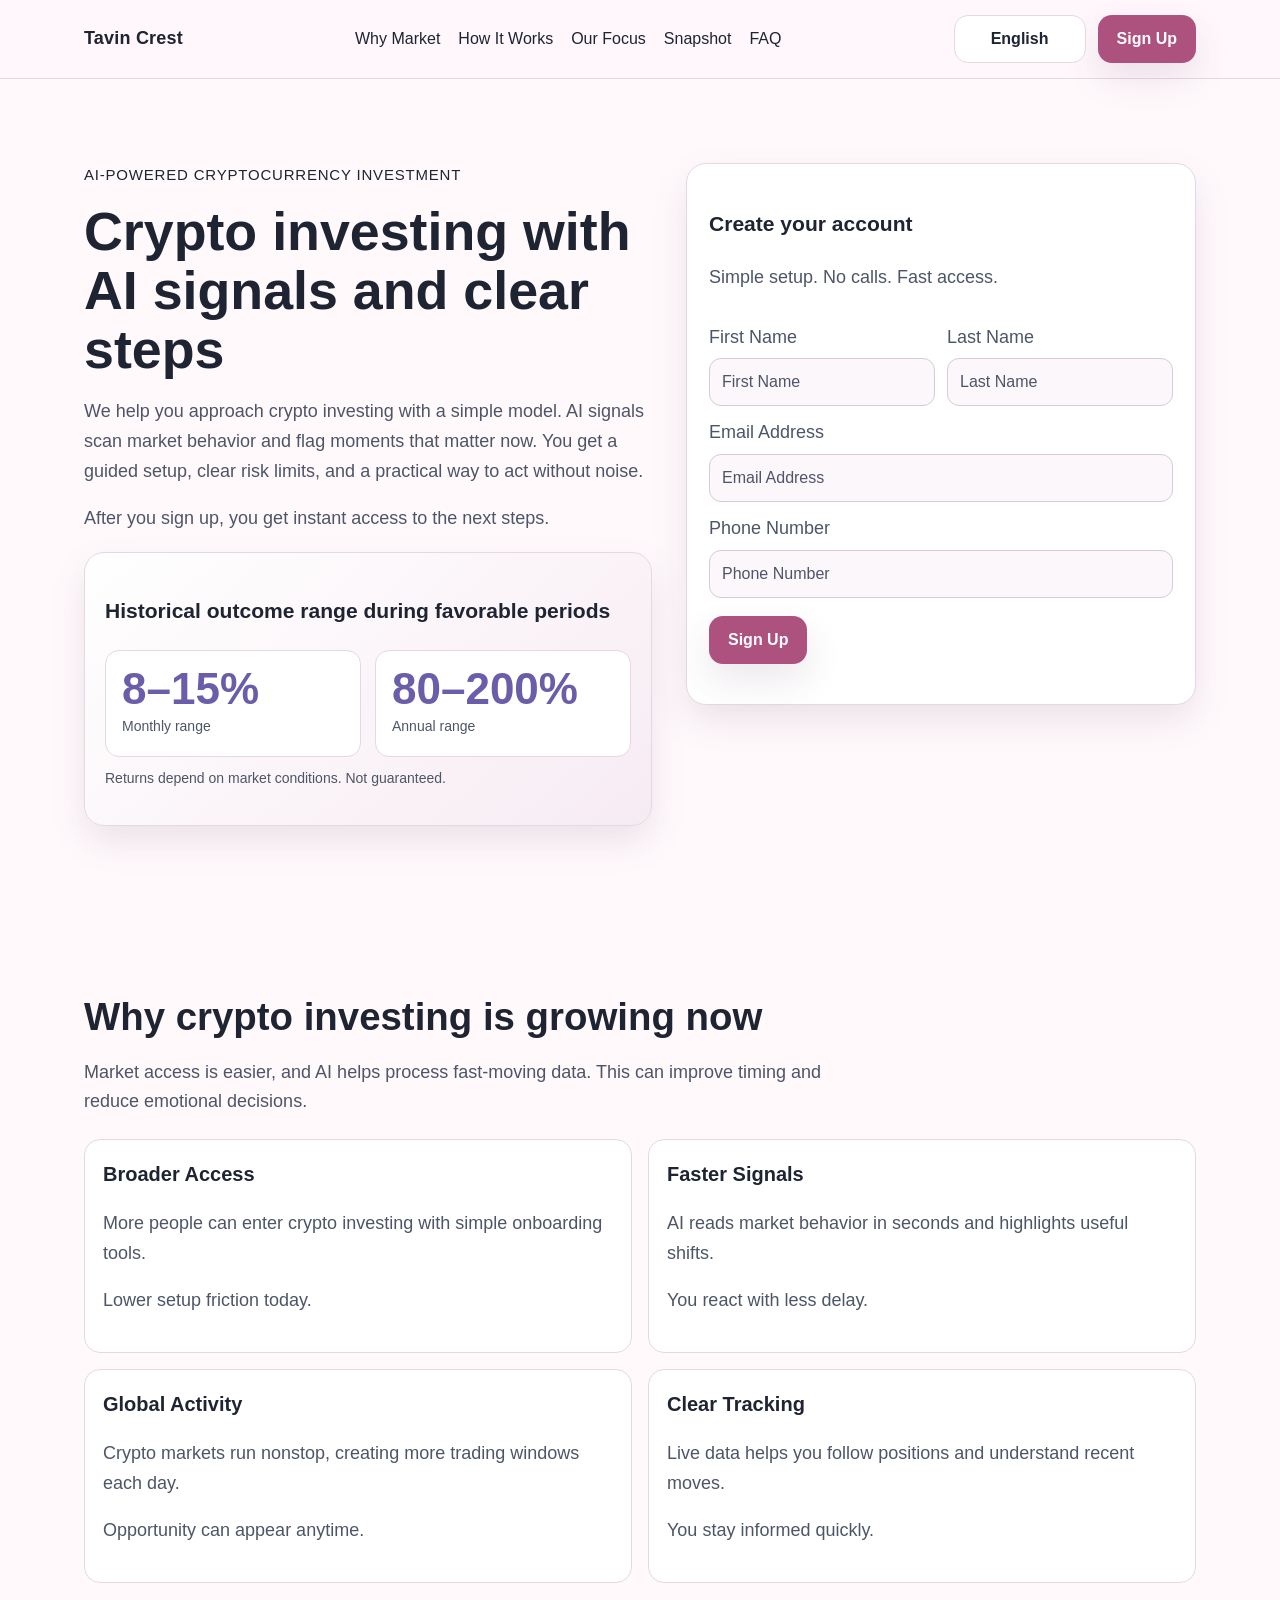
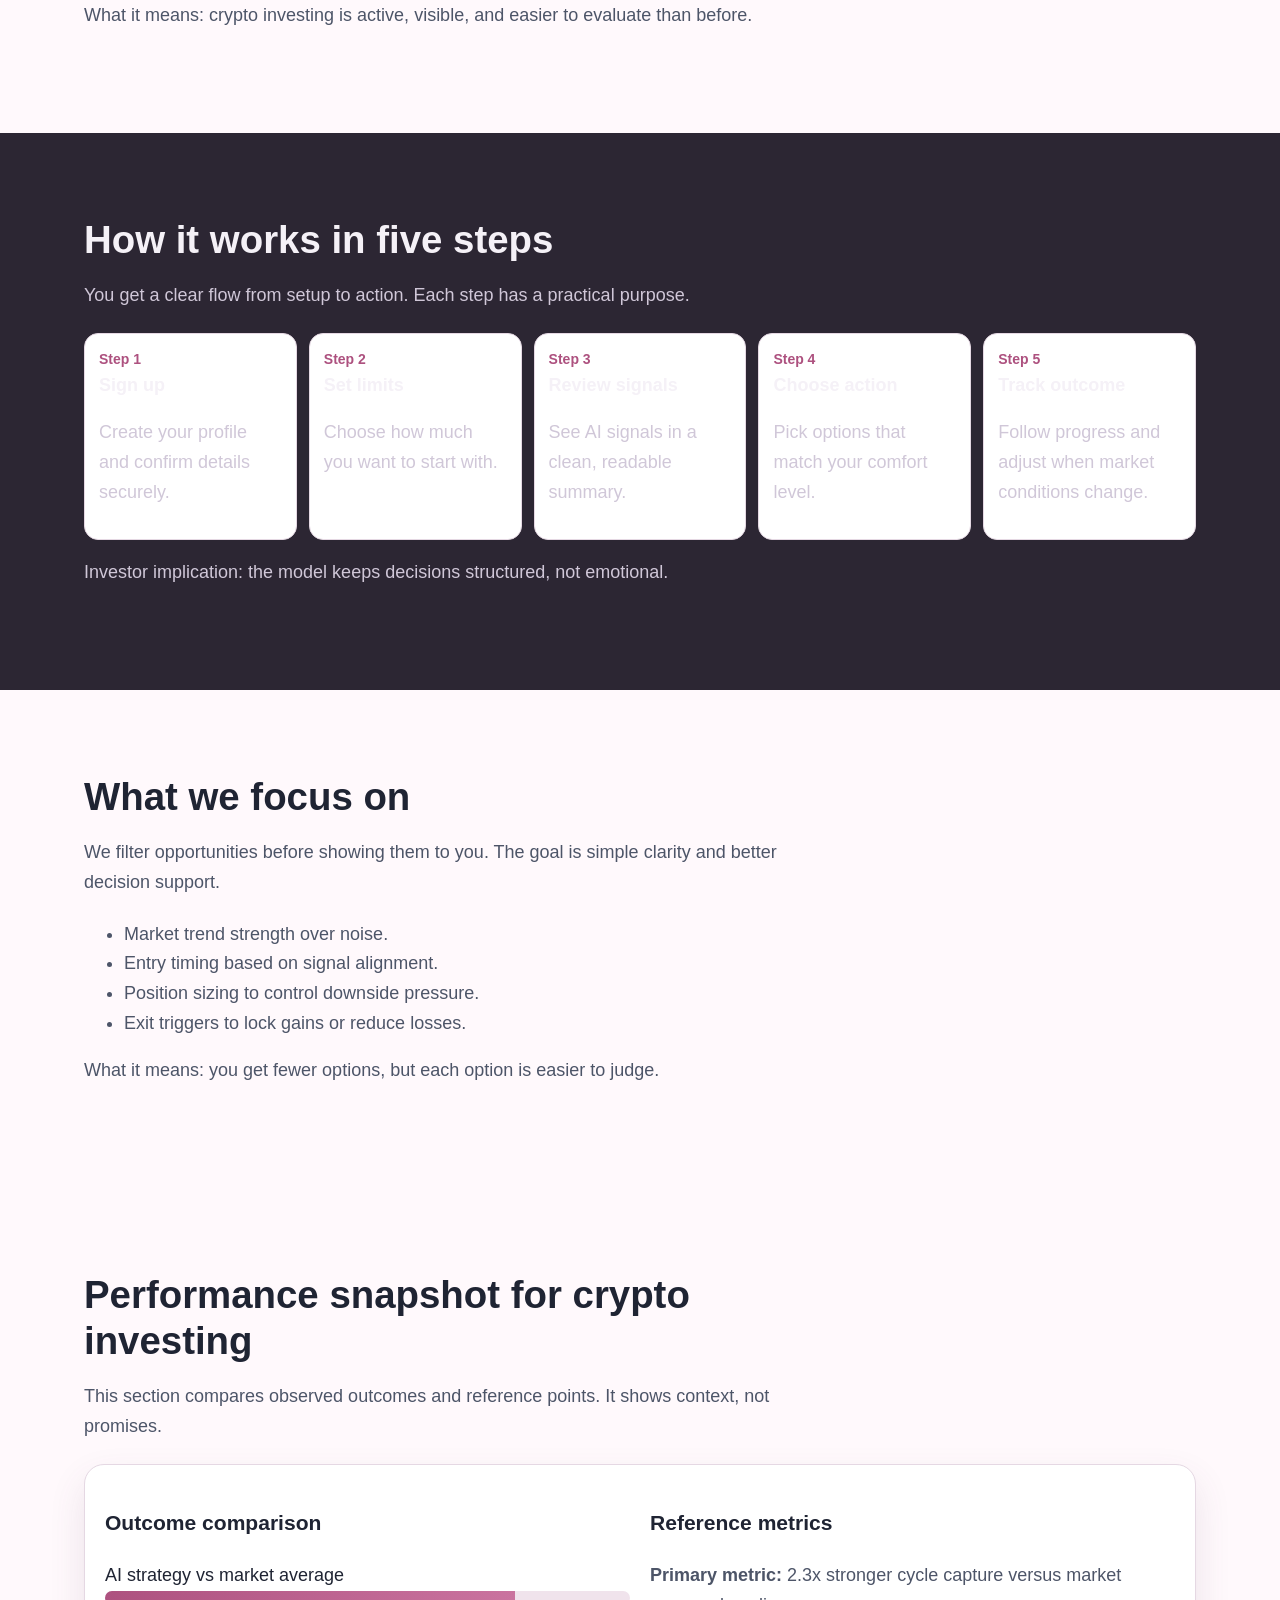
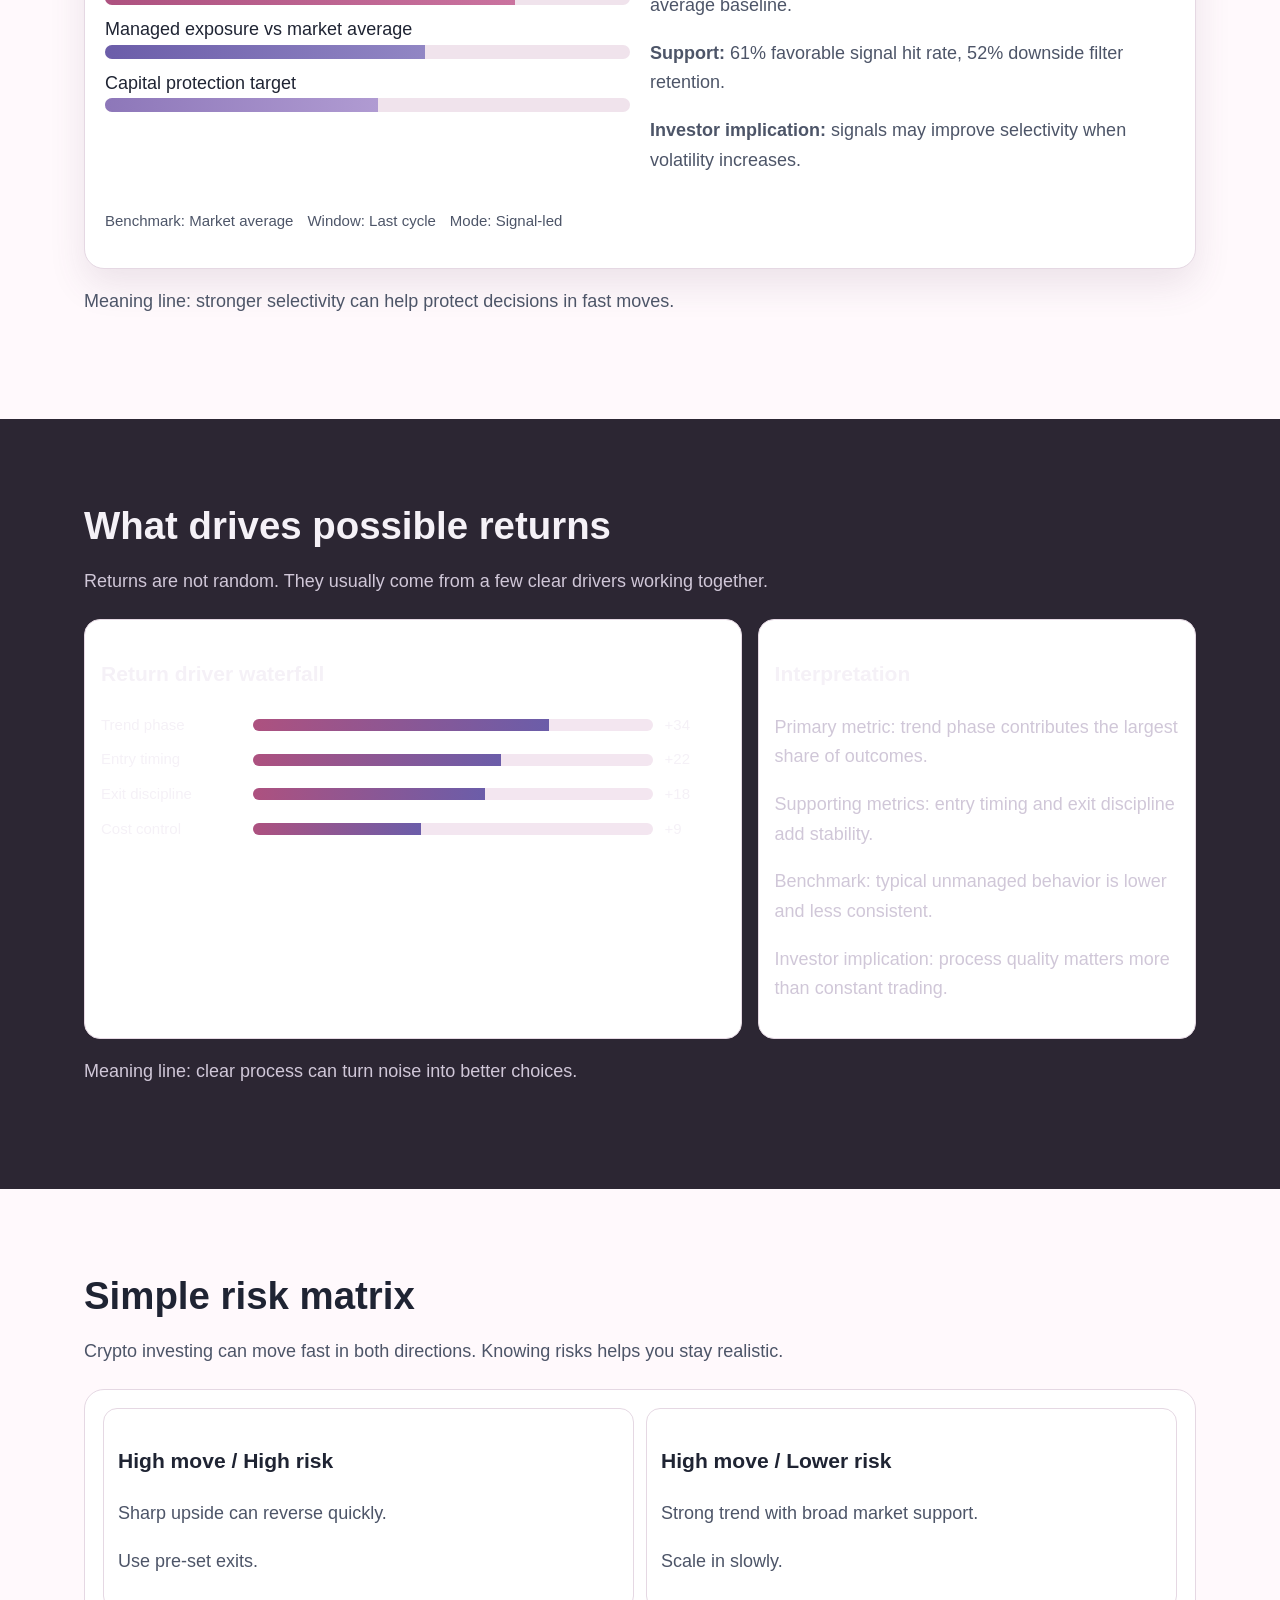
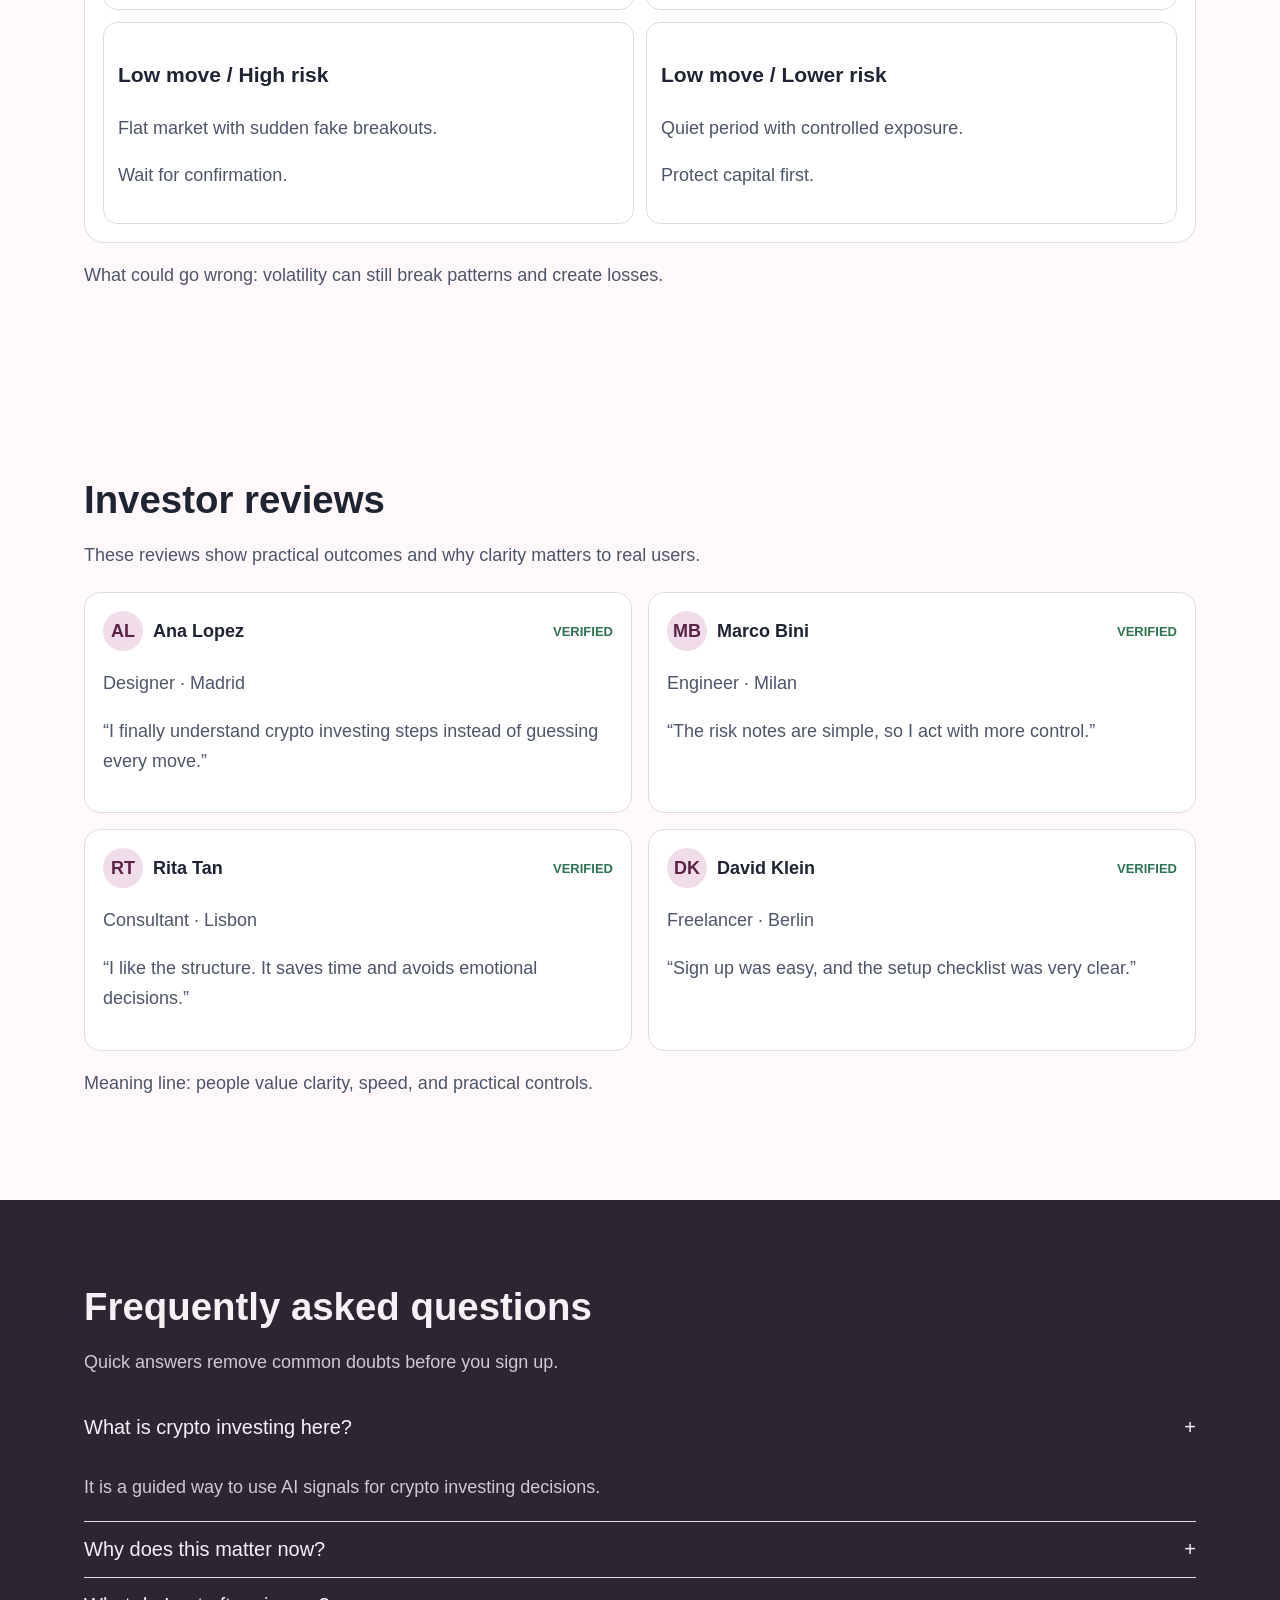
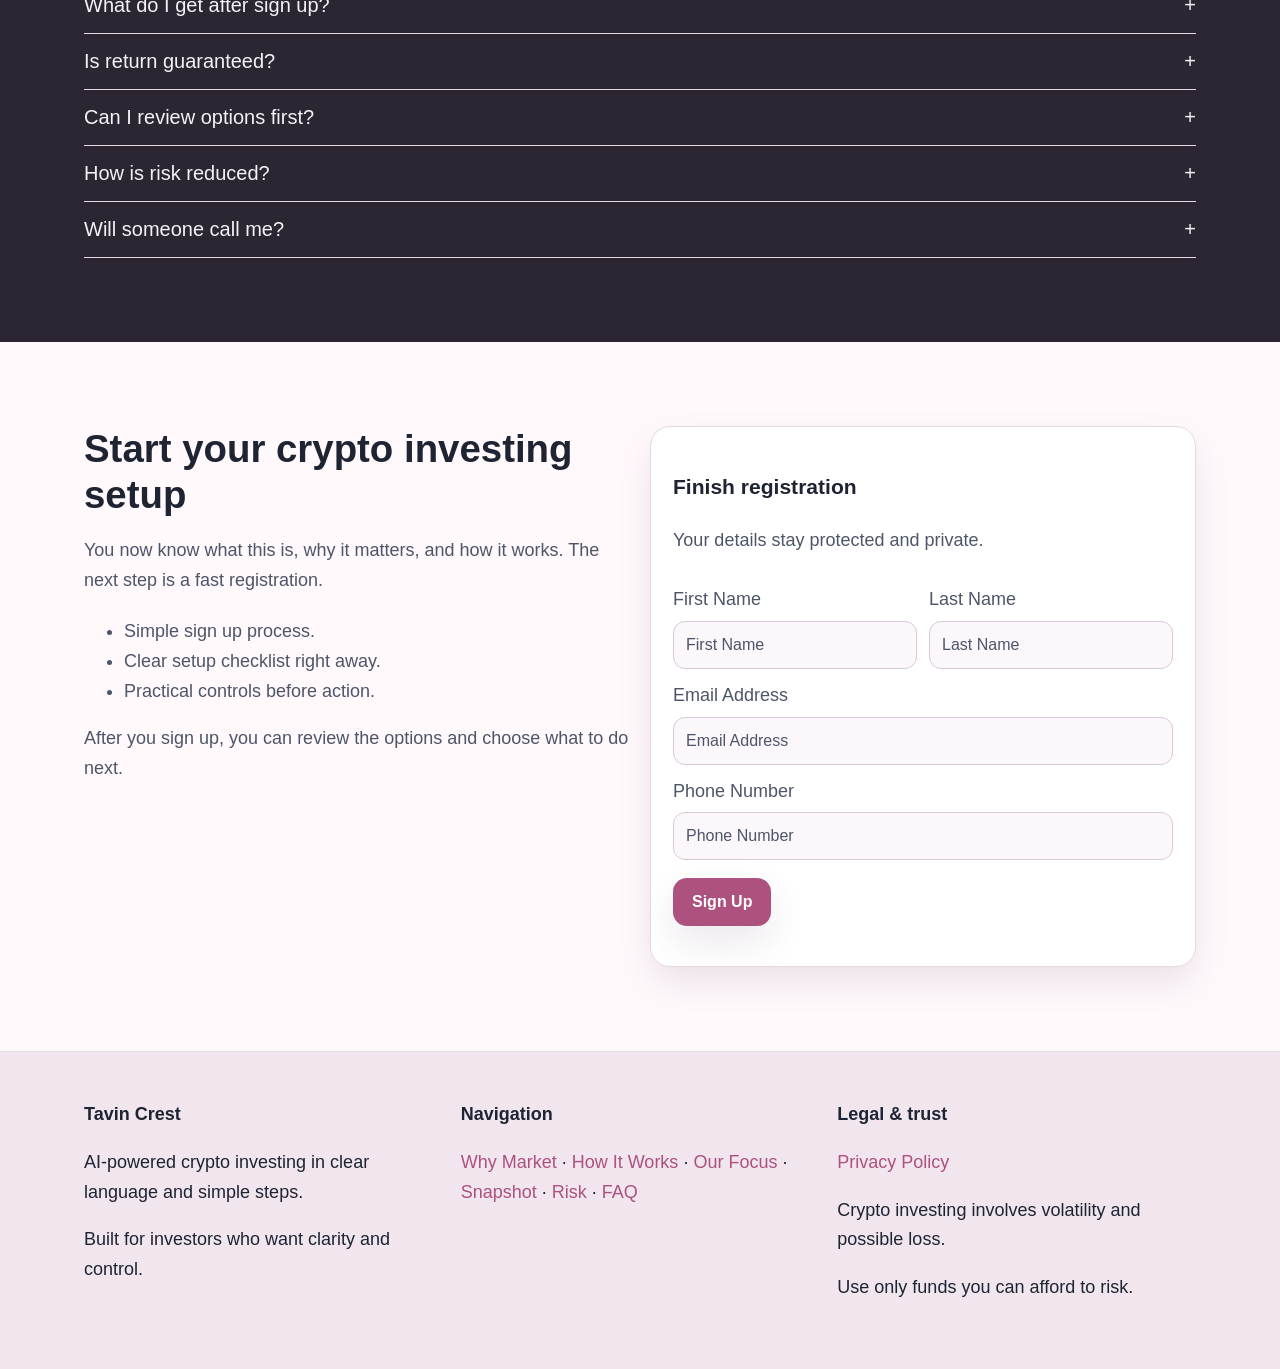
<file: index.html>
<!doctype html>
<html lang="en">
<head>
  <meta charset="UTF-8">
  <meta name="viewport" content="width=device-width, initial-scale=1.0">
  <title>AI-Powered Cryptocurrency Investment | Tavin Crest</title>
  <meta name="description" content="AI-powered crypto investing with clear steps, simple risk controls, and fast sign-up access.">
  <link rel="canonical" href="https://tavincrest.com/">
  <link rel="alternate" hreflang="en" href="https://tavincrest.com/">
  <link rel="alternate" hreflang="de" href="https://tavincrest.com/de/">
  <link rel="alternate" hreflang="fr" href="https://tavincrest.com/fr/">
  <link rel="alternate" hreflang="es" href="https://tavincrest.com/es/">
  <link rel="alternate" hreflang="it" href="https://tavincrest.com/it/">
  <link rel="alternate" hreflang="tr" href="https://tavincrest.com/tr/">
  <link rel="alternate" hreflang="pt" href="https://tavincrest.com/pt/">
  <link rel="alternate" hreflang="ja" href="https://tavincrest.com/jp/">
  <link rel="alternate" hreflang="sk" href="https://tavincrest.com/sk/">
  <link rel="alternate" hreflang="nl-BE" href="https://tavincrest.com/be/">
  <link rel="alternate" hreflang="x-default" href="https://tavincrest.com/">
  <meta property="og:type" content="website">
  <meta property="og:title" content="AI-Powered Cryptocurrency Investment | Tavin Crest">
  <meta property="og:description" content="AI-powered crypto investing with clear steps, simple risk controls, and fast sign-up access.">
  <meta property="og:url" content="https://tavincrest.com/">
  <meta property="og:site_name" content="Tavin Crest">
  <meta name="twitter:card" content="summary_large_image">
  <meta name="twitter:title" content="AI-Powered Cryptocurrency Investment | Tavin Crest">
  <meta name="twitter:description" content="AI-powered crypto investing with clear steps, simple risk controls, and fast sign-up access.">
  <link rel="stylesheet" href="assets/style.css">
  <script defer src="assets/app.js"></script>
</head>
<body>
<header class="site-header">
  <div class="container header-row">
    <div class="brand">Tavin Crest</div>
    <nav class="main-nav" aria-label="Main navigation">
      <a href="#market">Why Market</a><a href="#model">How It Works</a><a href="#focus">Our Focus</a><a href="#metrics">Snapshot</a><a href="#faq">FAQ</a>
    </nav>
    <div class="header-actions">
      <div class="lang-wrap">
        <button class="lang-pill" type="button">English</button>
        <div class="lang-menu">
          <a href="index.html"><svg class="flag" viewBox="0 0 18 12" aria-hidden="true"><rect width="18" height="12" fill="#012169"/></svg>English</a>
<a href="de/index.html"><svg class="flag" viewBox="0 0 18 12"><rect width="18" height="4" fill="#000"/><rect y="4" width="18" height="4" fill="#dd0000"/><rect y="8" width="18" height="4" fill="#ffce00"/></svg>Deutsch</a>
<a href="fr/index.html"><svg class="flag" viewBox="0 0 18 12"><rect width="6" height="12" fill="#0055a4"/><rect x="6" width="6" height="12" fill="#fff"/><rect x="12" width="6" height="12" fill="#ef4135"/></svg>Français</a>
<a href="es/index.html"><svg class="flag" viewBox="0 0 18 12"><rect width="18" height="3" fill="#aa151b"/><rect y="3" width="18" height="6" fill="#f1bf00"/><rect y="9" width="18" height="3" fill="#aa151b"/></svg>Español</a>
<a href="it/index.html"><svg class="flag" viewBox="0 0 18 12"><rect width="6" height="12" fill="#009246"/><rect x="6" width="6" height="12" fill="#fff"/><rect x="12" width="6" height="12" fill="#ce2b37"/></svg>Italiano</a>
<a href="tr/index.html"><svg class="flag" viewBox="0 0 18 12"><rect width="18" height="12" fill="#e30a17"/></svg>Türkçe</a>
<a href="pt/index.html"><svg class="flag" viewBox="0 0 18 12"><rect width="7" height="12" fill="#006600"/><rect x="7" width="11" height="12" fill="#ff0000"/></svg>Português</a>
<a href="jp/index.html"><svg class="flag" viewBox="0 0 18 12"><rect width="18" height="12" fill="#fff"/><circle cx="9" cy="6" r="3" fill="#bc002d"/></svg>日本語</a>
<a href="sk/index.html"><svg class="flag" viewBox="0 0 18 12"><rect width="18" height="4" fill="#fff"/><rect y="4" width="18" height="4" fill="#0b4ea2"/><rect y="8" width="18" height="4" fill="#ee1c25"/><path d="M5 3 h3.5 v5.5 h-3.5 z" fill="#fff"/><path d="M5.3 3.4 h2.9 v4.7 h-2.9 z" fill="#d7141a"/><path d="M6.75 4.2 v2.8 M5.9 5.6 h1.7" stroke="#fff" stroke-width="0.4"/></svg>Slovak</a>
<a href="be/index.html"><svg class="flag" viewBox="0 0 18 12"><rect width="6" height="12" fill="#000"/><rect x="6" width="6" height="12" fill="#ffd90c"/><rect x="12" width="6" height="12" fill="#ef3340"/></svg>Nederlands (BE)</a>

        </div>
      </div>
      <a class="btn btn-primary" href="#signup-final">Sign Up</a>
      <button class="burger" data-burger aria-label="Open menu">☰</button>
    </div>
  </div>
</header>

<div class="drawer-backdrop" data-backdrop></div>
<aside class="drawer" data-drawer aria-label="Mobile menu">
  <button class="drawer-close" data-close-drawer aria-label="Close menu">×</button>
  <nav aria-label="Mobile links">
    <a href="#market">Why Market</a><a href="#model">How It Works</a><a href="#focus">Our Focus</a><a href="#metrics">Snapshot</a><a href="#insights">Insights</a><a href="#risk">Risk</a><a href="#reviews">Reviews</a><a href="#faq">FAQ</a>
  </nav>
  <div class="lang-wrap">
    <button class="lang-pill" type="button">English</button>
    <div class="lang-menu"><a href="index.html"><svg class="flag" viewBox="0 0 18 12" aria-hidden="true"><rect width="18" height="12" fill="#012169"/></svg>English</a>
<a href="de/index.html"><svg class="flag" viewBox="0 0 18 12"><rect width="18" height="4" fill="#000"/><rect y="4" width="18" height="4" fill="#dd0000"/><rect y="8" width="18" height="4" fill="#ffce00"/></svg>Deutsch</a>
<a href="fr/index.html"><svg class="flag" viewBox="0 0 18 12"><rect width="6" height="12" fill="#0055a4"/><rect x="6" width="6" height="12" fill="#fff"/><rect x="12" width="6" height="12" fill="#ef4135"/></svg>Français</a>
<a href="es/index.html"><svg class="flag" viewBox="0 0 18 12"><rect width="18" height="3" fill="#aa151b"/><rect y="3" width="18" height="6" fill="#f1bf00"/><rect y="9" width="18" height="3" fill="#aa151b"/></svg>Español</a>
<a href="it/index.html"><svg class="flag" viewBox="0 0 18 12"><rect width="6" height="12" fill="#009246"/><rect x="6" width="6" height="12" fill="#fff"/><rect x="12" width="6" height="12" fill="#ce2b37"/></svg>Italiano</a>
<a href="tr/index.html"><svg class="flag" viewBox="0 0 18 12"><rect width="18" height="12" fill="#e30a17"/></svg>Türkçe</a>
<a href="pt/index.html"><svg class="flag" viewBox="0 0 18 12"><rect width="7" height="12" fill="#006600"/><rect x="7" width="11" height="12" fill="#ff0000"/></svg>Português</a>
<a href="jp/index.html"><svg class="flag" viewBox="0 0 18 12"><rect width="18" height="12" fill="#fff"/><circle cx="9" cy="6" r="3" fill="#bc002d"/></svg>日本語</a>
<a href="sk/index.html"><svg class="flag" viewBox="0 0 18 12"><rect width="18" height="4" fill="#fff"/><rect y="4" width="18" height="4" fill="#0b4ea2"/><rect y="8" width="18" height="4" fill="#ee1c25"/><path d="M5 3 h3.5 v5.5 h-3.5 z" fill="#fff"/><path d="M5.3 3.4 h2.9 v4.7 h-2.9 z" fill="#d7141a"/><path d="M6.75 4.2 v2.8 M5.9 5.6 h1.7" stroke="#fff" stroke-width="0.4"/></svg>Slovak</a>
<a href="be/index.html"><svg class="flag" viewBox="0 0 18 12"><rect width="6" height="12" fill="#000"/><rect x="6" width="6" height="12" fill="#ffd90c"/><rect x="12" width="6" height="12" fill="#ef3340"/></svg>Nederlands (BE)</a>
</div>
  </div>
  <p><a class="btn btn-primary" href="#signup-final">Sign Up</a></p>
</aside>

<main>
<section class="section light hero">
  <div class="container hero-grid">
    <div>
      <div class="eyebrow">AI-Powered Cryptocurrency Investment</div>
      <h1>Crypto investing with AI signals and clear steps</h1>
      <p>We help you approach crypto investing with a simple model. AI signals scan market behavior and flag moments that matter now. You get a guided setup, clear risk limits, and a practical way to act without noise.</p>
      <p>After you sign up, you get instant access to the next steps.</p>
      <div class="feature-panel reveal" aria-label="Performance range panel">
        <h3>Historical outcome range during favorable periods</h3>
        <div class="feature-metrics">
          <div class="metric-big"><strong>8–15%</strong><span>Monthly range</span></div>
          <div class="metric-big"><strong>80–200%</strong><span>Annual range</span></div>
        </div>
        <p class="micro-note">Returns depend on market conditions. Not guaranteed.</p>
      </div>
    </div>
    <div class="form-card" id="signup-hero">
      <h3 class="form-title">Create your account</h3>
      <p class="form-sub">Simple setup. No calls. Fast access.</p>
      <form>
        <div class="form-grid">
          <div class="form-row"><label for="hf">First Name</label><input id="hf" name="firstName" placeholder="First Name"></div>
          <div class="form-row"><label for="hl">Last Name</label><input id="hl" name="lastName" placeholder="Last Name"></div>
        </div>
        <div class="form-row"><label for="he">Email Address</label><input id="he" name="email" type="email" placeholder="Email Address"></div>
        <div class="form-row"><label for="hp">Phone Number</label><input id="hp" name="phone" type="tel" placeholder="Phone Number"></div>
        <p><button class="btn btn-primary" type="submit">Sign Up</button></p>
      </form>
    </div>
  </div>
</section>

<section class="section light" id="market">
  <div class="container">
    <div class="section-head"><h2>Why crypto investing is growing now</h2><p>Market access is easier, and AI helps process fast-moving data. This can improve timing and reduce emotional decisions.</p></div>
    <div class="cards-4 reveal">
      <article class="card"><h3>Broader Access</h3><p>More people can enter crypto investing with simple onboarding tools.</p><p class="muted">Lower setup friction today.</p></article>
      <article class="card"><h3>Faster Signals</h3><p>AI reads market behavior in seconds and highlights useful shifts.</p><p class="muted">You react with less delay.</p></article>
      <article class="card"><h3>Global Activity</h3><p>Crypto markets run nonstop, creating more trading windows each day.</p><p class="muted">Opportunity can appear anytime.</p></article>
      <article class="card"><h3>Clear Tracking</h3><p>Live data helps you follow positions and understand recent moves.</p><p class="muted">You stay informed quickly.</p></article>
    </div>
    <p>What it means: crypto investing is active, visible, and easier to evaluate than before.</p>
  </div>
</section>

<section class="section dark" id="model">
  <div class="container">
    <div class="section-head"><h2>How it works in five steps</h2><p>You get a clear flow from setup to action. Each step has a practical purpose.</p></div>
    <div class="model-flow reveal">
      <div class="step"><b>Step 1</b><strong>Sign up</strong><p>Create your profile and confirm details securely.</p></div>
      <div class="step"><b>Step 2</b><strong>Set limits</strong><p>Choose how much you want to start with.</p></div>
      <div class="step"><b>Step 3</b><strong>Review signals</strong><p>See AI signals in a clean, readable summary.</p></div>
      <div class="step"><b>Step 4</b><strong>Choose action</strong><p>Pick options that match your comfort level.</p></div>
      <div class="step"><b>Step 5</b><strong>Track outcome</strong><p>Follow progress and adjust when market conditions change.</p></div>
    </div>
    <p>Investor implication: the model keeps decisions structured, not emotional.</p>
  </div>
</section>

<section class="section light" id="focus">
  <div class="container">
    <div class="section-head"><h2>What we focus on</h2><p>We filter opportunities before showing them to you. The goal is simple clarity and better decision support.</p></div>
    <ul>
      <li>Market trend strength over noise.</li>
      <li>Entry timing based on signal alignment.</li>
      <li>Position sizing to control downside pressure.</li>
      <li>Exit triggers to lock gains or reduce losses.</li>
    </ul>
    <p>What it means: you get fewer options, but each option is easier to judge.</p>
  </div>
</section>

<section class="section light" id="metrics">
  <div class="container">
    <div class="section-head"><h2>Performance snapshot for crypto investing</h2><p>This section compares observed outcomes and reference points. It shows context, not promises.</p></div>
    <div class="metrics-panel reveal">
      <div class="dual-bars">
        <div class="bar-group">
          <h3>Outcome comparison</h3>
          <div class="row">AI strategy vs market average<div class="track"><div class="fill-a"></div></div></div>
          <div class="row">Managed exposure vs market average<div class="track"><div class="fill-b"></div></div></div>
          <div class="row">Capital protection target<div class="track"><div class="fill-c"></div></div></div>
        </div>
        <div>
          <h3>Reference metrics</h3>
          <p><strong>Primary metric:</strong> 2.3x stronger cycle capture versus market average baseline.</p>
          <p><strong>Support:</strong> 61% favorable signal hit rate, 52% downside filter retention.</p>
          <p><strong>Investor implication:</strong> signals may improve selectivity when volatility increases.</p>
        </div>
      </div>
      <p class="legend"><span>Benchmark: Market average</span><span>Window: Last cycle</span><span>Mode: Signal-led</span></p>
    </div>
    <p>Meaning line: stronger selectivity can help protect decisions in fast moves.</p>
  </div>
</section>

<section class="section dark" id="insights">
  <div class="container">
    <div class="section-head"><h2>What drives possible returns</h2><p>Returns are not random. They usually come from a few clear drivers working together.</p></div>
    <div class="waterfall reveal">
      <article class="water-card">
        <h3>Return driver waterfall</h3>
        <div class="water-bars">
          <div class="item"><div>Trend phase</div><div><i style="width:74%"></i></div><div>+34</div></div>
          <div class="item"><div>Entry timing</div><div><i style="width:62%"></i></div><div>+22</div></div>
          <div class="item"><div>Exit discipline</div><div><i style="width:58%"></i></div><div>+18</div></div>
          <div class="item"><div>Cost control</div><div><i style="width:42%"></i></div><div>+9</div></div>
        </div>
      </article>
      <article class="water-card">
        <h3>Interpretation</h3>
        <p>Primary metric: trend phase contributes the largest share of outcomes.</p>
        <p>Supporting metrics: entry timing and exit discipline add stability.</p>
        <p>Benchmark: typical unmanaged behavior is lower and less consistent.</p>
        <p>Investor implication: process quality matters more than constant trading.</p>
      </article>
    </div>
    <p>Meaning line: clear process can turn noise into better choices.</p>
  </div>
</section>

<section class="section light" id="risk">
  <div class="container">
    <div class="section-head"><h2>Simple risk matrix</h2><p>Crypto investing can move fast in both directions. Knowing risks helps you stay realistic.</p></div>
    <div class="risk-matrix reveal">
      <div class="cell"><h3>High move / High risk</h3><p>Sharp upside can reverse quickly.</p><p class="muted">Use pre-set exits.</p></div>
      <div class="cell"><h3>High move / Lower risk</h3><p>Strong trend with broad market support.</p><p class="muted">Scale in slowly.</p></div>
      <div class="cell"><h3>Low move / High risk</h3><p>Flat market with sudden fake breakouts.</p><p class="muted">Wait for confirmation.</p></div>
      <div class="cell"><h3>Low move / Lower risk</h3><p>Quiet period with controlled exposure.</p><p class="muted">Protect capital first.</p></div>
    </div>
    <p>What could go wrong: volatility can still break patterns and create losses.</p>
  </div>
</section>

<section class="section light" id="reviews">
  <div class="container">
    <div class="section-head"><h2>Investor reviews</h2><p>These reviews show practical outcomes and why clarity matters to real users.</p></div>
    <div class="reviews reveal">
      <article class="card"><div class="review-head"><div class="avatar">AL</div><strong>Ana Lopez</strong><span class="verified">VERIFIED</span></div><p class="muted">Designer · Madrid</p><p>“I finally understand crypto investing steps instead of guessing every move.”</p></article>
      <article class="card"><div class="review-head"><div class="avatar">MB</div><strong>Marco Bini</strong><span class="verified">VERIFIED</span></div><p class="muted">Engineer · Milan</p><p>“The risk notes are simple, so I act with more control.”</p></article>
      <article class="card"><div class="review-head"><div class="avatar">RT</div><strong>Rita Tan</strong><span class="verified">VERIFIED</span></div><p class="muted">Consultant · Lisbon</p><p>“I like the structure. It saves time and avoids emotional decisions.”</p></article>
      <article class="card"><div class="review-head"><div class="avatar">DK</div><strong>David Klein</strong><span class="verified">VERIFIED</span></div><p class="muted">Freelancer · Berlin</p><p>“Sign up was easy, and the setup checklist was very clear.”</p></article>
    </div>
    <p>Meaning line: people value clarity, speed, and practical controls.</p>
  </div>
</section>

<section class="section dark" id="faq">
  <div class="container">
    <div class="section-head"><h2>Frequently asked questions</h2><p>Quick answers remove common doubts before you sign up.</p></div>
    <div class="faq">
      <div class="faq-item active"><button class="faq-btn">What is crypto investing here?<span>+</span></button><div class="faq-panel"><p>It is a guided way to use AI signals for crypto investing decisions.</p></div></div>
      <div class="faq-item"><button class="faq-btn">Why does this matter now?<span>+</span></button><div class="faq-panel"><p>Market activity is high, and faster signal reading helps with timing.</p></div></div>
      <div class="faq-item"><button class="faq-btn">What do I get after sign up?<span>+</span></button><div class="faq-panel"><p>After you sign up, you will see a clear setup checklist.</p></div></div>
      <div class="faq-item"><button class="faq-btn">Is return guaranteed?<span>+</span></button><div class="faq-panel"><p>No. Returns depend on market conditions and can be negative.</p></div></div>
      <div class="faq-item"><button class="faq-btn">Can I review options first?<span>+</span></button><div class="faq-panel"><p>After you sign up, you can review the options and choose what to do next.</p></div></div>
      <div class="faq-item"><button class="faq-btn">How is risk reduced?<span>+</span></button><div class="faq-panel"><p>By sizing positions, setting exits, and avoiding random entries.</p></div></div>
      <div class="faq-item"><button class="faq-btn">Will someone call me?<span>+</span></button><div class="faq-panel"><p>We may send a short email to confirm your details.</p></div></div>
    </div>
  </div>
</section>

<section class="section light" id="signup-final">
  <div class="container final-grid">
    <div>
      <div class="section-head"><h2>Start your crypto investing setup</h2><p>You now know what this is, why it matters, and how it works. The next step is a fast registration.</p></div>
      <ul>
        <li>Simple sign up process.</li>
        <li>Clear setup checklist right away.</li>
        <li>Practical controls before action.</li>
      </ul>
      <p>After you sign up, you can review the options and choose what to do next.</p>
    </div>
    <div class="form-card">
      <h3 class="form-title">Finish registration</h3>
      <p class="form-sub">Your details stay protected and private.</p>
      <form>
        <div class="form-grid">
          <div class="form-row"><label for="ff">First Name</label><input id="ff" name="firstName2" placeholder="First Name"></div>
          <div class="form-row"><label for="fl">Last Name</label><input id="fl" name="lastName2" placeholder="Last Name"></div>
        </div>
        <div class="form-row"><label for="fe">Email Address</label><input id="fe" name="email2" type="email" placeholder="Email Address"></div>
        <div class="form-row"><label for="fp">Phone Number</label><input id="fp" name="phone2" type="tel" placeholder="Phone Number"></div>
        <p><button class="btn btn-primary" type="submit">Sign Up</button></p>
      </form>
    </div>
  </div>
</section>
</main>

<footer class="footer">
  <div class="container footer-grid">
    <div><h4>Tavin Crest</h4><p>AI-powered crypto investing in clear language and simple steps.</p><p>Built for investors who want clarity and control.</p></div>
    <div><h4>Navigation</h4><p><a href="#market">Why Market</a> · <a href="#model">How It Works</a> · <a href="#focus">Our Focus</a> · <a href="#metrics">Snapshot</a> · <a href="#risk">Risk</a> · <a href="#faq">FAQ</a></p></div>
    <div><h4>Legal & trust</h4><p><a href="#" data-open-privacy>Privacy Policy</a></p><p>Crypto investing involves volatility and possible loss.</p><p>Use only funds you can afford to risk.</p></div>
  </div>
</footer>

<div class="modal-backdrop" data-modal>
  <div class="modal" role="dialog" aria-modal="true" aria-label="Privacy Policy">
    <div class="modal-head"><strong>Privacy Policy</strong><button data-close-privacy aria-label="Close">×</button></div>
    <div class="modal-body">
      <h3>Introduction</h3><p>We explain how we collect and use your data in simple terms.</p>
      <h3>Data collection</h3><p>We collect account details you submit through registration forms.</p>
      <h3>Legal basis</h3><p>We process data to provide requested services and maintain security.</p>
      <h3>Cookies</h3><p>We use cookies to keep core features working and improve usability.</p>
      <h3>Retention</h3><p>We keep data only as long as needed for service and legal duties.</p>
      <h3>Third-party sharing</h3><p>We share limited data with trusted providers needed for operations.</p>
      <h3>Security</h3><p>We apply technical and organizational safeguards to protect records.</p>
      <h3>User rights</h3><p>You can request access, correction, or deletion of personal data.</p>
      <h3>International transfers</h3><p>Some providers may process data in other countries with safeguards.</p>
      <h3>Industry risk disclosure</h3><p>Crypto investing can be volatile, and losses can occur.</p>
      <h3>Contact</h3><p>Email: privacy@tavincrest.com</p>
    </div>
    <div class="modal-foot"><button class="btn" data-close-privacy>Close</button></div>
  </div>
</div>

<script type="application/ld+json">
{"@context":"https://schema.org","@graph":[{"@type":"Organization","name":"Tavin Crest","url":"https://tavincrest.com/"},{"@type":"WebSite","name":"Tavin Crest","url":"https://tavincrest.com/"},{"@type":"FAQPage","mainEntity":[{"@type":"Question","name":"What is crypto investing here?","acceptedAnswer":{"@type":"Answer","text":"It is a guided way to use AI signals for crypto investing decisions."}},{"@type":"Question","name":"Is return guaranteed?","acceptedAnswer":{"@type":"Answer","text":"No. Returns depend on market conditions and can be negative."}}]},{"@type":"Review","author":{"@type":"Person","name":"Ana Lopez"},"reviewBody":"I finally understand crypto investing steps instead of guessing every move.","itemReviewed":{"@type":"Service","name":"Tavin Crest"}}]}
</script>
</body>
</html>
</file>
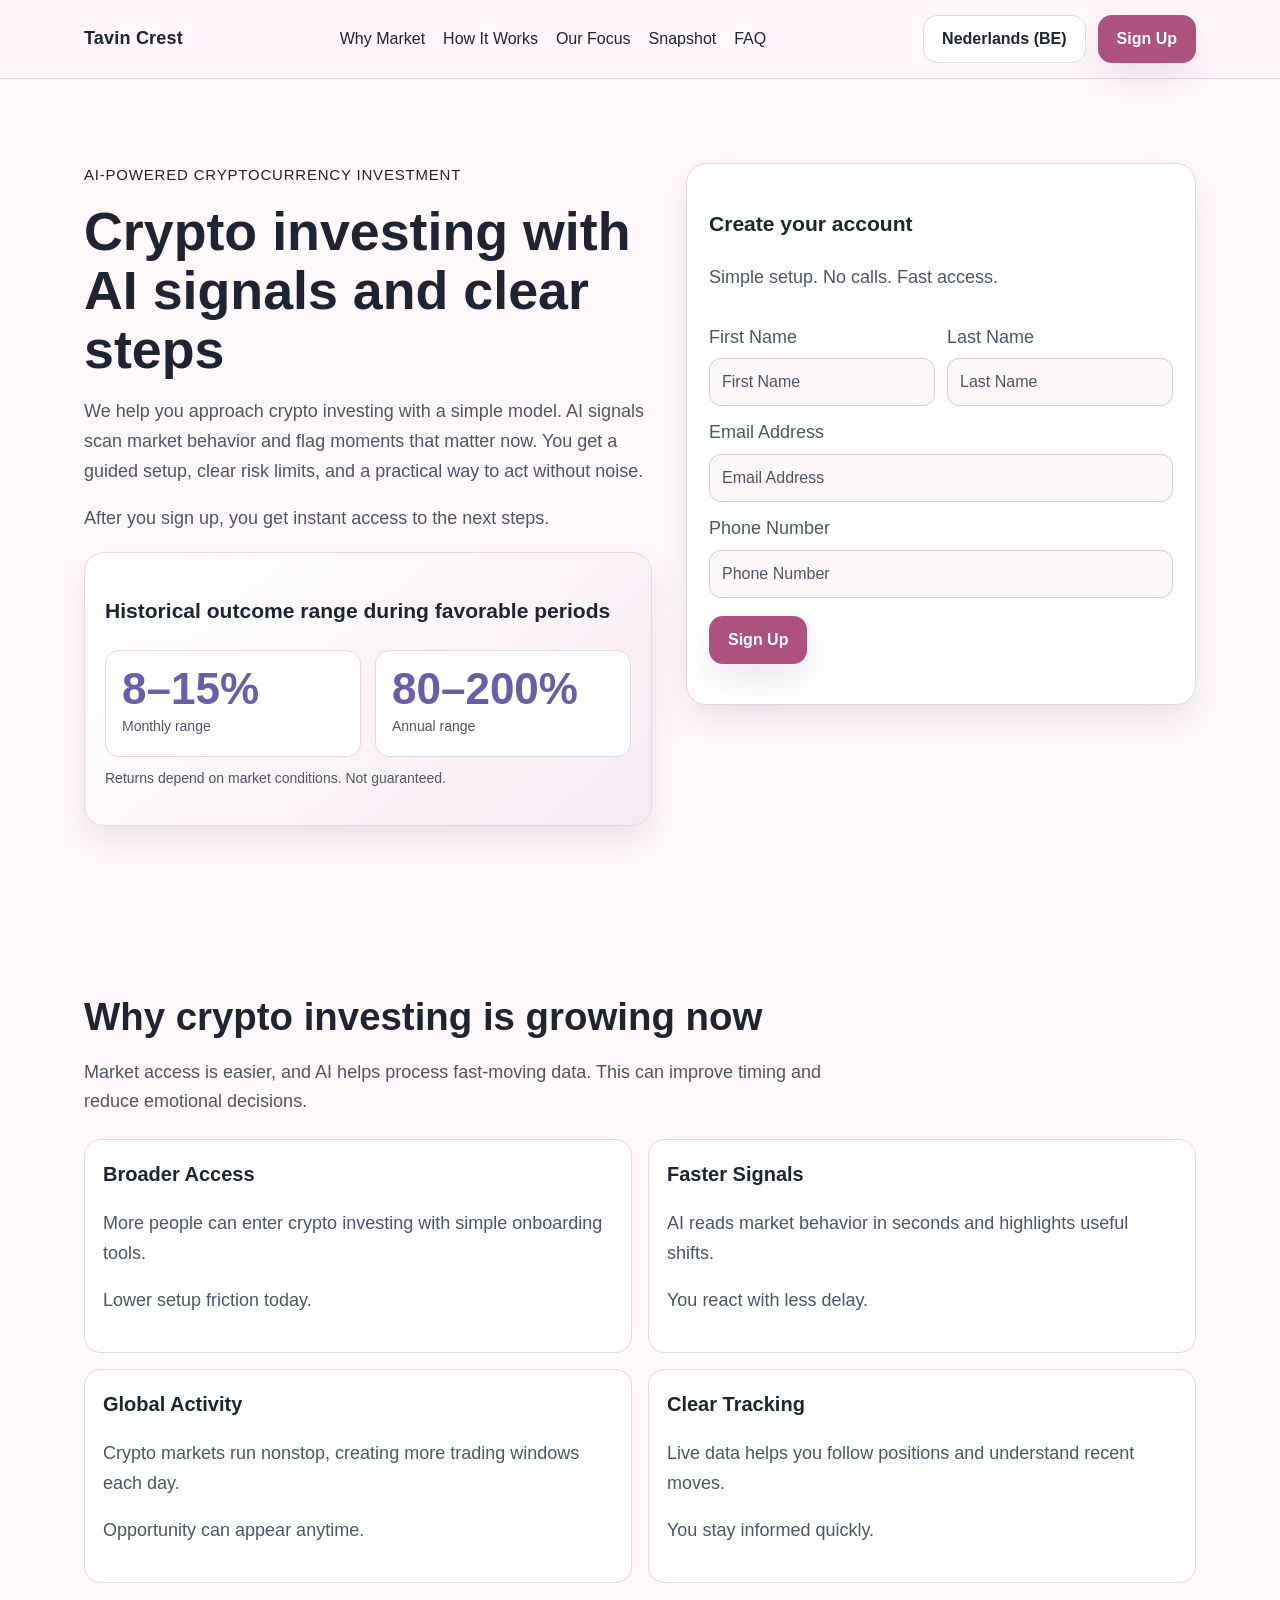
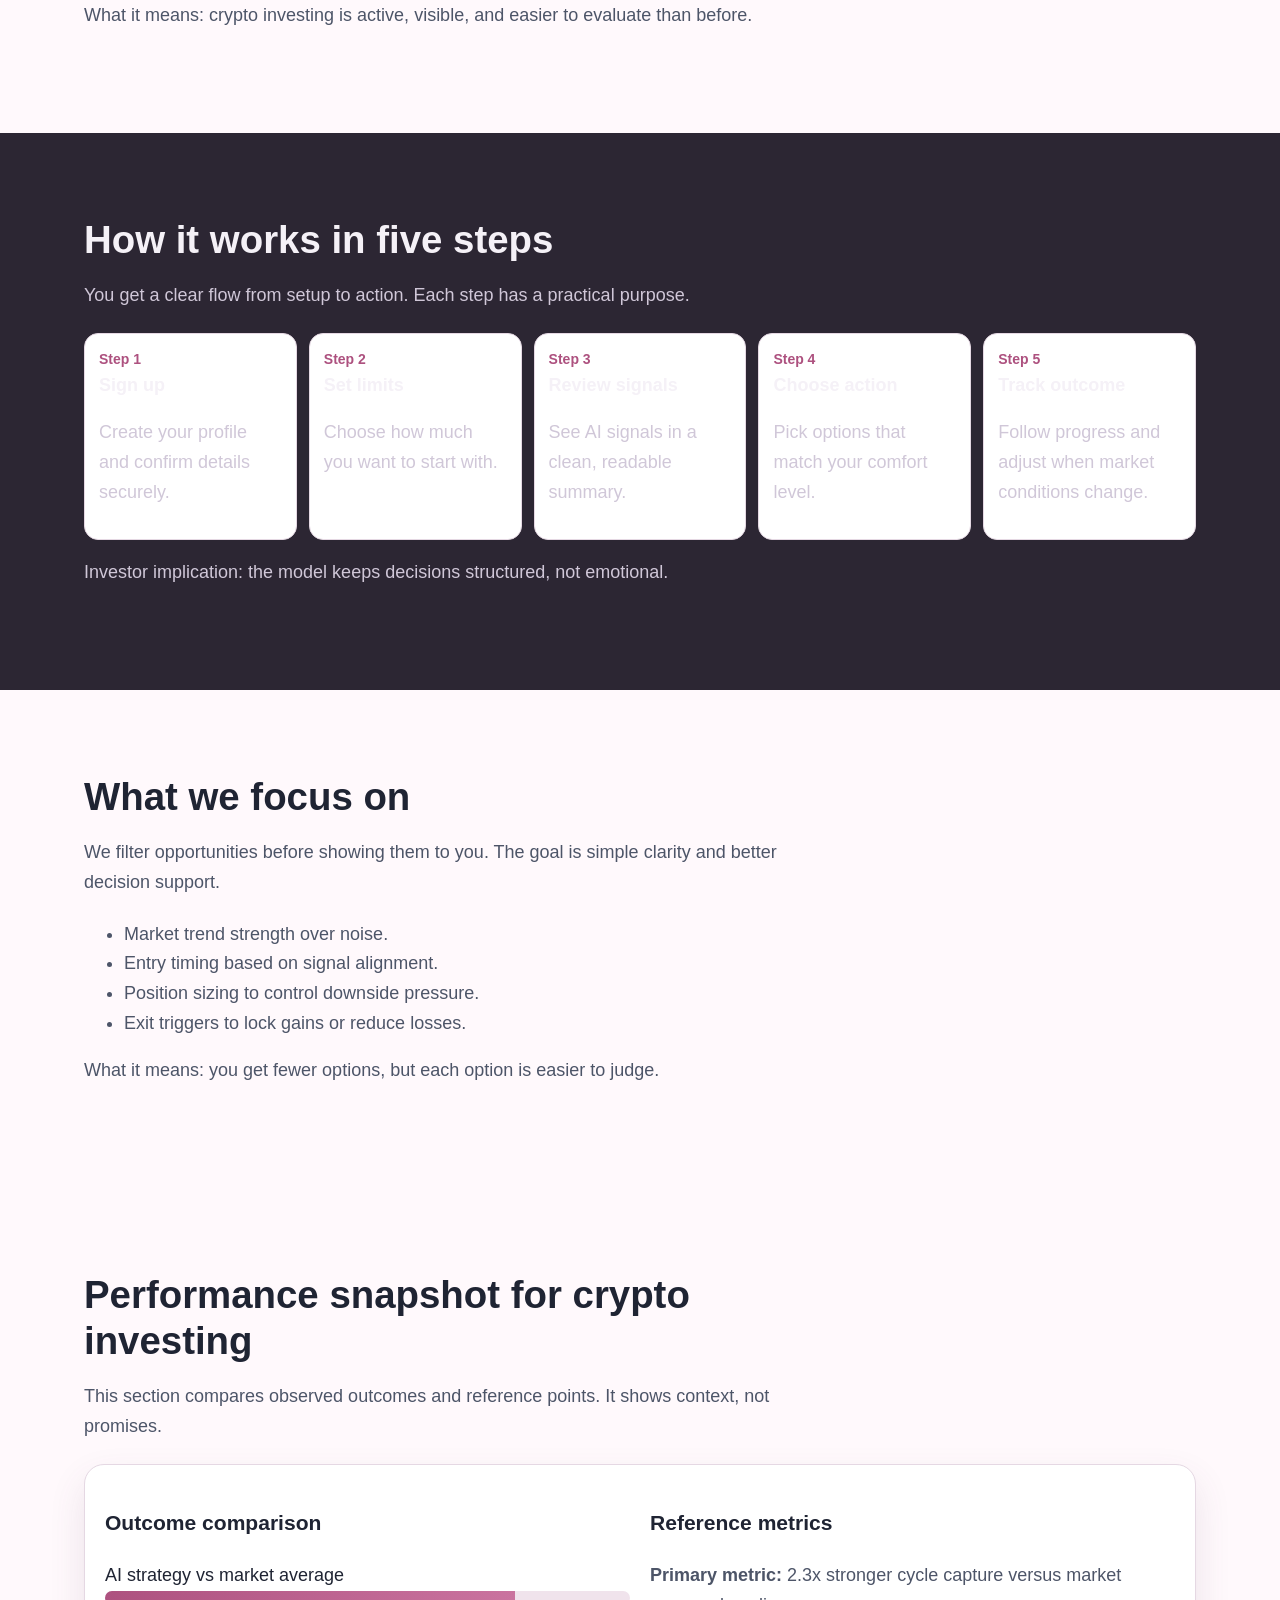
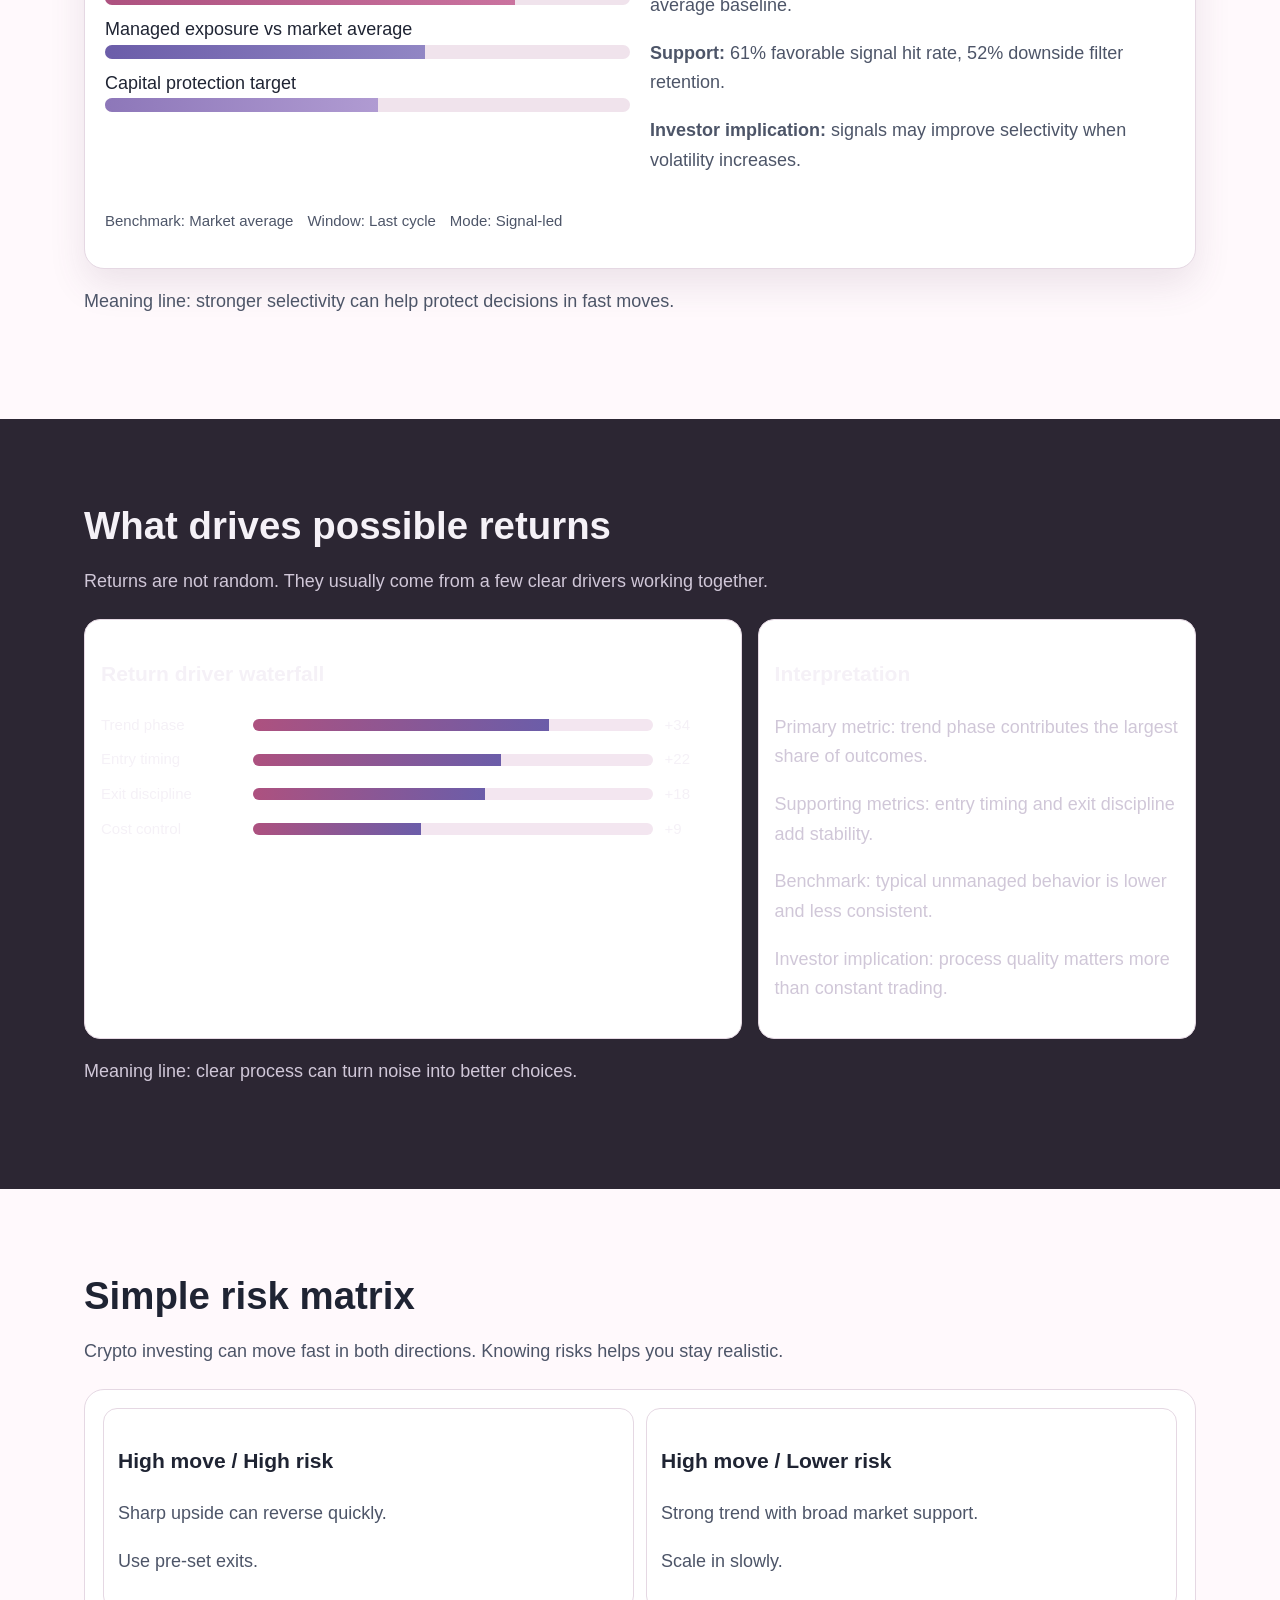
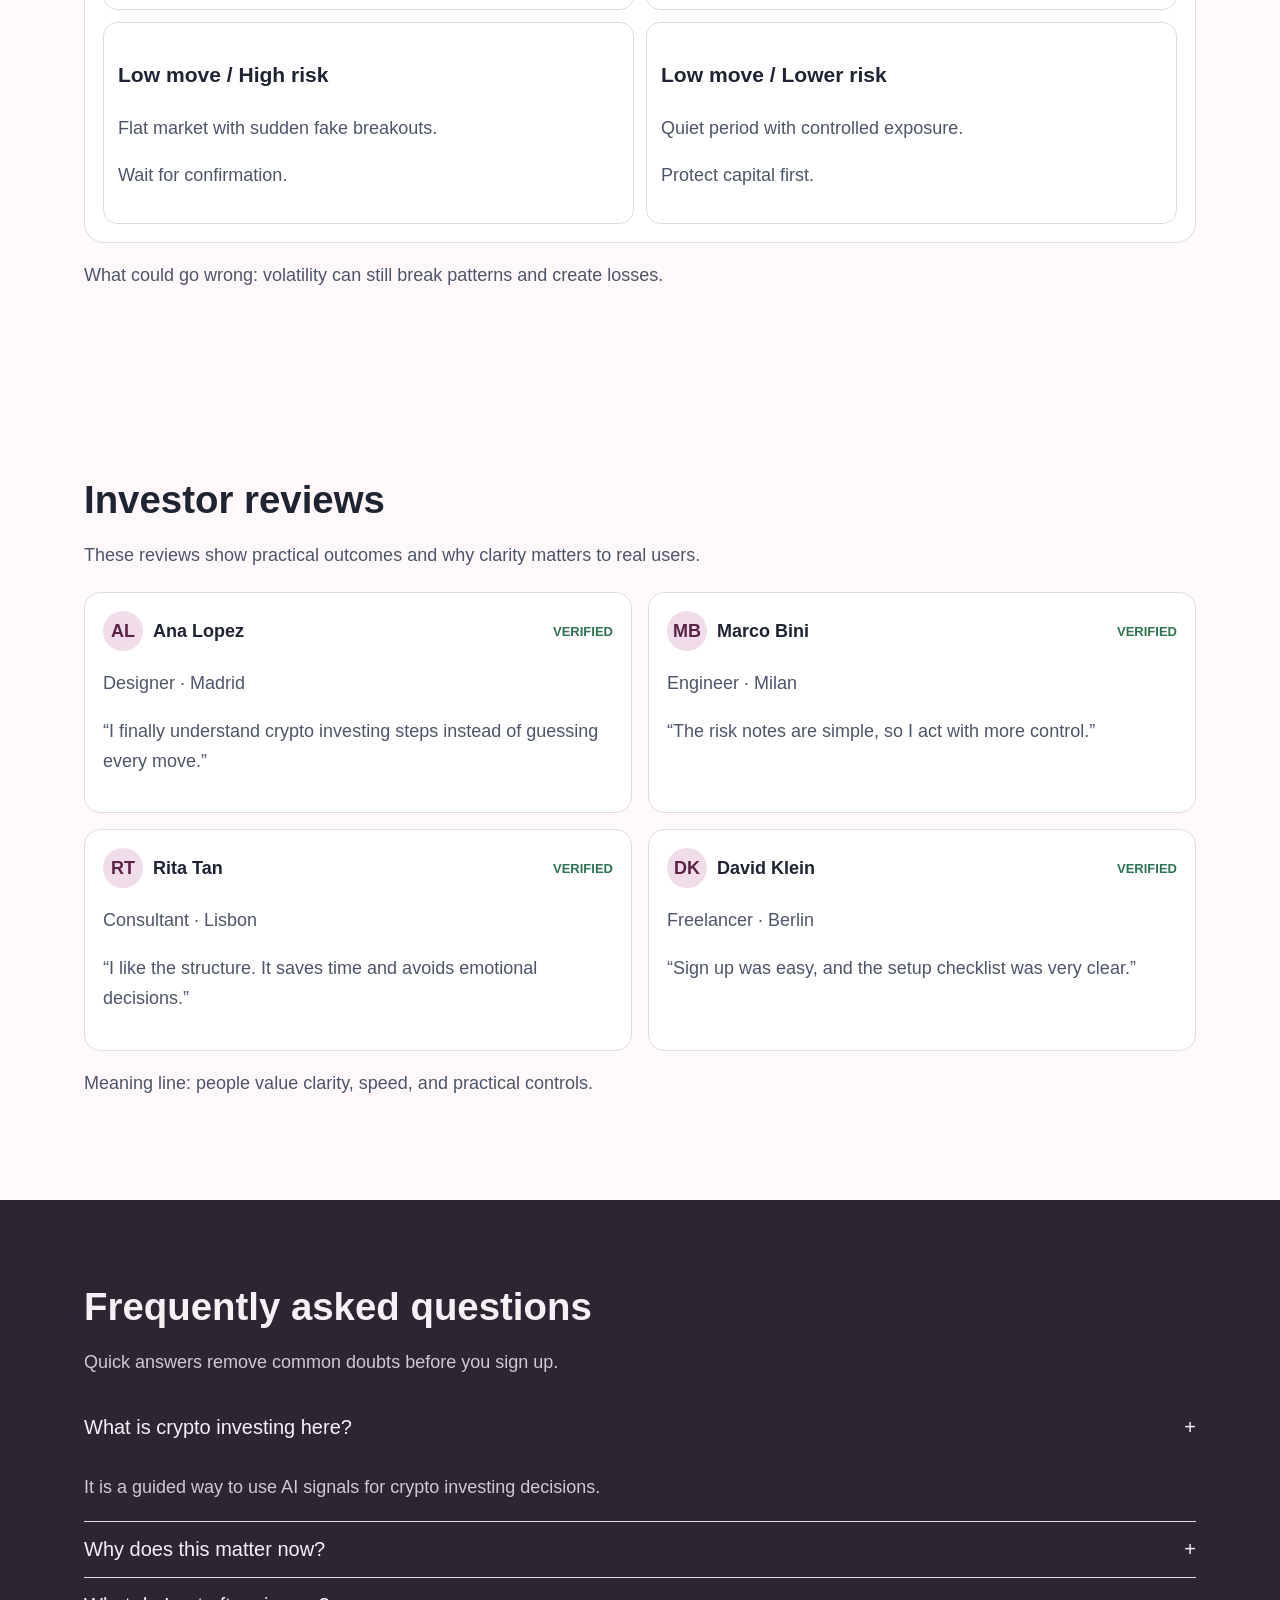
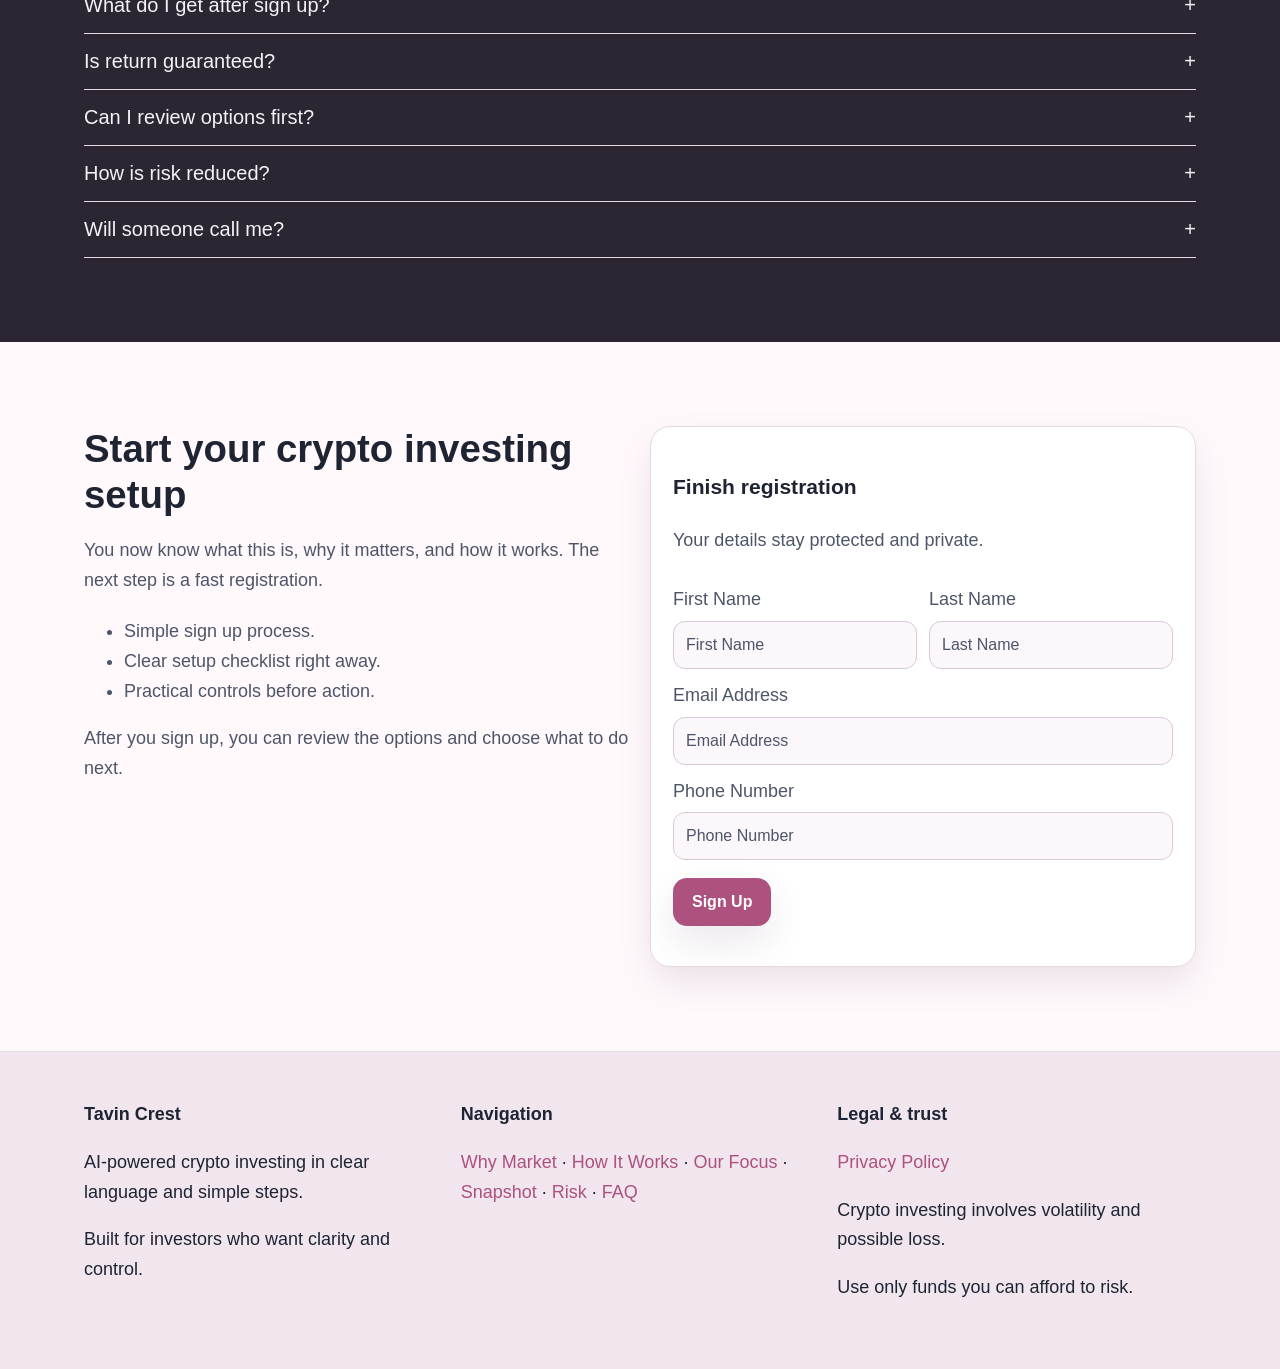
<file: be/index.html>
<!doctype html>
<html lang="en">
<head>
  <meta charset="UTF-8">
  <meta name="viewport" content="width=device-width, initial-scale=1.0">
  <title>AI Crypto Investing for Investors | Tavin Crest Nederlands (BE)</title>
  <meta name="description" content="Simple English landing page for AI-powered crypto investing and registration steps.">
  <link rel="canonical" href="https://tavincrest.com/be/">
  <link rel="alternate" hreflang="en" href="https://tavincrest.com/">
  <link rel="alternate" hreflang="de" href="https://tavincrest.com/de/">
  <link rel="alternate" hreflang="fr" href="https://tavincrest.com/fr/">
  <link rel="alternate" hreflang="es" href="https://tavincrest.com/es/">
  <link rel="alternate" hreflang="it" href="https://tavincrest.com/it/">
  <link rel="alternate" hreflang="tr" href="https://tavincrest.com/tr/">
  <link rel="alternate" hreflang="pt" href="https://tavincrest.com/pt/">
  <link rel="alternate" hreflang="ja" href="https://tavincrest.com/jp/">
  <link rel="alternate" hreflang="sk" href="https://tavincrest.com/sk/">
  <link rel="alternate" hreflang="nl-BE" href="https://tavincrest.com/be/">
  <link rel="alternate" hreflang="x-default" href="https://tavincrest.com/">
  <meta property="og:type" content="website">
  <meta property="og:title" content="AI Crypto Investing for Investors | Tavin Crest Nederlands (BE)">
  <meta property="og:description" content="Simple English landing page for AI-powered crypto investing and registration steps.">
  <meta property="og:url" content="https://tavincrest.com/be/">
  <meta property="og:site_name" content="Tavin Crest">
  <meta name="twitter:card" content="summary_large_image">
  <meta name="twitter:title" content="AI Crypto Investing for Investors | Tavin Crest Nederlands (BE)">
  <meta name="twitter:description" content="Simple English landing page for AI-powered crypto investing and registration steps.">
  <link rel="stylesheet" href="../assets/style.css">
  <script defer src="../assets/app.js"></script>
</head>
<body>
<header class="site-header">
  <div class="container header-row">
    <div class="brand">Tavin Crest</div>
    <nav class="main-nav" aria-label="Main navigation">
      <a href="#market">Why Market</a><a href="#model">How It Works</a><a href="#focus">Our Focus</a><a href="#metrics">Snapshot</a><a href="#faq">FAQ</a>
    </nav>
    <div class="header-actions">
      <div class="lang-wrap">
        <button class="lang-pill" type="button">Nederlands (BE)</button>
        <div class="lang-menu">
          <a href="../index.html"><svg class="flag" viewBox="0 0 18 12" aria-hidden="true"><rect width="18" height="12" fill="#012169"/></svg>English</a>
<a href="../de/index.html"><svg class="flag" viewBox="0 0 18 12"><rect width="18" height="4" fill="#000"/><rect y="4" width="18" height="4" fill="#dd0000"/><rect y="8" width="18" height="4" fill="#ffce00"/></svg>Deutsch</a>
<a href="../fr/index.html"><svg class="flag" viewBox="0 0 18 12"><rect width="6" height="12" fill="#0055a4"/><rect x="6" width="6" height="12" fill="#fff"/><rect x="12" width="6" height="12" fill="#ef4135"/></svg>Français</a>
<a href="../es/index.html"><svg class="flag" viewBox="0 0 18 12"><rect width="18" height="3" fill="#aa151b"/><rect y="3" width="18" height="6" fill="#f1bf00"/><rect y="9" width="18" height="3" fill="#aa151b"/></svg>Español</a>
<a href="../it/index.html"><svg class="flag" viewBox="0 0 18 12"><rect width="6" height="12" fill="#009246"/><rect x="6" width="6" height="12" fill="#fff"/><rect x="12" width="6" height="12" fill="#ce2b37"/></svg>Italiano</a>
<a href="../tr/index.html"><svg class="flag" viewBox="0 0 18 12"><rect width="18" height="12" fill="#e30a17"/></svg>Türkçe</a>
<a href="../pt/index.html"><svg class="flag" viewBox="0 0 18 12"><rect width="7" height="12" fill="#006600"/><rect x="7" width="11" height="12" fill="#ff0000"/></svg>Português</a>
<a href="../jp/index.html"><svg class="flag" viewBox="0 0 18 12"><rect width="18" height="12" fill="#fff"/><circle cx="9" cy="6" r="3" fill="#bc002d"/></svg>日本語</a>
<a href="../sk/index.html"><svg class="flag" viewBox="0 0 18 12"><rect width="18" height="4" fill="#fff"/><rect y="4" width="18" height="4" fill="#0b4ea2"/><rect y="8" width="18" height="4" fill="#ee1c25"/><path d="M5 3 h3.5 v5.5 h-3.5 z" fill="#fff"/><path d="M5.3 3.4 h2.9 v4.7 h-2.9 z" fill="#d7141a"/><path d="M6.75 4.2 v2.8 M5.9 5.6 h1.7" stroke="#fff" stroke-width="0.4"/></svg>Slovak</a>
<a href="../be/index.html"><svg class="flag" viewBox="0 0 18 12"><rect width="6" height="12" fill="#000"/><rect x="6" width="6" height="12" fill="#ffd90c"/><rect x="12" width="6" height="12" fill="#ef3340"/></svg>Nederlands (BE)</a>

        </div>
      </div>
      <a class="btn btn-primary" href="#signup-final">Sign Up</a>
      <button class="burger" data-burger aria-label="Open menu">☰</button>
    </div>
  </div>
</header>

<div class="drawer-backdrop" data-backdrop></div>
<aside class="drawer" data-drawer aria-label="Mobile menu">
  <button class="drawer-close" data-close-drawer aria-label="Close menu">×</button>
  <nav aria-label="Mobile links">
    <a href="#market">Why Market</a><a href="#model">How It Works</a><a href="#focus">Our Focus</a><a href="#metrics">Snapshot</a><a href="#insights">Insights</a><a href="#risk">Risk</a><a href="#reviews">Reviews</a><a href="#faq">FAQ</a>
  </nav>
  <div class="lang-wrap">
    <button class="lang-pill" type="button">Nederlands (BE)</button>
    <div class="lang-menu"><a href="../index.html"><svg class="flag" viewBox="0 0 18 12" aria-hidden="true"><rect width="18" height="12" fill="#012169"/></svg>English</a>
<a href="../de/index.html"><svg class="flag" viewBox="0 0 18 12"><rect width="18" height="4" fill="#000"/><rect y="4" width="18" height="4" fill="#dd0000"/><rect y="8" width="18" height="4" fill="#ffce00"/></svg>Deutsch</a>
<a href="../fr/index.html"><svg class="flag" viewBox="0 0 18 12"><rect width="6" height="12" fill="#0055a4"/><rect x="6" width="6" height="12" fill="#fff"/><rect x="12" width="6" height="12" fill="#ef4135"/></svg>Français</a>
<a href="../es/index.html"><svg class="flag" viewBox="0 0 18 12"><rect width="18" height="3" fill="#aa151b"/><rect y="3" width="18" height="6" fill="#f1bf00"/><rect y="9" width="18" height="3" fill="#aa151b"/></svg>Español</a>
<a href="../it/index.html"><svg class="flag" viewBox="0 0 18 12"><rect width="6" height="12" fill="#009246"/><rect x="6" width="6" height="12" fill="#fff"/><rect x="12" width="6" height="12" fill="#ce2b37"/></svg>Italiano</a>
<a href="../tr/index.html"><svg class="flag" viewBox="0 0 18 12"><rect width="18" height="12" fill="#e30a17"/></svg>Türkçe</a>
<a href="../pt/index.html"><svg class="flag" viewBox="0 0 18 12"><rect width="7" height="12" fill="#006600"/><rect x="7" width="11" height="12" fill="#ff0000"/></svg>Português</a>
<a href="../jp/index.html"><svg class="flag" viewBox="0 0 18 12"><rect width="18" height="12" fill="#fff"/><circle cx="9" cy="6" r="3" fill="#bc002d"/></svg>日本語</a>
<a href="../sk/index.html"><svg class="flag" viewBox="0 0 18 12"><rect width="18" height="4" fill="#fff"/><rect y="4" width="18" height="4" fill="#0b4ea2"/><rect y="8" width="18" height="4" fill="#ee1c25"/><path d="M5 3 h3.5 v5.5 h-3.5 z" fill="#fff"/><path d="M5.3 3.4 h2.9 v4.7 h-2.9 z" fill="#d7141a"/><path d="M6.75 4.2 v2.8 M5.9 5.6 h1.7" stroke="#fff" stroke-width="0.4"/></svg>Slovak</a>
<a href="../be/index.html"><svg class="flag" viewBox="0 0 18 12"><rect width="6" height="12" fill="#000"/><rect x="6" width="6" height="12" fill="#ffd90c"/><rect x="12" width="6" height="12" fill="#ef3340"/></svg>Nederlands (BE)</a>
</div>
  </div>
  <p><a class="btn btn-primary" href="#signup-final">Sign Up</a></p>
</aside>

<main>
<section class="section light hero">
  <div class="container hero-grid">
    <div>
      <div class="eyebrow">AI-Powered Cryptocurrency Investment</div>
      <h1>Crypto investing with AI signals and clear steps</h1>
      <p>We help you approach crypto investing with a simple model. AI signals scan market behavior and flag moments that matter now. You get a guided setup, clear risk limits, and a practical way to act without noise.</p>
      <p>After you sign up, you get instant access to the next steps.</p>
      <div class="feature-panel reveal" aria-label="Performance range panel">
        <h3>Historical outcome range during favorable periods</h3>
        <div class="feature-metrics">
          <div class="metric-big"><strong>8–15%</strong><span>Monthly range</span></div>
          <div class="metric-big"><strong>80–200%</strong><span>Annual range</span></div>
        </div>
        <p class="micro-note">Returns depend on market conditions. Not guaranteed.</p>
      </div>
    </div>
    <div class="form-card" id="signup-hero">
      <h3 class="form-title">Create your account</h3>
      <p class="form-sub">Simple setup. No calls. Fast access.</p>
      <form>
        <div class="form-grid">
          <div class="form-row"><label for="hf">First Name</label><input id="hf" name="firstName" placeholder="First Name"></div>
          <div class="form-row"><label for="hl">Last Name</label><input id="hl" name="lastName" placeholder="Last Name"></div>
        </div>
        <div class="form-row"><label for="he">Email Address</label><input id="he" name="email" type="email" placeholder="Email Address"></div>
        <div class="form-row"><label for="hp">Phone Number</label><input id="hp" name="phone" type="tel" placeholder="Phone Number"></div>
        <p><button class="btn btn-primary" type="submit">Sign Up</button></p>
      </form>
    </div>
  </div>
</section>

<section class="section light" id="market">
  <div class="container">
    <div class="section-head"><h2>Why crypto investing is growing now</h2><p>Market access is easier, and AI helps process fast-moving data. This can improve timing and reduce emotional decisions.</p></div>
    <div class="cards-4 reveal">
      <article class="card"><h3>Broader Access</h3><p>More people can enter crypto investing with simple onboarding tools.</p><p class="muted">Lower setup friction today.</p></article>
      <article class="card"><h3>Faster Signals</h3><p>AI reads market behavior in seconds and highlights useful shifts.</p><p class="muted">You react with less delay.</p></article>
      <article class="card"><h3>Global Activity</h3><p>Crypto markets run nonstop, creating more trading windows each day.</p><p class="muted">Opportunity can appear anytime.</p></article>
      <article class="card"><h3>Clear Tracking</h3><p>Live data helps you follow positions and understand recent moves.</p><p class="muted">You stay informed quickly.</p></article>
    </div>
    <p>What it means: crypto investing is active, visible, and easier to evaluate than before.</p>
  </div>
</section>

<section class="section dark" id="model">
  <div class="container">
    <div class="section-head"><h2>How it works in five steps</h2><p>You get a clear flow from setup to action. Each step has a practical purpose.</p></div>
    <div class="model-flow reveal">
      <div class="step"><b>Step 1</b><strong>Sign up</strong><p>Create your profile and confirm details securely.</p></div>
      <div class="step"><b>Step 2</b><strong>Set limits</strong><p>Choose how much you want to start with.</p></div>
      <div class="step"><b>Step 3</b><strong>Review signals</strong><p>See AI signals in a clean, readable summary.</p></div>
      <div class="step"><b>Step 4</b><strong>Choose action</strong><p>Pick options that match your comfort level.</p></div>
      <div class="step"><b>Step 5</b><strong>Track outcome</strong><p>Follow progress and adjust when market conditions change.</p></div>
    </div>
    <p>Investor implication: the model keeps decisions structured, not emotional.</p>
  </div>
</section>

<section class="section light" id="focus">
  <div class="container">
    <div class="section-head"><h2>What we focus on</h2><p>We filter opportunities before showing them to you. The goal is simple clarity and better decision support.</p></div>
    <ul>
      <li>Market trend strength over noise.</li>
      <li>Entry timing based on signal alignment.</li>
      <li>Position sizing to control downside pressure.</li>
      <li>Exit triggers to lock gains or reduce losses.</li>
    </ul>
    <p>What it means: you get fewer options, but each option is easier to judge.</p>
  </div>
</section>

<section class="section light" id="metrics">
  <div class="container">
    <div class="section-head"><h2>Performance snapshot for crypto investing</h2><p>This section compares observed outcomes and reference points. It shows context, not promises.</p></div>
    <div class="metrics-panel reveal">
      <div class="dual-bars">
        <div class="bar-group">
          <h3>Outcome comparison</h3>
          <div class="row">AI strategy vs market average<div class="track"><div class="fill-a"></div></div></div>
          <div class="row">Managed exposure vs market average<div class="track"><div class="fill-b"></div></div></div>
          <div class="row">Capital protection target<div class="track"><div class="fill-c"></div></div></div>
        </div>
        <div>
          <h3>Reference metrics</h3>
          <p><strong>Primary metric:</strong> 2.3x stronger cycle capture versus market average baseline.</p>
          <p><strong>Support:</strong> 61% favorable signal hit rate, 52% downside filter retention.</p>
          <p><strong>Investor implication:</strong> signals may improve selectivity when volatility increases.</p>
        </div>
      </div>
      <p class="legend"><span>Benchmark: Market average</span><span>Window: Last cycle</span><span>Mode: Signal-led</span></p>
    </div>
    <p>Meaning line: stronger selectivity can help protect decisions in fast moves.</p>
  </div>
</section>

<section class="section dark" id="insights">
  <div class="container">
    <div class="section-head"><h2>What drives possible returns</h2><p>Returns are not random. They usually come from a few clear drivers working together.</p></div>
    <div class="waterfall reveal">
      <article class="water-card">
        <h3>Return driver waterfall</h3>
        <div class="water-bars">
          <div class="item"><div>Trend phase</div><div><i style="width:74%"></i></div><div>+34</div></div>
          <div class="item"><div>Entry timing</div><div><i style="width:62%"></i></div><div>+22</div></div>
          <div class="item"><div>Exit discipline</div><div><i style="width:58%"></i></div><div>+18</div></div>
          <div class="item"><div>Cost control</div><div><i style="width:42%"></i></div><div>+9</div></div>
        </div>
      </article>
      <article class="water-card">
        <h3>Interpretation</h3>
        <p>Primary metric: trend phase contributes the largest share of outcomes.</p>
        <p>Supporting metrics: entry timing and exit discipline add stability.</p>
        <p>Benchmark: typical unmanaged behavior is lower and less consistent.</p>
        <p>Investor implication: process quality matters more than constant trading.</p>
      </article>
    </div>
    <p>Meaning line: clear process can turn noise into better choices.</p>
  </div>
</section>

<section class="section light" id="risk">
  <div class="container">
    <div class="section-head"><h2>Simple risk matrix</h2><p>Crypto investing can move fast in both directions. Knowing risks helps you stay realistic.</p></div>
    <div class="risk-matrix reveal">
      <div class="cell"><h3>High move / High risk</h3><p>Sharp upside can reverse quickly.</p><p class="muted">Use pre-set exits.</p></div>
      <div class="cell"><h3>High move / Lower risk</h3><p>Strong trend with broad market support.</p><p class="muted">Scale in slowly.</p></div>
      <div class="cell"><h3>Low move / High risk</h3><p>Flat market with sudden fake breakouts.</p><p class="muted">Wait for confirmation.</p></div>
      <div class="cell"><h3>Low move / Lower risk</h3><p>Quiet period with controlled exposure.</p><p class="muted">Protect capital first.</p></div>
    </div>
    <p>What could go wrong: volatility can still break patterns and create losses.</p>
  </div>
</section>

<section class="section light" id="reviews">
  <div class="container">
    <div class="section-head"><h2>Investor reviews</h2><p>These reviews show practical outcomes and why clarity matters to real users.</p></div>
    <div class="reviews reveal">
      <article class="card"><div class="review-head"><div class="avatar">AL</div><strong>Ana Lopez</strong><span class="verified">VERIFIED</span></div><p class="muted">Designer · Madrid</p><p>“I finally understand crypto investing steps instead of guessing every move.”</p></article>
      <article class="card"><div class="review-head"><div class="avatar">MB</div><strong>Marco Bini</strong><span class="verified">VERIFIED</span></div><p class="muted">Engineer · Milan</p><p>“The risk notes are simple, so I act with more control.”</p></article>
      <article class="card"><div class="review-head"><div class="avatar">RT</div><strong>Rita Tan</strong><span class="verified">VERIFIED</span></div><p class="muted">Consultant · Lisbon</p><p>“I like the structure. It saves time and avoids emotional decisions.”</p></article>
      <article class="card"><div class="review-head"><div class="avatar">DK</div><strong>David Klein</strong><span class="verified">VERIFIED</span></div><p class="muted">Freelancer · Berlin</p><p>“Sign up was easy, and the setup checklist was very clear.”</p></article>
    </div>
    <p>Meaning line: people value clarity, speed, and practical controls.</p>
  </div>
</section>

<section class="section dark" id="faq">
  <div class="container">
    <div class="section-head"><h2>Frequently asked questions</h2><p>Quick answers remove common doubts before you sign up.</p></div>
    <div class="faq">
      <div class="faq-item active"><button class="faq-btn">What is crypto investing here?<span>+</span></button><div class="faq-panel"><p>It is a guided way to use AI signals for crypto investing decisions.</p></div></div>
      <div class="faq-item"><button class="faq-btn">Why does this matter now?<span>+</span></button><div class="faq-panel"><p>Market activity is high, and faster signal reading helps with timing.</p></div></div>
      <div class="faq-item"><button class="faq-btn">What do I get after sign up?<span>+</span></button><div class="faq-panel"><p>After you sign up, you will see a clear setup checklist.</p></div></div>
      <div class="faq-item"><button class="faq-btn">Is return guaranteed?<span>+</span></button><div class="faq-panel"><p>No. Returns depend on market conditions and can be negative.</p></div></div>
      <div class="faq-item"><button class="faq-btn">Can I review options first?<span>+</span></button><div class="faq-panel"><p>After you sign up, you can review the options and choose what to do next.</p></div></div>
      <div class="faq-item"><button class="faq-btn">How is risk reduced?<span>+</span></button><div class="faq-panel"><p>By sizing positions, setting exits, and avoiding random entries.</p></div></div>
      <div class="faq-item"><button class="faq-btn">Will someone call me?<span>+</span></button><div class="faq-panel"><p>We may send a short email to confirm your details.</p></div></div>
    </div>
  </div>
</section>

<section class="section light" id="signup-final">
  <div class="container final-grid">
    <div>
      <div class="section-head"><h2>Start your crypto investing setup</h2><p>You now know what this is, why it matters, and how it works. The next step is a fast registration.</p></div>
      <ul>
        <li>Simple sign up process.</li>
        <li>Clear setup checklist right away.</li>
        <li>Practical controls before action.</li>
      </ul>
      <p>After you sign up, you can review the options and choose what to do next.</p>
    </div>
    <div class="form-card">
      <h3 class="form-title">Finish registration</h3>
      <p class="form-sub">Your details stay protected and private.</p>
      <form>
        <div class="form-grid">
          <div class="form-row"><label for="ff">First Name</label><input id="ff" name="firstName2" placeholder="First Name"></div>
          <div class="form-row"><label for="fl">Last Name</label><input id="fl" name="lastName2" placeholder="Last Name"></div>
        </div>
        <div class="form-row"><label for="fe">Email Address</label><input id="fe" name="email2" type="email" placeholder="Email Address"></div>
        <div class="form-row"><label for="fp">Phone Number</label><input id="fp" name="phone2" type="tel" placeholder="Phone Number"></div>
        <p><button class="btn btn-primary" type="submit">Sign Up</button></p>
      </form>
    </div>
  </div>
</section>
</main>

<footer class="footer">
  <div class="container footer-grid">
    <div><h4>Tavin Crest</h4><p>AI-powered crypto investing in clear language and simple steps.</p><p>Built for investors who want clarity and control.</p></div>
    <div><h4>Navigation</h4><p><a href="#market">Why Market</a> · <a href="#model">How It Works</a> · <a href="#focus">Our Focus</a> · <a href="#metrics">Snapshot</a> · <a href="#risk">Risk</a> · <a href="#faq">FAQ</a></p></div>
    <div><h4>Legal & trust</h4><p><a href="#" data-open-privacy>Privacy Policy</a></p><p>Crypto investing involves volatility and possible loss.</p><p>Use only funds you can afford to risk.</p></div>
  </div>
</footer>

<div class="modal-backdrop" data-modal>
  <div class="modal" role="dialog" aria-modal="true" aria-label="Privacy Policy">
    <div class="modal-head"><strong>Privacy Policy</strong><button data-close-privacy aria-label="Close">×</button></div>
    <div class="modal-body">
      <h3>Introduction</h3><p>We explain how we collect and use your data in simple terms.</p>
      <h3>Data collection</h3><p>We collect account details you submit through registration forms.</p>
      <h3>Legal basis</h3><p>We process data to provide requested services and maintain security.</p>
      <h3>Cookies</h3><p>We use cookies to keep core features working and improve usability.</p>
      <h3>Retention</h3><p>We keep data only as long as needed for service and legal duties.</p>
      <h3>Third-party sharing</h3><p>We share limited data with trusted providers needed for operations.</p>
      <h3>Security</h3><p>We apply technical and organizational safeguards to protect records.</p>
      <h3>User rights</h3><p>You can request access, correction, or deletion of personal data.</p>
      <h3>International transfers</h3><p>Some providers may process data in other countries with safeguards.</p>
      <h3>Industry risk disclosure</h3><p>Crypto investing can be volatile, and losses can occur.</p>
      <h3>Contact</h3><p>Email: privacy@tavincrest.com</p>
    </div>
    <div class="modal-foot"><button class="btn" data-close-privacy>Close</button></div>
  </div>
</div>

<script type="application/ld+json">
{"@context":"https://schema.org","@graph":[{"@type":"Organization","name":"Tavin Crest","url":"https://tavincrest.com/"},{"@type":"WebSite","name":"Tavin Crest","url":"https://tavincrest.com/"},{"@type":"FAQPage","mainEntity":[{"@type":"Question","name":"What is crypto investing here?","acceptedAnswer":{"@type":"Answer","text":"It is a guided way to use AI signals for crypto investing decisions."}},{"@type":"Question","name":"Is return guaranteed?","acceptedAnswer":{"@type":"Answer","text":"No. Returns depend on market conditions and can be negative."}}]},{"@type":"Review","author":{"@type":"Person","name":"Ana Lopez"},"reviewBody":"I finally understand crypto investing steps instead of guessing every move.","itemReviewed":{"@type":"Service","name":"Tavin Crest"}}]}
</script>
</body>
</html>
</file>
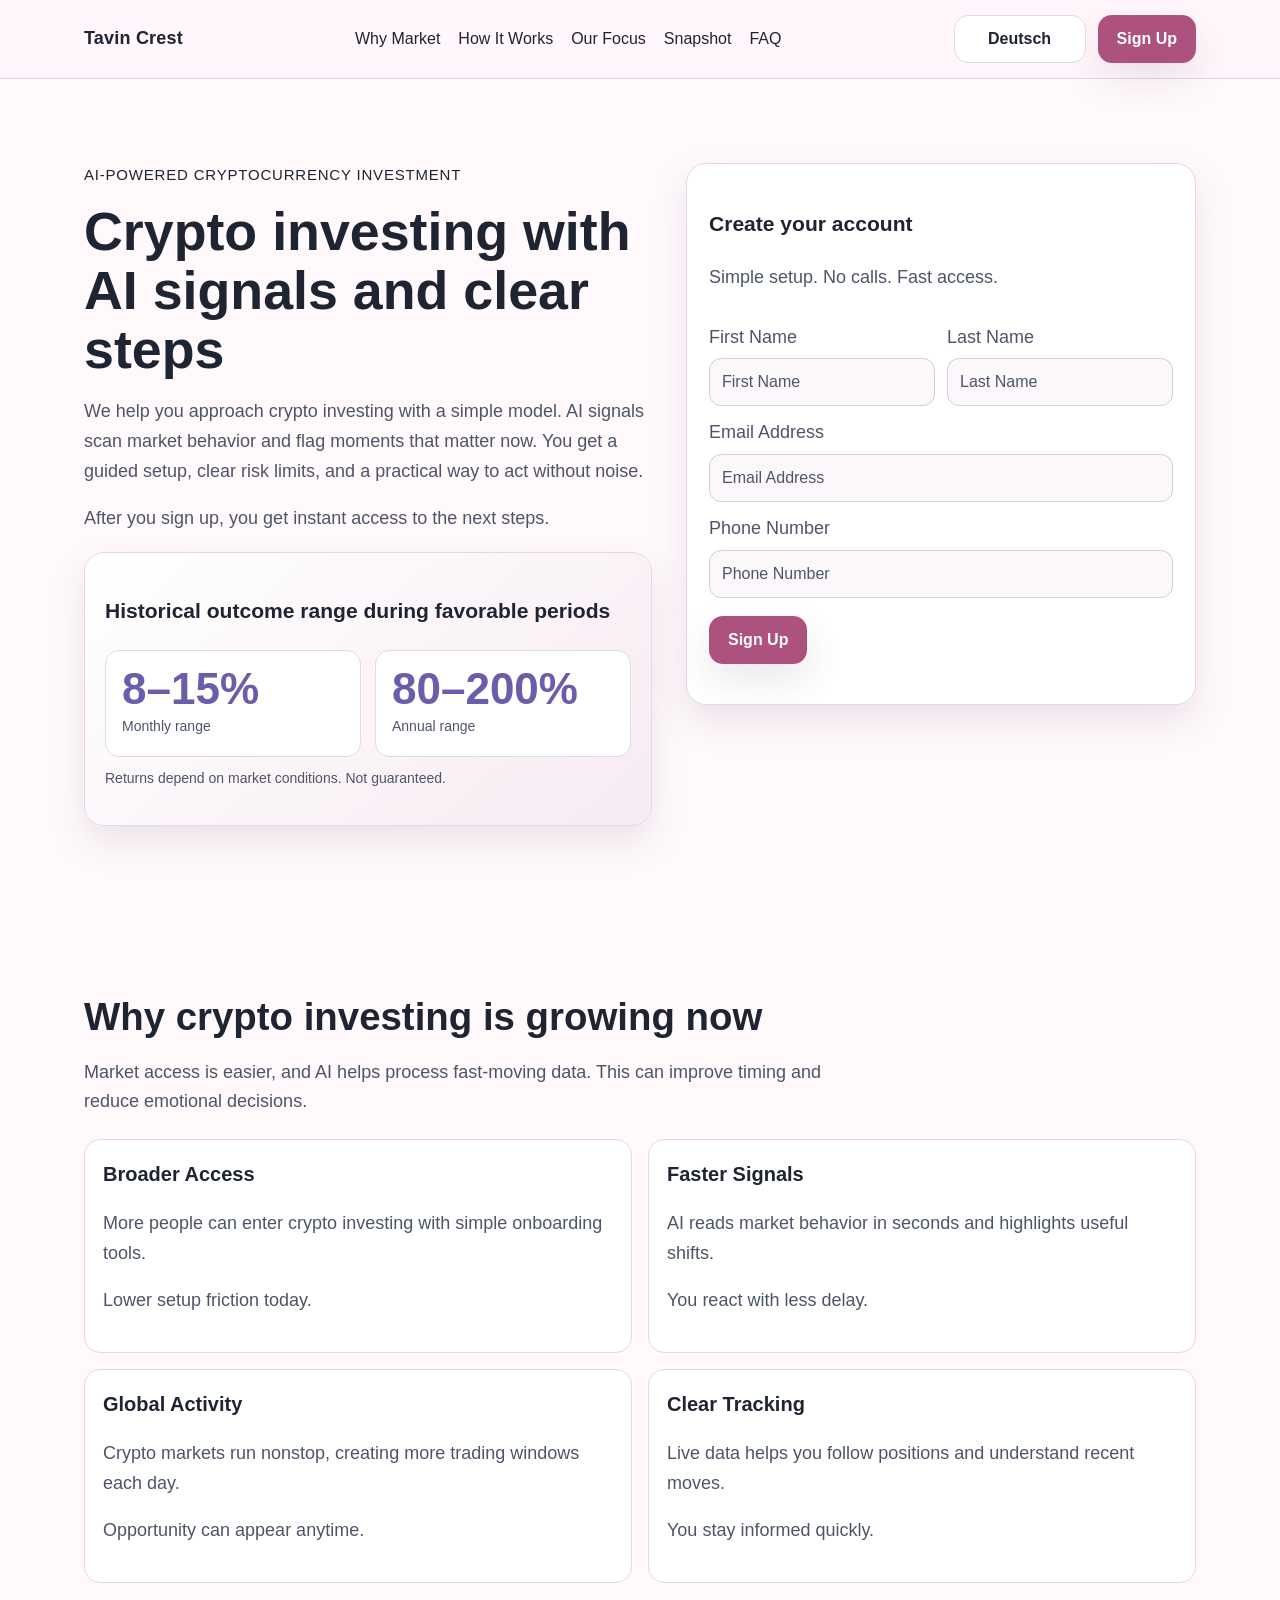
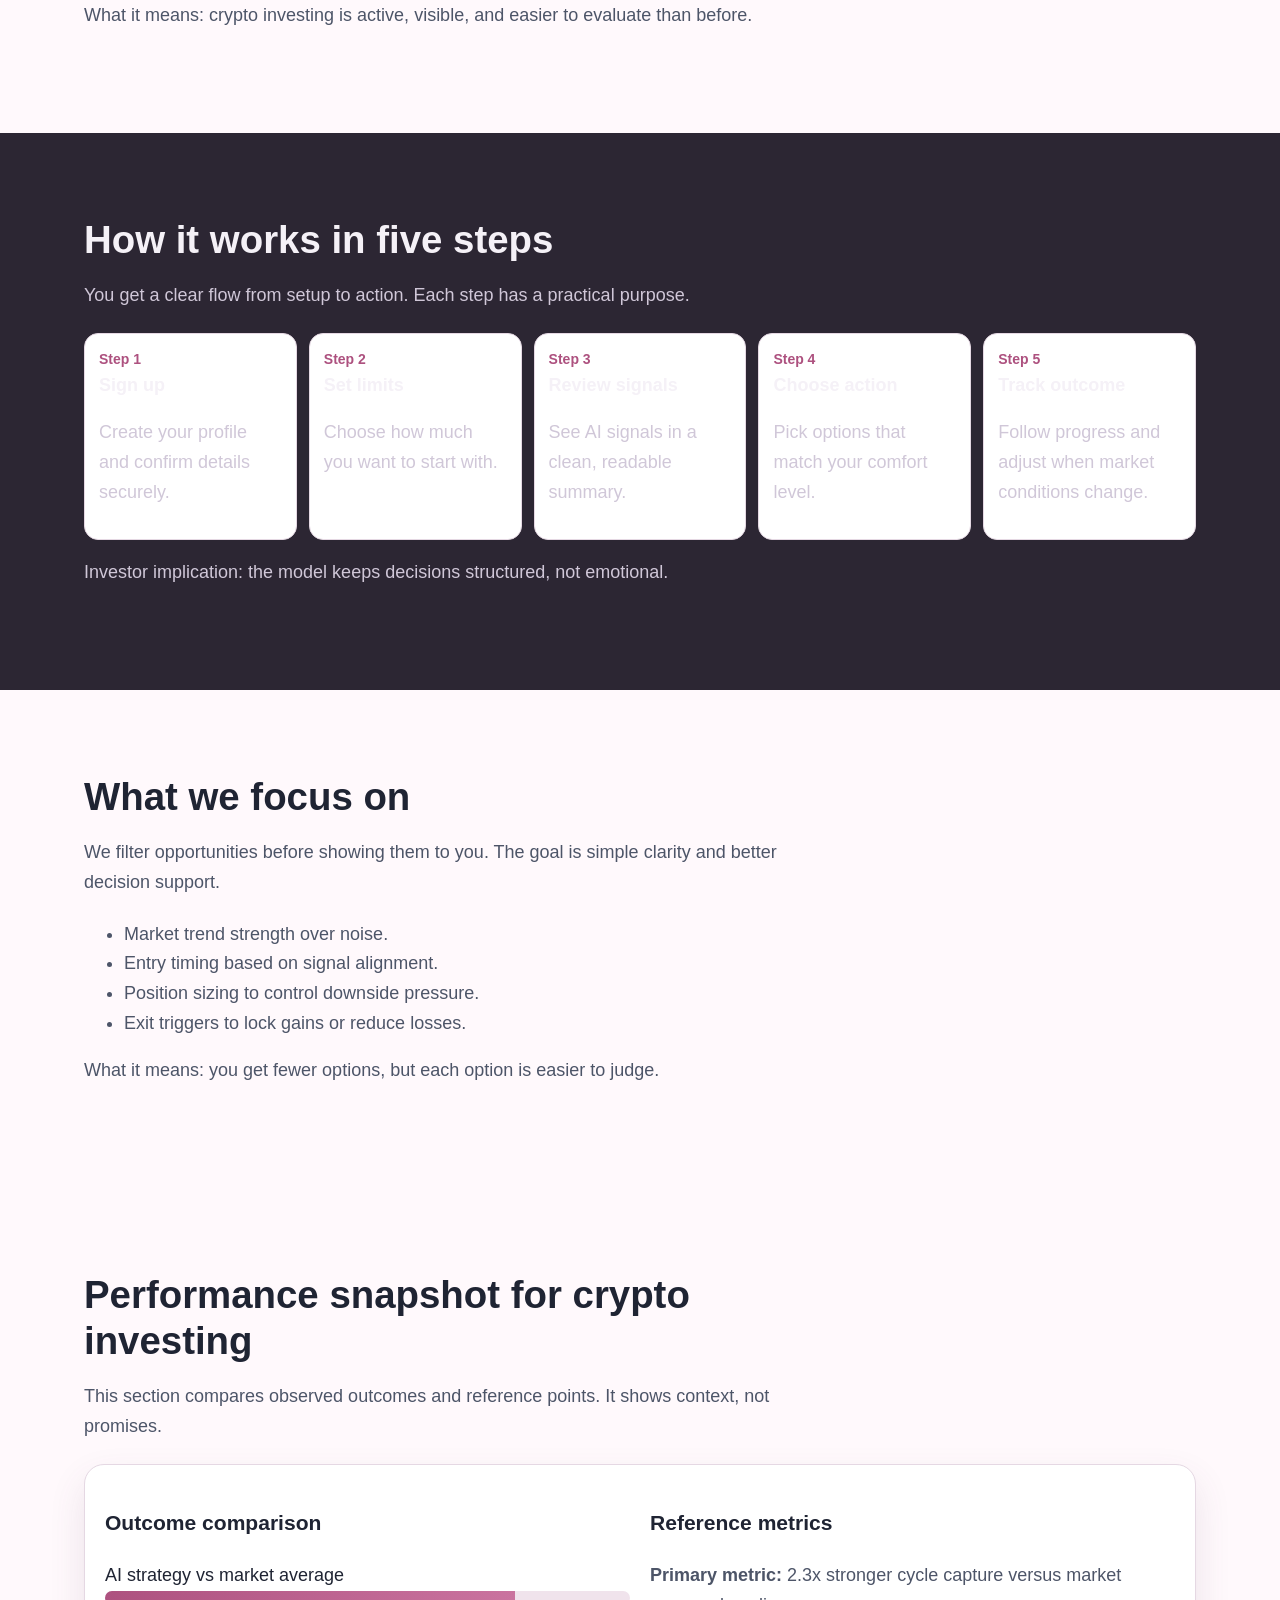
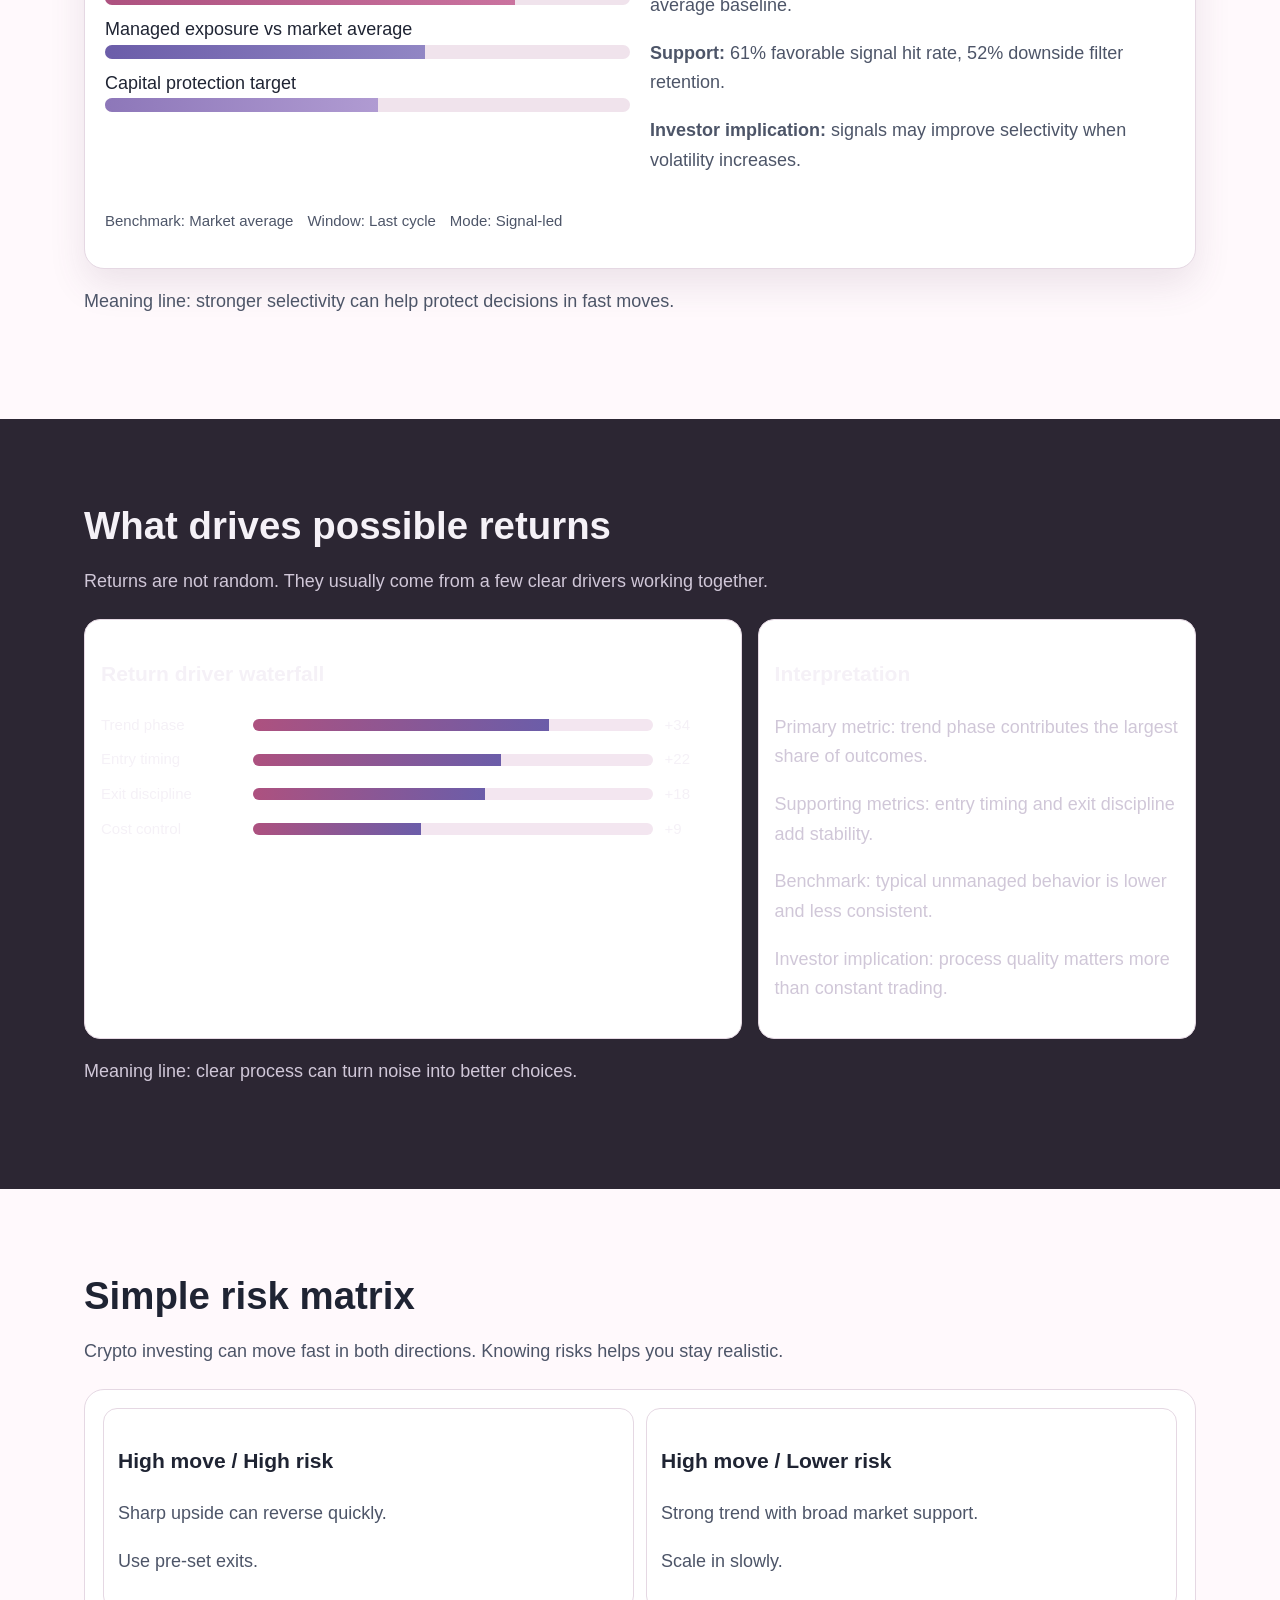
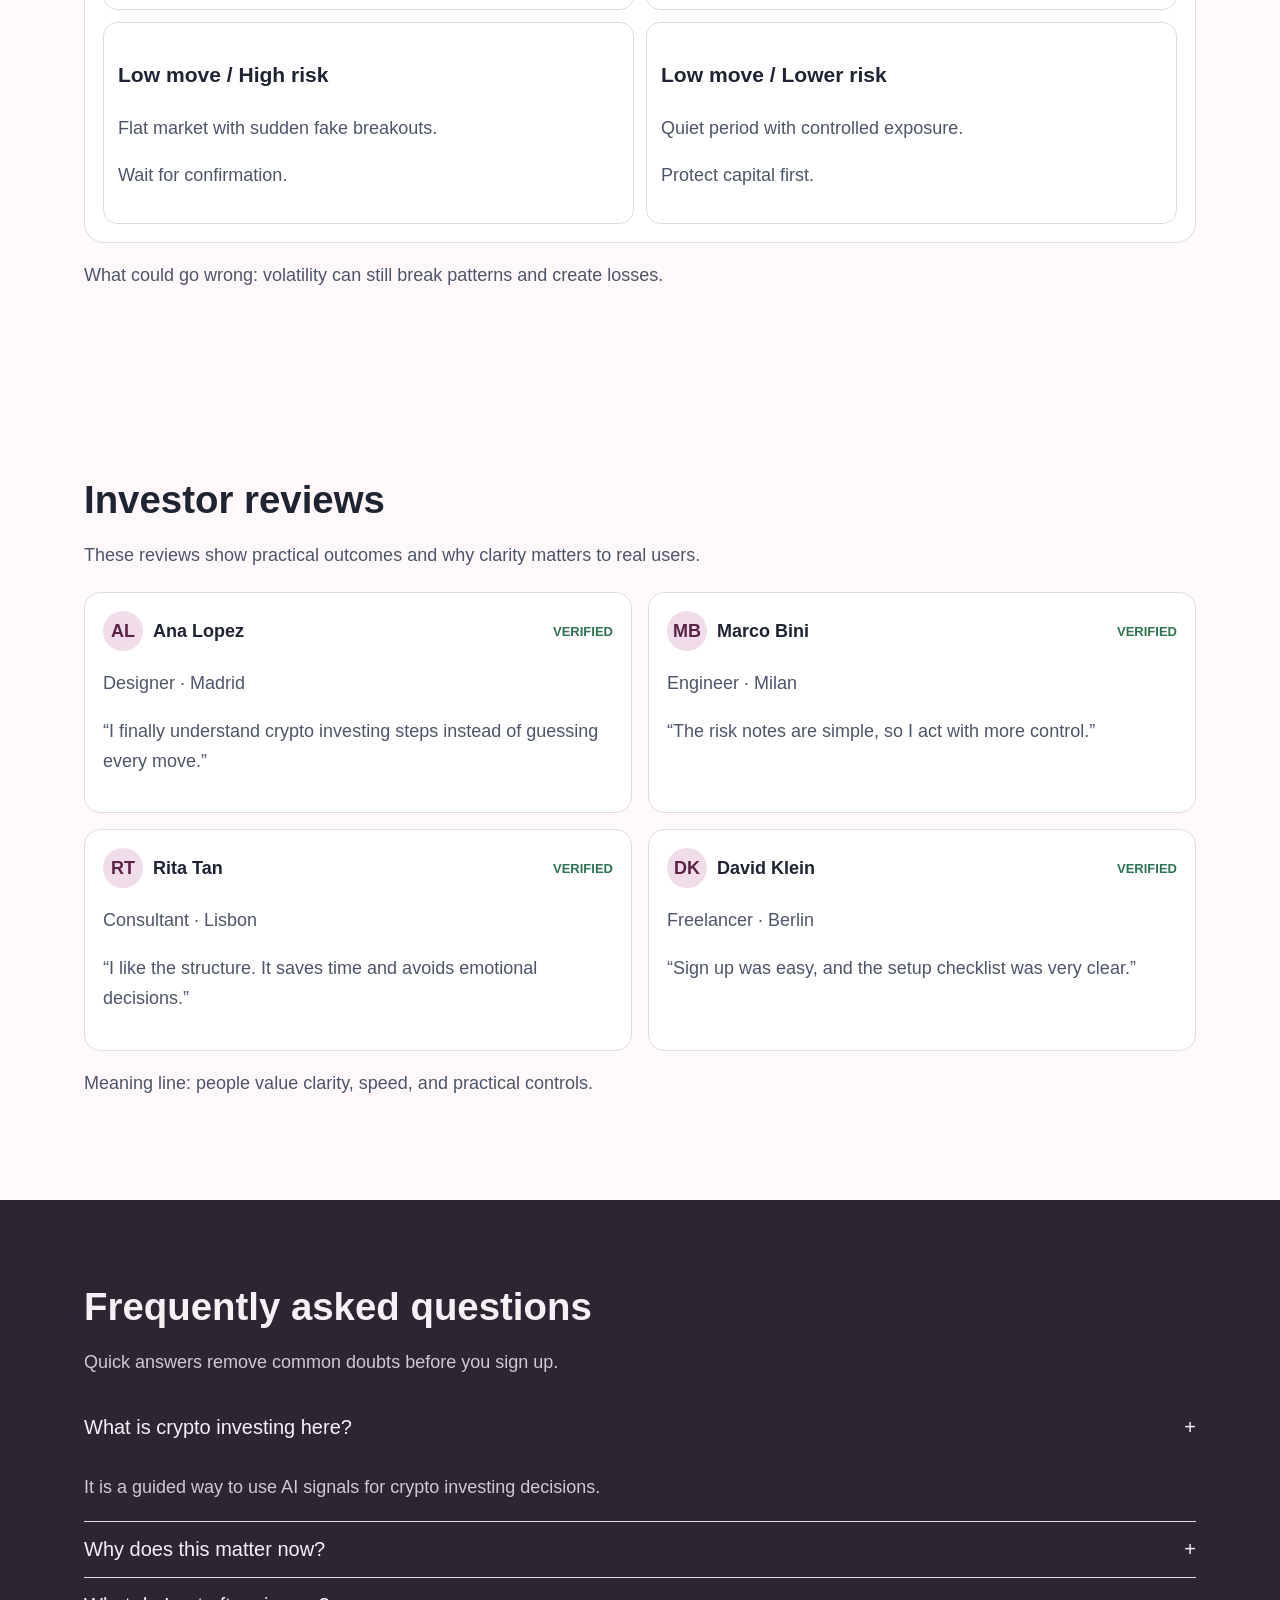
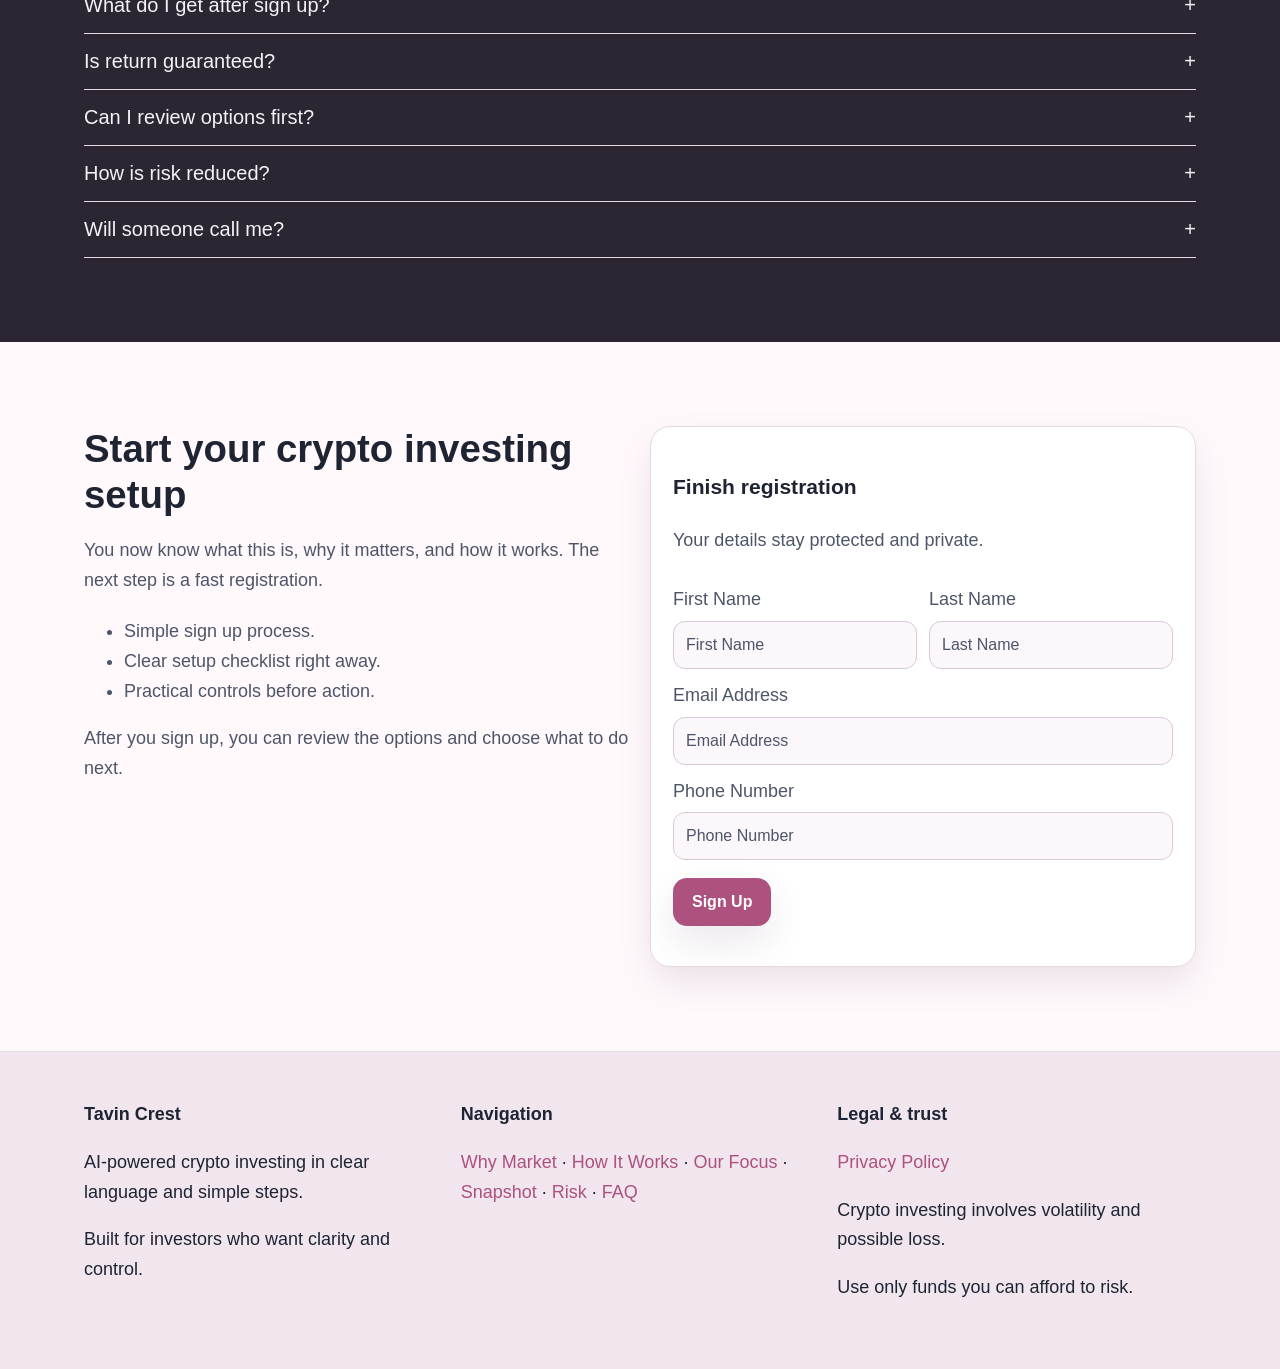
<file: de/index.html>
<!doctype html>
<html lang="en">
<head>
  <meta charset="UTF-8">
  <meta name="viewport" content="width=device-width, initial-scale=1.0">
  <title>AI Crypto Investing for Investors | Tavin Crest Deutsch</title>
  <meta name="description" content="Simple English landing page for AI-powered crypto investing and registration steps.">
  <link rel="canonical" href="https://tavincrest.com/de/">
  <link rel="alternate" hreflang="en" href="https://tavincrest.com/">
  <link rel="alternate" hreflang="de" href="https://tavincrest.com/de/">
  <link rel="alternate" hreflang="fr" href="https://tavincrest.com/fr/">
  <link rel="alternate" hreflang="es" href="https://tavincrest.com/es/">
  <link rel="alternate" hreflang="it" href="https://tavincrest.com/it/">
  <link rel="alternate" hreflang="tr" href="https://tavincrest.com/tr/">
  <link rel="alternate" hreflang="pt" href="https://tavincrest.com/pt/">
  <link rel="alternate" hreflang="ja" href="https://tavincrest.com/jp/">
  <link rel="alternate" hreflang="sk" href="https://tavincrest.com/sk/">
  <link rel="alternate" hreflang="nl-BE" href="https://tavincrest.com/be/">
  <link rel="alternate" hreflang="x-default" href="https://tavincrest.com/">
  <meta property="og:type" content="website">
  <meta property="og:title" content="AI Crypto Investing for Investors | Tavin Crest Deutsch">
  <meta property="og:description" content="Simple English landing page for AI-powered crypto investing and registration steps.">
  <meta property="og:url" content="https://tavincrest.com/de/">
  <meta property="og:site_name" content="Tavin Crest">
  <meta name="twitter:card" content="summary_large_image">
  <meta name="twitter:title" content="AI Crypto Investing for Investors | Tavin Crest Deutsch">
  <meta name="twitter:description" content="Simple English landing page for AI-powered crypto investing and registration steps.">
  <link rel="stylesheet" href="../assets/style.css">
  <script defer src="../assets/app.js"></script>
</head>
<body>
<header class="site-header">
  <div class="container header-row">
    <div class="brand">Tavin Crest</div>
    <nav class="main-nav" aria-label="Main navigation">
      <a href="#market">Why Market</a><a href="#model">How It Works</a><a href="#focus">Our Focus</a><a href="#metrics">Snapshot</a><a href="#faq">FAQ</a>
    </nav>
    <div class="header-actions">
      <div class="lang-wrap">
        <button class="lang-pill" type="button">Deutsch</button>
        <div class="lang-menu">
          <a href="../index.html"><svg class="flag" viewBox="0 0 18 12" aria-hidden="true"><rect width="18" height="12" fill="#012169"/></svg>English</a>
<a href="../de/index.html"><svg class="flag" viewBox="0 0 18 12"><rect width="18" height="4" fill="#000"/><rect y="4" width="18" height="4" fill="#dd0000"/><rect y="8" width="18" height="4" fill="#ffce00"/></svg>Deutsch</a>
<a href="../fr/index.html"><svg class="flag" viewBox="0 0 18 12"><rect width="6" height="12" fill="#0055a4"/><rect x="6" width="6" height="12" fill="#fff"/><rect x="12" width="6" height="12" fill="#ef4135"/></svg>Français</a>
<a href="../es/index.html"><svg class="flag" viewBox="0 0 18 12"><rect width="18" height="3" fill="#aa151b"/><rect y="3" width="18" height="6" fill="#f1bf00"/><rect y="9" width="18" height="3" fill="#aa151b"/></svg>Español</a>
<a href="../it/index.html"><svg class="flag" viewBox="0 0 18 12"><rect width="6" height="12" fill="#009246"/><rect x="6" width="6" height="12" fill="#fff"/><rect x="12" width="6" height="12" fill="#ce2b37"/></svg>Italiano</a>
<a href="../tr/index.html"><svg class="flag" viewBox="0 0 18 12"><rect width="18" height="12" fill="#e30a17"/></svg>Türkçe</a>
<a href="../pt/index.html"><svg class="flag" viewBox="0 0 18 12"><rect width="7" height="12" fill="#006600"/><rect x="7" width="11" height="12" fill="#ff0000"/></svg>Português</a>
<a href="../jp/index.html"><svg class="flag" viewBox="0 0 18 12"><rect width="18" height="12" fill="#fff"/><circle cx="9" cy="6" r="3" fill="#bc002d"/></svg>日本語</a>
<a href="../sk/index.html"><svg class="flag" viewBox="0 0 18 12"><rect width="18" height="4" fill="#fff"/><rect y="4" width="18" height="4" fill="#0b4ea2"/><rect y="8" width="18" height="4" fill="#ee1c25"/><path d="M5 3 h3.5 v5.5 h-3.5 z" fill="#fff"/><path d="M5.3 3.4 h2.9 v4.7 h-2.9 z" fill="#d7141a"/><path d="M6.75 4.2 v2.8 M5.9 5.6 h1.7" stroke="#fff" stroke-width="0.4"/></svg>Slovak</a>
<a href="../be/index.html"><svg class="flag" viewBox="0 0 18 12"><rect width="6" height="12" fill="#000"/><rect x="6" width="6" height="12" fill="#ffd90c"/><rect x="12" width="6" height="12" fill="#ef3340"/></svg>Nederlands (BE)</a>

        </div>
      </div>
      <a class="btn btn-primary" href="#signup-final">Sign Up</a>
      <button class="burger" data-burger aria-label="Open menu">☰</button>
    </div>
  </div>
</header>

<div class="drawer-backdrop" data-backdrop></div>
<aside class="drawer" data-drawer aria-label="Mobile menu">
  <button class="drawer-close" data-close-drawer aria-label="Close menu">×</button>
  <nav aria-label="Mobile links">
    <a href="#market">Why Market</a><a href="#model">How It Works</a><a href="#focus">Our Focus</a><a href="#metrics">Snapshot</a><a href="#insights">Insights</a><a href="#risk">Risk</a><a href="#reviews">Reviews</a><a href="#faq">FAQ</a>
  </nav>
  <div class="lang-wrap">
    <button class="lang-pill" type="button">Deutsch</button>
    <div class="lang-menu"><a href="../index.html"><svg class="flag" viewBox="0 0 18 12" aria-hidden="true"><rect width="18" height="12" fill="#012169"/></svg>English</a>
<a href="../de/index.html"><svg class="flag" viewBox="0 0 18 12"><rect width="18" height="4" fill="#000"/><rect y="4" width="18" height="4" fill="#dd0000"/><rect y="8" width="18" height="4" fill="#ffce00"/></svg>Deutsch</a>
<a href="../fr/index.html"><svg class="flag" viewBox="0 0 18 12"><rect width="6" height="12" fill="#0055a4"/><rect x="6" width="6" height="12" fill="#fff"/><rect x="12" width="6" height="12" fill="#ef4135"/></svg>Français</a>
<a href="../es/index.html"><svg class="flag" viewBox="0 0 18 12"><rect width="18" height="3" fill="#aa151b"/><rect y="3" width="18" height="6" fill="#f1bf00"/><rect y="9" width="18" height="3" fill="#aa151b"/></svg>Español</a>
<a href="../it/index.html"><svg class="flag" viewBox="0 0 18 12"><rect width="6" height="12" fill="#009246"/><rect x="6" width="6" height="12" fill="#fff"/><rect x="12" width="6" height="12" fill="#ce2b37"/></svg>Italiano</a>
<a href="../tr/index.html"><svg class="flag" viewBox="0 0 18 12"><rect width="18" height="12" fill="#e30a17"/></svg>Türkçe</a>
<a href="../pt/index.html"><svg class="flag" viewBox="0 0 18 12"><rect width="7" height="12" fill="#006600"/><rect x="7" width="11" height="12" fill="#ff0000"/></svg>Português</a>
<a href="../jp/index.html"><svg class="flag" viewBox="0 0 18 12"><rect width="18" height="12" fill="#fff"/><circle cx="9" cy="6" r="3" fill="#bc002d"/></svg>日本語</a>
<a href="../sk/index.html"><svg class="flag" viewBox="0 0 18 12"><rect width="18" height="4" fill="#fff"/><rect y="4" width="18" height="4" fill="#0b4ea2"/><rect y="8" width="18" height="4" fill="#ee1c25"/><path d="M5 3 h3.5 v5.5 h-3.5 z" fill="#fff"/><path d="M5.3 3.4 h2.9 v4.7 h-2.9 z" fill="#d7141a"/><path d="M6.75 4.2 v2.8 M5.9 5.6 h1.7" stroke="#fff" stroke-width="0.4"/></svg>Slovak</a>
<a href="../be/index.html"><svg class="flag" viewBox="0 0 18 12"><rect width="6" height="12" fill="#000"/><rect x="6" width="6" height="12" fill="#ffd90c"/><rect x="12" width="6" height="12" fill="#ef3340"/></svg>Nederlands (BE)</a>
</div>
  </div>
  <p><a class="btn btn-primary" href="#signup-final">Sign Up</a></p>
</aside>

<main>
<section class="section light hero">
  <div class="container hero-grid">
    <div>
      <div class="eyebrow">AI-Powered Cryptocurrency Investment</div>
      <h1>Crypto investing with AI signals and clear steps</h1>
      <p>We help you approach crypto investing with a simple model. AI signals scan market behavior and flag moments that matter now. You get a guided setup, clear risk limits, and a practical way to act without noise.</p>
      <p>After you sign up, you get instant access to the next steps.</p>
      <div class="feature-panel reveal" aria-label="Performance range panel">
        <h3>Historical outcome range during favorable periods</h3>
        <div class="feature-metrics">
          <div class="metric-big"><strong>8–15%</strong><span>Monthly range</span></div>
          <div class="metric-big"><strong>80–200%</strong><span>Annual range</span></div>
        </div>
        <p class="micro-note">Returns depend on market conditions. Not guaranteed.</p>
      </div>
    </div>
    <div class="form-card" id="signup-hero">
      <h3 class="form-title">Create your account</h3>
      <p class="form-sub">Simple setup. No calls. Fast access.</p>
      <form>
        <div class="form-grid">
          <div class="form-row"><label for="hf">First Name</label><input id="hf" name="firstName" placeholder="First Name"></div>
          <div class="form-row"><label for="hl">Last Name</label><input id="hl" name="lastName" placeholder="Last Name"></div>
        </div>
        <div class="form-row"><label for="he">Email Address</label><input id="he" name="email" type="email" placeholder="Email Address"></div>
        <div class="form-row"><label for="hp">Phone Number</label><input id="hp" name="phone" type="tel" placeholder="Phone Number"></div>
        <p><button class="btn btn-primary" type="submit">Sign Up</button></p>
      </form>
    </div>
  </div>
</section>

<section class="section light" id="market">
  <div class="container">
    <div class="section-head"><h2>Why crypto investing is growing now</h2><p>Market access is easier, and AI helps process fast-moving data. This can improve timing and reduce emotional decisions.</p></div>
    <div class="cards-4 reveal">
      <article class="card"><h3>Broader Access</h3><p>More people can enter crypto investing with simple onboarding tools.</p><p class="muted">Lower setup friction today.</p></article>
      <article class="card"><h3>Faster Signals</h3><p>AI reads market behavior in seconds and highlights useful shifts.</p><p class="muted">You react with less delay.</p></article>
      <article class="card"><h3>Global Activity</h3><p>Crypto markets run nonstop, creating more trading windows each day.</p><p class="muted">Opportunity can appear anytime.</p></article>
      <article class="card"><h3>Clear Tracking</h3><p>Live data helps you follow positions and understand recent moves.</p><p class="muted">You stay informed quickly.</p></article>
    </div>
    <p>What it means: crypto investing is active, visible, and easier to evaluate than before.</p>
  </div>
</section>

<section class="section dark" id="model">
  <div class="container">
    <div class="section-head"><h2>How it works in five steps</h2><p>You get a clear flow from setup to action. Each step has a practical purpose.</p></div>
    <div class="model-flow reveal">
      <div class="step"><b>Step 1</b><strong>Sign up</strong><p>Create your profile and confirm details securely.</p></div>
      <div class="step"><b>Step 2</b><strong>Set limits</strong><p>Choose how much you want to start with.</p></div>
      <div class="step"><b>Step 3</b><strong>Review signals</strong><p>See AI signals in a clean, readable summary.</p></div>
      <div class="step"><b>Step 4</b><strong>Choose action</strong><p>Pick options that match your comfort level.</p></div>
      <div class="step"><b>Step 5</b><strong>Track outcome</strong><p>Follow progress and adjust when market conditions change.</p></div>
    </div>
    <p>Investor implication: the model keeps decisions structured, not emotional.</p>
  </div>
</section>

<section class="section light" id="focus">
  <div class="container">
    <div class="section-head"><h2>What we focus on</h2><p>We filter opportunities before showing them to you. The goal is simple clarity and better decision support.</p></div>
    <ul>
      <li>Market trend strength over noise.</li>
      <li>Entry timing based on signal alignment.</li>
      <li>Position sizing to control downside pressure.</li>
      <li>Exit triggers to lock gains or reduce losses.</li>
    </ul>
    <p>What it means: you get fewer options, but each option is easier to judge.</p>
  </div>
</section>

<section class="section light" id="metrics">
  <div class="container">
    <div class="section-head"><h2>Performance snapshot for crypto investing</h2><p>This section compares observed outcomes and reference points. It shows context, not promises.</p></div>
    <div class="metrics-panel reveal">
      <div class="dual-bars">
        <div class="bar-group">
          <h3>Outcome comparison</h3>
          <div class="row">AI strategy vs market average<div class="track"><div class="fill-a"></div></div></div>
          <div class="row">Managed exposure vs market average<div class="track"><div class="fill-b"></div></div></div>
          <div class="row">Capital protection target<div class="track"><div class="fill-c"></div></div></div>
        </div>
        <div>
          <h3>Reference metrics</h3>
          <p><strong>Primary metric:</strong> 2.3x stronger cycle capture versus market average baseline.</p>
          <p><strong>Support:</strong> 61% favorable signal hit rate, 52% downside filter retention.</p>
          <p><strong>Investor implication:</strong> signals may improve selectivity when volatility increases.</p>
        </div>
      </div>
      <p class="legend"><span>Benchmark: Market average</span><span>Window: Last cycle</span><span>Mode: Signal-led</span></p>
    </div>
    <p>Meaning line: stronger selectivity can help protect decisions in fast moves.</p>
  </div>
</section>

<section class="section dark" id="insights">
  <div class="container">
    <div class="section-head"><h2>What drives possible returns</h2><p>Returns are not random. They usually come from a few clear drivers working together.</p></div>
    <div class="waterfall reveal">
      <article class="water-card">
        <h3>Return driver waterfall</h3>
        <div class="water-bars">
          <div class="item"><div>Trend phase</div><div><i style="width:74%"></i></div><div>+34</div></div>
          <div class="item"><div>Entry timing</div><div><i style="width:62%"></i></div><div>+22</div></div>
          <div class="item"><div>Exit discipline</div><div><i style="width:58%"></i></div><div>+18</div></div>
          <div class="item"><div>Cost control</div><div><i style="width:42%"></i></div><div>+9</div></div>
        </div>
      </article>
      <article class="water-card">
        <h3>Interpretation</h3>
        <p>Primary metric: trend phase contributes the largest share of outcomes.</p>
        <p>Supporting metrics: entry timing and exit discipline add stability.</p>
        <p>Benchmark: typical unmanaged behavior is lower and less consistent.</p>
        <p>Investor implication: process quality matters more than constant trading.</p>
      </article>
    </div>
    <p>Meaning line: clear process can turn noise into better choices.</p>
  </div>
</section>

<section class="section light" id="risk">
  <div class="container">
    <div class="section-head"><h2>Simple risk matrix</h2><p>Crypto investing can move fast in both directions. Knowing risks helps you stay realistic.</p></div>
    <div class="risk-matrix reveal">
      <div class="cell"><h3>High move / High risk</h3><p>Sharp upside can reverse quickly.</p><p class="muted">Use pre-set exits.</p></div>
      <div class="cell"><h3>High move / Lower risk</h3><p>Strong trend with broad market support.</p><p class="muted">Scale in slowly.</p></div>
      <div class="cell"><h3>Low move / High risk</h3><p>Flat market with sudden fake breakouts.</p><p class="muted">Wait for confirmation.</p></div>
      <div class="cell"><h3>Low move / Lower risk</h3><p>Quiet period with controlled exposure.</p><p class="muted">Protect capital first.</p></div>
    </div>
    <p>What could go wrong: volatility can still break patterns and create losses.</p>
  </div>
</section>

<section class="section light" id="reviews">
  <div class="container">
    <div class="section-head"><h2>Investor reviews</h2><p>These reviews show practical outcomes and why clarity matters to real users.</p></div>
    <div class="reviews reveal">
      <article class="card"><div class="review-head"><div class="avatar">AL</div><strong>Ana Lopez</strong><span class="verified">VERIFIED</span></div><p class="muted">Designer · Madrid</p><p>“I finally understand crypto investing steps instead of guessing every move.”</p></article>
      <article class="card"><div class="review-head"><div class="avatar">MB</div><strong>Marco Bini</strong><span class="verified">VERIFIED</span></div><p class="muted">Engineer · Milan</p><p>“The risk notes are simple, so I act with more control.”</p></article>
      <article class="card"><div class="review-head"><div class="avatar">RT</div><strong>Rita Tan</strong><span class="verified">VERIFIED</span></div><p class="muted">Consultant · Lisbon</p><p>“I like the structure. It saves time and avoids emotional decisions.”</p></article>
      <article class="card"><div class="review-head"><div class="avatar">DK</div><strong>David Klein</strong><span class="verified">VERIFIED</span></div><p class="muted">Freelancer · Berlin</p><p>“Sign up was easy, and the setup checklist was very clear.”</p></article>
    </div>
    <p>Meaning line: people value clarity, speed, and practical controls.</p>
  </div>
</section>

<section class="section dark" id="faq">
  <div class="container">
    <div class="section-head"><h2>Frequently asked questions</h2><p>Quick answers remove common doubts before you sign up.</p></div>
    <div class="faq">
      <div class="faq-item active"><button class="faq-btn">What is crypto investing here?<span>+</span></button><div class="faq-panel"><p>It is a guided way to use AI signals for crypto investing decisions.</p></div></div>
      <div class="faq-item"><button class="faq-btn">Why does this matter now?<span>+</span></button><div class="faq-panel"><p>Market activity is high, and faster signal reading helps with timing.</p></div></div>
      <div class="faq-item"><button class="faq-btn">What do I get after sign up?<span>+</span></button><div class="faq-panel"><p>After you sign up, you will see a clear setup checklist.</p></div></div>
      <div class="faq-item"><button class="faq-btn">Is return guaranteed?<span>+</span></button><div class="faq-panel"><p>No. Returns depend on market conditions and can be negative.</p></div></div>
      <div class="faq-item"><button class="faq-btn">Can I review options first?<span>+</span></button><div class="faq-panel"><p>After you sign up, you can review the options and choose what to do next.</p></div></div>
      <div class="faq-item"><button class="faq-btn">How is risk reduced?<span>+</span></button><div class="faq-panel"><p>By sizing positions, setting exits, and avoiding random entries.</p></div></div>
      <div class="faq-item"><button class="faq-btn">Will someone call me?<span>+</span></button><div class="faq-panel"><p>We may send a short email to confirm your details.</p></div></div>
    </div>
  </div>
</section>

<section class="section light" id="signup-final">
  <div class="container final-grid">
    <div>
      <div class="section-head"><h2>Start your crypto investing setup</h2><p>You now know what this is, why it matters, and how it works. The next step is a fast registration.</p></div>
      <ul>
        <li>Simple sign up process.</li>
        <li>Clear setup checklist right away.</li>
        <li>Practical controls before action.</li>
      </ul>
      <p>After you sign up, you can review the options and choose what to do next.</p>
    </div>
    <div class="form-card">
      <h3 class="form-title">Finish registration</h3>
      <p class="form-sub">Your details stay protected and private.</p>
      <form>
        <div class="form-grid">
          <div class="form-row"><label for="ff">First Name</label><input id="ff" name="firstName2" placeholder="First Name"></div>
          <div class="form-row"><label for="fl">Last Name</label><input id="fl" name="lastName2" placeholder="Last Name"></div>
        </div>
        <div class="form-row"><label for="fe">Email Address</label><input id="fe" name="email2" type="email" placeholder="Email Address"></div>
        <div class="form-row"><label for="fp">Phone Number</label><input id="fp" name="phone2" type="tel" placeholder="Phone Number"></div>
        <p><button class="btn btn-primary" type="submit">Sign Up</button></p>
      </form>
    </div>
  </div>
</section>
</main>

<footer class="footer">
  <div class="container footer-grid">
    <div><h4>Tavin Crest</h4><p>AI-powered crypto investing in clear language and simple steps.</p><p>Built for investors who want clarity and control.</p></div>
    <div><h4>Navigation</h4><p><a href="#market">Why Market</a> · <a href="#model">How It Works</a> · <a href="#focus">Our Focus</a> · <a href="#metrics">Snapshot</a> · <a href="#risk">Risk</a> · <a href="#faq">FAQ</a></p></div>
    <div><h4>Legal & trust</h4><p><a href="#" data-open-privacy>Privacy Policy</a></p><p>Crypto investing involves volatility and possible loss.</p><p>Use only funds you can afford to risk.</p></div>
  </div>
</footer>

<div class="modal-backdrop" data-modal>
  <div class="modal" role="dialog" aria-modal="true" aria-label="Privacy Policy">
    <div class="modal-head"><strong>Privacy Policy</strong><button data-close-privacy aria-label="Close">×</button></div>
    <div class="modal-body">
      <h3>Introduction</h3><p>We explain how we collect and use your data in simple terms.</p>
      <h3>Data collection</h3><p>We collect account details you submit through registration forms.</p>
      <h3>Legal basis</h3><p>We process data to provide requested services and maintain security.</p>
      <h3>Cookies</h3><p>We use cookies to keep core features working and improve usability.</p>
      <h3>Retention</h3><p>We keep data only as long as needed for service and legal duties.</p>
      <h3>Third-party sharing</h3><p>We share limited data with trusted providers needed for operations.</p>
      <h3>Security</h3><p>We apply technical and organizational safeguards to protect records.</p>
      <h3>User rights</h3><p>You can request access, correction, or deletion of personal data.</p>
      <h3>International transfers</h3><p>Some providers may process data in other countries with safeguards.</p>
      <h3>Industry risk disclosure</h3><p>Crypto investing can be volatile, and losses can occur.</p>
      <h3>Contact</h3><p>Email: privacy@tavincrest.com</p>
    </div>
    <div class="modal-foot"><button class="btn" data-close-privacy>Close</button></div>
  </div>
</div>

<script type="application/ld+json">
{"@context":"https://schema.org","@graph":[{"@type":"Organization","name":"Tavin Crest","url":"https://tavincrest.com/"},{"@type":"WebSite","name":"Tavin Crest","url":"https://tavincrest.com/"},{"@type":"FAQPage","mainEntity":[{"@type":"Question","name":"What is crypto investing here?","acceptedAnswer":{"@type":"Answer","text":"It is a guided way to use AI signals for crypto investing decisions."}},{"@type":"Question","name":"Is return guaranteed?","acceptedAnswer":{"@type":"Answer","text":"No. Returns depend on market conditions and can be negative."}}]},{"@type":"Review","author":{"@type":"Person","name":"Ana Lopez"},"reviewBody":"I finally understand crypto investing steps instead of guessing every move.","itemReviewed":{"@type":"Service","name":"Tavin Crest"}}]}
</script>
</body>
</html>
</file>
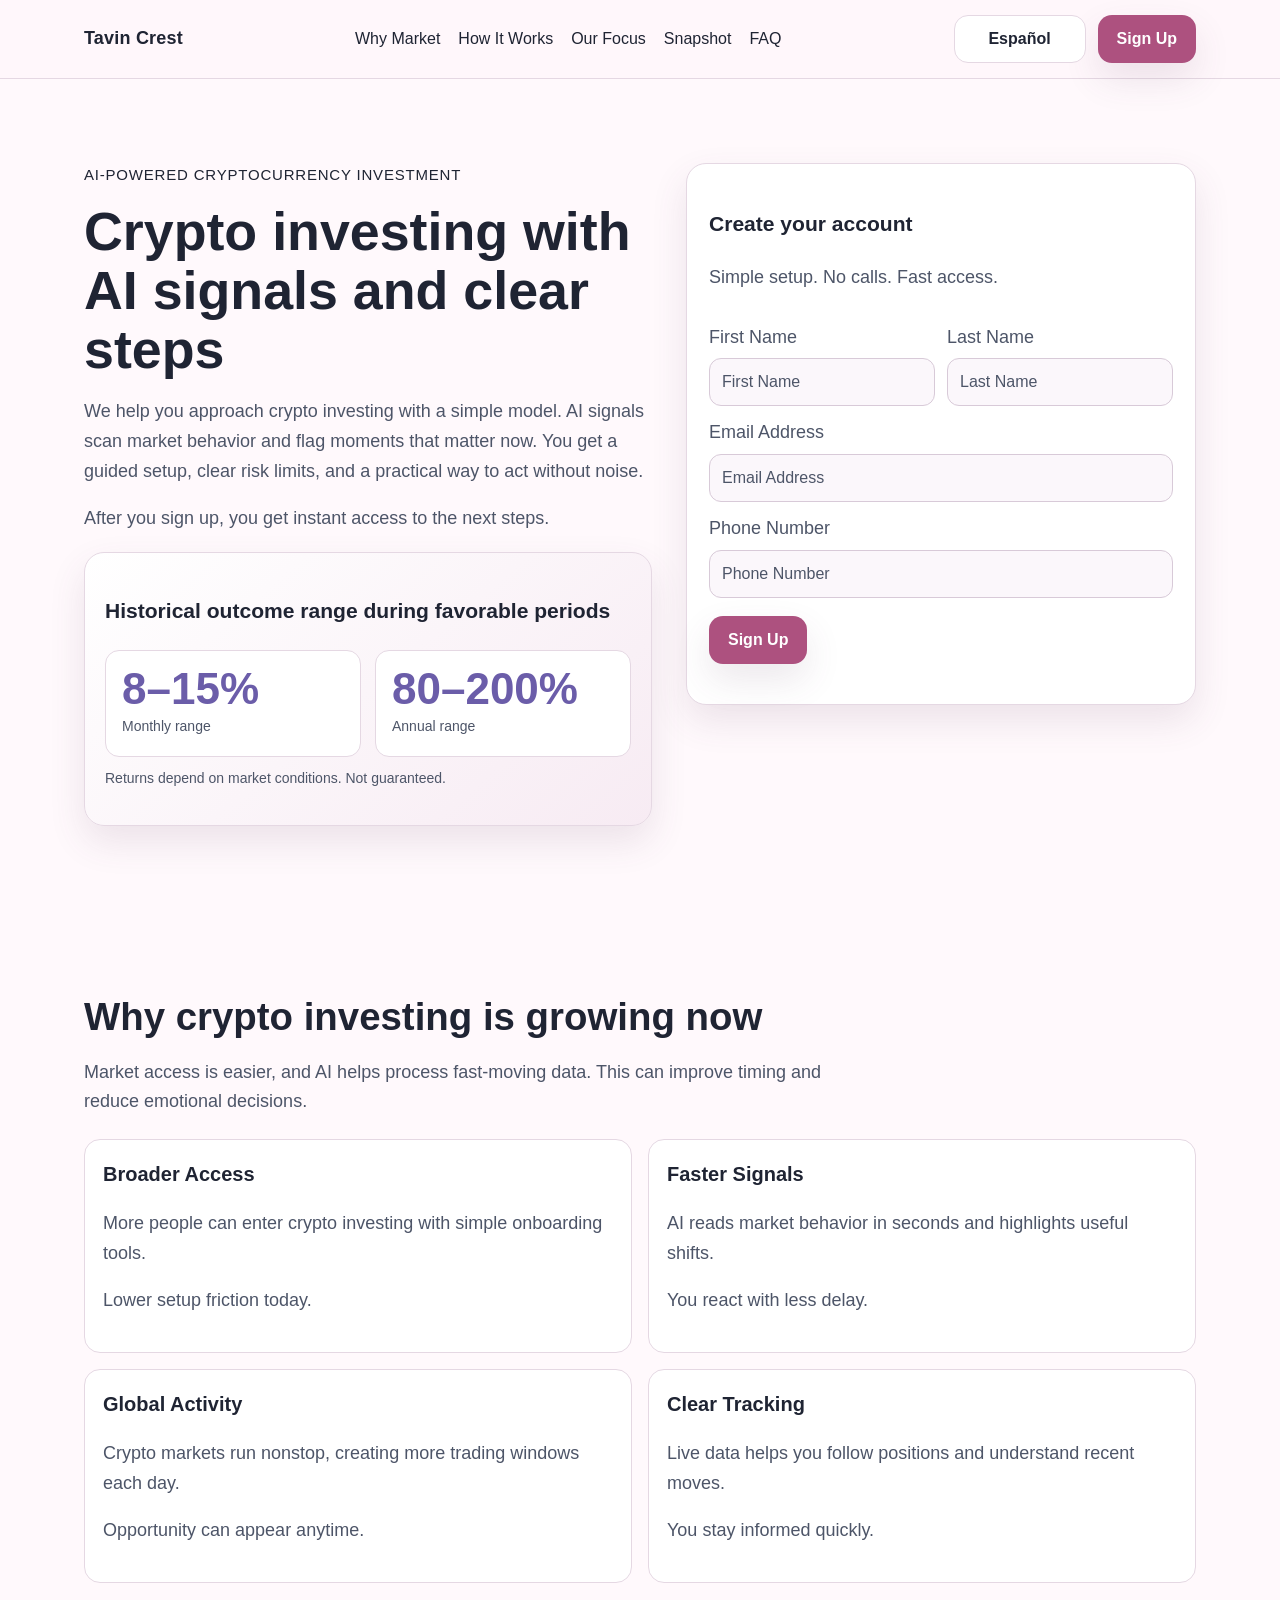
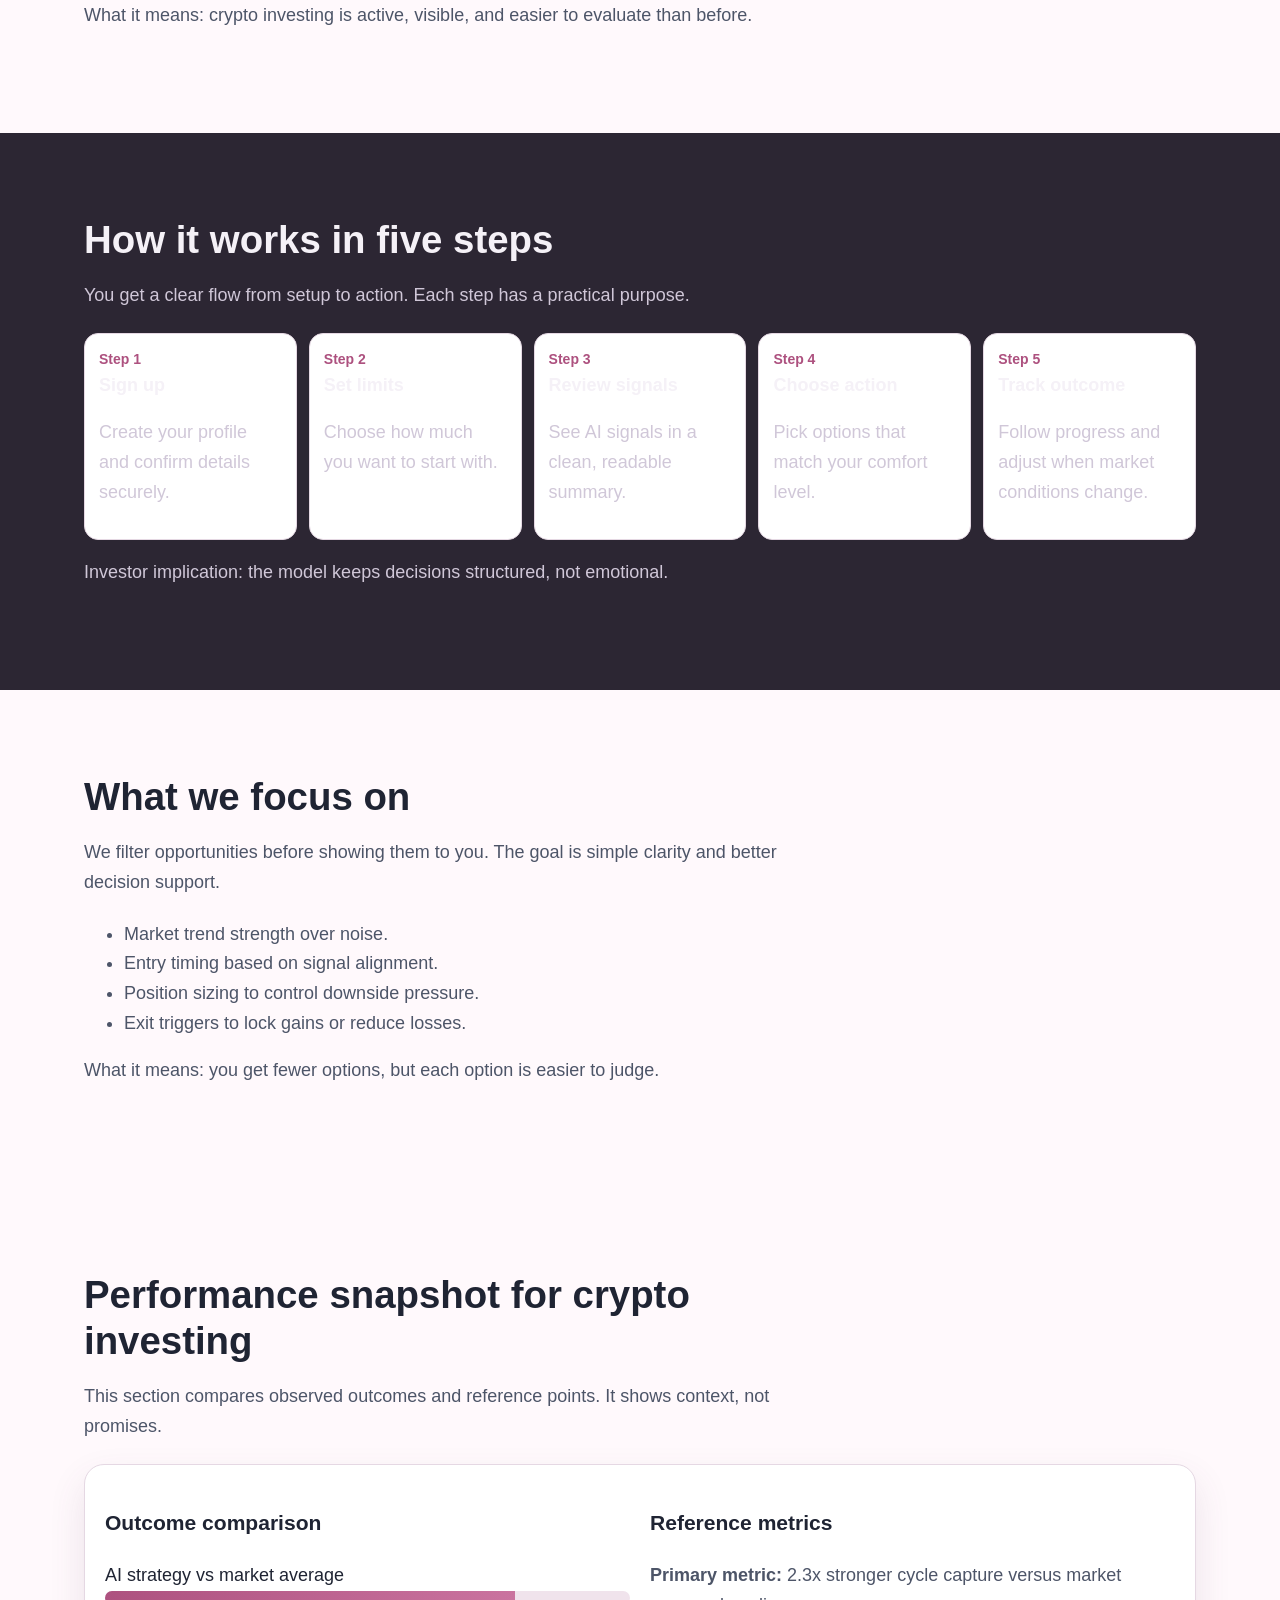
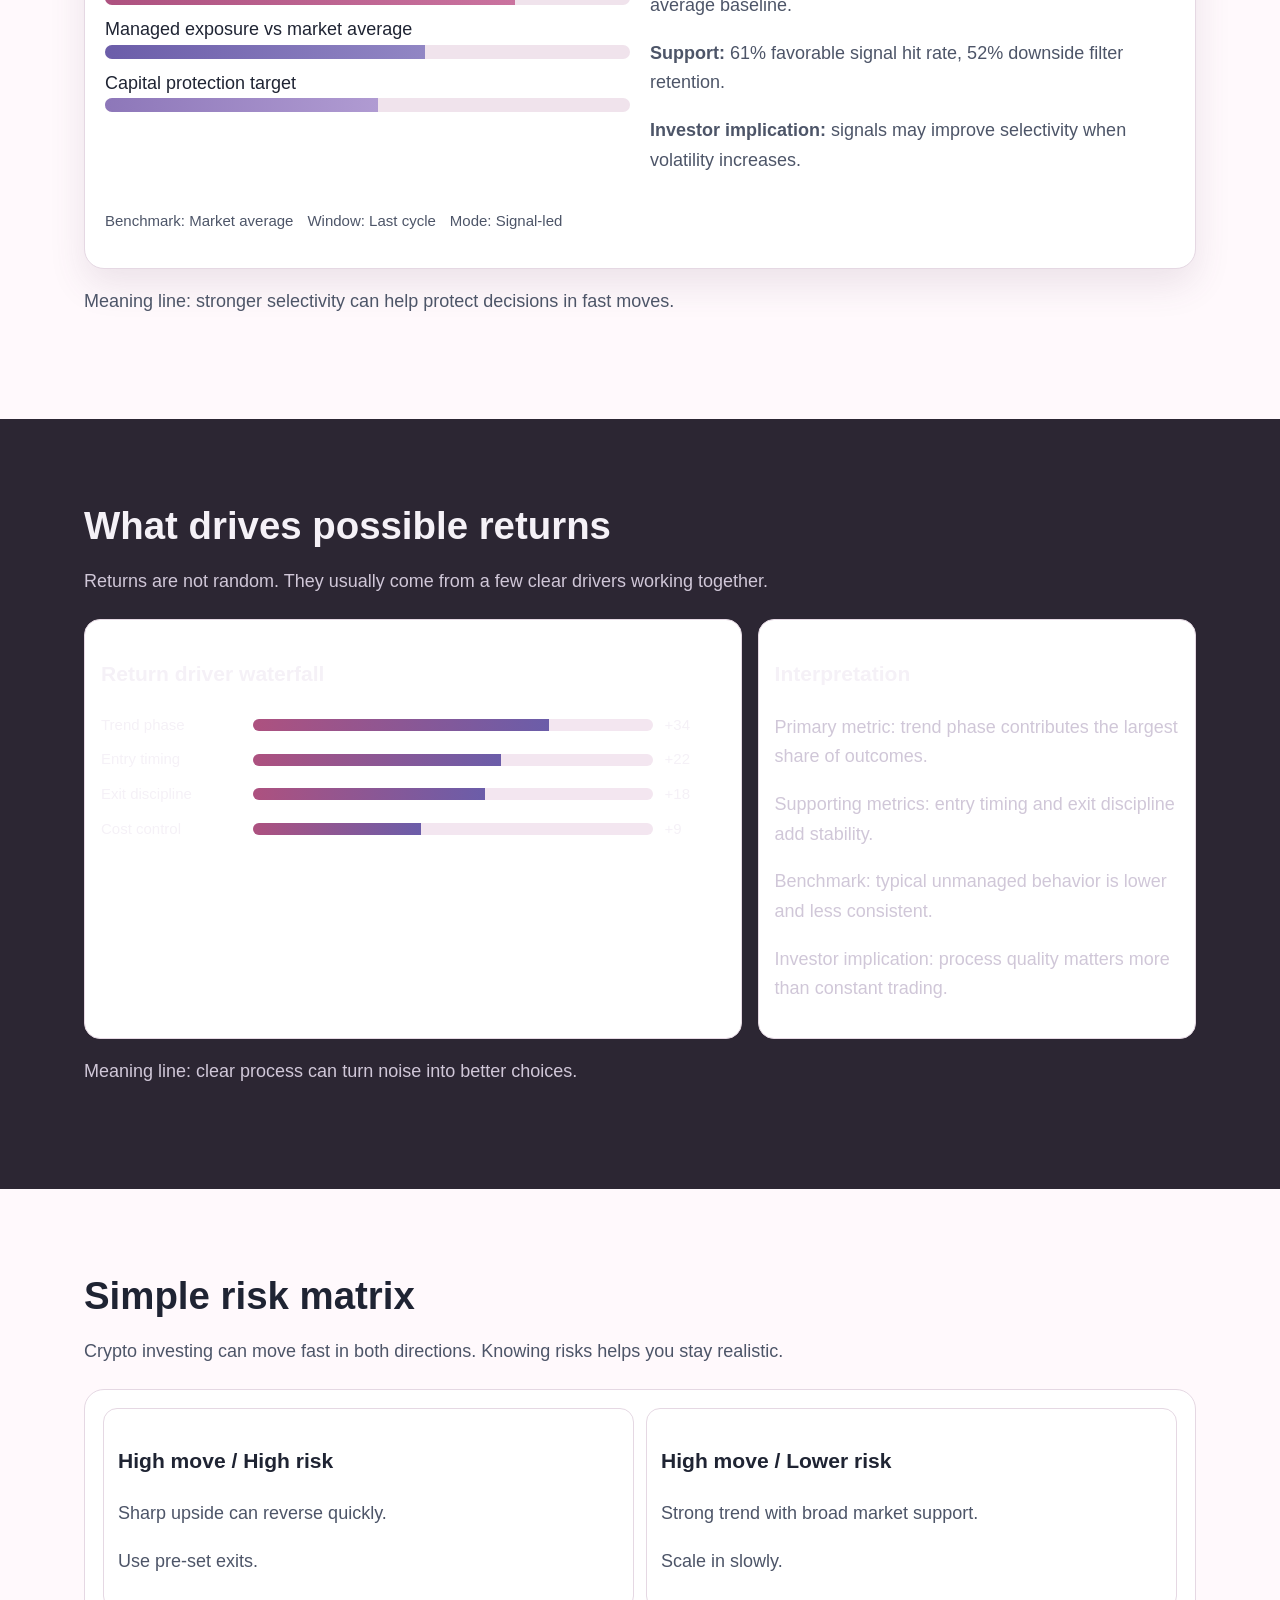
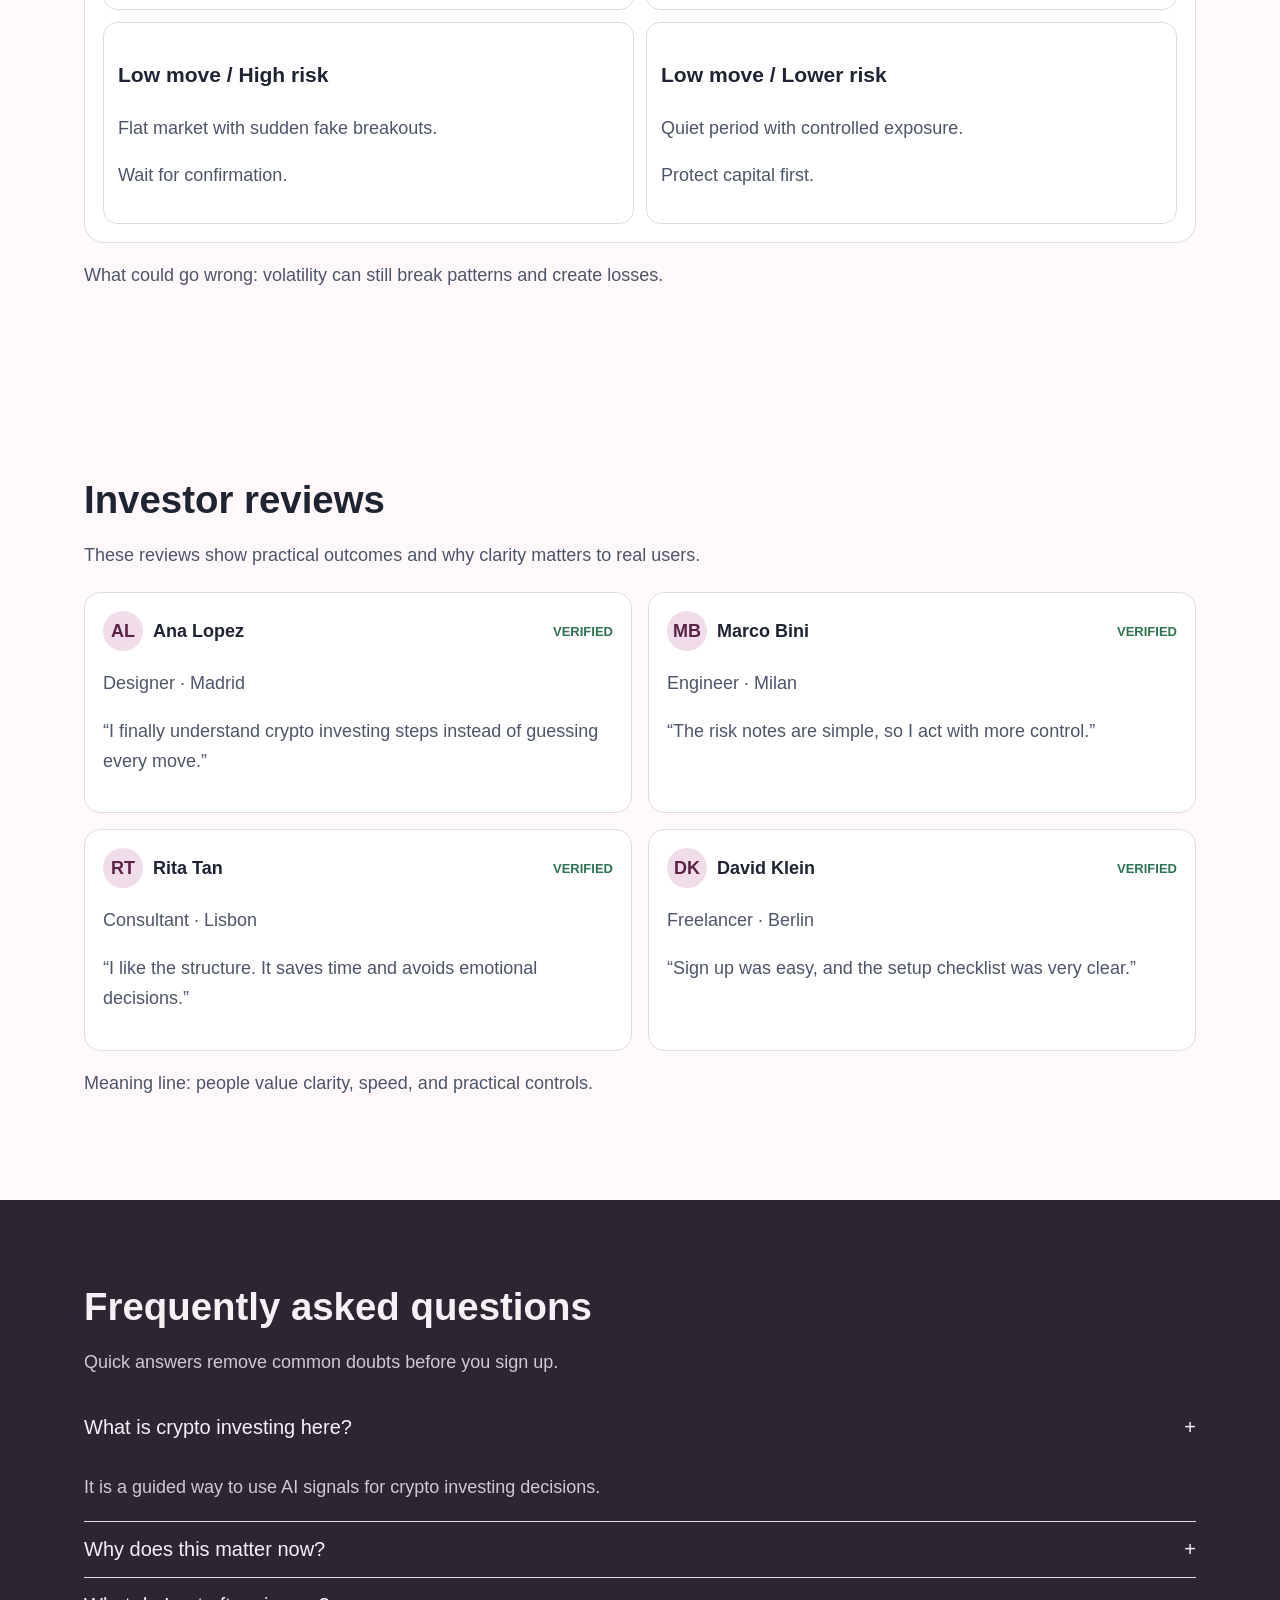
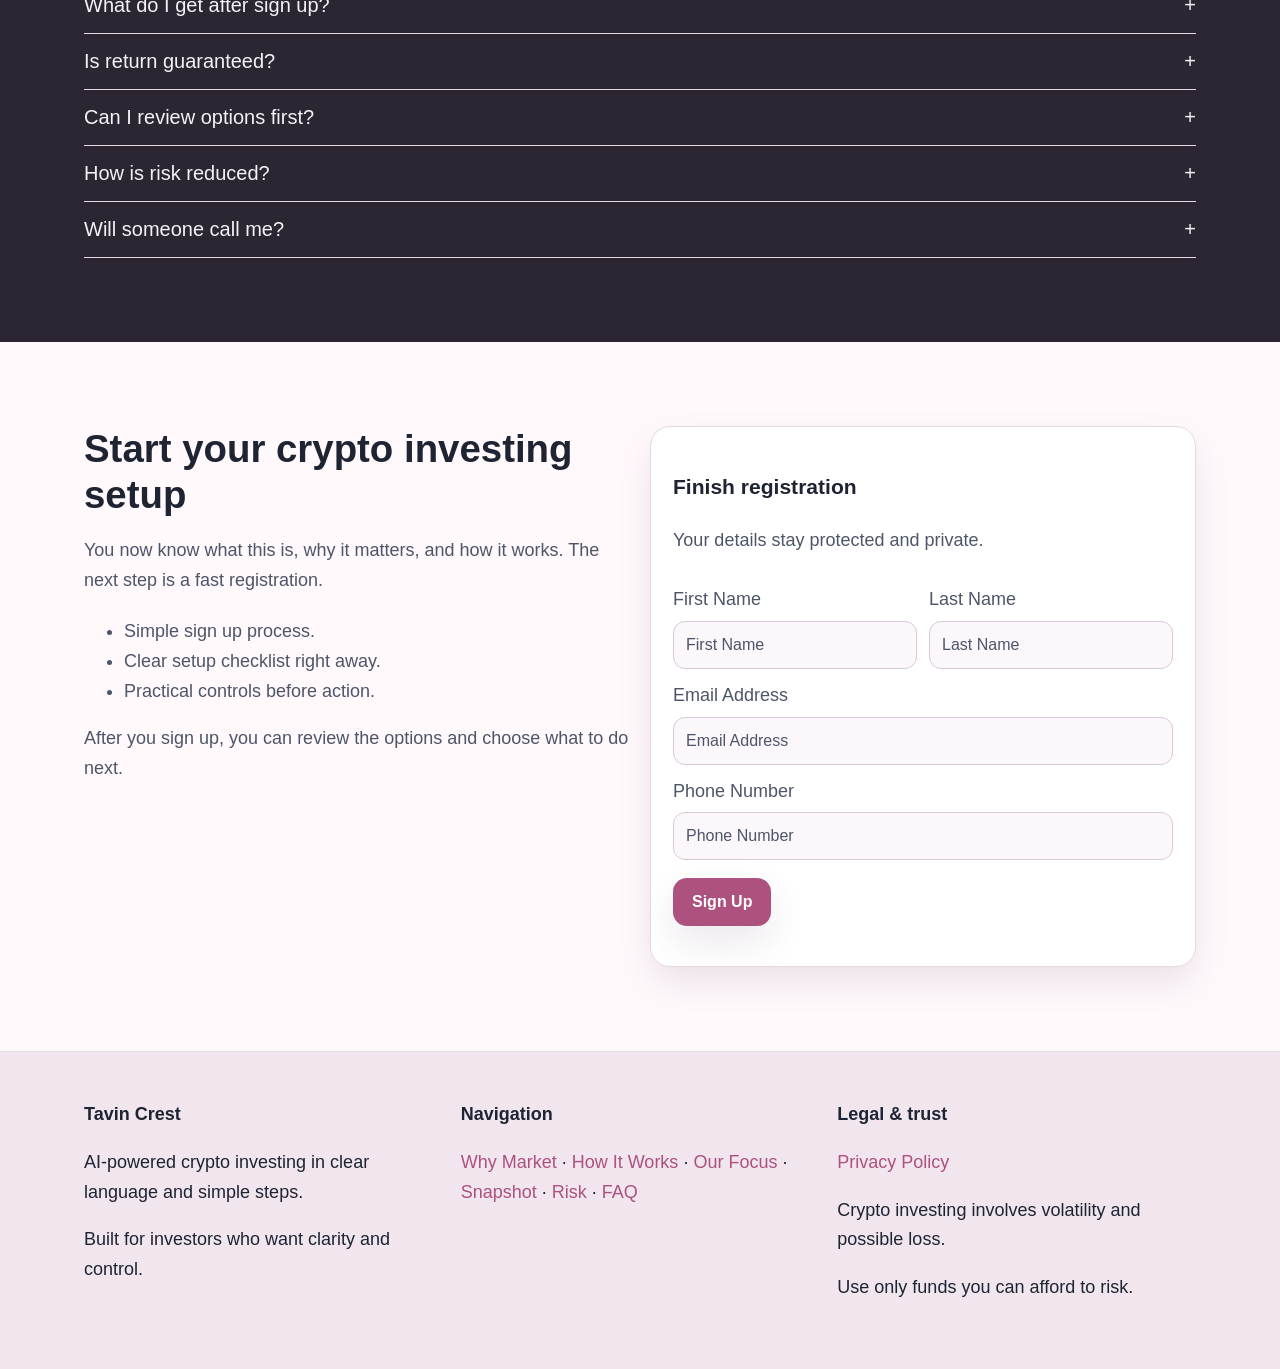
<file: es/index.html>
<!doctype html>
<html lang="en">
<head>
  <meta charset="UTF-8">
  <meta name="viewport" content="width=device-width, initial-scale=1.0">
  <title>AI Crypto Investing for Investors | Tavin Crest Español</title>
  <meta name="description" content="Simple English landing page for AI-powered crypto investing and registration steps.">
  <link rel="canonical" href="https://tavincrest.com/es/">
  <link rel="alternate" hreflang="en" href="https://tavincrest.com/">
  <link rel="alternate" hreflang="de" href="https://tavincrest.com/de/">
  <link rel="alternate" hreflang="fr" href="https://tavincrest.com/fr/">
  <link rel="alternate" hreflang="es" href="https://tavincrest.com/es/">
  <link rel="alternate" hreflang="it" href="https://tavincrest.com/it/">
  <link rel="alternate" hreflang="tr" href="https://tavincrest.com/tr/">
  <link rel="alternate" hreflang="pt" href="https://tavincrest.com/pt/">
  <link rel="alternate" hreflang="ja" href="https://tavincrest.com/jp/">
  <link rel="alternate" hreflang="sk" href="https://tavincrest.com/sk/">
  <link rel="alternate" hreflang="nl-BE" href="https://tavincrest.com/be/">
  <link rel="alternate" hreflang="x-default" href="https://tavincrest.com/">
  <meta property="og:type" content="website">
  <meta property="og:title" content="AI Crypto Investing for Investors | Tavin Crest Español">
  <meta property="og:description" content="Simple English landing page for AI-powered crypto investing and registration steps.">
  <meta property="og:url" content="https://tavincrest.com/es/">
  <meta property="og:site_name" content="Tavin Crest">
  <meta name="twitter:card" content="summary_large_image">
  <meta name="twitter:title" content="AI Crypto Investing for Investors | Tavin Crest Español">
  <meta name="twitter:description" content="Simple English landing page for AI-powered crypto investing and registration steps.">
  <link rel="stylesheet" href="../assets/style.css">
  <script defer src="../assets/app.js"></script>
</head>
<body>
<header class="site-header">
  <div class="container header-row">
    <div class="brand">Tavin Crest</div>
    <nav class="main-nav" aria-label="Main navigation">
      <a href="#market">Why Market</a><a href="#model">How It Works</a><a href="#focus">Our Focus</a><a href="#metrics">Snapshot</a><a href="#faq">FAQ</a>
    </nav>
    <div class="header-actions">
      <div class="lang-wrap">
        <button class="lang-pill" type="button">Español</button>
        <div class="lang-menu">
          <a href="../index.html"><svg class="flag" viewBox="0 0 18 12" aria-hidden="true"><rect width="18" height="12" fill="#012169"/></svg>English</a>
<a href="../de/index.html"><svg class="flag" viewBox="0 0 18 12"><rect width="18" height="4" fill="#000"/><rect y="4" width="18" height="4" fill="#dd0000"/><rect y="8" width="18" height="4" fill="#ffce00"/></svg>Deutsch</a>
<a href="../fr/index.html"><svg class="flag" viewBox="0 0 18 12"><rect width="6" height="12" fill="#0055a4"/><rect x="6" width="6" height="12" fill="#fff"/><rect x="12" width="6" height="12" fill="#ef4135"/></svg>Français</a>
<a href="../es/index.html"><svg class="flag" viewBox="0 0 18 12"><rect width="18" height="3" fill="#aa151b"/><rect y="3" width="18" height="6" fill="#f1bf00"/><rect y="9" width="18" height="3" fill="#aa151b"/></svg>Español</a>
<a href="../it/index.html"><svg class="flag" viewBox="0 0 18 12"><rect width="6" height="12" fill="#009246"/><rect x="6" width="6" height="12" fill="#fff"/><rect x="12" width="6" height="12" fill="#ce2b37"/></svg>Italiano</a>
<a href="../tr/index.html"><svg class="flag" viewBox="0 0 18 12"><rect width="18" height="12" fill="#e30a17"/></svg>Türkçe</a>
<a href="../pt/index.html"><svg class="flag" viewBox="0 0 18 12"><rect width="7" height="12" fill="#006600"/><rect x="7" width="11" height="12" fill="#ff0000"/></svg>Português</a>
<a href="../jp/index.html"><svg class="flag" viewBox="0 0 18 12"><rect width="18" height="12" fill="#fff"/><circle cx="9" cy="6" r="3" fill="#bc002d"/></svg>日本語</a>
<a href="../sk/index.html"><svg class="flag" viewBox="0 0 18 12"><rect width="18" height="4" fill="#fff"/><rect y="4" width="18" height="4" fill="#0b4ea2"/><rect y="8" width="18" height="4" fill="#ee1c25"/><path d="M5 3 h3.5 v5.5 h-3.5 z" fill="#fff"/><path d="M5.3 3.4 h2.9 v4.7 h-2.9 z" fill="#d7141a"/><path d="M6.75 4.2 v2.8 M5.9 5.6 h1.7" stroke="#fff" stroke-width="0.4"/></svg>Slovak</a>
<a href="../be/index.html"><svg class="flag" viewBox="0 0 18 12"><rect width="6" height="12" fill="#000"/><rect x="6" width="6" height="12" fill="#ffd90c"/><rect x="12" width="6" height="12" fill="#ef3340"/></svg>Nederlands (BE)</a>

        </div>
      </div>
      <a class="btn btn-primary" href="#signup-final">Sign Up</a>
      <button class="burger" data-burger aria-label="Open menu">☰</button>
    </div>
  </div>
</header>

<div class="drawer-backdrop" data-backdrop></div>
<aside class="drawer" data-drawer aria-label="Mobile menu">
  <button class="drawer-close" data-close-drawer aria-label="Close menu">×</button>
  <nav aria-label="Mobile links">
    <a href="#market">Why Market</a><a href="#model">How It Works</a><a href="#focus">Our Focus</a><a href="#metrics">Snapshot</a><a href="#insights">Insights</a><a href="#risk">Risk</a><a href="#reviews">Reviews</a><a href="#faq">FAQ</a>
  </nav>
  <div class="lang-wrap">
    <button class="lang-pill" type="button">Español</button>
    <div class="lang-menu"><a href="../index.html"><svg class="flag" viewBox="0 0 18 12" aria-hidden="true"><rect width="18" height="12" fill="#012169"/></svg>English</a>
<a href="../de/index.html"><svg class="flag" viewBox="0 0 18 12"><rect width="18" height="4" fill="#000"/><rect y="4" width="18" height="4" fill="#dd0000"/><rect y="8" width="18" height="4" fill="#ffce00"/></svg>Deutsch</a>
<a href="../fr/index.html"><svg class="flag" viewBox="0 0 18 12"><rect width="6" height="12" fill="#0055a4"/><rect x="6" width="6" height="12" fill="#fff"/><rect x="12" width="6" height="12" fill="#ef4135"/></svg>Français</a>
<a href="../es/index.html"><svg class="flag" viewBox="0 0 18 12"><rect width="18" height="3" fill="#aa151b"/><rect y="3" width="18" height="6" fill="#f1bf00"/><rect y="9" width="18" height="3" fill="#aa151b"/></svg>Español</a>
<a href="../it/index.html"><svg class="flag" viewBox="0 0 18 12"><rect width="6" height="12" fill="#009246"/><rect x="6" width="6" height="12" fill="#fff"/><rect x="12" width="6" height="12" fill="#ce2b37"/></svg>Italiano</a>
<a href="../tr/index.html"><svg class="flag" viewBox="0 0 18 12"><rect width="18" height="12" fill="#e30a17"/></svg>Türkçe</a>
<a href="../pt/index.html"><svg class="flag" viewBox="0 0 18 12"><rect width="7" height="12" fill="#006600"/><rect x="7" width="11" height="12" fill="#ff0000"/></svg>Português</a>
<a href="../jp/index.html"><svg class="flag" viewBox="0 0 18 12"><rect width="18" height="12" fill="#fff"/><circle cx="9" cy="6" r="3" fill="#bc002d"/></svg>日本語</a>
<a href="../sk/index.html"><svg class="flag" viewBox="0 0 18 12"><rect width="18" height="4" fill="#fff"/><rect y="4" width="18" height="4" fill="#0b4ea2"/><rect y="8" width="18" height="4" fill="#ee1c25"/><path d="M5 3 h3.5 v5.5 h-3.5 z" fill="#fff"/><path d="M5.3 3.4 h2.9 v4.7 h-2.9 z" fill="#d7141a"/><path d="M6.75 4.2 v2.8 M5.9 5.6 h1.7" stroke="#fff" stroke-width="0.4"/></svg>Slovak</a>
<a href="../be/index.html"><svg class="flag" viewBox="0 0 18 12"><rect width="6" height="12" fill="#000"/><rect x="6" width="6" height="12" fill="#ffd90c"/><rect x="12" width="6" height="12" fill="#ef3340"/></svg>Nederlands (BE)</a>
</div>
  </div>
  <p><a class="btn btn-primary" href="#signup-final">Sign Up</a></p>
</aside>

<main>
<section class="section light hero">
  <div class="container hero-grid">
    <div>
      <div class="eyebrow">AI-Powered Cryptocurrency Investment</div>
      <h1>Crypto investing with AI signals and clear steps</h1>
      <p>We help you approach crypto investing with a simple model. AI signals scan market behavior and flag moments that matter now. You get a guided setup, clear risk limits, and a practical way to act without noise.</p>
      <p>After you sign up, you get instant access to the next steps.</p>
      <div class="feature-panel reveal" aria-label="Performance range panel">
        <h3>Historical outcome range during favorable periods</h3>
        <div class="feature-metrics">
          <div class="metric-big"><strong>8–15%</strong><span>Monthly range</span></div>
          <div class="metric-big"><strong>80–200%</strong><span>Annual range</span></div>
        </div>
        <p class="micro-note">Returns depend on market conditions. Not guaranteed.</p>
      </div>
    </div>
    <div class="form-card" id="signup-hero">
      <h3 class="form-title">Create your account</h3>
      <p class="form-sub">Simple setup. No calls. Fast access.</p>
      <form>
        <div class="form-grid">
          <div class="form-row"><label for="hf">First Name</label><input id="hf" name="firstName" placeholder="First Name"></div>
          <div class="form-row"><label for="hl">Last Name</label><input id="hl" name="lastName" placeholder="Last Name"></div>
        </div>
        <div class="form-row"><label for="he">Email Address</label><input id="he" name="email" type="email" placeholder="Email Address"></div>
        <div class="form-row"><label for="hp">Phone Number</label><input id="hp" name="phone" type="tel" placeholder="Phone Number"></div>
        <p><button class="btn btn-primary" type="submit">Sign Up</button></p>
      </form>
    </div>
  </div>
</section>

<section class="section light" id="market">
  <div class="container">
    <div class="section-head"><h2>Why crypto investing is growing now</h2><p>Market access is easier, and AI helps process fast-moving data. This can improve timing and reduce emotional decisions.</p></div>
    <div class="cards-4 reveal">
      <article class="card"><h3>Broader Access</h3><p>More people can enter crypto investing with simple onboarding tools.</p><p class="muted">Lower setup friction today.</p></article>
      <article class="card"><h3>Faster Signals</h3><p>AI reads market behavior in seconds and highlights useful shifts.</p><p class="muted">You react with less delay.</p></article>
      <article class="card"><h3>Global Activity</h3><p>Crypto markets run nonstop, creating more trading windows each day.</p><p class="muted">Opportunity can appear anytime.</p></article>
      <article class="card"><h3>Clear Tracking</h3><p>Live data helps you follow positions and understand recent moves.</p><p class="muted">You stay informed quickly.</p></article>
    </div>
    <p>What it means: crypto investing is active, visible, and easier to evaluate than before.</p>
  </div>
</section>

<section class="section dark" id="model">
  <div class="container">
    <div class="section-head"><h2>How it works in five steps</h2><p>You get a clear flow from setup to action. Each step has a practical purpose.</p></div>
    <div class="model-flow reveal">
      <div class="step"><b>Step 1</b><strong>Sign up</strong><p>Create your profile and confirm details securely.</p></div>
      <div class="step"><b>Step 2</b><strong>Set limits</strong><p>Choose how much you want to start with.</p></div>
      <div class="step"><b>Step 3</b><strong>Review signals</strong><p>See AI signals in a clean, readable summary.</p></div>
      <div class="step"><b>Step 4</b><strong>Choose action</strong><p>Pick options that match your comfort level.</p></div>
      <div class="step"><b>Step 5</b><strong>Track outcome</strong><p>Follow progress and adjust when market conditions change.</p></div>
    </div>
    <p>Investor implication: the model keeps decisions structured, not emotional.</p>
  </div>
</section>

<section class="section light" id="focus">
  <div class="container">
    <div class="section-head"><h2>What we focus on</h2><p>We filter opportunities before showing them to you. The goal is simple clarity and better decision support.</p></div>
    <ul>
      <li>Market trend strength over noise.</li>
      <li>Entry timing based on signal alignment.</li>
      <li>Position sizing to control downside pressure.</li>
      <li>Exit triggers to lock gains or reduce losses.</li>
    </ul>
    <p>What it means: you get fewer options, but each option is easier to judge.</p>
  </div>
</section>

<section class="section light" id="metrics">
  <div class="container">
    <div class="section-head"><h2>Performance snapshot for crypto investing</h2><p>This section compares observed outcomes and reference points. It shows context, not promises.</p></div>
    <div class="metrics-panel reveal">
      <div class="dual-bars">
        <div class="bar-group">
          <h3>Outcome comparison</h3>
          <div class="row">AI strategy vs market average<div class="track"><div class="fill-a"></div></div></div>
          <div class="row">Managed exposure vs market average<div class="track"><div class="fill-b"></div></div></div>
          <div class="row">Capital protection target<div class="track"><div class="fill-c"></div></div></div>
        </div>
        <div>
          <h3>Reference metrics</h3>
          <p><strong>Primary metric:</strong> 2.3x stronger cycle capture versus market average baseline.</p>
          <p><strong>Support:</strong> 61% favorable signal hit rate, 52% downside filter retention.</p>
          <p><strong>Investor implication:</strong> signals may improve selectivity when volatility increases.</p>
        </div>
      </div>
      <p class="legend"><span>Benchmark: Market average</span><span>Window: Last cycle</span><span>Mode: Signal-led</span></p>
    </div>
    <p>Meaning line: stronger selectivity can help protect decisions in fast moves.</p>
  </div>
</section>

<section class="section dark" id="insights">
  <div class="container">
    <div class="section-head"><h2>What drives possible returns</h2><p>Returns are not random. They usually come from a few clear drivers working together.</p></div>
    <div class="waterfall reveal">
      <article class="water-card">
        <h3>Return driver waterfall</h3>
        <div class="water-bars">
          <div class="item"><div>Trend phase</div><div><i style="width:74%"></i></div><div>+34</div></div>
          <div class="item"><div>Entry timing</div><div><i style="width:62%"></i></div><div>+22</div></div>
          <div class="item"><div>Exit discipline</div><div><i style="width:58%"></i></div><div>+18</div></div>
          <div class="item"><div>Cost control</div><div><i style="width:42%"></i></div><div>+9</div></div>
        </div>
      </article>
      <article class="water-card">
        <h3>Interpretation</h3>
        <p>Primary metric: trend phase contributes the largest share of outcomes.</p>
        <p>Supporting metrics: entry timing and exit discipline add stability.</p>
        <p>Benchmark: typical unmanaged behavior is lower and less consistent.</p>
        <p>Investor implication: process quality matters more than constant trading.</p>
      </article>
    </div>
    <p>Meaning line: clear process can turn noise into better choices.</p>
  </div>
</section>

<section class="section light" id="risk">
  <div class="container">
    <div class="section-head"><h2>Simple risk matrix</h2><p>Crypto investing can move fast in both directions. Knowing risks helps you stay realistic.</p></div>
    <div class="risk-matrix reveal">
      <div class="cell"><h3>High move / High risk</h3><p>Sharp upside can reverse quickly.</p><p class="muted">Use pre-set exits.</p></div>
      <div class="cell"><h3>High move / Lower risk</h3><p>Strong trend with broad market support.</p><p class="muted">Scale in slowly.</p></div>
      <div class="cell"><h3>Low move / High risk</h3><p>Flat market with sudden fake breakouts.</p><p class="muted">Wait for confirmation.</p></div>
      <div class="cell"><h3>Low move / Lower risk</h3><p>Quiet period with controlled exposure.</p><p class="muted">Protect capital first.</p></div>
    </div>
    <p>What could go wrong: volatility can still break patterns and create losses.</p>
  </div>
</section>

<section class="section light" id="reviews">
  <div class="container">
    <div class="section-head"><h2>Investor reviews</h2><p>These reviews show practical outcomes and why clarity matters to real users.</p></div>
    <div class="reviews reveal">
      <article class="card"><div class="review-head"><div class="avatar">AL</div><strong>Ana Lopez</strong><span class="verified">VERIFIED</span></div><p class="muted">Designer · Madrid</p><p>“I finally understand crypto investing steps instead of guessing every move.”</p></article>
      <article class="card"><div class="review-head"><div class="avatar">MB</div><strong>Marco Bini</strong><span class="verified">VERIFIED</span></div><p class="muted">Engineer · Milan</p><p>“The risk notes are simple, so I act with more control.”</p></article>
      <article class="card"><div class="review-head"><div class="avatar">RT</div><strong>Rita Tan</strong><span class="verified">VERIFIED</span></div><p class="muted">Consultant · Lisbon</p><p>“I like the structure. It saves time and avoids emotional decisions.”</p></article>
      <article class="card"><div class="review-head"><div class="avatar">DK</div><strong>David Klein</strong><span class="verified">VERIFIED</span></div><p class="muted">Freelancer · Berlin</p><p>“Sign up was easy, and the setup checklist was very clear.”</p></article>
    </div>
    <p>Meaning line: people value clarity, speed, and practical controls.</p>
  </div>
</section>

<section class="section dark" id="faq">
  <div class="container">
    <div class="section-head"><h2>Frequently asked questions</h2><p>Quick answers remove common doubts before you sign up.</p></div>
    <div class="faq">
      <div class="faq-item active"><button class="faq-btn">What is crypto investing here?<span>+</span></button><div class="faq-panel"><p>It is a guided way to use AI signals for crypto investing decisions.</p></div></div>
      <div class="faq-item"><button class="faq-btn">Why does this matter now?<span>+</span></button><div class="faq-panel"><p>Market activity is high, and faster signal reading helps with timing.</p></div></div>
      <div class="faq-item"><button class="faq-btn">What do I get after sign up?<span>+</span></button><div class="faq-panel"><p>After you sign up, you will see a clear setup checklist.</p></div></div>
      <div class="faq-item"><button class="faq-btn">Is return guaranteed?<span>+</span></button><div class="faq-panel"><p>No. Returns depend on market conditions and can be negative.</p></div></div>
      <div class="faq-item"><button class="faq-btn">Can I review options first?<span>+</span></button><div class="faq-panel"><p>After you sign up, you can review the options and choose what to do next.</p></div></div>
      <div class="faq-item"><button class="faq-btn">How is risk reduced?<span>+</span></button><div class="faq-panel"><p>By sizing positions, setting exits, and avoiding random entries.</p></div></div>
      <div class="faq-item"><button class="faq-btn">Will someone call me?<span>+</span></button><div class="faq-panel"><p>We may send a short email to confirm your details.</p></div></div>
    </div>
  </div>
</section>

<section class="section light" id="signup-final">
  <div class="container final-grid">
    <div>
      <div class="section-head"><h2>Start your crypto investing setup</h2><p>You now know what this is, why it matters, and how it works. The next step is a fast registration.</p></div>
      <ul>
        <li>Simple sign up process.</li>
        <li>Clear setup checklist right away.</li>
        <li>Practical controls before action.</li>
      </ul>
      <p>After you sign up, you can review the options and choose what to do next.</p>
    </div>
    <div class="form-card">
      <h3 class="form-title">Finish registration</h3>
      <p class="form-sub">Your details stay protected and private.</p>
      <form>
        <div class="form-grid">
          <div class="form-row"><label for="ff">First Name</label><input id="ff" name="firstName2" placeholder="First Name"></div>
          <div class="form-row"><label for="fl">Last Name</label><input id="fl" name="lastName2" placeholder="Last Name"></div>
        </div>
        <div class="form-row"><label for="fe">Email Address</label><input id="fe" name="email2" type="email" placeholder="Email Address"></div>
        <div class="form-row"><label for="fp">Phone Number</label><input id="fp" name="phone2" type="tel" placeholder="Phone Number"></div>
        <p><button class="btn btn-primary" type="submit">Sign Up</button></p>
      </form>
    </div>
  </div>
</section>
</main>

<footer class="footer">
  <div class="container footer-grid">
    <div><h4>Tavin Crest</h4><p>AI-powered crypto investing in clear language and simple steps.</p><p>Built for investors who want clarity and control.</p></div>
    <div><h4>Navigation</h4><p><a href="#market">Why Market</a> · <a href="#model">How It Works</a> · <a href="#focus">Our Focus</a> · <a href="#metrics">Snapshot</a> · <a href="#risk">Risk</a> · <a href="#faq">FAQ</a></p></div>
    <div><h4>Legal & trust</h4><p><a href="#" data-open-privacy>Privacy Policy</a></p><p>Crypto investing involves volatility and possible loss.</p><p>Use only funds you can afford to risk.</p></div>
  </div>
</footer>

<div class="modal-backdrop" data-modal>
  <div class="modal" role="dialog" aria-modal="true" aria-label="Privacy Policy">
    <div class="modal-head"><strong>Privacy Policy</strong><button data-close-privacy aria-label="Close">×</button></div>
    <div class="modal-body">
      <h3>Introduction</h3><p>We explain how we collect and use your data in simple terms.</p>
      <h3>Data collection</h3><p>We collect account details you submit through registration forms.</p>
      <h3>Legal basis</h3><p>We process data to provide requested services and maintain security.</p>
      <h3>Cookies</h3><p>We use cookies to keep core features working and improve usability.</p>
      <h3>Retention</h3><p>We keep data only as long as needed for service and legal duties.</p>
      <h3>Third-party sharing</h3><p>We share limited data with trusted providers needed for operations.</p>
      <h3>Security</h3><p>We apply technical and organizational safeguards to protect records.</p>
      <h3>User rights</h3><p>You can request access, correction, or deletion of personal data.</p>
      <h3>International transfers</h3><p>Some providers may process data in other countries with safeguards.</p>
      <h3>Industry risk disclosure</h3><p>Crypto investing can be volatile, and losses can occur.</p>
      <h3>Contact</h3><p>Email: privacy@tavincrest.com</p>
    </div>
    <div class="modal-foot"><button class="btn" data-close-privacy>Close</button></div>
  </div>
</div>

<script type="application/ld+json">
{"@context":"https://schema.org","@graph":[{"@type":"Organization","name":"Tavin Crest","url":"https://tavincrest.com/"},{"@type":"WebSite","name":"Tavin Crest","url":"https://tavincrest.com/"},{"@type":"FAQPage","mainEntity":[{"@type":"Question","name":"What is crypto investing here?","acceptedAnswer":{"@type":"Answer","text":"It is a guided way to use AI signals for crypto investing decisions."}},{"@type":"Question","name":"Is return guaranteed?","acceptedAnswer":{"@type":"Answer","text":"No. Returns depend on market conditions and can be negative."}}]},{"@type":"Review","author":{"@type":"Person","name":"Ana Lopez"},"reviewBody":"I finally understand crypto investing steps instead of guessing every move.","itemReviewed":{"@type":"Service","name":"Tavin Crest"}}]}
</script>
</body>
</html>
</file>
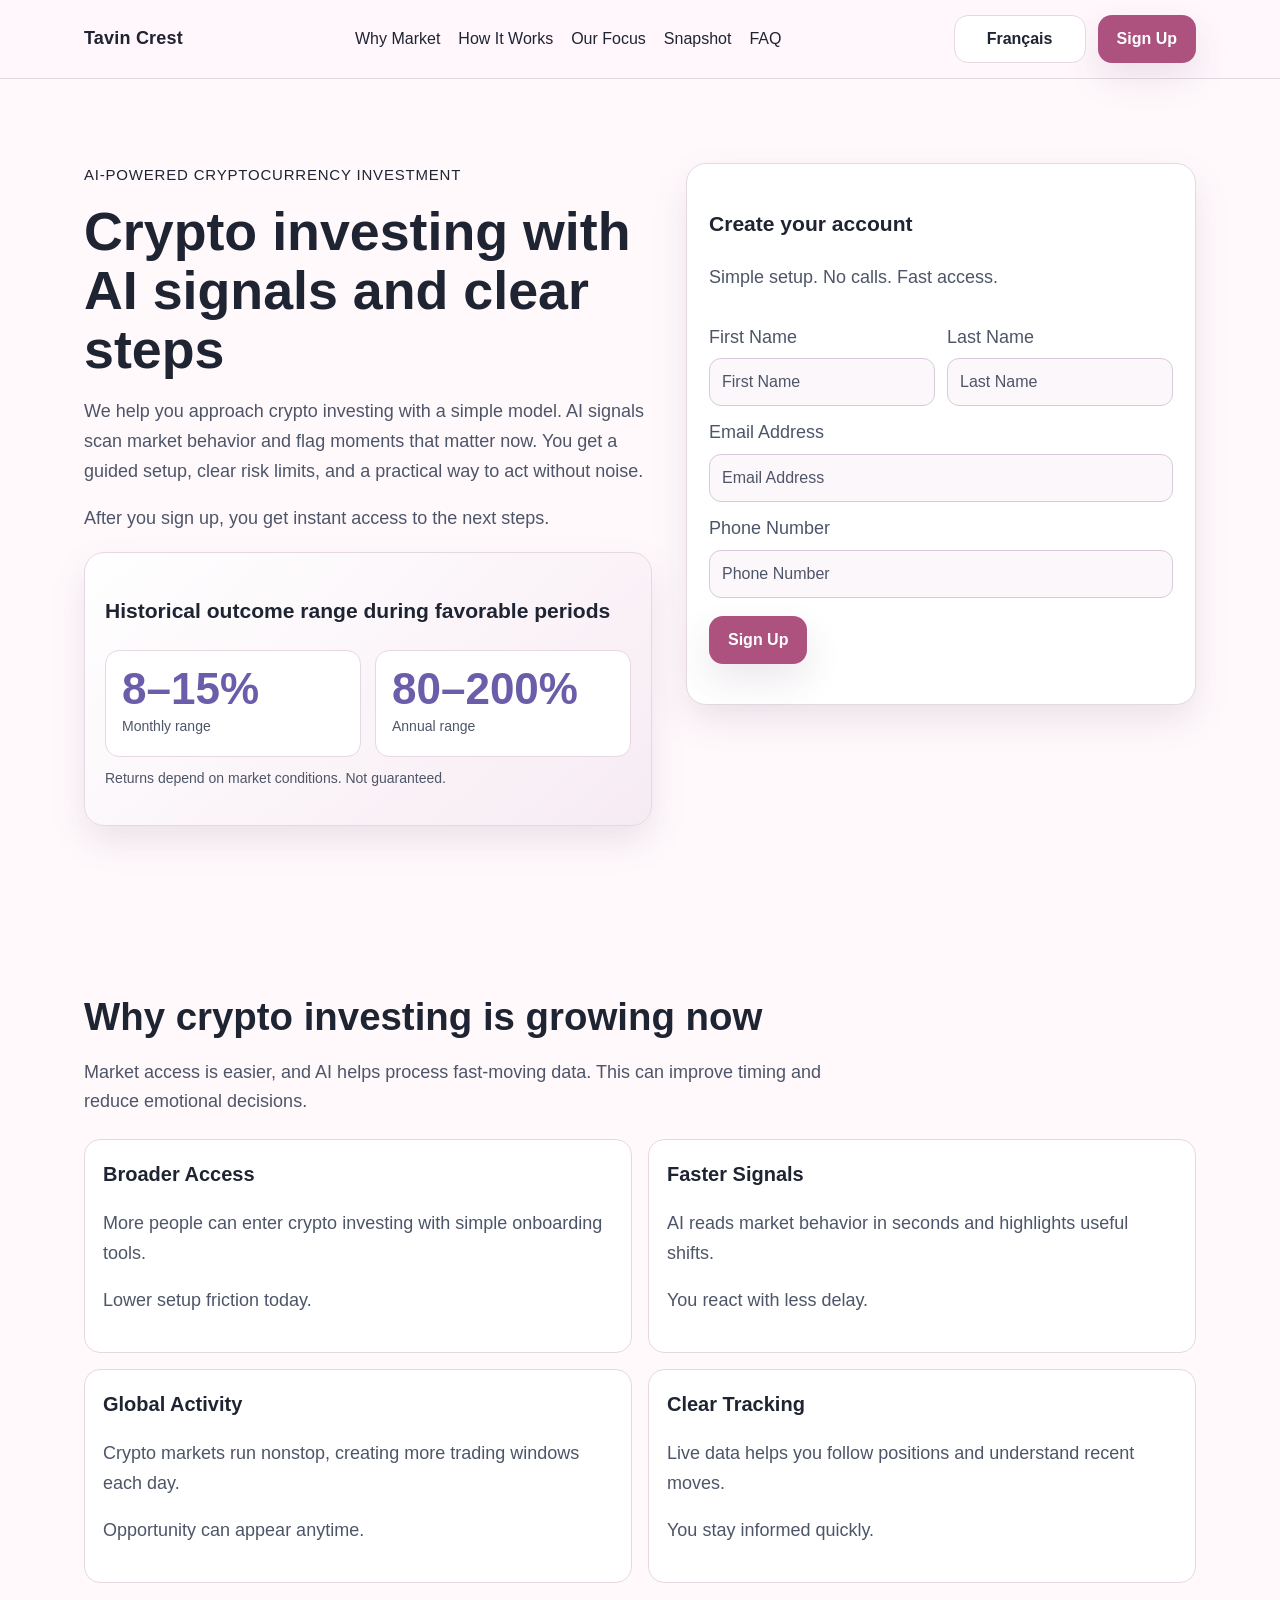
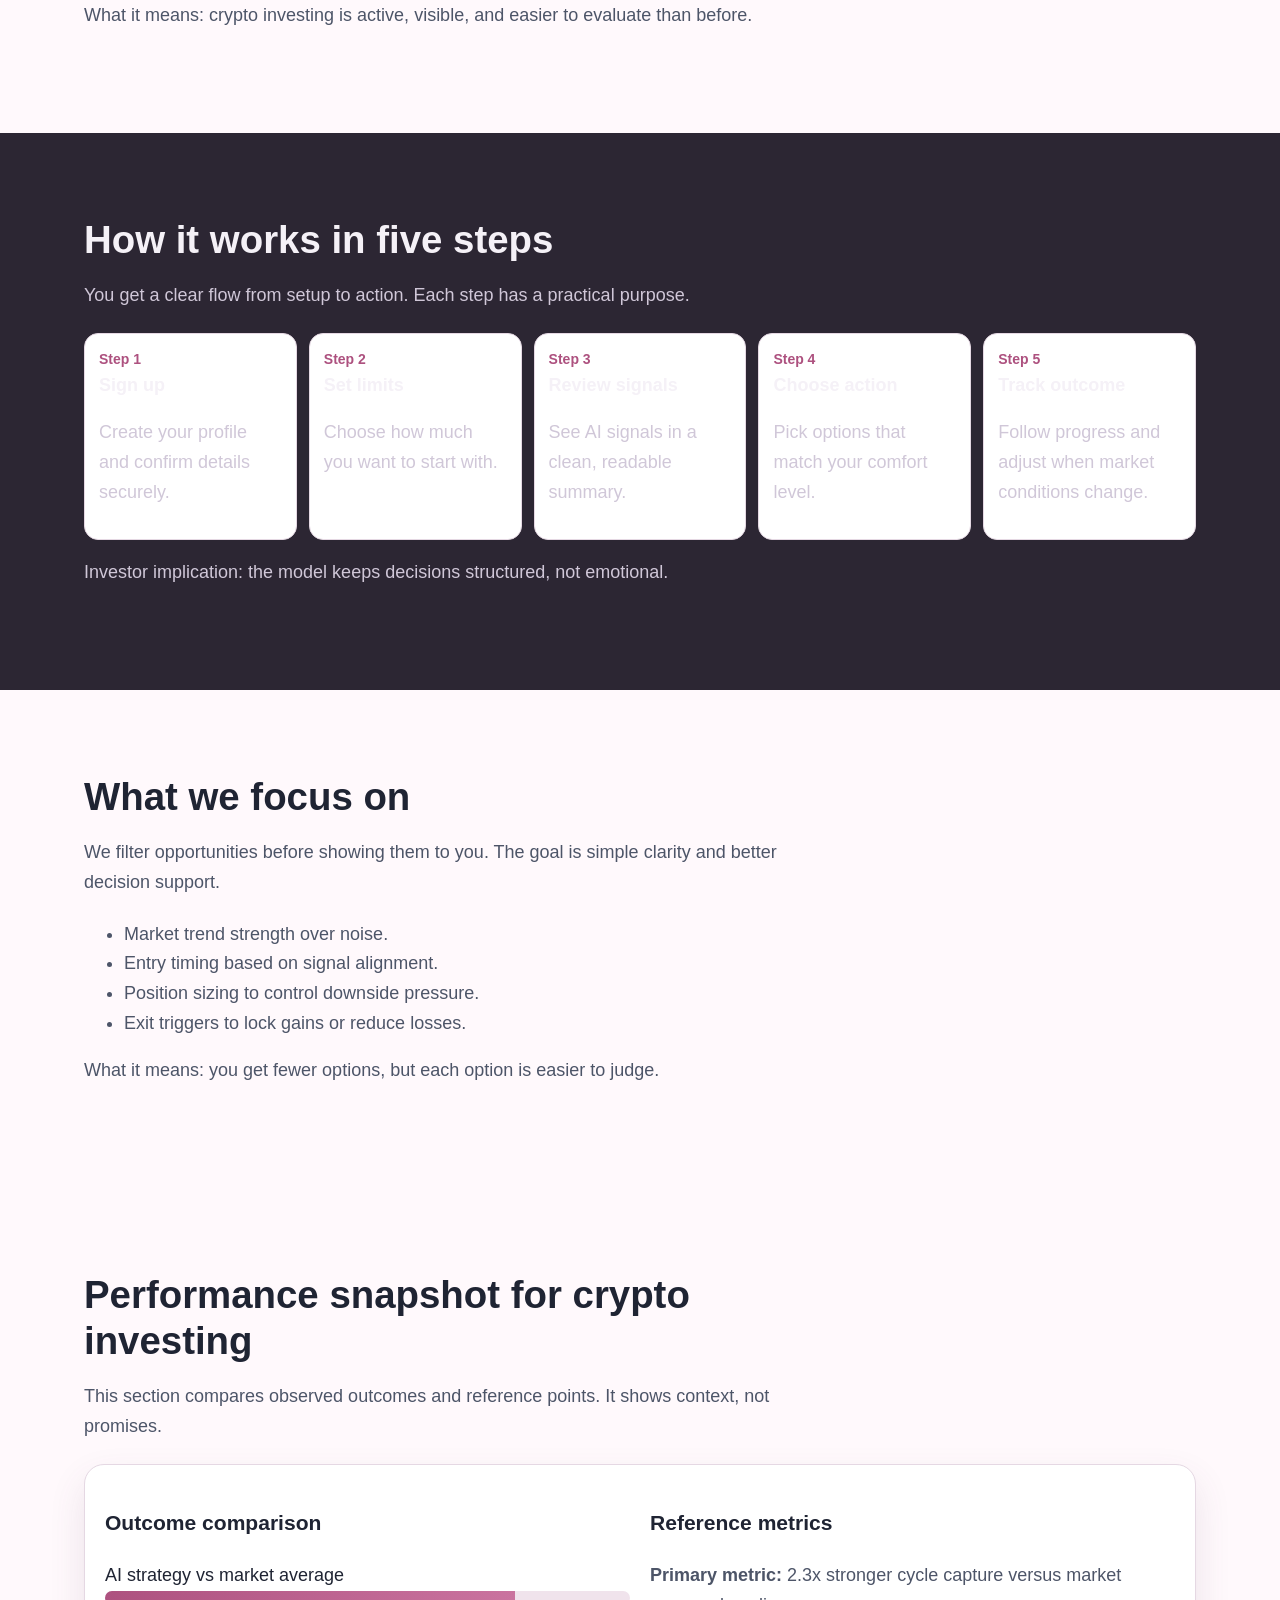
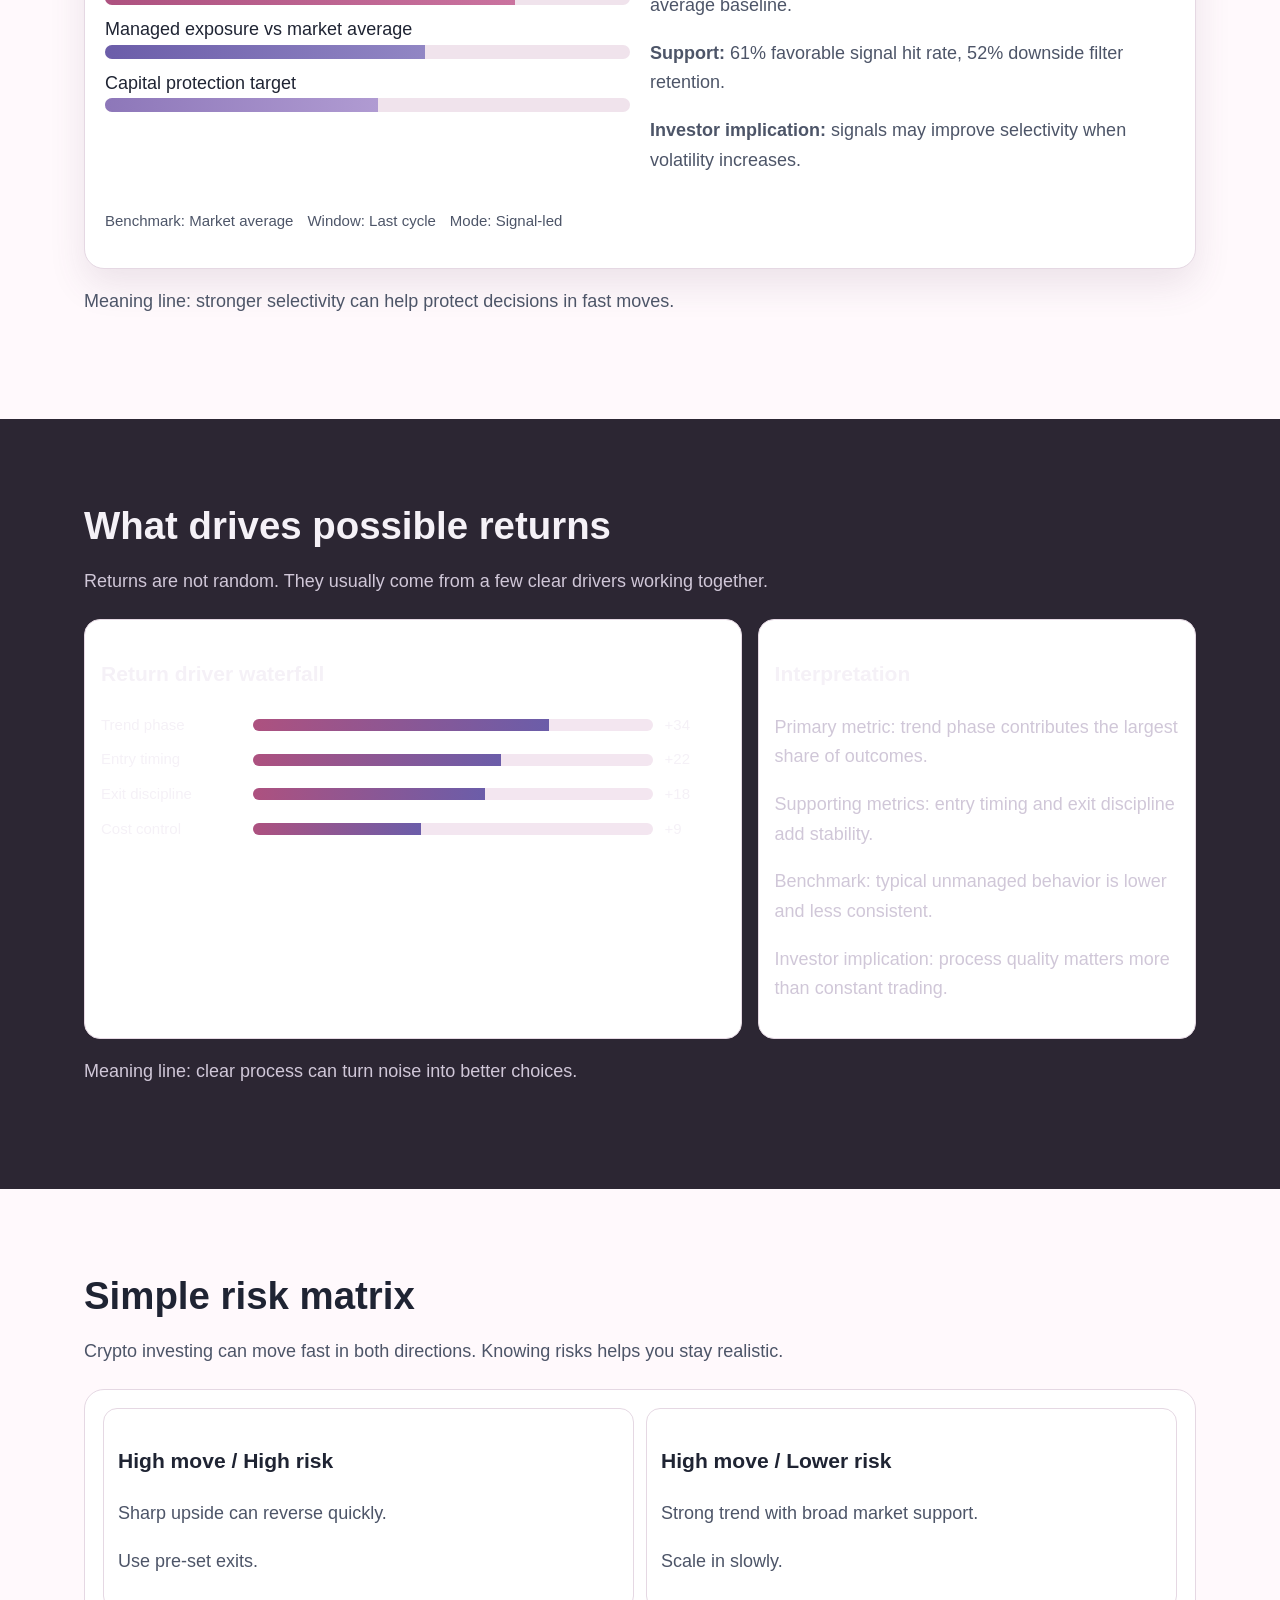
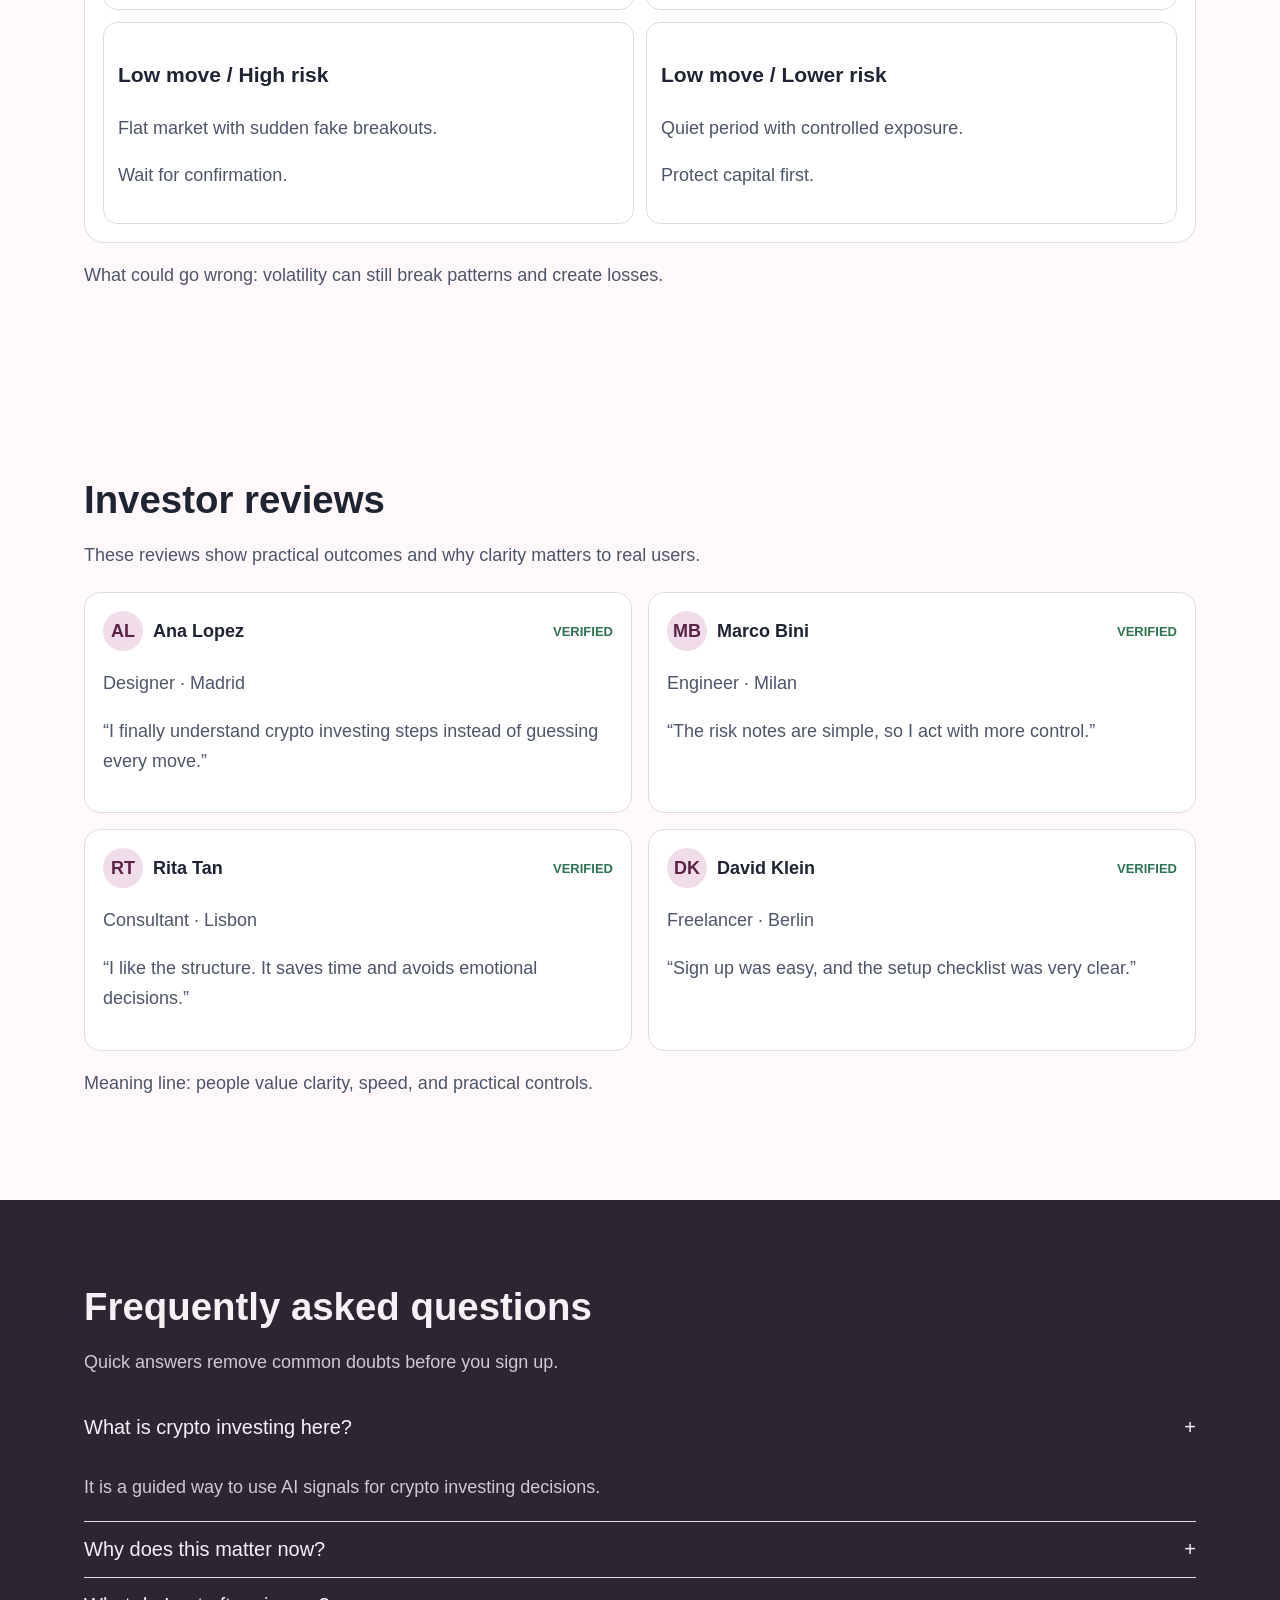
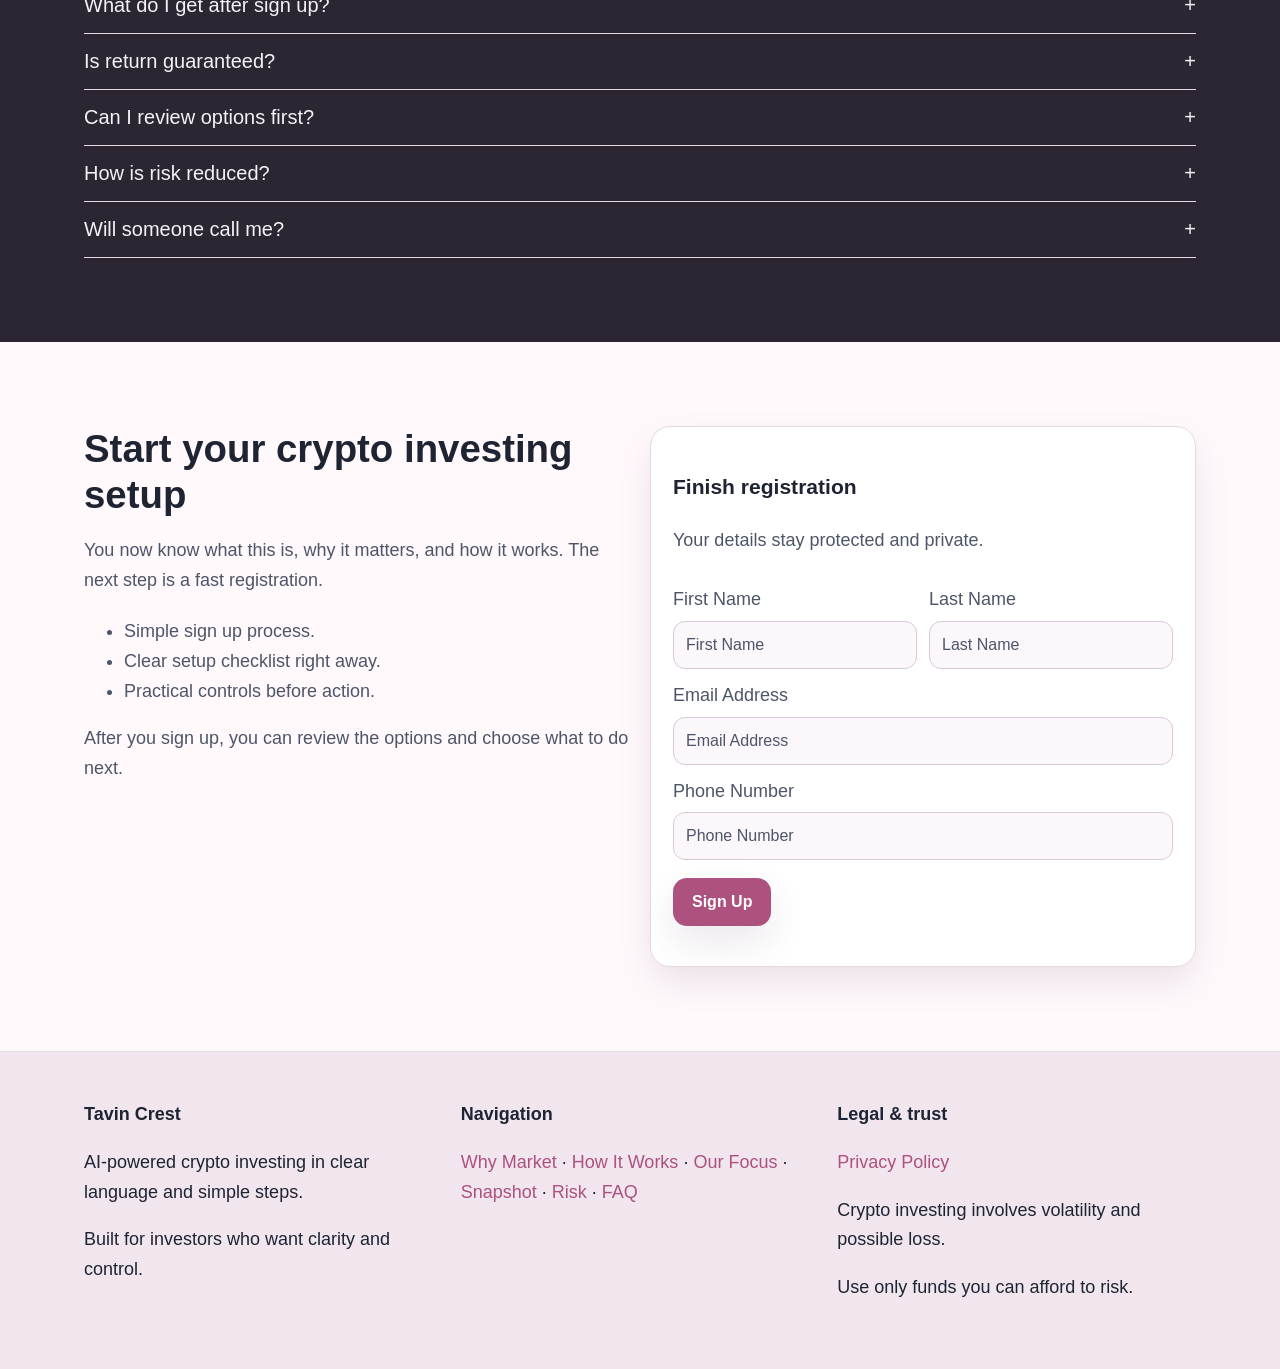
<file: fr/index.html>
<!doctype html>
<html lang="en">
<head>
  <meta charset="UTF-8">
  <meta name="viewport" content="width=device-width, initial-scale=1.0">
  <title>AI Crypto Investing for Investors | Tavin Crest Français</title>
  <meta name="description" content="Simple English landing page for AI-powered crypto investing and registration steps.">
  <link rel="canonical" href="https://tavincrest.com/fr/">
  <link rel="alternate" hreflang="en" href="https://tavincrest.com/">
  <link rel="alternate" hreflang="de" href="https://tavincrest.com/de/">
  <link rel="alternate" hreflang="fr" href="https://tavincrest.com/fr/">
  <link rel="alternate" hreflang="es" href="https://tavincrest.com/es/">
  <link rel="alternate" hreflang="it" href="https://tavincrest.com/it/">
  <link rel="alternate" hreflang="tr" href="https://tavincrest.com/tr/">
  <link rel="alternate" hreflang="pt" href="https://tavincrest.com/pt/">
  <link rel="alternate" hreflang="ja" href="https://tavincrest.com/jp/">
  <link rel="alternate" hreflang="sk" href="https://tavincrest.com/sk/">
  <link rel="alternate" hreflang="nl-BE" href="https://tavincrest.com/be/">
  <link rel="alternate" hreflang="x-default" href="https://tavincrest.com/">
  <meta property="og:type" content="website">
  <meta property="og:title" content="AI Crypto Investing for Investors | Tavin Crest Français">
  <meta property="og:description" content="Simple English landing page for AI-powered crypto investing and registration steps.">
  <meta property="og:url" content="https://tavincrest.com/fr/">
  <meta property="og:site_name" content="Tavin Crest">
  <meta name="twitter:card" content="summary_large_image">
  <meta name="twitter:title" content="AI Crypto Investing for Investors | Tavin Crest Français">
  <meta name="twitter:description" content="Simple English landing page for AI-powered crypto investing and registration steps.">
  <link rel="stylesheet" href="../assets/style.css">
  <script defer src="../assets/app.js"></script>
</head>
<body>
<header class="site-header">
  <div class="container header-row">
    <div class="brand">Tavin Crest</div>
    <nav class="main-nav" aria-label="Main navigation">
      <a href="#market">Why Market</a><a href="#model">How It Works</a><a href="#focus">Our Focus</a><a href="#metrics">Snapshot</a><a href="#faq">FAQ</a>
    </nav>
    <div class="header-actions">
      <div class="lang-wrap">
        <button class="lang-pill" type="button">Français</button>
        <div class="lang-menu">
          <a href="../index.html"><svg class="flag" viewBox="0 0 18 12" aria-hidden="true"><rect width="18" height="12" fill="#012169"/></svg>English</a>
<a href="../de/index.html"><svg class="flag" viewBox="0 0 18 12"><rect width="18" height="4" fill="#000"/><rect y="4" width="18" height="4" fill="#dd0000"/><rect y="8" width="18" height="4" fill="#ffce00"/></svg>Deutsch</a>
<a href="../fr/index.html"><svg class="flag" viewBox="0 0 18 12"><rect width="6" height="12" fill="#0055a4"/><rect x="6" width="6" height="12" fill="#fff"/><rect x="12" width="6" height="12" fill="#ef4135"/></svg>Français</a>
<a href="../es/index.html"><svg class="flag" viewBox="0 0 18 12"><rect width="18" height="3" fill="#aa151b"/><rect y="3" width="18" height="6" fill="#f1bf00"/><rect y="9" width="18" height="3" fill="#aa151b"/></svg>Español</a>
<a href="../it/index.html"><svg class="flag" viewBox="0 0 18 12"><rect width="6" height="12" fill="#009246"/><rect x="6" width="6" height="12" fill="#fff"/><rect x="12" width="6" height="12" fill="#ce2b37"/></svg>Italiano</a>
<a href="../tr/index.html"><svg class="flag" viewBox="0 0 18 12"><rect width="18" height="12" fill="#e30a17"/></svg>Türkçe</a>
<a href="../pt/index.html"><svg class="flag" viewBox="0 0 18 12"><rect width="7" height="12" fill="#006600"/><rect x="7" width="11" height="12" fill="#ff0000"/></svg>Português</a>
<a href="../jp/index.html"><svg class="flag" viewBox="0 0 18 12"><rect width="18" height="12" fill="#fff"/><circle cx="9" cy="6" r="3" fill="#bc002d"/></svg>日本語</a>
<a href="../sk/index.html"><svg class="flag" viewBox="0 0 18 12"><rect width="18" height="4" fill="#fff"/><rect y="4" width="18" height="4" fill="#0b4ea2"/><rect y="8" width="18" height="4" fill="#ee1c25"/><path d="M5 3 h3.5 v5.5 h-3.5 z" fill="#fff"/><path d="M5.3 3.4 h2.9 v4.7 h-2.9 z" fill="#d7141a"/><path d="M6.75 4.2 v2.8 M5.9 5.6 h1.7" stroke="#fff" stroke-width="0.4"/></svg>Slovak</a>
<a href="../be/index.html"><svg class="flag" viewBox="0 0 18 12"><rect width="6" height="12" fill="#000"/><rect x="6" width="6" height="12" fill="#ffd90c"/><rect x="12" width="6" height="12" fill="#ef3340"/></svg>Nederlands (BE)</a>

        </div>
      </div>
      <a class="btn btn-primary" href="#signup-final">Sign Up</a>
      <button class="burger" data-burger aria-label="Open menu">☰</button>
    </div>
  </div>
</header>

<div class="drawer-backdrop" data-backdrop></div>
<aside class="drawer" data-drawer aria-label="Mobile menu">
  <button class="drawer-close" data-close-drawer aria-label="Close menu">×</button>
  <nav aria-label="Mobile links">
    <a href="#market">Why Market</a><a href="#model">How It Works</a><a href="#focus">Our Focus</a><a href="#metrics">Snapshot</a><a href="#insights">Insights</a><a href="#risk">Risk</a><a href="#reviews">Reviews</a><a href="#faq">FAQ</a>
  </nav>
  <div class="lang-wrap">
    <button class="lang-pill" type="button">Français</button>
    <div class="lang-menu"><a href="../index.html"><svg class="flag" viewBox="0 0 18 12" aria-hidden="true"><rect width="18" height="12" fill="#012169"/></svg>English</a>
<a href="../de/index.html"><svg class="flag" viewBox="0 0 18 12"><rect width="18" height="4" fill="#000"/><rect y="4" width="18" height="4" fill="#dd0000"/><rect y="8" width="18" height="4" fill="#ffce00"/></svg>Deutsch</a>
<a href="../fr/index.html"><svg class="flag" viewBox="0 0 18 12"><rect width="6" height="12" fill="#0055a4"/><rect x="6" width="6" height="12" fill="#fff"/><rect x="12" width="6" height="12" fill="#ef4135"/></svg>Français</a>
<a href="../es/index.html"><svg class="flag" viewBox="0 0 18 12"><rect width="18" height="3" fill="#aa151b"/><rect y="3" width="18" height="6" fill="#f1bf00"/><rect y="9" width="18" height="3" fill="#aa151b"/></svg>Español</a>
<a href="../it/index.html"><svg class="flag" viewBox="0 0 18 12"><rect width="6" height="12" fill="#009246"/><rect x="6" width="6" height="12" fill="#fff"/><rect x="12" width="6" height="12" fill="#ce2b37"/></svg>Italiano</a>
<a href="../tr/index.html"><svg class="flag" viewBox="0 0 18 12"><rect width="18" height="12" fill="#e30a17"/></svg>Türkçe</a>
<a href="../pt/index.html"><svg class="flag" viewBox="0 0 18 12"><rect width="7" height="12" fill="#006600"/><rect x="7" width="11" height="12" fill="#ff0000"/></svg>Português</a>
<a href="../jp/index.html"><svg class="flag" viewBox="0 0 18 12"><rect width="18" height="12" fill="#fff"/><circle cx="9" cy="6" r="3" fill="#bc002d"/></svg>日本語</a>
<a href="../sk/index.html"><svg class="flag" viewBox="0 0 18 12"><rect width="18" height="4" fill="#fff"/><rect y="4" width="18" height="4" fill="#0b4ea2"/><rect y="8" width="18" height="4" fill="#ee1c25"/><path d="M5 3 h3.5 v5.5 h-3.5 z" fill="#fff"/><path d="M5.3 3.4 h2.9 v4.7 h-2.9 z" fill="#d7141a"/><path d="M6.75 4.2 v2.8 M5.9 5.6 h1.7" stroke="#fff" stroke-width="0.4"/></svg>Slovak</a>
<a href="../be/index.html"><svg class="flag" viewBox="0 0 18 12"><rect width="6" height="12" fill="#000"/><rect x="6" width="6" height="12" fill="#ffd90c"/><rect x="12" width="6" height="12" fill="#ef3340"/></svg>Nederlands (BE)</a>
</div>
  </div>
  <p><a class="btn btn-primary" href="#signup-final">Sign Up</a></p>
</aside>

<main>
<section class="section light hero">
  <div class="container hero-grid">
    <div>
      <div class="eyebrow">AI-Powered Cryptocurrency Investment</div>
      <h1>Crypto investing with AI signals and clear steps</h1>
      <p>We help you approach crypto investing with a simple model. AI signals scan market behavior and flag moments that matter now. You get a guided setup, clear risk limits, and a practical way to act without noise.</p>
      <p>After you sign up, you get instant access to the next steps.</p>
      <div class="feature-panel reveal" aria-label="Performance range panel">
        <h3>Historical outcome range during favorable periods</h3>
        <div class="feature-metrics">
          <div class="metric-big"><strong>8–15%</strong><span>Monthly range</span></div>
          <div class="metric-big"><strong>80–200%</strong><span>Annual range</span></div>
        </div>
        <p class="micro-note">Returns depend on market conditions. Not guaranteed.</p>
      </div>
    </div>
    <div class="form-card" id="signup-hero">
      <h3 class="form-title">Create your account</h3>
      <p class="form-sub">Simple setup. No calls. Fast access.</p>
      <form>
        <div class="form-grid">
          <div class="form-row"><label for="hf">First Name</label><input id="hf" name="firstName" placeholder="First Name"></div>
          <div class="form-row"><label for="hl">Last Name</label><input id="hl" name="lastName" placeholder="Last Name"></div>
        </div>
        <div class="form-row"><label for="he">Email Address</label><input id="he" name="email" type="email" placeholder="Email Address"></div>
        <div class="form-row"><label for="hp">Phone Number</label><input id="hp" name="phone" type="tel" placeholder="Phone Number"></div>
        <p><button class="btn btn-primary" type="submit">Sign Up</button></p>
      </form>
    </div>
  </div>
</section>

<section class="section light" id="market">
  <div class="container">
    <div class="section-head"><h2>Why crypto investing is growing now</h2><p>Market access is easier, and AI helps process fast-moving data. This can improve timing and reduce emotional decisions.</p></div>
    <div class="cards-4 reveal">
      <article class="card"><h3>Broader Access</h3><p>More people can enter crypto investing with simple onboarding tools.</p><p class="muted">Lower setup friction today.</p></article>
      <article class="card"><h3>Faster Signals</h3><p>AI reads market behavior in seconds and highlights useful shifts.</p><p class="muted">You react with less delay.</p></article>
      <article class="card"><h3>Global Activity</h3><p>Crypto markets run nonstop, creating more trading windows each day.</p><p class="muted">Opportunity can appear anytime.</p></article>
      <article class="card"><h3>Clear Tracking</h3><p>Live data helps you follow positions and understand recent moves.</p><p class="muted">You stay informed quickly.</p></article>
    </div>
    <p>What it means: crypto investing is active, visible, and easier to evaluate than before.</p>
  </div>
</section>

<section class="section dark" id="model">
  <div class="container">
    <div class="section-head"><h2>How it works in five steps</h2><p>You get a clear flow from setup to action. Each step has a practical purpose.</p></div>
    <div class="model-flow reveal">
      <div class="step"><b>Step 1</b><strong>Sign up</strong><p>Create your profile and confirm details securely.</p></div>
      <div class="step"><b>Step 2</b><strong>Set limits</strong><p>Choose how much you want to start with.</p></div>
      <div class="step"><b>Step 3</b><strong>Review signals</strong><p>See AI signals in a clean, readable summary.</p></div>
      <div class="step"><b>Step 4</b><strong>Choose action</strong><p>Pick options that match your comfort level.</p></div>
      <div class="step"><b>Step 5</b><strong>Track outcome</strong><p>Follow progress and adjust when market conditions change.</p></div>
    </div>
    <p>Investor implication: the model keeps decisions structured, not emotional.</p>
  </div>
</section>

<section class="section light" id="focus">
  <div class="container">
    <div class="section-head"><h2>What we focus on</h2><p>We filter opportunities before showing them to you. The goal is simple clarity and better decision support.</p></div>
    <ul>
      <li>Market trend strength over noise.</li>
      <li>Entry timing based on signal alignment.</li>
      <li>Position sizing to control downside pressure.</li>
      <li>Exit triggers to lock gains or reduce losses.</li>
    </ul>
    <p>What it means: you get fewer options, but each option is easier to judge.</p>
  </div>
</section>

<section class="section light" id="metrics">
  <div class="container">
    <div class="section-head"><h2>Performance snapshot for crypto investing</h2><p>This section compares observed outcomes and reference points. It shows context, not promises.</p></div>
    <div class="metrics-panel reveal">
      <div class="dual-bars">
        <div class="bar-group">
          <h3>Outcome comparison</h3>
          <div class="row">AI strategy vs market average<div class="track"><div class="fill-a"></div></div></div>
          <div class="row">Managed exposure vs market average<div class="track"><div class="fill-b"></div></div></div>
          <div class="row">Capital protection target<div class="track"><div class="fill-c"></div></div></div>
        </div>
        <div>
          <h3>Reference metrics</h3>
          <p><strong>Primary metric:</strong> 2.3x stronger cycle capture versus market average baseline.</p>
          <p><strong>Support:</strong> 61% favorable signal hit rate, 52% downside filter retention.</p>
          <p><strong>Investor implication:</strong> signals may improve selectivity when volatility increases.</p>
        </div>
      </div>
      <p class="legend"><span>Benchmark: Market average</span><span>Window: Last cycle</span><span>Mode: Signal-led</span></p>
    </div>
    <p>Meaning line: stronger selectivity can help protect decisions in fast moves.</p>
  </div>
</section>

<section class="section dark" id="insights">
  <div class="container">
    <div class="section-head"><h2>What drives possible returns</h2><p>Returns are not random. They usually come from a few clear drivers working together.</p></div>
    <div class="waterfall reveal">
      <article class="water-card">
        <h3>Return driver waterfall</h3>
        <div class="water-bars">
          <div class="item"><div>Trend phase</div><div><i style="width:74%"></i></div><div>+34</div></div>
          <div class="item"><div>Entry timing</div><div><i style="width:62%"></i></div><div>+22</div></div>
          <div class="item"><div>Exit discipline</div><div><i style="width:58%"></i></div><div>+18</div></div>
          <div class="item"><div>Cost control</div><div><i style="width:42%"></i></div><div>+9</div></div>
        </div>
      </article>
      <article class="water-card">
        <h3>Interpretation</h3>
        <p>Primary metric: trend phase contributes the largest share of outcomes.</p>
        <p>Supporting metrics: entry timing and exit discipline add stability.</p>
        <p>Benchmark: typical unmanaged behavior is lower and less consistent.</p>
        <p>Investor implication: process quality matters more than constant trading.</p>
      </article>
    </div>
    <p>Meaning line: clear process can turn noise into better choices.</p>
  </div>
</section>

<section class="section light" id="risk">
  <div class="container">
    <div class="section-head"><h2>Simple risk matrix</h2><p>Crypto investing can move fast in both directions. Knowing risks helps you stay realistic.</p></div>
    <div class="risk-matrix reveal">
      <div class="cell"><h3>High move / High risk</h3><p>Sharp upside can reverse quickly.</p><p class="muted">Use pre-set exits.</p></div>
      <div class="cell"><h3>High move / Lower risk</h3><p>Strong trend with broad market support.</p><p class="muted">Scale in slowly.</p></div>
      <div class="cell"><h3>Low move / High risk</h3><p>Flat market with sudden fake breakouts.</p><p class="muted">Wait for confirmation.</p></div>
      <div class="cell"><h3>Low move / Lower risk</h3><p>Quiet period with controlled exposure.</p><p class="muted">Protect capital first.</p></div>
    </div>
    <p>What could go wrong: volatility can still break patterns and create losses.</p>
  </div>
</section>

<section class="section light" id="reviews">
  <div class="container">
    <div class="section-head"><h2>Investor reviews</h2><p>These reviews show practical outcomes and why clarity matters to real users.</p></div>
    <div class="reviews reveal">
      <article class="card"><div class="review-head"><div class="avatar">AL</div><strong>Ana Lopez</strong><span class="verified">VERIFIED</span></div><p class="muted">Designer · Madrid</p><p>“I finally understand crypto investing steps instead of guessing every move.”</p></article>
      <article class="card"><div class="review-head"><div class="avatar">MB</div><strong>Marco Bini</strong><span class="verified">VERIFIED</span></div><p class="muted">Engineer · Milan</p><p>“The risk notes are simple, so I act with more control.”</p></article>
      <article class="card"><div class="review-head"><div class="avatar">RT</div><strong>Rita Tan</strong><span class="verified">VERIFIED</span></div><p class="muted">Consultant · Lisbon</p><p>“I like the structure. It saves time and avoids emotional decisions.”</p></article>
      <article class="card"><div class="review-head"><div class="avatar">DK</div><strong>David Klein</strong><span class="verified">VERIFIED</span></div><p class="muted">Freelancer · Berlin</p><p>“Sign up was easy, and the setup checklist was very clear.”</p></article>
    </div>
    <p>Meaning line: people value clarity, speed, and practical controls.</p>
  </div>
</section>

<section class="section dark" id="faq">
  <div class="container">
    <div class="section-head"><h2>Frequently asked questions</h2><p>Quick answers remove common doubts before you sign up.</p></div>
    <div class="faq">
      <div class="faq-item active"><button class="faq-btn">What is crypto investing here?<span>+</span></button><div class="faq-panel"><p>It is a guided way to use AI signals for crypto investing decisions.</p></div></div>
      <div class="faq-item"><button class="faq-btn">Why does this matter now?<span>+</span></button><div class="faq-panel"><p>Market activity is high, and faster signal reading helps with timing.</p></div></div>
      <div class="faq-item"><button class="faq-btn">What do I get after sign up?<span>+</span></button><div class="faq-panel"><p>After you sign up, you will see a clear setup checklist.</p></div></div>
      <div class="faq-item"><button class="faq-btn">Is return guaranteed?<span>+</span></button><div class="faq-panel"><p>No. Returns depend on market conditions and can be negative.</p></div></div>
      <div class="faq-item"><button class="faq-btn">Can I review options first?<span>+</span></button><div class="faq-panel"><p>After you sign up, you can review the options and choose what to do next.</p></div></div>
      <div class="faq-item"><button class="faq-btn">How is risk reduced?<span>+</span></button><div class="faq-panel"><p>By sizing positions, setting exits, and avoiding random entries.</p></div></div>
      <div class="faq-item"><button class="faq-btn">Will someone call me?<span>+</span></button><div class="faq-panel"><p>We may send a short email to confirm your details.</p></div></div>
    </div>
  </div>
</section>

<section class="section light" id="signup-final">
  <div class="container final-grid">
    <div>
      <div class="section-head"><h2>Start your crypto investing setup</h2><p>You now know what this is, why it matters, and how it works. The next step is a fast registration.</p></div>
      <ul>
        <li>Simple sign up process.</li>
        <li>Clear setup checklist right away.</li>
        <li>Practical controls before action.</li>
      </ul>
      <p>After you sign up, you can review the options and choose what to do next.</p>
    </div>
    <div class="form-card">
      <h3 class="form-title">Finish registration</h3>
      <p class="form-sub">Your details stay protected and private.</p>
      <form>
        <div class="form-grid">
          <div class="form-row"><label for="ff">First Name</label><input id="ff" name="firstName2" placeholder="First Name"></div>
          <div class="form-row"><label for="fl">Last Name</label><input id="fl" name="lastName2" placeholder="Last Name"></div>
        </div>
        <div class="form-row"><label for="fe">Email Address</label><input id="fe" name="email2" type="email" placeholder="Email Address"></div>
        <div class="form-row"><label for="fp">Phone Number</label><input id="fp" name="phone2" type="tel" placeholder="Phone Number"></div>
        <p><button class="btn btn-primary" type="submit">Sign Up</button></p>
      </form>
    </div>
  </div>
</section>
</main>

<footer class="footer">
  <div class="container footer-grid">
    <div><h4>Tavin Crest</h4><p>AI-powered crypto investing in clear language and simple steps.</p><p>Built for investors who want clarity and control.</p></div>
    <div><h4>Navigation</h4><p><a href="#market">Why Market</a> · <a href="#model">How It Works</a> · <a href="#focus">Our Focus</a> · <a href="#metrics">Snapshot</a> · <a href="#risk">Risk</a> · <a href="#faq">FAQ</a></p></div>
    <div><h4>Legal & trust</h4><p><a href="#" data-open-privacy>Privacy Policy</a></p><p>Crypto investing involves volatility and possible loss.</p><p>Use only funds you can afford to risk.</p></div>
  </div>
</footer>

<div class="modal-backdrop" data-modal>
  <div class="modal" role="dialog" aria-modal="true" aria-label="Privacy Policy">
    <div class="modal-head"><strong>Privacy Policy</strong><button data-close-privacy aria-label="Close">×</button></div>
    <div class="modal-body">
      <h3>Introduction</h3><p>We explain how we collect and use your data in simple terms.</p>
      <h3>Data collection</h3><p>We collect account details you submit through registration forms.</p>
      <h3>Legal basis</h3><p>We process data to provide requested services and maintain security.</p>
      <h3>Cookies</h3><p>We use cookies to keep core features working and improve usability.</p>
      <h3>Retention</h3><p>We keep data only as long as needed for service and legal duties.</p>
      <h3>Third-party sharing</h3><p>We share limited data with trusted providers needed for operations.</p>
      <h3>Security</h3><p>We apply technical and organizational safeguards to protect records.</p>
      <h3>User rights</h3><p>You can request access, correction, or deletion of personal data.</p>
      <h3>International transfers</h3><p>Some providers may process data in other countries with safeguards.</p>
      <h3>Industry risk disclosure</h3><p>Crypto investing can be volatile, and losses can occur.</p>
      <h3>Contact</h3><p>Email: privacy@tavincrest.com</p>
    </div>
    <div class="modal-foot"><button class="btn" data-close-privacy>Close</button></div>
  </div>
</div>

<script type="application/ld+json">
{"@context":"https://schema.org","@graph":[{"@type":"Organization","name":"Tavin Crest","url":"https://tavincrest.com/"},{"@type":"WebSite","name":"Tavin Crest","url":"https://tavincrest.com/"},{"@type":"FAQPage","mainEntity":[{"@type":"Question","name":"What is crypto investing here?","acceptedAnswer":{"@type":"Answer","text":"It is a guided way to use AI signals for crypto investing decisions."}},{"@type":"Question","name":"Is return guaranteed?","acceptedAnswer":{"@type":"Answer","text":"No. Returns depend on market conditions and can be negative."}}]},{"@type":"Review","author":{"@type":"Person","name":"Ana Lopez"},"reviewBody":"I finally understand crypto investing steps instead of guessing every move.","itemReviewed":{"@type":"Service","name":"Tavin Crest"}}]}
</script>
</body>
</html>
</file>
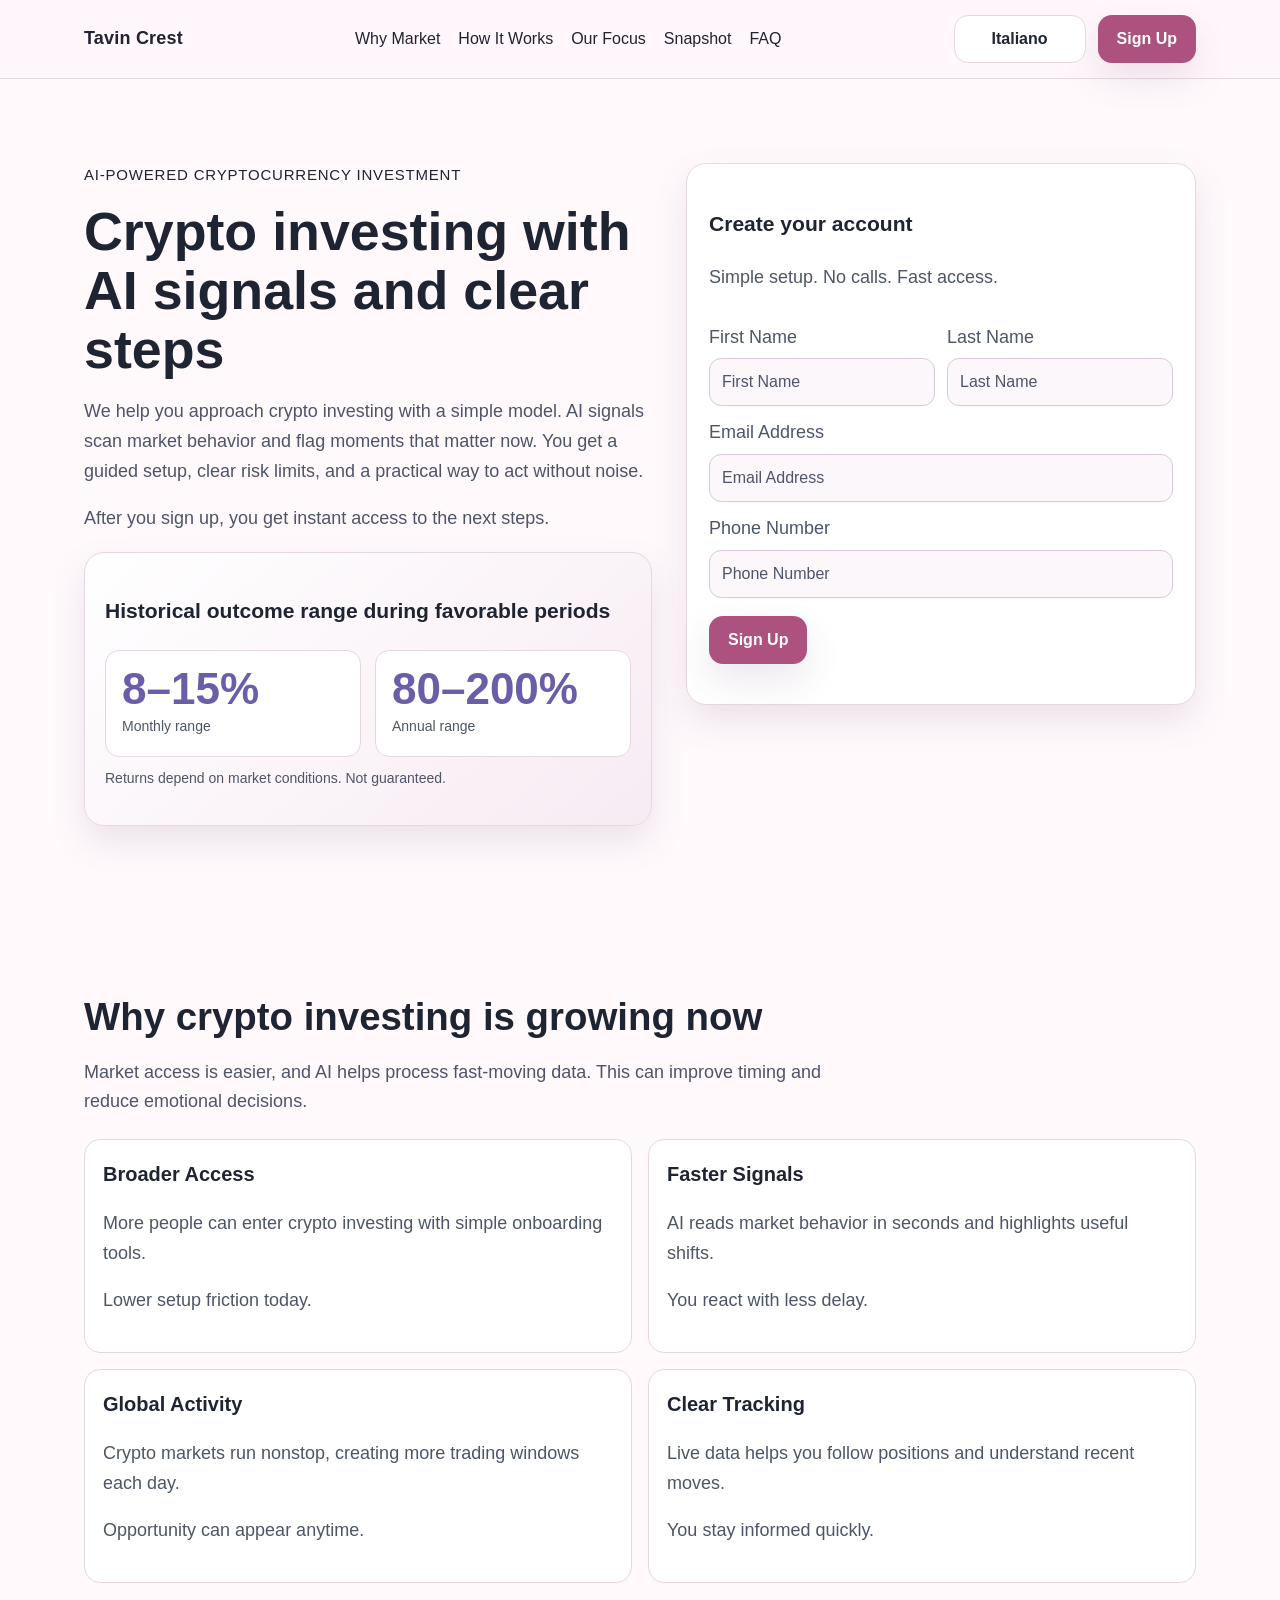
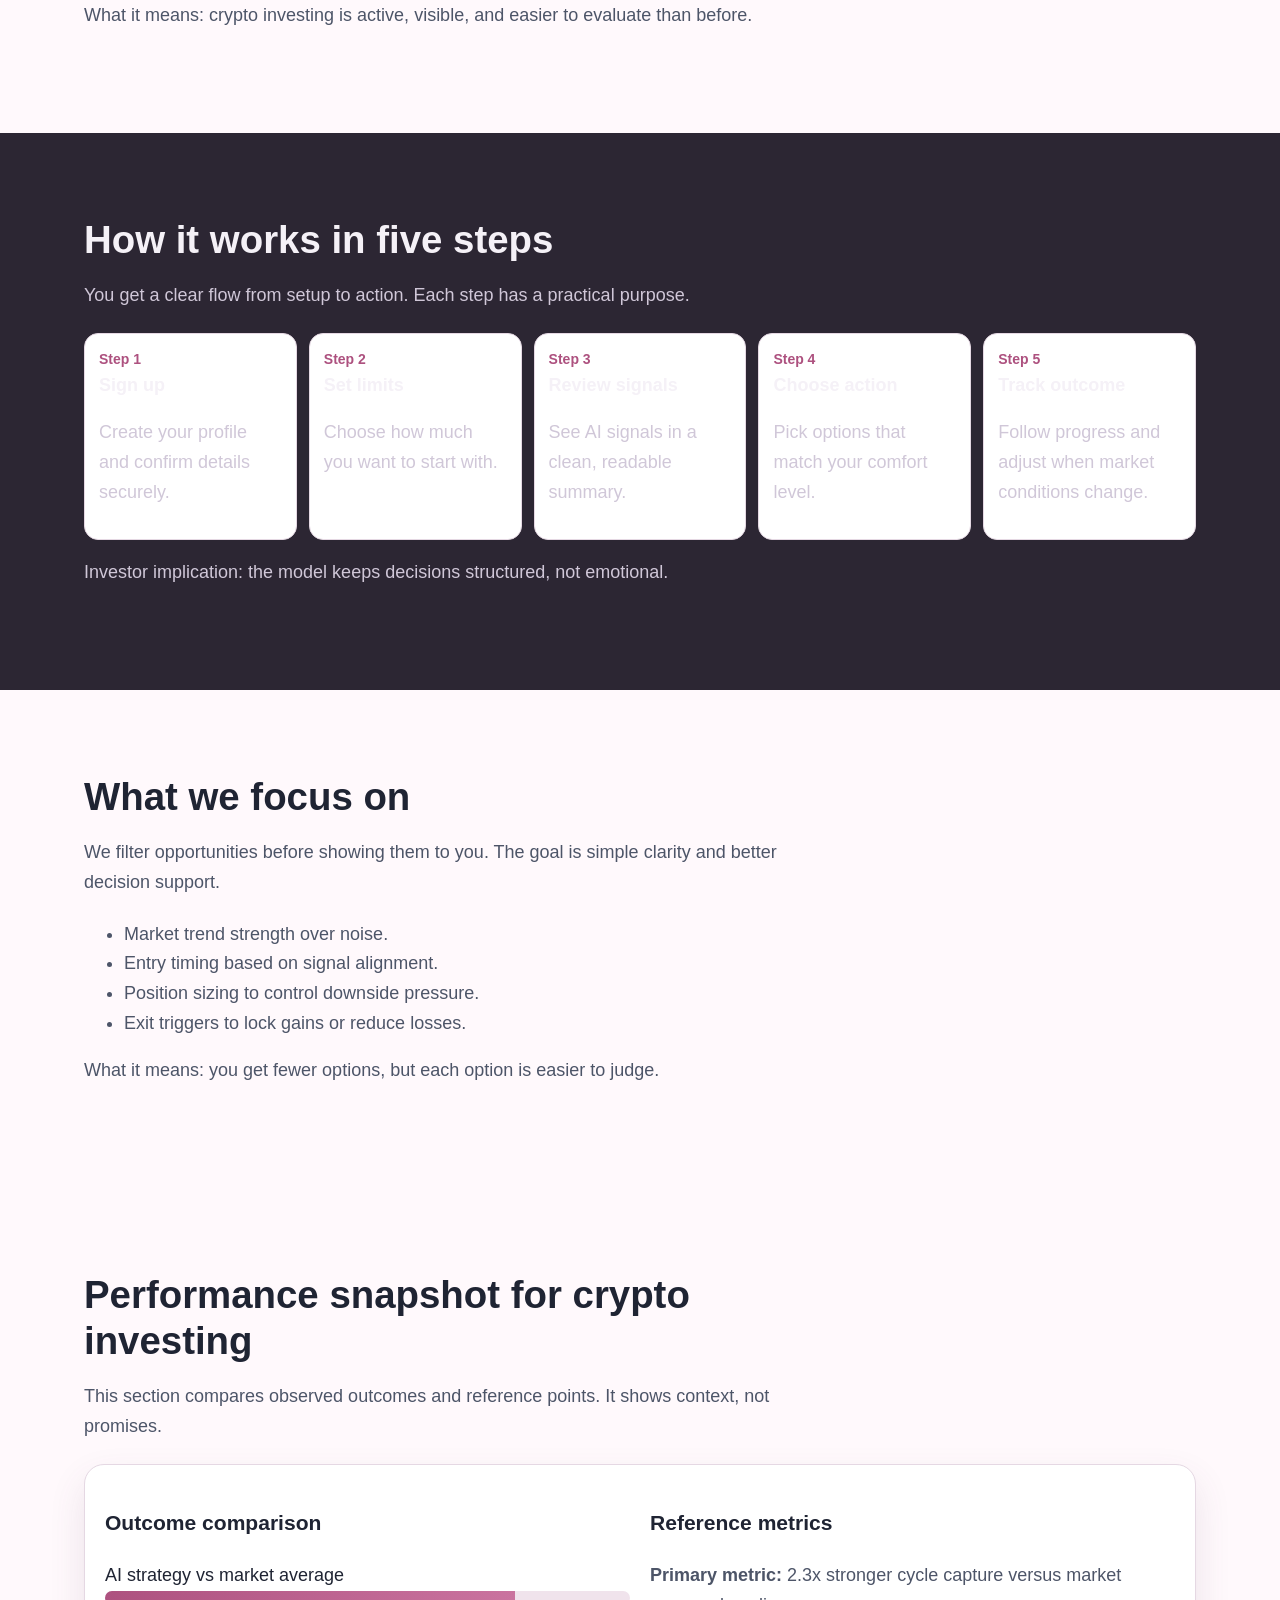
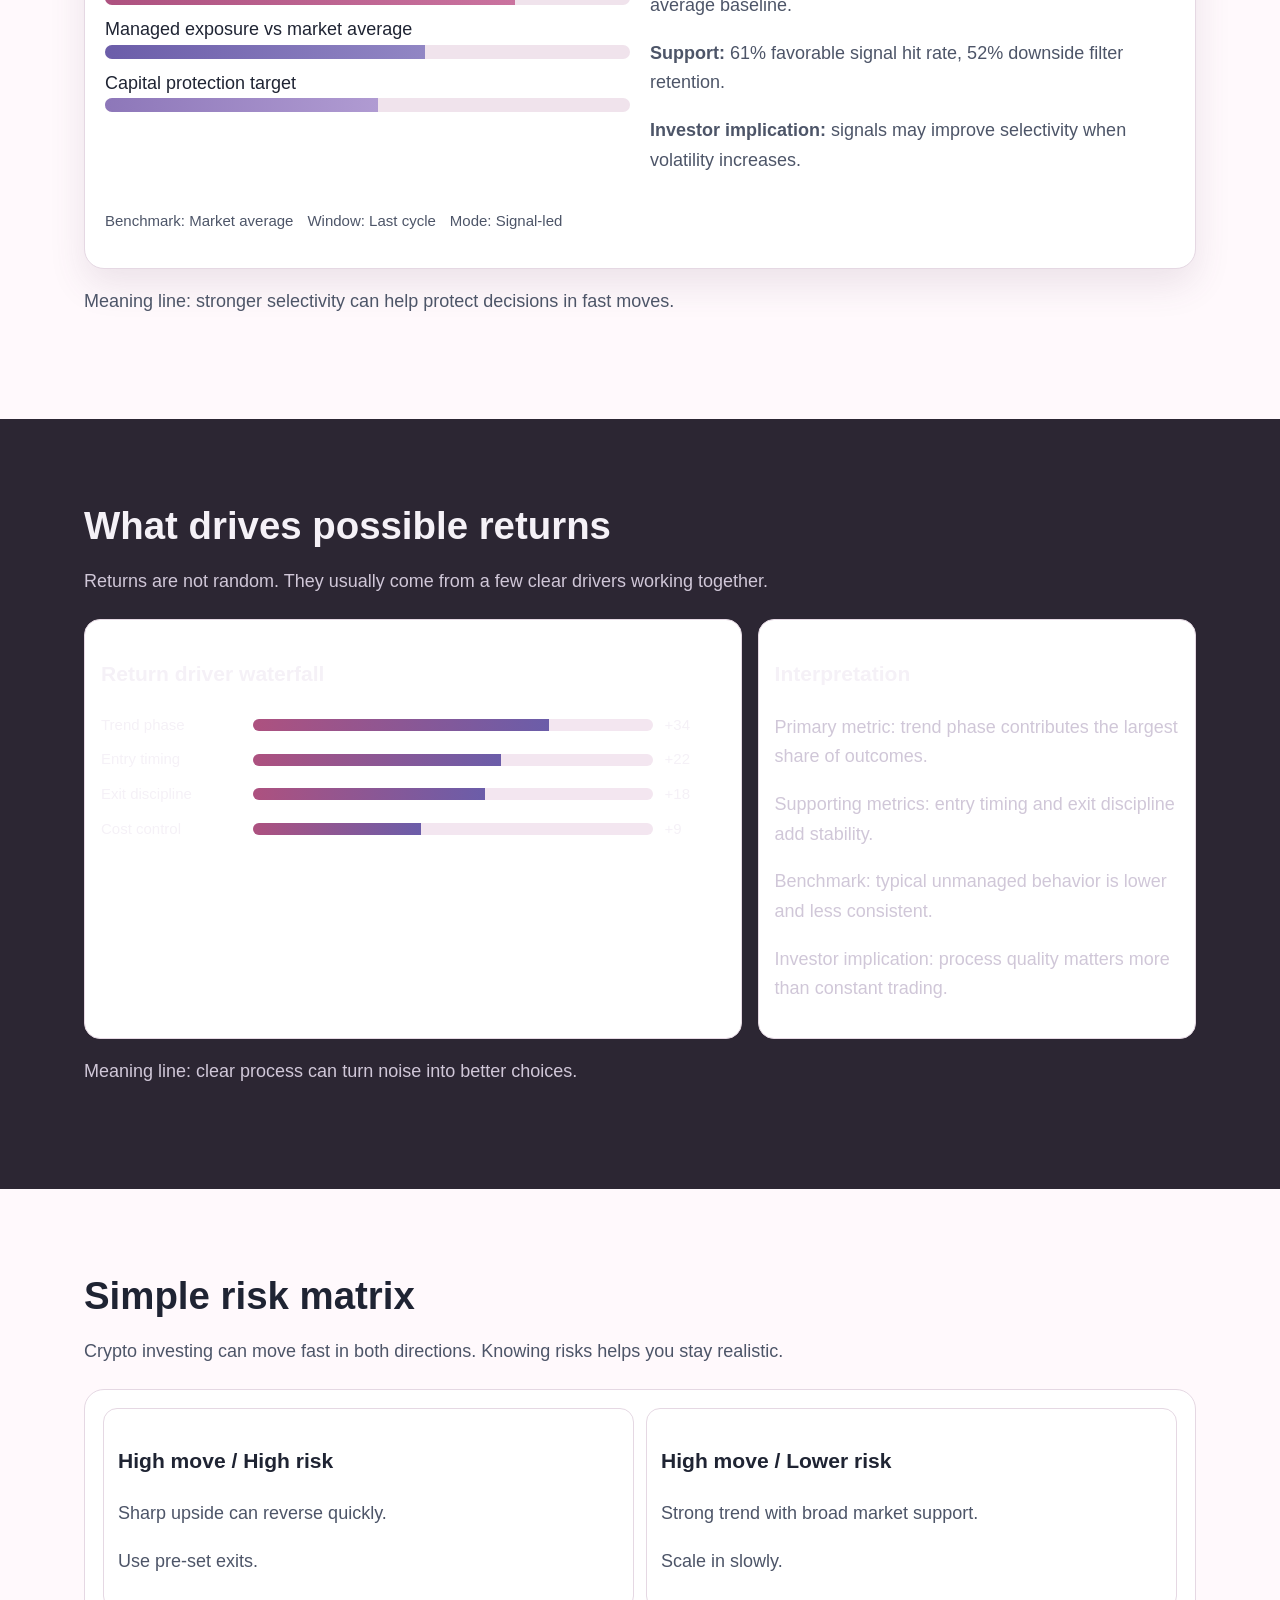
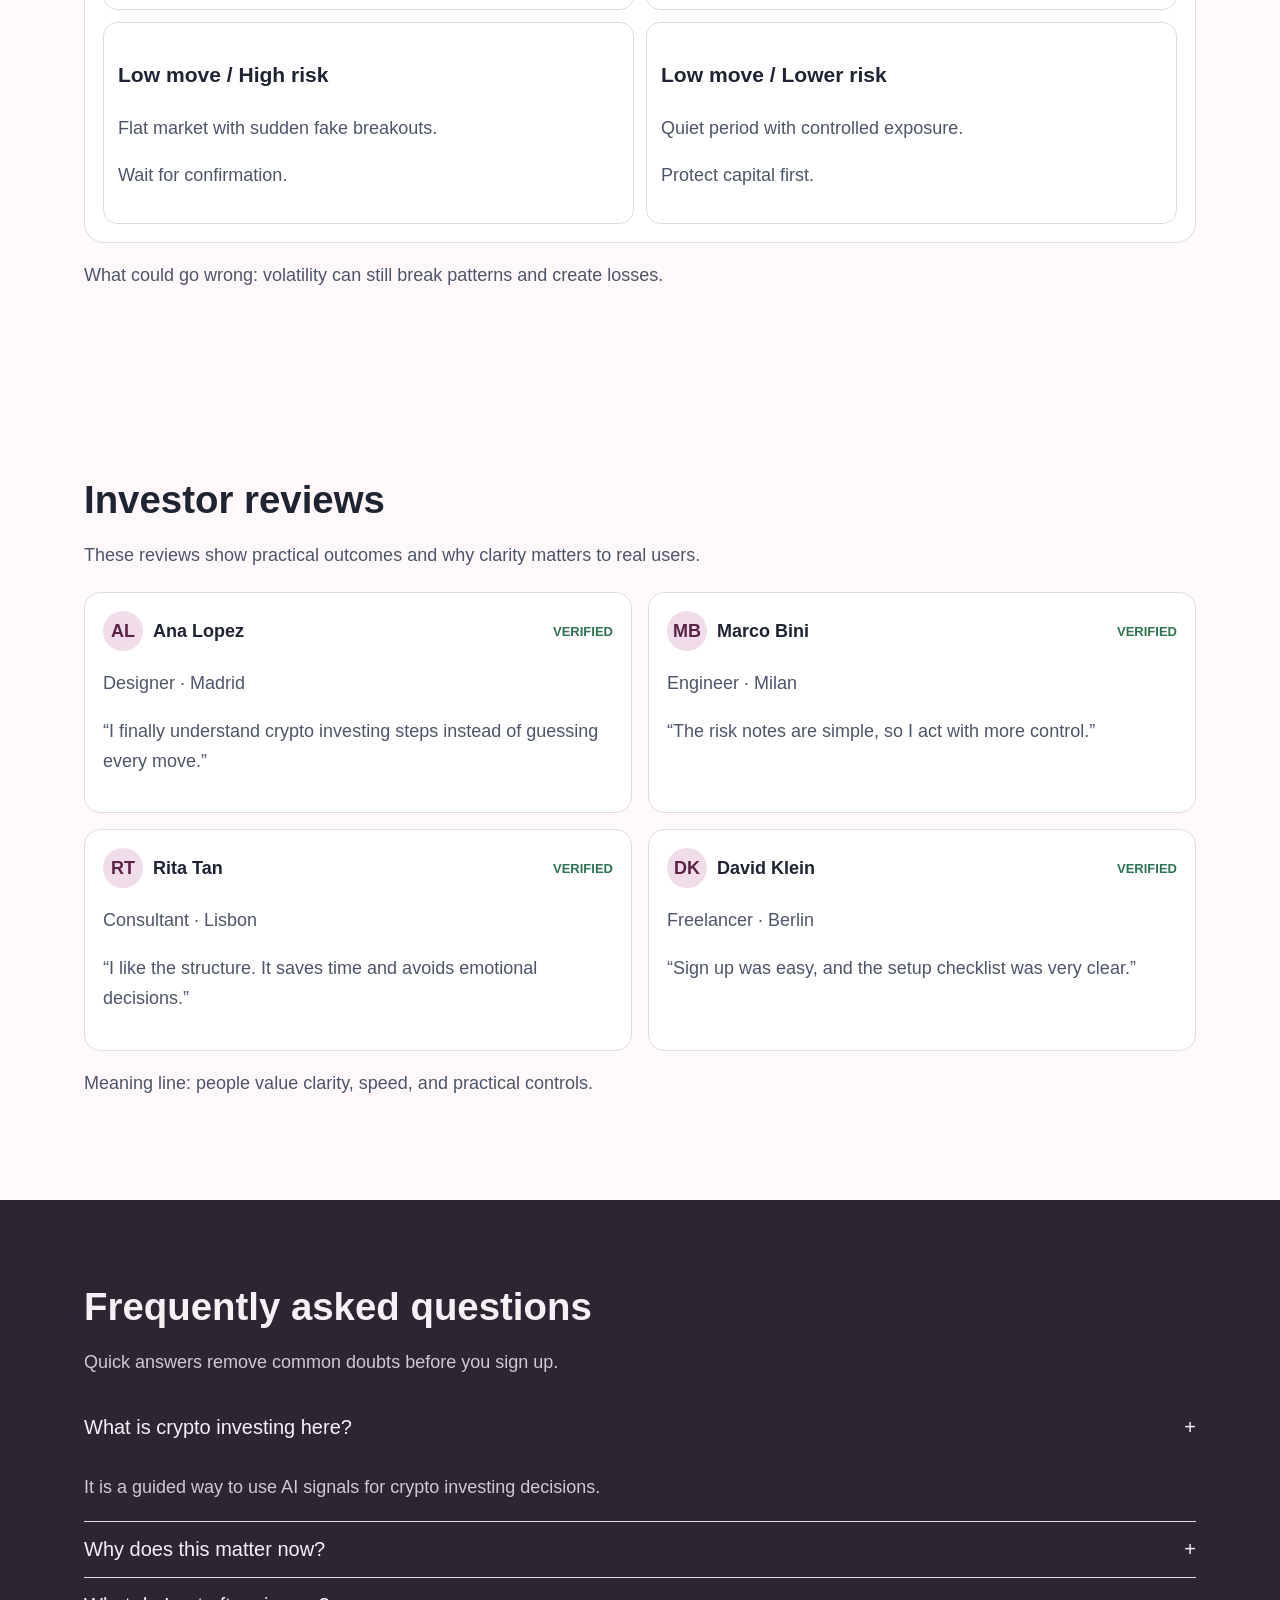
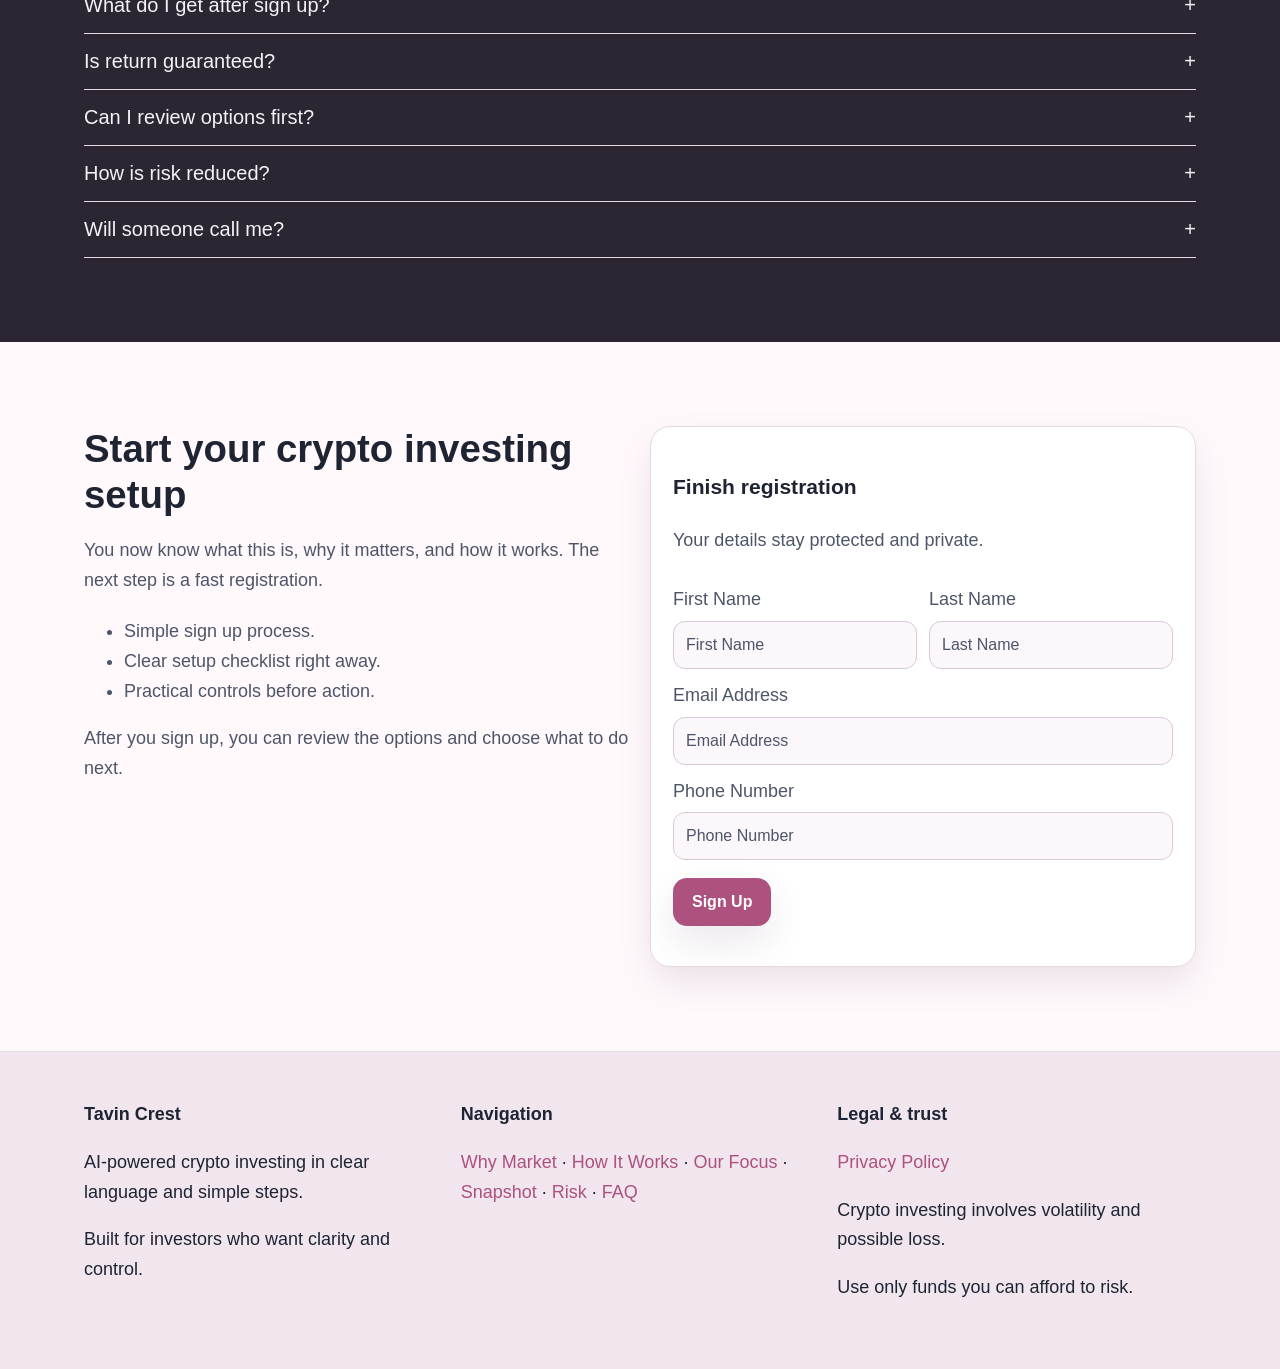
<file: it/index.html>
<!doctype html>
<html lang="en">
<head>
  <meta charset="UTF-8">
  <meta name="viewport" content="width=device-width, initial-scale=1.0">
  <title>AI Crypto Investing for Investors | Tavin Crest Italiano</title>
  <meta name="description" content="Simple English landing page for AI-powered crypto investing and registration steps.">
  <link rel="canonical" href="https://tavincrest.com/it/">
  <link rel="alternate" hreflang="en" href="https://tavincrest.com/">
  <link rel="alternate" hreflang="de" href="https://tavincrest.com/de/">
  <link rel="alternate" hreflang="fr" href="https://tavincrest.com/fr/">
  <link rel="alternate" hreflang="es" href="https://tavincrest.com/es/">
  <link rel="alternate" hreflang="it" href="https://tavincrest.com/it/">
  <link rel="alternate" hreflang="tr" href="https://tavincrest.com/tr/">
  <link rel="alternate" hreflang="pt" href="https://tavincrest.com/pt/">
  <link rel="alternate" hreflang="ja" href="https://tavincrest.com/jp/">
  <link rel="alternate" hreflang="sk" href="https://tavincrest.com/sk/">
  <link rel="alternate" hreflang="nl-BE" href="https://tavincrest.com/be/">
  <link rel="alternate" hreflang="x-default" href="https://tavincrest.com/">
  <meta property="og:type" content="website">
  <meta property="og:title" content="AI Crypto Investing for Investors | Tavin Crest Italiano">
  <meta property="og:description" content="Simple English landing page for AI-powered crypto investing and registration steps.">
  <meta property="og:url" content="https://tavincrest.com/it/">
  <meta property="og:site_name" content="Tavin Crest">
  <meta name="twitter:card" content="summary_large_image">
  <meta name="twitter:title" content="AI Crypto Investing for Investors | Tavin Crest Italiano">
  <meta name="twitter:description" content="Simple English landing page for AI-powered crypto investing and registration steps.">
  <link rel="stylesheet" href="../assets/style.css">
  <script defer src="../assets/app.js"></script>
</head>
<body>
<header class="site-header">
  <div class="container header-row">
    <div class="brand">Tavin Crest</div>
    <nav class="main-nav" aria-label="Main navigation">
      <a href="#market">Why Market</a><a href="#model">How It Works</a><a href="#focus">Our Focus</a><a href="#metrics">Snapshot</a><a href="#faq">FAQ</a>
    </nav>
    <div class="header-actions">
      <div class="lang-wrap">
        <button class="lang-pill" type="button">Italiano</button>
        <div class="lang-menu">
          <a href="../index.html"><svg class="flag" viewBox="0 0 18 12" aria-hidden="true"><rect width="18" height="12" fill="#012169"/></svg>English</a>
<a href="../de/index.html"><svg class="flag" viewBox="0 0 18 12"><rect width="18" height="4" fill="#000"/><rect y="4" width="18" height="4" fill="#dd0000"/><rect y="8" width="18" height="4" fill="#ffce00"/></svg>Deutsch</a>
<a href="../fr/index.html"><svg class="flag" viewBox="0 0 18 12"><rect width="6" height="12" fill="#0055a4"/><rect x="6" width="6" height="12" fill="#fff"/><rect x="12" width="6" height="12" fill="#ef4135"/></svg>Français</a>
<a href="../es/index.html"><svg class="flag" viewBox="0 0 18 12"><rect width="18" height="3" fill="#aa151b"/><rect y="3" width="18" height="6" fill="#f1bf00"/><rect y="9" width="18" height="3" fill="#aa151b"/></svg>Español</a>
<a href="../it/index.html"><svg class="flag" viewBox="0 0 18 12"><rect width="6" height="12" fill="#009246"/><rect x="6" width="6" height="12" fill="#fff"/><rect x="12" width="6" height="12" fill="#ce2b37"/></svg>Italiano</a>
<a href="../tr/index.html"><svg class="flag" viewBox="0 0 18 12"><rect width="18" height="12" fill="#e30a17"/></svg>Türkçe</a>
<a href="../pt/index.html"><svg class="flag" viewBox="0 0 18 12"><rect width="7" height="12" fill="#006600"/><rect x="7" width="11" height="12" fill="#ff0000"/></svg>Português</a>
<a href="../jp/index.html"><svg class="flag" viewBox="0 0 18 12"><rect width="18" height="12" fill="#fff"/><circle cx="9" cy="6" r="3" fill="#bc002d"/></svg>日本語</a>
<a href="../sk/index.html"><svg class="flag" viewBox="0 0 18 12"><rect width="18" height="4" fill="#fff"/><rect y="4" width="18" height="4" fill="#0b4ea2"/><rect y="8" width="18" height="4" fill="#ee1c25"/><path d="M5 3 h3.5 v5.5 h-3.5 z" fill="#fff"/><path d="M5.3 3.4 h2.9 v4.7 h-2.9 z" fill="#d7141a"/><path d="M6.75 4.2 v2.8 M5.9 5.6 h1.7" stroke="#fff" stroke-width="0.4"/></svg>Slovak</a>
<a href="../be/index.html"><svg class="flag" viewBox="0 0 18 12"><rect width="6" height="12" fill="#000"/><rect x="6" width="6" height="12" fill="#ffd90c"/><rect x="12" width="6" height="12" fill="#ef3340"/></svg>Nederlands (BE)</a>

        </div>
      </div>
      <a class="btn btn-primary" href="#signup-final">Sign Up</a>
      <button class="burger" data-burger aria-label="Open menu">☰</button>
    </div>
  </div>
</header>

<div class="drawer-backdrop" data-backdrop></div>
<aside class="drawer" data-drawer aria-label="Mobile menu">
  <button class="drawer-close" data-close-drawer aria-label="Close menu">×</button>
  <nav aria-label="Mobile links">
    <a href="#market">Why Market</a><a href="#model">How It Works</a><a href="#focus">Our Focus</a><a href="#metrics">Snapshot</a><a href="#insights">Insights</a><a href="#risk">Risk</a><a href="#reviews">Reviews</a><a href="#faq">FAQ</a>
  </nav>
  <div class="lang-wrap">
    <button class="lang-pill" type="button">Italiano</button>
    <div class="lang-menu"><a href="../index.html"><svg class="flag" viewBox="0 0 18 12" aria-hidden="true"><rect width="18" height="12" fill="#012169"/></svg>English</a>
<a href="../de/index.html"><svg class="flag" viewBox="0 0 18 12"><rect width="18" height="4" fill="#000"/><rect y="4" width="18" height="4" fill="#dd0000"/><rect y="8" width="18" height="4" fill="#ffce00"/></svg>Deutsch</a>
<a href="../fr/index.html"><svg class="flag" viewBox="0 0 18 12"><rect width="6" height="12" fill="#0055a4"/><rect x="6" width="6" height="12" fill="#fff"/><rect x="12" width="6" height="12" fill="#ef4135"/></svg>Français</a>
<a href="../es/index.html"><svg class="flag" viewBox="0 0 18 12"><rect width="18" height="3" fill="#aa151b"/><rect y="3" width="18" height="6" fill="#f1bf00"/><rect y="9" width="18" height="3" fill="#aa151b"/></svg>Español</a>
<a href="../it/index.html"><svg class="flag" viewBox="0 0 18 12"><rect width="6" height="12" fill="#009246"/><rect x="6" width="6" height="12" fill="#fff"/><rect x="12" width="6" height="12" fill="#ce2b37"/></svg>Italiano</a>
<a href="../tr/index.html"><svg class="flag" viewBox="0 0 18 12"><rect width="18" height="12" fill="#e30a17"/></svg>Türkçe</a>
<a href="../pt/index.html"><svg class="flag" viewBox="0 0 18 12"><rect width="7" height="12" fill="#006600"/><rect x="7" width="11" height="12" fill="#ff0000"/></svg>Português</a>
<a href="../jp/index.html"><svg class="flag" viewBox="0 0 18 12"><rect width="18" height="12" fill="#fff"/><circle cx="9" cy="6" r="3" fill="#bc002d"/></svg>日本語</a>
<a href="../sk/index.html"><svg class="flag" viewBox="0 0 18 12"><rect width="18" height="4" fill="#fff"/><rect y="4" width="18" height="4" fill="#0b4ea2"/><rect y="8" width="18" height="4" fill="#ee1c25"/><path d="M5 3 h3.5 v5.5 h-3.5 z" fill="#fff"/><path d="M5.3 3.4 h2.9 v4.7 h-2.9 z" fill="#d7141a"/><path d="M6.75 4.2 v2.8 M5.9 5.6 h1.7" stroke="#fff" stroke-width="0.4"/></svg>Slovak</a>
<a href="../be/index.html"><svg class="flag" viewBox="0 0 18 12"><rect width="6" height="12" fill="#000"/><rect x="6" width="6" height="12" fill="#ffd90c"/><rect x="12" width="6" height="12" fill="#ef3340"/></svg>Nederlands (BE)</a>
</div>
  </div>
  <p><a class="btn btn-primary" href="#signup-final">Sign Up</a></p>
</aside>

<main>
<section class="section light hero">
  <div class="container hero-grid">
    <div>
      <div class="eyebrow">AI-Powered Cryptocurrency Investment</div>
      <h1>Crypto investing with AI signals and clear steps</h1>
      <p>We help you approach crypto investing with a simple model. AI signals scan market behavior and flag moments that matter now. You get a guided setup, clear risk limits, and a practical way to act without noise.</p>
      <p>After you sign up, you get instant access to the next steps.</p>
      <div class="feature-panel reveal" aria-label="Performance range panel">
        <h3>Historical outcome range during favorable periods</h3>
        <div class="feature-metrics">
          <div class="metric-big"><strong>8–15%</strong><span>Monthly range</span></div>
          <div class="metric-big"><strong>80–200%</strong><span>Annual range</span></div>
        </div>
        <p class="micro-note">Returns depend on market conditions. Not guaranteed.</p>
      </div>
    </div>
    <div class="form-card" id="signup-hero">
      <h3 class="form-title">Create your account</h3>
      <p class="form-sub">Simple setup. No calls. Fast access.</p>
      <form>
        <div class="form-grid">
          <div class="form-row"><label for="hf">First Name</label><input id="hf" name="firstName" placeholder="First Name"></div>
          <div class="form-row"><label for="hl">Last Name</label><input id="hl" name="lastName" placeholder="Last Name"></div>
        </div>
        <div class="form-row"><label for="he">Email Address</label><input id="he" name="email" type="email" placeholder="Email Address"></div>
        <div class="form-row"><label for="hp">Phone Number</label><input id="hp" name="phone" type="tel" placeholder="Phone Number"></div>
        <p><button class="btn btn-primary" type="submit">Sign Up</button></p>
      </form>
    </div>
  </div>
</section>

<section class="section light" id="market">
  <div class="container">
    <div class="section-head"><h2>Why crypto investing is growing now</h2><p>Market access is easier, and AI helps process fast-moving data. This can improve timing and reduce emotional decisions.</p></div>
    <div class="cards-4 reveal">
      <article class="card"><h3>Broader Access</h3><p>More people can enter crypto investing with simple onboarding tools.</p><p class="muted">Lower setup friction today.</p></article>
      <article class="card"><h3>Faster Signals</h3><p>AI reads market behavior in seconds and highlights useful shifts.</p><p class="muted">You react with less delay.</p></article>
      <article class="card"><h3>Global Activity</h3><p>Crypto markets run nonstop, creating more trading windows each day.</p><p class="muted">Opportunity can appear anytime.</p></article>
      <article class="card"><h3>Clear Tracking</h3><p>Live data helps you follow positions and understand recent moves.</p><p class="muted">You stay informed quickly.</p></article>
    </div>
    <p>What it means: crypto investing is active, visible, and easier to evaluate than before.</p>
  </div>
</section>

<section class="section dark" id="model">
  <div class="container">
    <div class="section-head"><h2>How it works in five steps</h2><p>You get a clear flow from setup to action. Each step has a practical purpose.</p></div>
    <div class="model-flow reveal">
      <div class="step"><b>Step 1</b><strong>Sign up</strong><p>Create your profile and confirm details securely.</p></div>
      <div class="step"><b>Step 2</b><strong>Set limits</strong><p>Choose how much you want to start with.</p></div>
      <div class="step"><b>Step 3</b><strong>Review signals</strong><p>See AI signals in a clean, readable summary.</p></div>
      <div class="step"><b>Step 4</b><strong>Choose action</strong><p>Pick options that match your comfort level.</p></div>
      <div class="step"><b>Step 5</b><strong>Track outcome</strong><p>Follow progress and adjust when market conditions change.</p></div>
    </div>
    <p>Investor implication: the model keeps decisions structured, not emotional.</p>
  </div>
</section>

<section class="section light" id="focus">
  <div class="container">
    <div class="section-head"><h2>What we focus on</h2><p>We filter opportunities before showing them to you. The goal is simple clarity and better decision support.</p></div>
    <ul>
      <li>Market trend strength over noise.</li>
      <li>Entry timing based on signal alignment.</li>
      <li>Position sizing to control downside pressure.</li>
      <li>Exit triggers to lock gains or reduce losses.</li>
    </ul>
    <p>What it means: you get fewer options, but each option is easier to judge.</p>
  </div>
</section>

<section class="section light" id="metrics">
  <div class="container">
    <div class="section-head"><h2>Performance snapshot for crypto investing</h2><p>This section compares observed outcomes and reference points. It shows context, not promises.</p></div>
    <div class="metrics-panel reveal">
      <div class="dual-bars">
        <div class="bar-group">
          <h3>Outcome comparison</h3>
          <div class="row">AI strategy vs market average<div class="track"><div class="fill-a"></div></div></div>
          <div class="row">Managed exposure vs market average<div class="track"><div class="fill-b"></div></div></div>
          <div class="row">Capital protection target<div class="track"><div class="fill-c"></div></div></div>
        </div>
        <div>
          <h3>Reference metrics</h3>
          <p><strong>Primary metric:</strong> 2.3x stronger cycle capture versus market average baseline.</p>
          <p><strong>Support:</strong> 61% favorable signal hit rate, 52% downside filter retention.</p>
          <p><strong>Investor implication:</strong> signals may improve selectivity when volatility increases.</p>
        </div>
      </div>
      <p class="legend"><span>Benchmark: Market average</span><span>Window: Last cycle</span><span>Mode: Signal-led</span></p>
    </div>
    <p>Meaning line: stronger selectivity can help protect decisions in fast moves.</p>
  </div>
</section>

<section class="section dark" id="insights">
  <div class="container">
    <div class="section-head"><h2>What drives possible returns</h2><p>Returns are not random. They usually come from a few clear drivers working together.</p></div>
    <div class="waterfall reveal">
      <article class="water-card">
        <h3>Return driver waterfall</h3>
        <div class="water-bars">
          <div class="item"><div>Trend phase</div><div><i style="width:74%"></i></div><div>+34</div></div>
          <div class="item"><div>Entry timing</div><div><i style="width:62%"></i></div><div>+22</div></div>
          <div class="item"><div>Exit discipline</div><div><i style="width:58%"></i></div><div>+18</div></div>
          <div class="item"><div>Cost control</div><div><i style="width:42%"></i></div><div>+9</div></div>
        </div>
      </article>
      <article class="water-card">
        <h3>Interpretation</h3>
        <p>Primary metric: trend phase contributes the largest share of outcomes.</p>
        <p>Supporting metrics: entry timing and exit discipline add stability.</p>
        <p>Benchmark: typical unmanaged behavior is lower and less consistent.</p>
        <p>Investor implication: process quality matters more than constant trading.</p>
      </article>
    </div>
    <p>Meaning line: clear process can turn noise into better choices.</p>
  </div>
</section>

<section class="section light" id="risk">
  <div class="container">
    <div class="section-head"><h2>Simple risk matrix</h2><p>Crypto investing can move fast in both directions. Knowing risks helps you stay realistic.</p></div>
    <div class="risk-matrix reveal">
      <div class="cell"><h3>High move / High risk</h3><p>Sharp upside can reverse quickly.</p><p class="muted">Use pre-set exits.</p></div>
      <div class="cell"><h3>High move / Lower risk</h3><p>Strong trend with broad market support.</p><p class="muted">Scale in slowly.</p></div>
      <div class="cell"><h3>Low move / High risk</h3><p>Flat market with sudden fake breakouts.</p><p class="muted">Wait for confirmation.</p></div>
      <div class="cell"><h3>Low move / Lower risk</h3><p>Quiet period with controlled exposure.</p><p class="muted">Protect capital first.</p></div>
    </div>
    <p>What could go wrong: volatility can still break patterns and create losses.</p>
  </div>
</section>

<section class="section light" id="reviews">
  <div class="container">
    <div class="section-head"><h2>Investor reviews</h2><p>These reviews show practical outcomes and why clarity matters to real users.</p></div>
    <div class="reviews reveal">
      <article class="card"><div class="review-head"><div class="avatar">AL</div><strong>Ana Lopez</strong><span class="verified">VERIFIED</span></div><p class="muted">Designer · Madrid</p><p>“I finally understand crypto investing steps instead of guessing every move.”</p></article>
      <article class="card"><div class="review-head"><div class="avatar">MB</div><strong>Marco Bini</strong><span class="verified">VERIFIED</span></div><p class="muted">Engineer · Milan</p><p>“The risk notes are simple, so I act with more control.”</p></article>
      <article class="card"><div class="review-head"><div class="avatar">RT</div><strong>Rita Tan</strong><span class="verified">VERIFIED</span></div><p class="muted">Consultant · Lisbon</p><p>“I like the structure. It saves time and avoids emotional decisions.”</p></article>
      <article class="card"><div class="review-head"><div class="avatar">DK</div><strong>David Klein</strong><span class="verified">VERIFIED</span></div><p class="muted">Freelancer · Berlin</p><p>“Sign up was easy, and the setup checklist was very clear.”</p></article>
    </div>
    <p>Meaning line: people value clarity, speed, and practical controls.</p>
  </div>
</section>

<section class="section dark" id="faq">
  <div class="container">
    <div class="section-head"><h2>Frequently asked questions</h2><p>Quick answers remove common doubts before you sign up.</p></div>
    <div class="faq">
      <div class="faq-item active"><button class="faq-btn">What is crypto investing here?<span>+</span></button><div class="faq-panel"><p>It is a guided way to use AI signals for crypto investing decisions.</p></div></div>
      <div class="faq-item"><button class="faq-btn">Why does this matter now?<span>+</span></button><div class="faq-panel"><p>Market activity is high, and faster signal reading helps with timing.</p></div></div>
      <div class="faq-item"><button class="faq-btn">What do I get after sign up?<span>+</span></button><div class="faq-panel"><p>After you sign up, you will see a clear setup checklist.</p></div></div>
      <div class="faq-item"><button class="faq-btn">Is return guaranteed?<span>+</span></button><div class="faq-panel"><p>No. Returns depend on market conditions and can be negative.</p></div></div>
      <div class="faq-item"><button class="faq-btn">Can I review options first?<span>+</span></button><div class="faq-panel"><p>After you sign up, you can review the options and choose what to do next.</p></div></div>
      <div class="faq-item"><button class="faq-btn">How is risk reduced?<span>+</span></button><div class="faq-panel"><p>By sizing positions, setting exits, and avoiding random entries.</p></div></div>
      <div class="faq-item"><button class="faq-btn">Will someone call me?<span>+</span></button><div class="faq-panel"><p>We may send a short email to confirm your details.</p></div></div>
    </div>
  </div>
</section>

<section class="section light" id="signup-final">
  <div class="container final-grid">
    <div>
      <div class="section-head"><h2>Start your crypto investing setup</h2><p>You now know what this is, why it matters, and how it works. The next step is a fast registration.</p></div>
      <ul>
        <li>Simple sign up process.</li>
        <li>Clear setup checklist right away.</li>
        <li>Practical controls before action.</li>
      </ul>
      <p>After you sign up, you can review the options and choose what to do next.</p>
    </div>
    <div class="form-card">
      <h3 class="form-title">Finish registration</h3>
      <p class="form-sub">Your details stay protected and private.</p>
      <form>
        <div class="form-grid">
          <div class="form-row"><label for="ff">First Name</label><input id="ff" name="firstName2" placeholder="First Name"></div>
          <div class="form-row"><label for="fl">Last Name</label><input id="fl" name="lastName2" placeholder="Last Name"></div>
        </div>
        <div class="form-row"><label for="fe">Email Address</label><input id="fe" name="email2" type="email" placeholder="Email Address"></div>
        <div class="form-row"><label for="fp">Phone Number</label><input id="fp" name="phone2" type="tel" placeholder="Phone Number"></div>
        <p><button class="btn btn-primary" type="submit">Sign Up</button></p>
      </form>
    </div>
  </div>
</section>
</main>

<footer class="footer">
  <div class="container footer-grid">
    <div><h4>Tavin Crest</h4><p>AI-powered crypto investing in clear language and simple steps.</p><p>Built for investors who want clarity and control.</p></div>
    <div><h4>Navigation</h4><p><a href="#market">Why Market</a> · <a href="#model">How It Works</a> · <a href="#focus">Our Focus</a> · <a href="#metrics">Snapshot</a> · <a href="#risk">Risk</a> · <a href="#faq">FAQ</a></p></div>
    <div><h4>Legal & trust</h4><p><a href="#" data-open-privacy>Privacy Policy</a></p><p>Crypto investing involves volatility and possible loss.</p><p>Use only funds you can afford to risk.</p></div>
  </div>
</footer>

<div class="modal-backdrop" data-modal>
  <div class="modal" role="dialog" aria-modal="true" aria-label="Privacy Policy">
    <div class="modal-head"><strong>Privacy Policy</strong><button data-close-privacy aria-label="Close">×</button></div>
    <div class="modal-body">
      <h3>Introduction</h3><p>We explain how we collect and use your data in simple terms.</p>
      <h3>Data collection</h3><p>We collect account details you submit through registration forms.</p>
      <h3>Legal basis</h3><p>We process data to provide requested services and maintain security.</p>
      <h3>Cookies</h3><p>We use cookies to keep core features working and improve usability.</p>
      <h3>Retention</h3><p>We keep data only as long as needed for service and legal duties.</p>
      <h3>Third-party sharing</h3><p>We share limited data with trusted providers needed for operations.</p>
      <h3>Security</h3><p>We apply technical and organizational safeguards to protect records.</p>
      <h3>User rights</h3><p>You can request access, correction, or deletion of personal data.</p>
      <h3>International transfers</h3><p>Some providers may process data in other countries with safeguards.</p>
      <h3>Industry risk disclosure</h3><p>Crypto investing can be volatile, and losses can occur.</p>
      <h3>Contact</h3><p>Email: privacy@tavincrest.com</p>
    </div>
    <div class="modal-foot"><button class="btn" data-close-privacy>Close</button></div>
  </div>
</div>

<script type="application/ld+json">
{"@context":"https://schema.org","@graph":[{"@type":"Organization","name":"Tavin Crest","url":"https://tavincrest.com/"},{"@type":"WebSite","name":"Tavin Crest","url":"https://tavincrest.com/"},{"@type":"FAQPage","mainEntity":[{"@type":"Question","name":"What is crypto investing here?","acceptedAnswer":{"@type":"Answer","text":"It is a guided way to use AI signals for crypto investing decisions."}},{"@type":"Question","name":"Is return guaranteed?","acceptedAnswer":{"@type":"Answer","text":"No. Returns depend on market conditions and can be negative."}}]},{"@type":"Review","author":{"@type":"Person","name":"Ana Lopez"},"reviewBody":"I finally understand crypto investing steps instead of guessing every move.","itemReviewed":{"@type":"Service","name":"Tavin Crest"}}]}
</script>
</body>
</html>
</file>
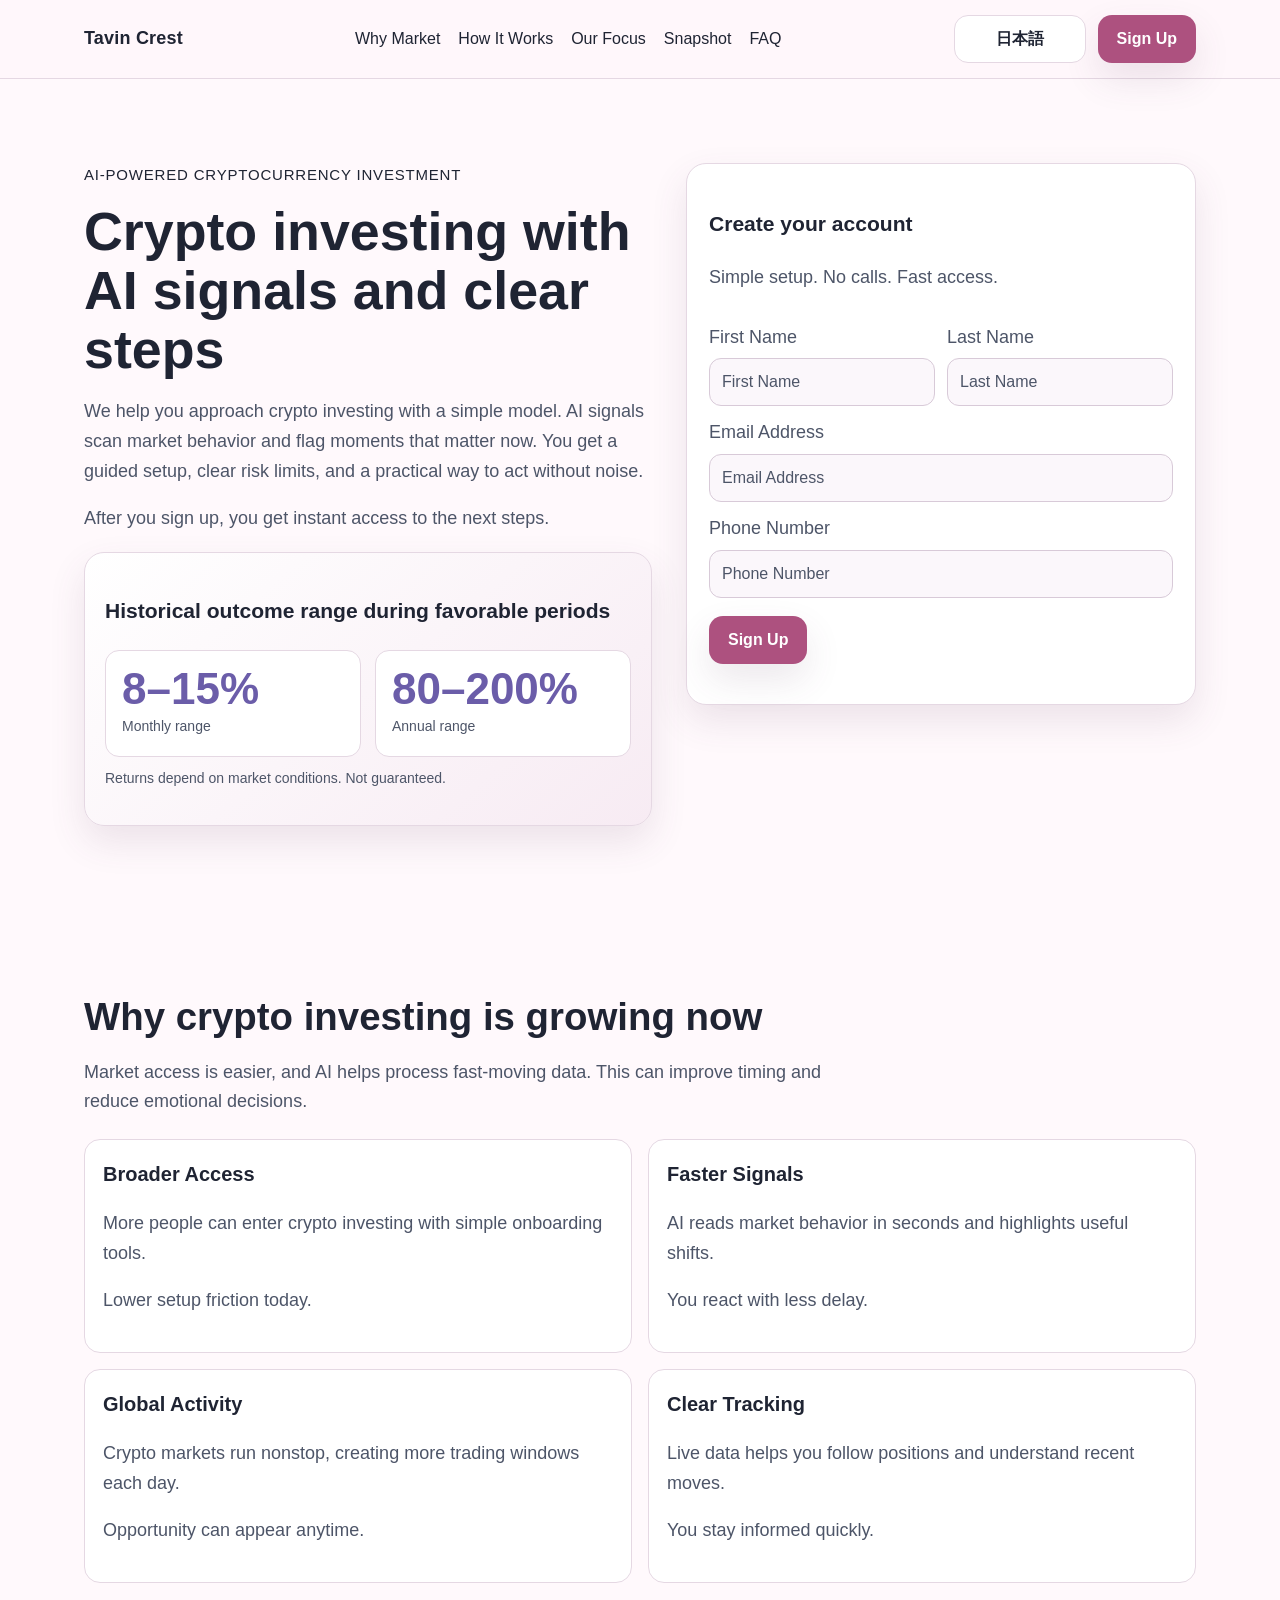
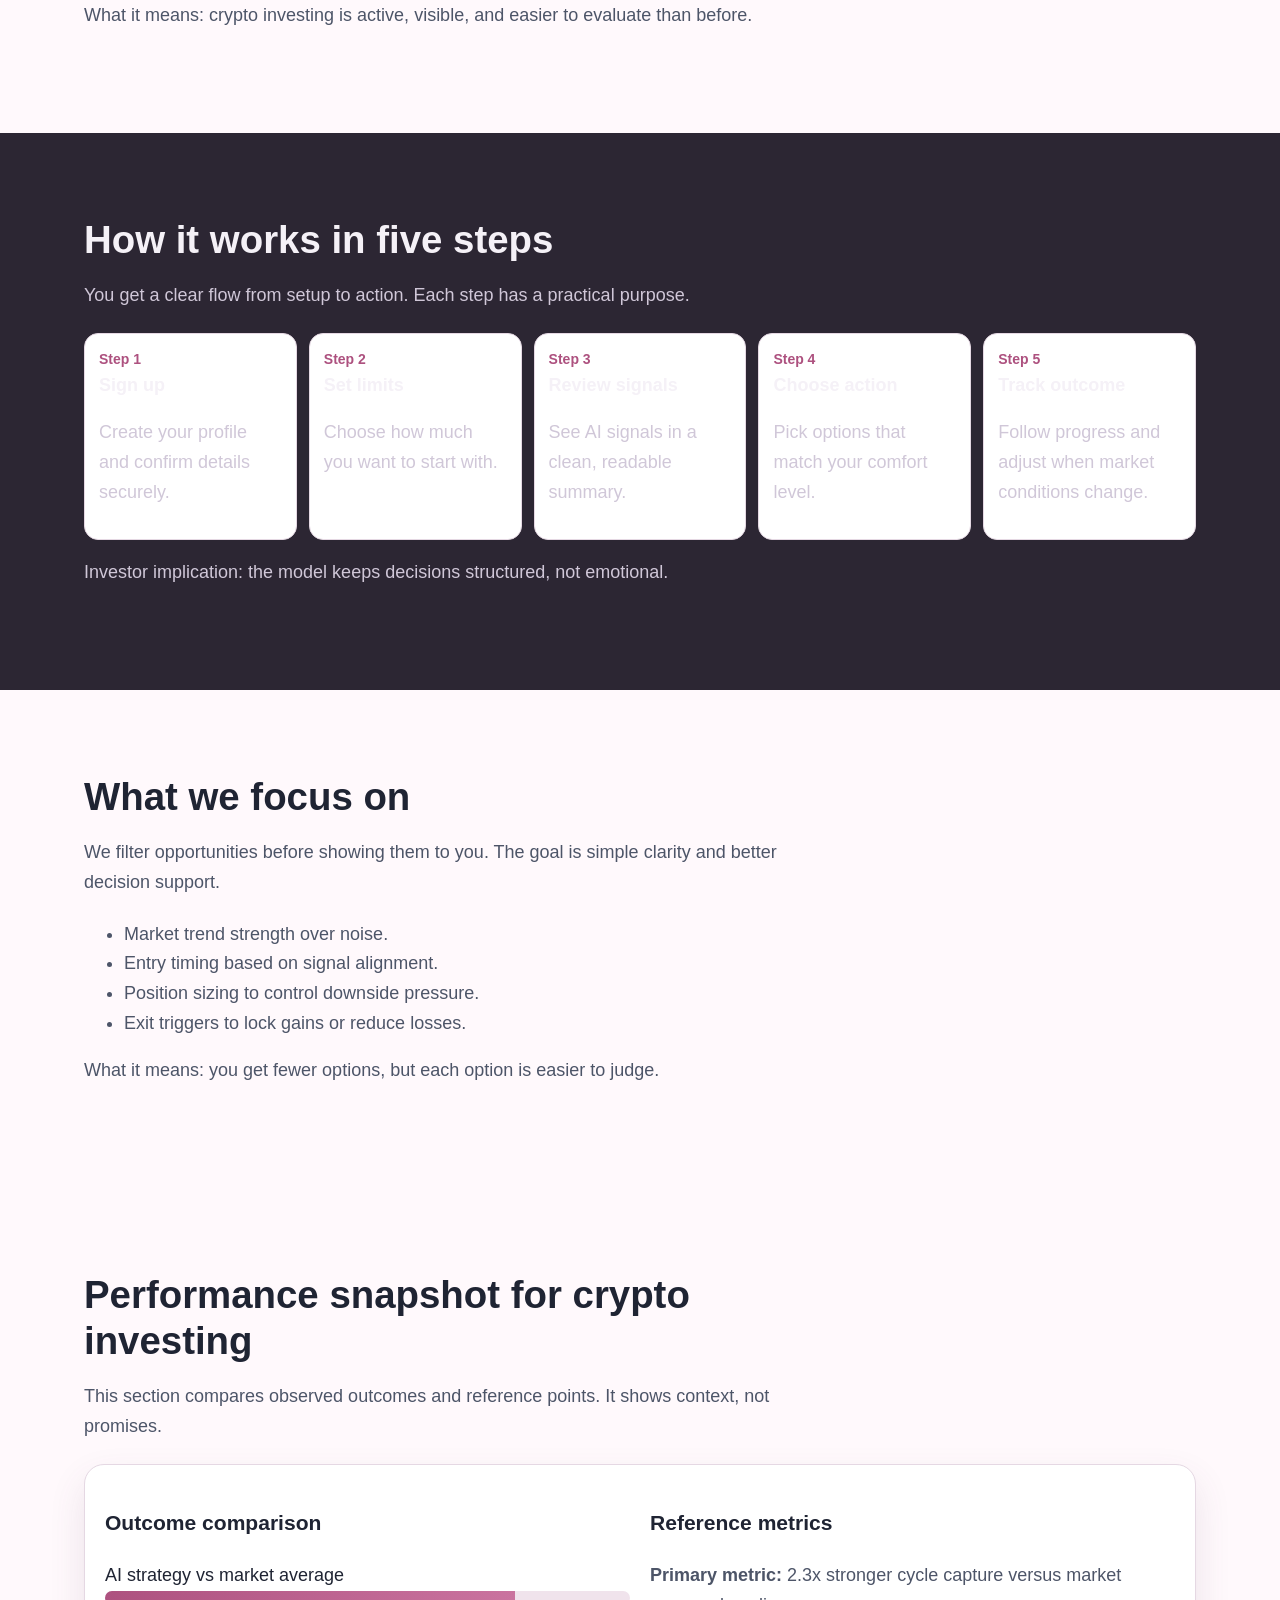
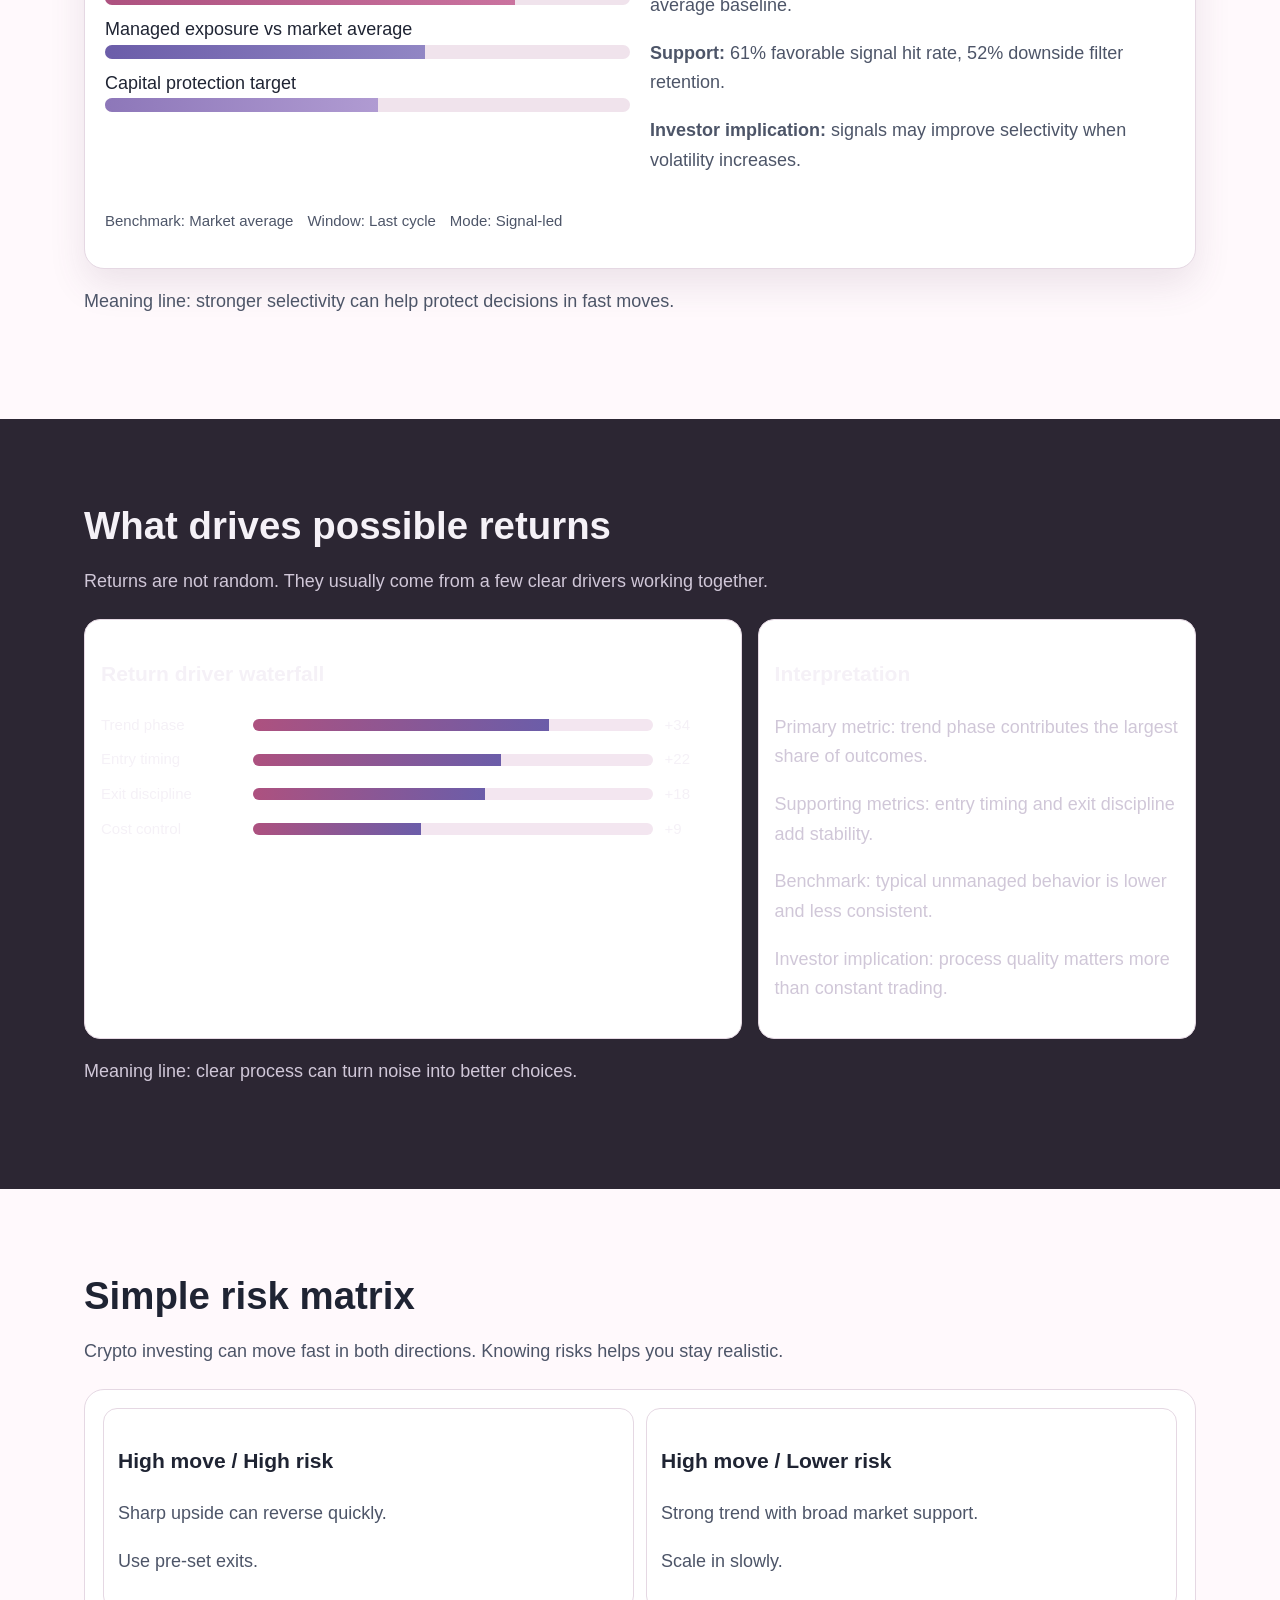
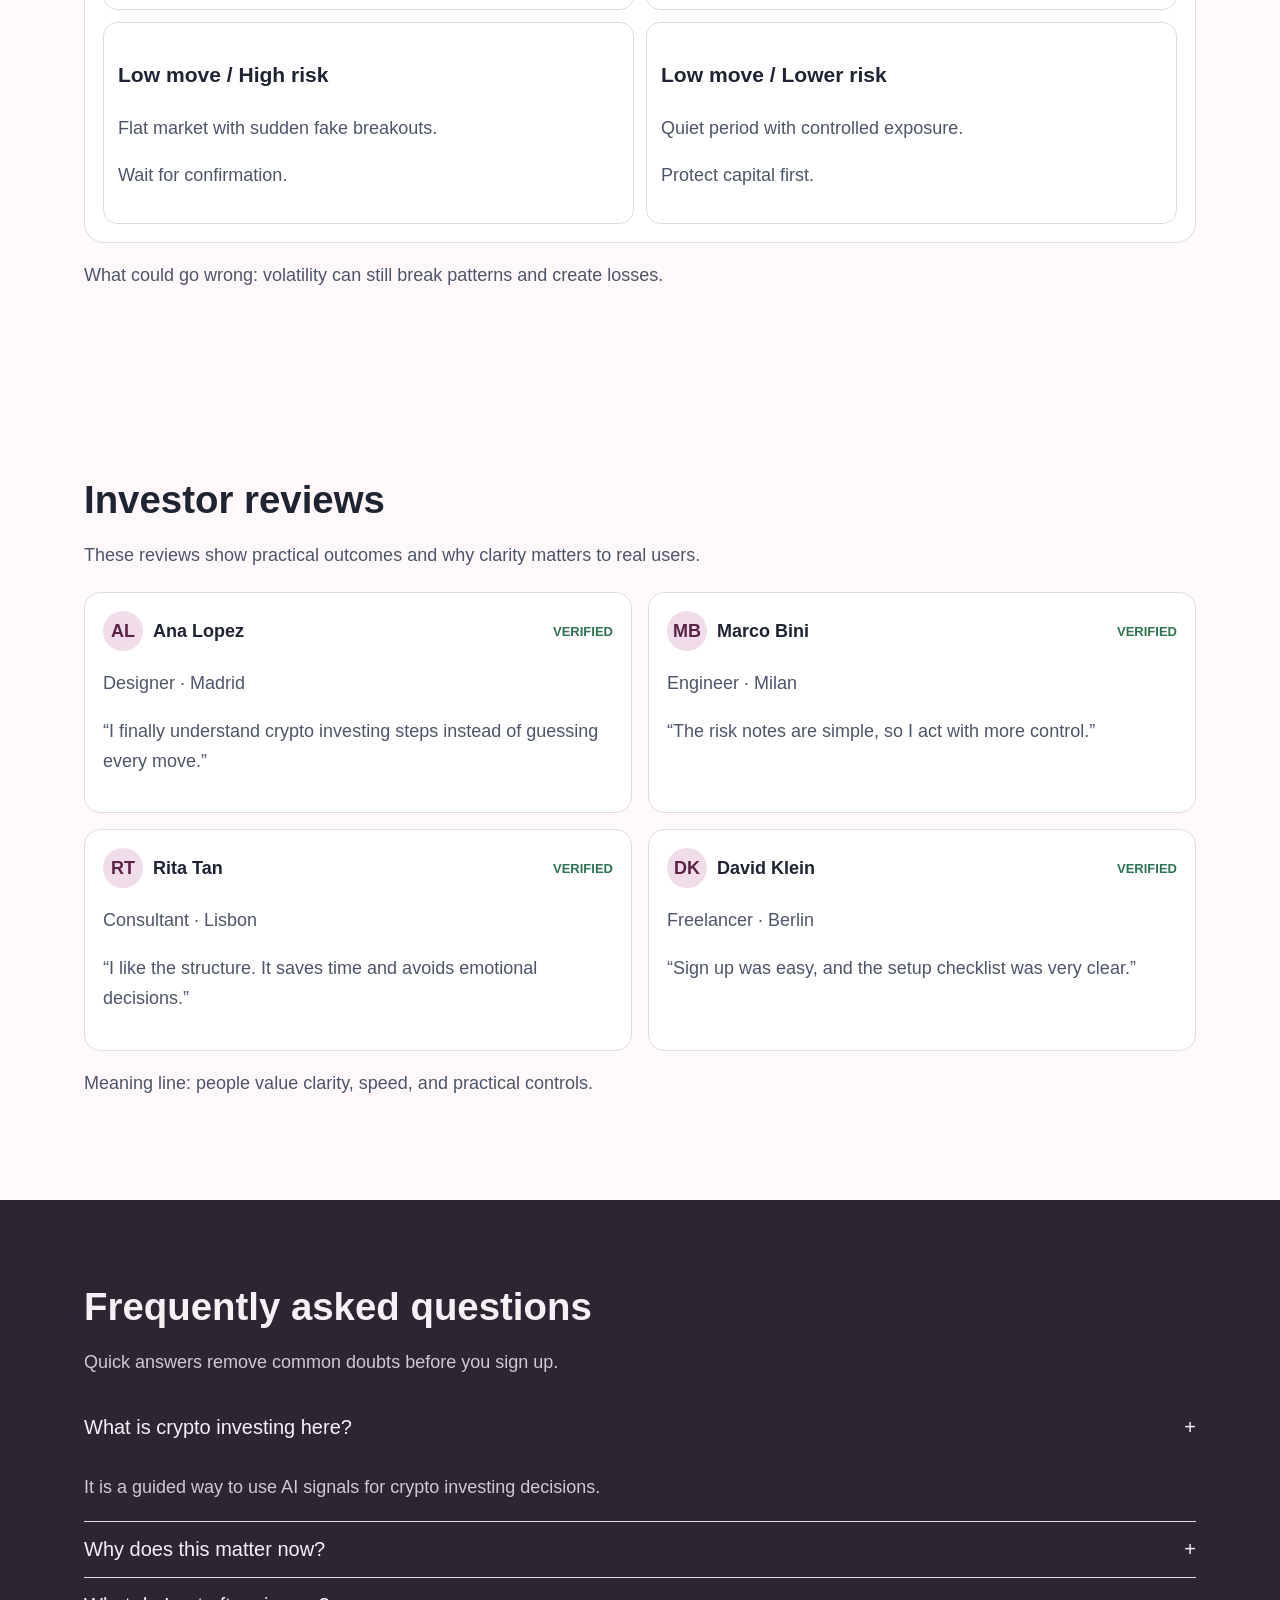
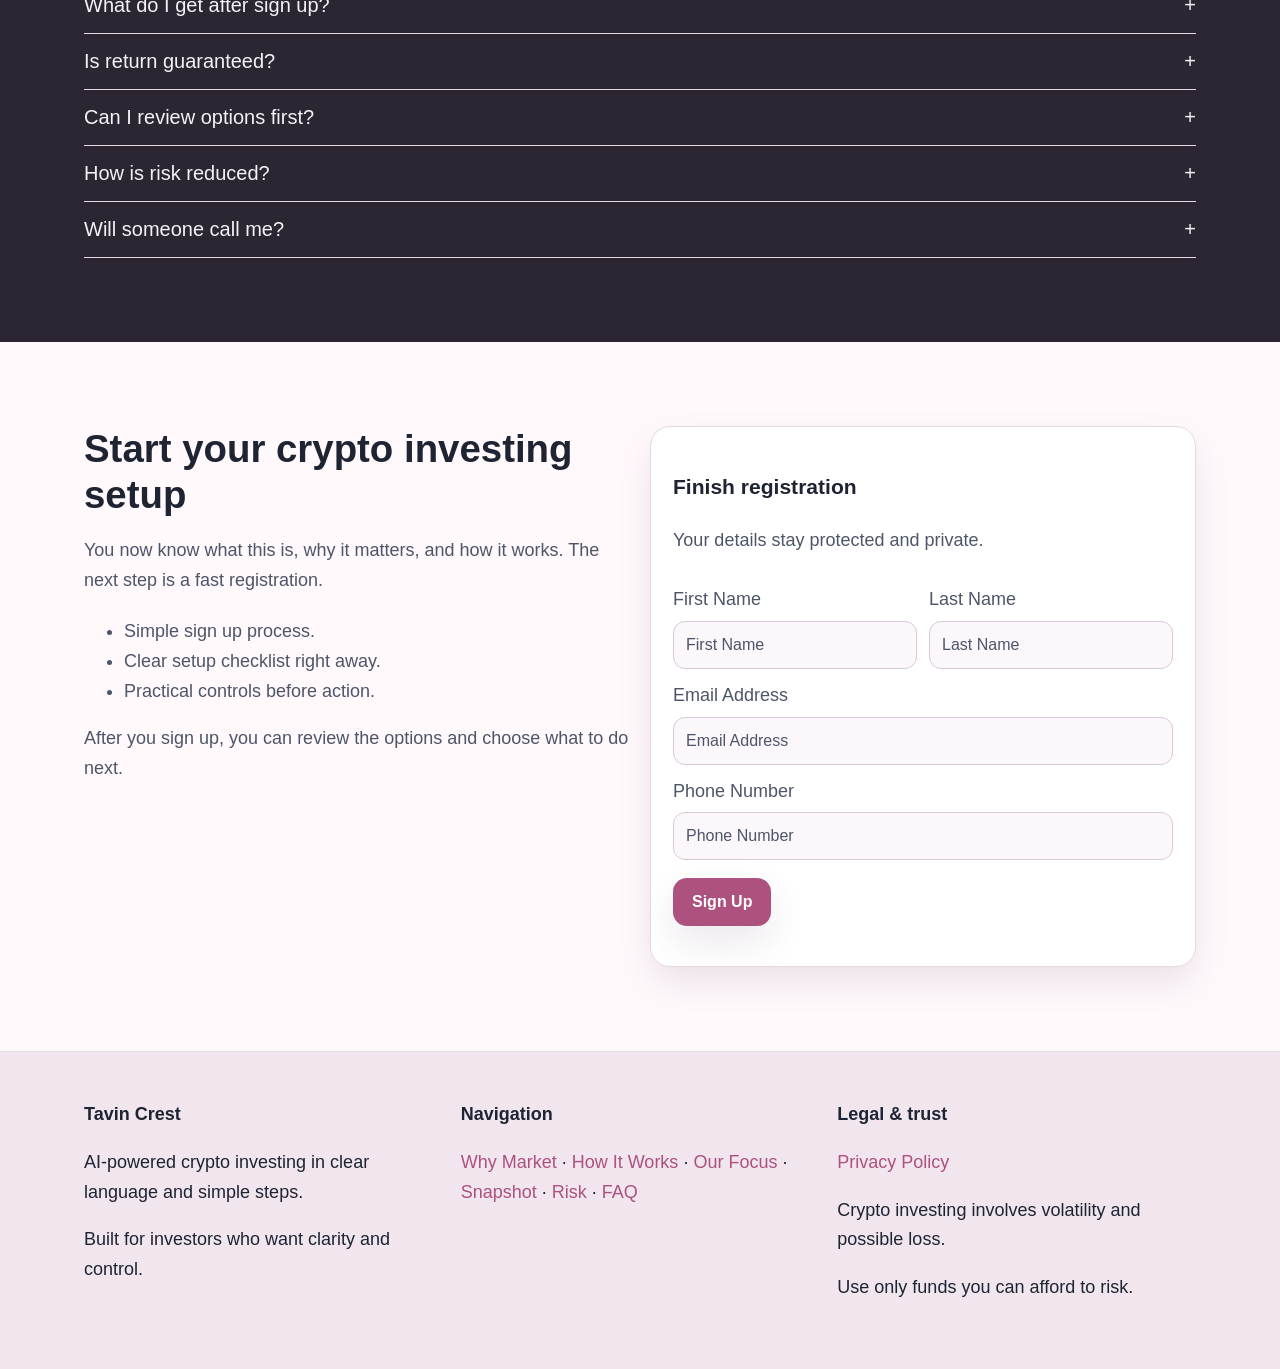
<file: jp/index.html>
<!doctype html>
<html lang="en">
<head>
  <meta charset="UTF-8">
  <meta name="viewport" content="width=device-width, initial-scale=1.0">
  <title>AI Crypto Investing for Investors | Tavin Crest 日本語</title>
  <meta name="description" content="Simple English landing page for AI-powered crypto investing and registration steps.">
  <link rel="canonical" href="https://tavincrest.com/jp/">
  <link rel="alternate" hreflang="en" href="https://tavincrest.com/">
  <link rel="alternate" hreflang="de" href="https://tavincrest.com/de/">
  <link rel="alternate" hreflang="fr" href="https://tavincrest.com/fr/">
  <link rel="alternate" hreflang="es" href="https://tavincrest.com/es/">
  <link rel="alternate" hreflang="it" href="https://tavincrest.com/it/">
  <link rel="alternate" hreflang="tr" href="https://tavincrest.com/tr/">
  <link rel="alternate" hreflang="pt" href="https://tavincrest.com/pt/">
  <link rel="alternate" hreflang="ja" href="https://tavincrest.com/jp/">
  <link rel="alternate" hreflang="sk" href="https://tavincrest.com/sk/">
  <link rel="alternate" hreflang="nl-BE" href="https://tavincrest.com/be/">
  <link rel="alternate" hreflang="x-default" href="https://tavincrest.com/">
  <meta property="og:type" content="website">
  <meta property="og:title" content="AI Crypto Investing for Investors | Tavin Crest 日本語">
  <meta property="og:description" content="Simple English landing page for AI-powered crypto investing and registration steps.">
  <meta property="og:url" content="https://tavincrest.com/jp/">
  <meta property="og:site_name" content="Tavin Crest">
  <meta name="twitter:card" content="summary_large_image">
  <meta name="twitter:title" content="AI Crypto Investing for Investors | Tavin Crest 日本語">
  <meta name="twitter:description" content="Simple English landing page for AI-powered crypto investing and registration steps.">
  <link rel="stylesheet" href="../assets/style.css">
  <script defer src="../assets/app.js"></script>
</head>
<body>
<header class="site-header">
  <div class="container header-row">
    <div class="brand">Tavin Crest</div>
    <nav class="main-nav" aria-label="Main navigation">
      <a href="#market">Why Market</a><a href="#model">How It Works</a><a href="#focus">Our Focus</a><a href="#metrics">Snapshot</a><a href="#faq">FAQ</a>
    </nav>
    <div class="header-actions">
      <div class="lang-wrap">
        <button class="lang-pill" type="button">日本語</button>
        <div class="lang-menu">
          <a href="../index.html"><svg class="flag" viewBox="0 0 18 12" aria-hidden="true"><rect width="18" height="12" fill="#012169"/></svg>English</a>
<a href="../de/index.html"><svg class="flag" viewBox="0 0 18 12"><rect width="18" height="4" fill="#000"/><rect y="4" width="18" height="4" fill="#dd0000"/><rect y="8" width="18" height="4" fill="#ffce00"/></svg>Deutsch</a>
<a href="../fr/index.html"><svg class="flag" viewBox="0 0 18 12"><rect width="6" height="12" fill="#0055a4"/><rect x="6" width="6" height="12" fill="#fff"/><rect x="12" width="6" height="12" fill="#ef4135"/></svg>Français</a>
<a href="../es/index.html"><svg class="flag" viewBox="0 0 18 12"><rect width="18" height="3" fill="#aa151b"/><rect y="3" width="18" height="6" fill="#f1bf00"/><rect y="9" width="18" height="3" fill="#aa151b"/></svg>Español</a>
<a href="../it/index.html"><svg class="flag" viewBox="0 0 18 12"><rect width="6" height="12" fill="#009246"/><rect x="6" width="6" height="12" fill="#fff"/><rect x="12" width="6" height="12" fill="#ce2b37"/></svg>Italiano</a>
<a href="../tr/index.html"><svg class="flag" viewBox="0 0 18 12"><rect width="18" height="12" fill="#e30a17"/></svg>Türkçe</a>
<a href="../pt/index.html"><svg class="flag" viewBox="0 0 18 12"><rect width="7" height="12" fill="#006600"/><rect x="7" width="11" height="12" fill="#ff0000"/></svg>Português</a>
<a href="../jp/index.html"><svg class="flag" viewBox="0 0 18 12"><rect width="18" height="12" fill="#fff"/><circle cx="9" cy="6" r="3" fill="#bc002d"/></svg>日本語</a>
<a href="../sk/index.html"><svg class="flag" viewBox="0 0 18 12"><rect width="18" height="4" fill="#fff"/><rect y="4" width="18" height="4" fill="#0b4ea2"/><rect y="8" width="18" height="4" fill="#ee1c25"/><path d="M5 3 h3.5 v5.5 h-3.5 z" fill="#fff"/><path d="M5.3 3.4 h2.9 v4.7 h-2.9 z" fill="#d7141a"/><path d="M6.75 4.2 v2.8 M5.9 5.6 h1.7" stroke="#fff" stroke-width="0.4"/></svg>Slovak</a>
<a href="../be/index.html"><svg class="flag" viewBox="0 0 18 12"><rect width="6" height="12" fill="#000"/><rect x="6" width="6" height="12" fill="#ffd90c"/><rect x="12" width="6" height="12" fill="#ef3340"/></svg>Nederlands (BE)</a>

        </div>
      </div>
      <a class="btn btn-primary" href="#signup-final">Sign Up</a>
      <button class="burger" data-burger aria-label="Open menu">☰</button>
    </div>
  </div>
</header>

<div class="drawer-backdrop" data-backdrop></div>
<aside class="drawer" data-drawer aria-label="Mobile menu">
  <button class="drawer-close" data-close-drawer aria-label="Close menu">×</button>
  <nav aria-label="Mobile links">
    <a href="#market">Why Market</a><a href="#model">How It Works</a><a href="#focus">Our Focus</a><a href="#metrics">Snapshot</a><a href="#insights">Insights</a><a href="#risk">Risk</a><a href="#reviews">Reviews</a><a href="#faq">FAQ</a>
  </nav>
  <div class="lang-wrap">
    <button class="lang-pill" type="button">日本語</button>
    <div class="lang-menu"><a href="../index.html"><svg class="flag" viewBox="0 0 18 12" aria-hidden="true"><rect width="18" height="12" fill="#012169"/></svg>English</a>
<a href="../de/index.html"><svg class="flag" viewBox="0 0 18 12"><rect width="18" height="4" fill="#000"/><rect y="4" width="18" height="4" fill="#dd0000"/><rect y="8" width="18" height="4" fill="#ffce00"/></svg>Deutsch</a>
<a href="../fr/index.html"><svg class="flag" viewBox="0 0 18 12"><rect width="6" height="12" fill="#0055a4"/><rect x="6" width="6" height="12" fill="#fff"/><rect x="12" width="6" height="12" fill="#ef4135"/></svg>Français</a>
<a href="../es/index.html"><svg class="flag" viewBox="0 0 18 12"><rect width="18" height="3" fill="#aa151b"/><rect y="3" width="18" height="6" fill="#f1bf00"/><rect y="9" width="18" height="3" fill="#aa151b"/></svg>Español</a>
<a href="../it/index.html"><svg class="flag" viewBox="0 0 18 12"><rect width="6" height="12" fill="#009246"/><rect x="6" width="6" height="12" fill="#fff"/><rect x="12" width="6" height="12" fill="#ce2b37"/></svg>Italiano</a>
<a href="../tr/index.html"><svg class="flag" viewBox="0 0 18 12"><rect width="18" height="12" fill="#e30a17"/></svg>Türkçe</a>
<a href="../pt/index.html"><svg class="flag" viewBox="0 0 18 12"><rect width="7" height="12" fill="#006600"/><rect x="7" width="11" height="12" fill="#ff0000"/></svg>Português</a>
<a href="../jp/index.html"><svg class="flag" viewBox="0 0 18 12"><rect width="18" height="12" fill="#fff"/><circle cx="9" cy="6" r="3" fill="#bc002d"/></svg>日本語</a>
<a href="../sk/index.html"><svg class="flag" viewBox="0 0 18 12"><rect width="18" height="4" fill="#fff"/><rect y="4" width="18" height="4" fill="#0b4ea2"/><rect y="8" width="18" height="4" fill="#ee1c25"/><path d="M5 3 h3.5 v5.5 h-3.5 z" fill="#fff"/><path d="M5.3 3.4 h2.9 v4.7 h-2.9 z" fill="#d7141a"/><path d="M6.75 4.2 v2.8 M5.9 5.6 h1.7" stroke="#fff" stroke-width="0.4"/></svg>Slovak</a>
<a href="../be/index.html"><svg class="flag" viewBox="0 0 18 12"><rect width="6" height="12" fill="#000"/><rect x="6" width="6" height="12" fill="#ffd90c"/><rect x="12" width="6" height="12" fill="#ef3340"/></svg>Nederlands (BE)</a>
</div>
  </div>
  <p><a class="btn btn-primary" href="#signup-final">Sign Up</a></p>
</aside>

<main>
<section class="section light hero">
  <div class="container hero-grid">
    <div>
      <div class="eyebrow">AI-Powered Cryptocurrency Investment</div>
      <h1>Crypto investing with AI signals and clear steps</h1>
      <p>We help you approach crypto investing with a simple model. AI signals scan market behavior and flag moments that matter now. You get a guided setup, clear risk limits, and a practical way to act without noise.</p>
      <p>After you sign up, you get instant access to the next steps.</p>
      <div class="feature-panel reveal" aria-label="Performance range panel">
        <h3>Historical outcome range during favorable periods</h3>
        <div class="feature-metrics">
          <div class="metric-big"><strong>8–15%</strong><span>Monthly range</span></div>
          <div class="metric-big"><strong>80–200%</strong><span>Annual range</span></div>
        </div>
        <p class="micro-note">Returns depend on market conditions. Not guaranteed.</p>
      </div>
    </div>
    <div class="form-card" id="signup-hero">
      <h3 class="form-title">Create your account</h3>
      <p class="form-sub">Simple setup. No calls. Fast access.</p>
      <form>
        <div class="form-grid">
          <div class="form-row"><label for="hf">First Name</label><input id="hf" name="firstName" placeholder="First Name"></div>
          <div class="form-row"><label for="hl">Last Name</label><input id="hl" name="lastName" placeholder="Last Name"></div>
        </div>
        <div class="form-row"><label for="he">Email Address</label><input id="he" name="email" type="email" placeholder="Email Address"></div>
        <div class="form-row"><label for="hp">Phone Number</label><input id="hp" name="phone" type="tel" placeholder="Phone Number"></div>
        <p><button class="btn btn-primary" type="submit">Sign Up</button></p>
      </form>
    </div>
  </div>
</section>

<section class="section light" id="market">
  <div class="container">
    <div class="section-head"><h2>Why crypto investing is growing now</h2><p>Market access is easier, and AI helps process fast-moving data. This can improve timing and reduce emotional decisions.</p></div>
    <div class="cards-4 reveal">
      <article class="card"><h3>Broader Access</h3><p>More people can enter crypto investing with simple onboarding tools.</p><p class="muted">Lower setup friction today.</p></article>
      <article class="card"><h3>Faster Signals</h3><p>AI reads market behavior in seconds and highlights useful shifts.</p><p class="muted">You react with less delay.</p></article>
      <article class="card"><h3>Global Activity</h3><p>Crypto markets run nonstop, creating more trading windows each day.</p><p class="muted">Opportunity can appear anytime.</p></article>
      <article class="card"><h3>Clear Tracking</h3><p>Live data helps you follow positions and understand recent moves.</p><p class="muted">You stay informed quickly.</p></article>
    </div>
    <p>What it means: crypto investing is active, visible, and easier to evaluate than before.</p>
  </div>
</section>

<section class="section dark" id="model">
  <div class="container">
    <div class="section-head"><h2>How it works in five steps</h2><p>You get a clear flow from setup to action. Each step has a practical purpose.</p></div>
    <div class="model-flow reveal">
      <div class="step"><b>Step 1</b><strong>Sign up</strong><p>Create your profile and confirm details securely.</p></div>
      <div class="step"><b>Step 2</b><strong>Set limits</strong><p>Choose how much you want to start with.</p></div>
      <div class="step"><b>Step 3</b><strong>Review signals</strong><p>See AI signals in a clean, readable summary.</p></div>
      <div class="step"><b>Step 4</b><strong>Choose action</strong><p>Pick options that match your comfort level.</p></div>
      <div class="step"><b>Step 5</b><strong>Track outcome</strong><p>Follow progress and adjust when market conditions change.</p></div>
    </div>
    <p>Investor implication: the model keeps decisions structured, not emotional.</p>
  </div>
</section>

<section class="section light" id="focus">
  <div class="container">
    <div class="section-head"><h2>What we focus on</h2><p>We filter opportunities before showing them to you. The goal is simple clarity and better decision support.</p></div>
    <ul>
      <li>Market trend strength over noise.</li>
      <li>Entry timing based on signal alignment.</li>
      <li>Position sizing to control downside pressure.</li>
      <li>Exit triggers to lock gains or reduce losses.</li>
    </ul>
    <p>What it means: you get fewer options, but each option is easier to judge.</p>
  </div>
</section>

<section class="section light" id="metrics">
  <div class="container">
    <div class="section-head"><h2>Performance snapshot for crypto investing</h2><p>This section compares observed outcomes and reference points. It shows context, not promises.</p></div>
    <div class="metrics-panel reveal">
      <div class="dual-bars">
        <div class="bar-group">
          <h3>Outcome comparison</h3>
          <div class="row">AI strategy vs market average<div class="track"><div class="fill-a"></div></div></div>
          <div class="row">Managed exposure vs market average<div class="track"><div class="fill-b"></div></div></div>
          <div class="row">Capital protection target<div class="track"><div class="fill-c"></div></div></div>
        </div>
        <div>
          <h3>Reference metrics</h3>
          <p><strong>Primary metric:</strong> 2.3x stronger cycle capture versus market average baseline.</p>
          <p><strong>Support:</strong> 61% favorable signal hit rate, 52% downside filter retention.</p>
          <p><strong>Investor implication:</strong> signals may improve selectivity when volatility increases.</p>
        </div>
      </div>
      <p class="legend"><span>Benchmark: Market average</span><span>Window: Last cycle</span><span>Mode: Signal-led</span></p>
    </div>
    <p>Meaning line: stronger selectivity can help protect decisions in fast moves.</p>
  </div>
</section>

<section class="section dark" id="insights">
  <div class="container">
    <div class="section-head"><h2>What drives possible returns</h2><p>Returns are not random. They usually come from a few clear drivers working together.</p></div>
    <div class="waterfall reveal">
      <article class="water-card">
        <h3>Return driver waterfall</h3>
        <div class="water-bars">
          <div class="item"><div>Trend phase</div><div><i style="width:74%"></i></div><div>+34</div></div>
          <div class="item"><div>Entry timing</div><div><i style="width:62%"></i></div><div>+22</div></div>
          <div class="item"><div>Exit discipline</div><div><i style="width:58%"></i></div><div>+18</div></div>
          <div class="item"><div>Cost control</div><div><i style="width:42%"></i></div><div>+9</div></div>
        </div>
      </article>
      <article class="water-card">
        <h3>Interpretation</h3>
        <p>Primary metric: trend phase contributes the largest share of outcomes.</p>
        <p>Supporting metrics: entry timing and exit discipline add stability.</p>
        <p>Benchmark: typical unmanaged behavior is lower and less consistent.</p>
        <p>Investor implication: process quality matters more than constant trading.</p>
      </article>
    </div>
    <p>Meaning line: clear process can turn noise into better choices.</p>
  </div>
</section>

<section class="section light" id="risk">
  <div class="container">
    <div class="section-head"><h2>Simple risk matrix</h2><p>Crypto investing can move fast in both directions. Knowing risks helps you stay realistic.</p></div>
    <div class="risk-matrix reveal">
      <div class="cell"><h3>High move / High risk</h3><p>Sharp upside can reverse quickly.</p><p class="muted">Use pre-set exits.</p></div>
      <div class="cell"><h3>High move / Lower risk</h3><p>Strong trend with broad market support.</p><p class="muted">Scale in slowly.</p></div>
      <div class="cell"><h3>Low move / High risk</h3><p>Flat market with sudden fake breakouts.</p><p class="muted">Wait for confirmation.</p></div>
      <div class="cell"><h3>Low move / Lower risk</h3><p>Quiet period with controlled exposure.</p><p class="muted">Protect capital first.</p></div>
    </div>
    <p>What could go wrong: volatility can still break patterns and create losses.</p>
  </div>
</section>

<section class="section light" id="reviews">
  <div class="container">
    <div class="section-head"><h2>Investor reviews</h2><p>These reviews show practical outcomes and why clarity matters to real users.</p></div>
    <div class="reviews reveal">
      <article class="card"><div class="review-head"><div class="avatar">AL</div><strong>Ana Lopez</strong><span class="verified">VERIFIED</span></div><p class="muted">Designer · Madrid</p><p>“I finally understand crypto investing steps instead of guessing every move.”</p></article>
      <article class="card"><div class="review-head"><div class="avatar">MB</div><strong>Marco Bini</strong><span class="verified">VERIFIED</span></div><p class="muted">Engineer · Milan</p><p>“The risk notes are simple, so I act with more control.”</p></article>
      <article class="card"><div class="review-head"><div class="avatar">RT</div><strong>Rita Tan</strong><span class="verified">VERIFIED</span></div><p class="muted">Consultant · Lisbon</p><p>“I like the structure. It saves time and avoids emotional decisions.”</p></article>
      <article class="card"><div class="review-head"><div class="avatar">DK</div><strong>David Klein</strong><span class="verified">VERIFIED</span></div><p class="muted">Freelancer · Berlin</p><p>“Sign up was easy, and the setup checklist was very clear.”</p></article>
    </div>
    <p>Meaning line: people value clarity, speed, and practical controls.</p>
  </div>
</section>

<section class="section dark" id="faq">
  <div class="container">
    <div class="section-head"><h2>Frequently asked questions</h2><p>Quick answers remove common doubts before you sign up.</p></div>
    <div class="faq">
      <div class="faq-item active"><button class="faq-btn">What is crypto investing here?<span>+</span></button><div class="faq-panel"><p>It is a guided way to use AI signals for crypto investing decisions.</p></div></div>
      <div class="faq-item"><button class="faq-btn">Why does this matter now?<span>+</span></button><div class="faq-panel"><p>Market activity is high, and faster signal reading helps with timing.</p></div></div>
      <div class="faq-item"><button class="faq-btn">What do I get after sign up?<span>+</span></button><div class="faq-panel"><p>After you sign up, you will see a clear setup checklist.</p></div></div>
      <div class="faq-item"><button class="faq-btn">Is return guaranteed?<span>+</span></button><div class="faq-panel"><p>No. Returns depend on market conditions and can be negative.</p></div></div>
      <div class="faq-item"><button class="faq-btn">Can I review options first?<span>+</span></button><div class="faq-panel"><p>After you sign up, you can review the options and choose what to do next.</p></div></div>
      <div class="faq-item"><button class="faq-btn">How is risk reduced?<span>+</span></button><div class="faq-panel"><p>By sizing positions, setting exits, and avoiding random entries.</p></div></div>
      <div class="faq-item"><button class="faq-btn">Will someone call me?<span>+</span></button><div class="faq-panel"><p>We may send a short email to confirm your details.</p></div></div>
    </div>
  </div>
</section>

<section class="section light" id="signup-final">
  <div class="container final-grid">
    <div>
      <div class="section-head"><h2>Start your crypto investing setup</h2><p>You now know what this is, why it matters, and how it works. The next step is a fast registration.</p></div>
      <ul>
        <li>Simple sign up process.</li>
        <li>Clear setup checklist right away.</li>
        <li>Practical controls before action.</li>
      </ul>
      <p>After you sign up, you can review the options and choose what to do next.</p>
    </div>
    <div class="form-card">
      <h3 class="form-title">Finish registration</h3>
      <p class="form-sub">Your details stay protected and private.</p>
      <form>
        <div class="form-grid">
          <div class="form-row"><label for="ff">First Name</label><input id="ff" name="firstName2" placeholder="First Name"></div>
          <div class="form-row"><label for="fl">Last Name</label><input id="fl" name="lastName2" placeholder="Last Name"></div>
        </div>
        <div class="form-row"><label for="fe">Email Address</label><input id="fe" name="email2" type="email" placeholder="Email Address"></div>
        <div class="form-row"><label for="fp">Phone Number</label><input id="fp" name="phone2" type="tel" placeholder="Phone Number"></div>
        <p><button class="btn btn-primary" type="submit">Sign Up</button></p>
      </form>
    </div>
  </div>
</section>
</main>

<footer class="footer">
  <div class="container footer-grid">
    <div><h4>Tavin Crest</h4><p>AI-powered crypto investing in clear language and simple steps.</p><p>Built for investors who want clarity and control.</p></div>
    <div><h4>Navigation</h4><p><a href="#market">Why Market</a> · <a href="#model">How It Works</a> · <a href="#focus">Our Focus</a> · <a href="#metrics">Snapshot</a> · <a href="#risk">Risk</a> · <a href="#faq">FAQ</a></p></div>
    <div><h4>Legal & trust</h4><p><a href="#" data-open-privacy>Privacy Policy</a></p><p>Crypto investing involves volatility and possible loss.</p><p>Use only funds you can afford to risk.</p></div>
  </div>
</footer>

<div class="modal-backdrop" data-modal>
  <div class="modal" role="dialog" aria-modal="true" aria-label="Privacy Policy">
    <div class="modal-head"><strong>Privacy Policy</strong><button data-close-privacy aria-label="Close">×</button></div>
    <div class="modal-body">
      <h3>Introduction</h3><p>We explain how we collect and use your data in simple terms.</p>
      <h3>Data collection</h3><p>We collect account details you submit through registration forms.</p>
      <h3>Legal basis</h3><p>We process data to provide requested services and maintain security.</p>
      <h3>Cookies</h3><p>We use cookies to keep core features working and improve usability.</p>
      <h3>Retention</h3><p>We keep data only as long as needed for service and legal duties.</p>
      <h3>Third-party sharing</h3><p>We share limited data with trusted providers needed for operations.</p>
      <h3>Security</h3><p>We apply technical and organizational safeguards to protect records.</p>
      <h3>User rights</h3><p>You can request access, correction, or deletion of personal data.</p>
      <h3>International transfers</h3><p>Some providers may process data in other countries with safeguards.</p>
      <h3>Industry risk disclosure</h3><p>Crypto investing can be volatile, and losses can occur.</p>
      <h3>Contact</h3><p>Email: privacy@tavincrest.com</p>
    </div>
    <div class="modal-foot"><button class="btn" data-close-privacy>Close</button></div>
  </div>
</div>

<script type="application/ld+json">
{"@context":"https://schema.org","@graph":[{"@type":"Organization","name":"Tavin Crest","url":"https://tavincrest.com/"},{"@type":"WebSite","name":"Tavin Crest","url":"https://tavincrest.com/"},{"@type":"FAQPage","mainEntity":[{"@type":"Question","name":"What is crypto investing here?","acceptedAnswer":{"@type":"Answer","text":"It is a guided way to use AI signals for crypto investing decisions."}},{"@type":"Question","name":"Is return guaranteed?","acceptedAnswer":{"@type":"Answer","text":"No. Returns depend on market conditions and can be negative."}}]},{"@type":"Review","author":{"@type":"Person","name":"Ana Lopez"},"reviewBody":"I finally understand crypto investing steps instead of guessing every move.","itemReviewed":{"@type":"Service","name":"Tavin Crest"}}]}
</script>
</body>
</html>
</file>
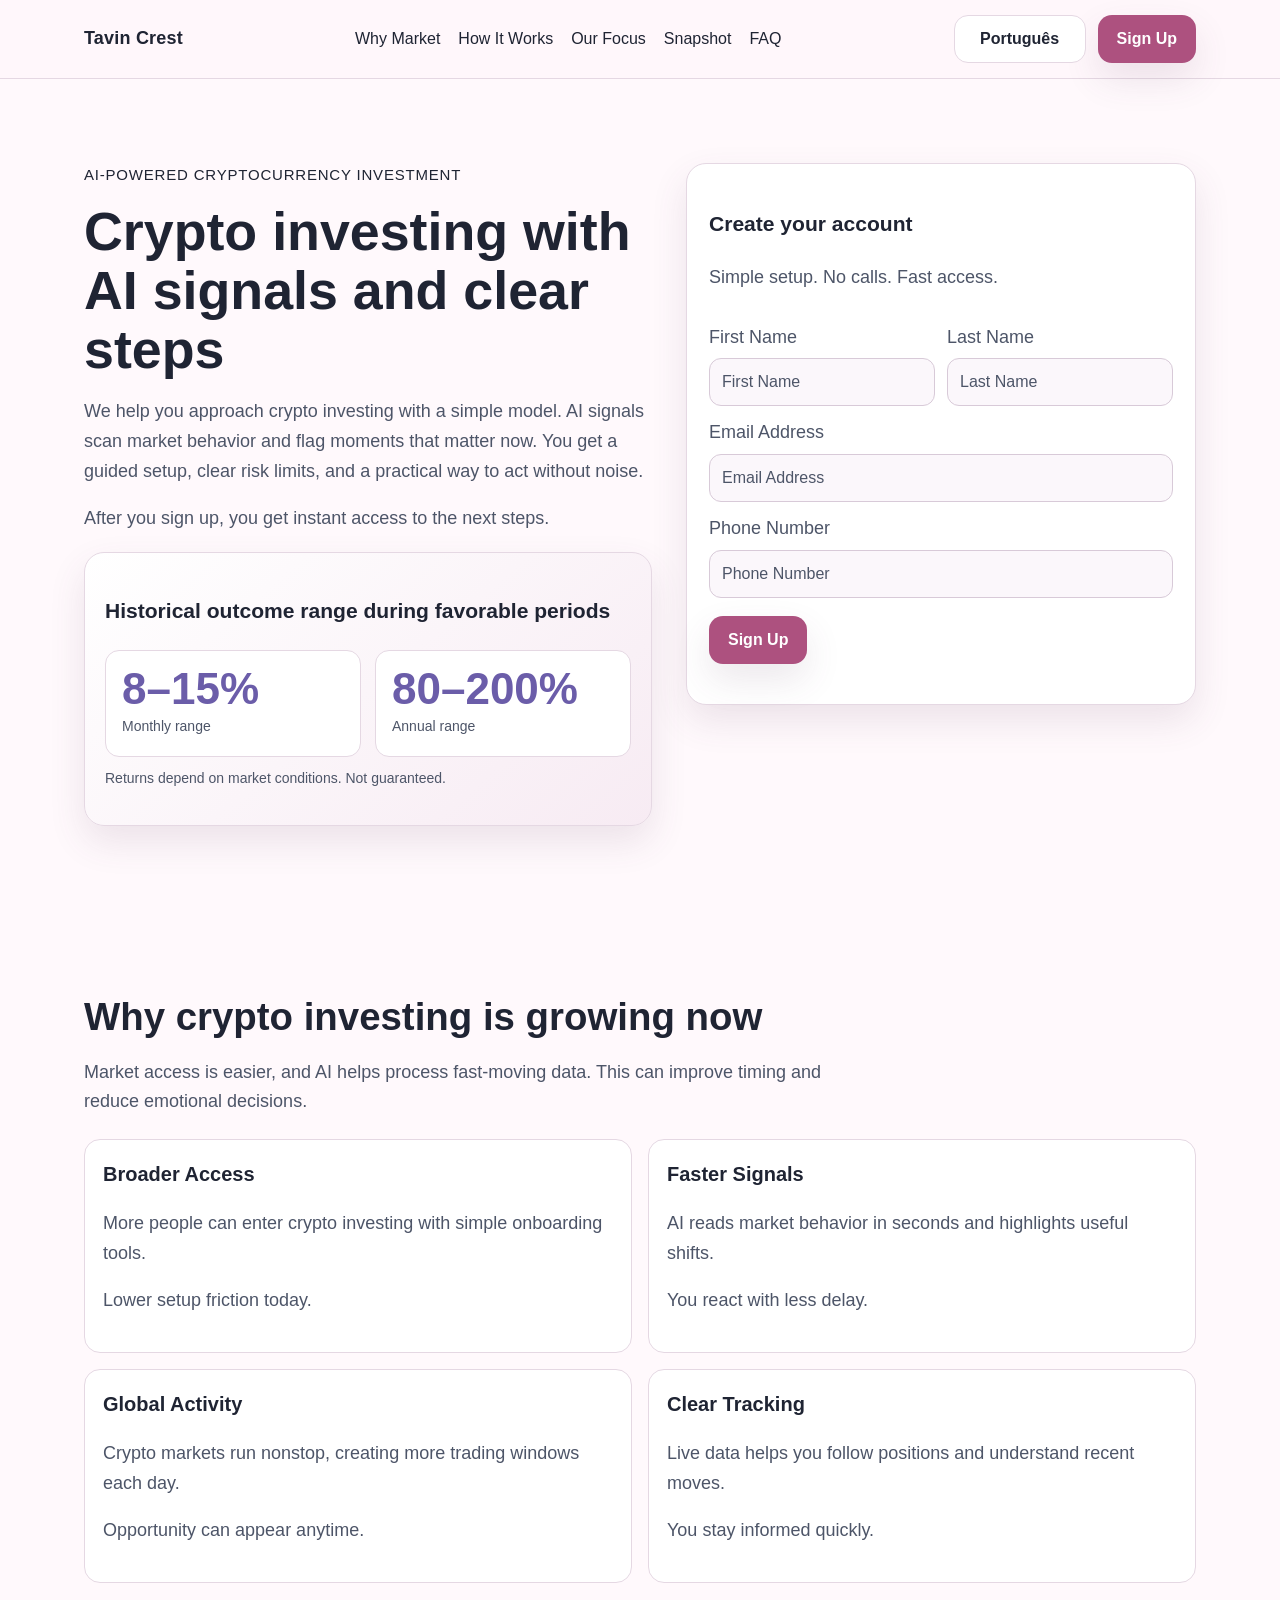
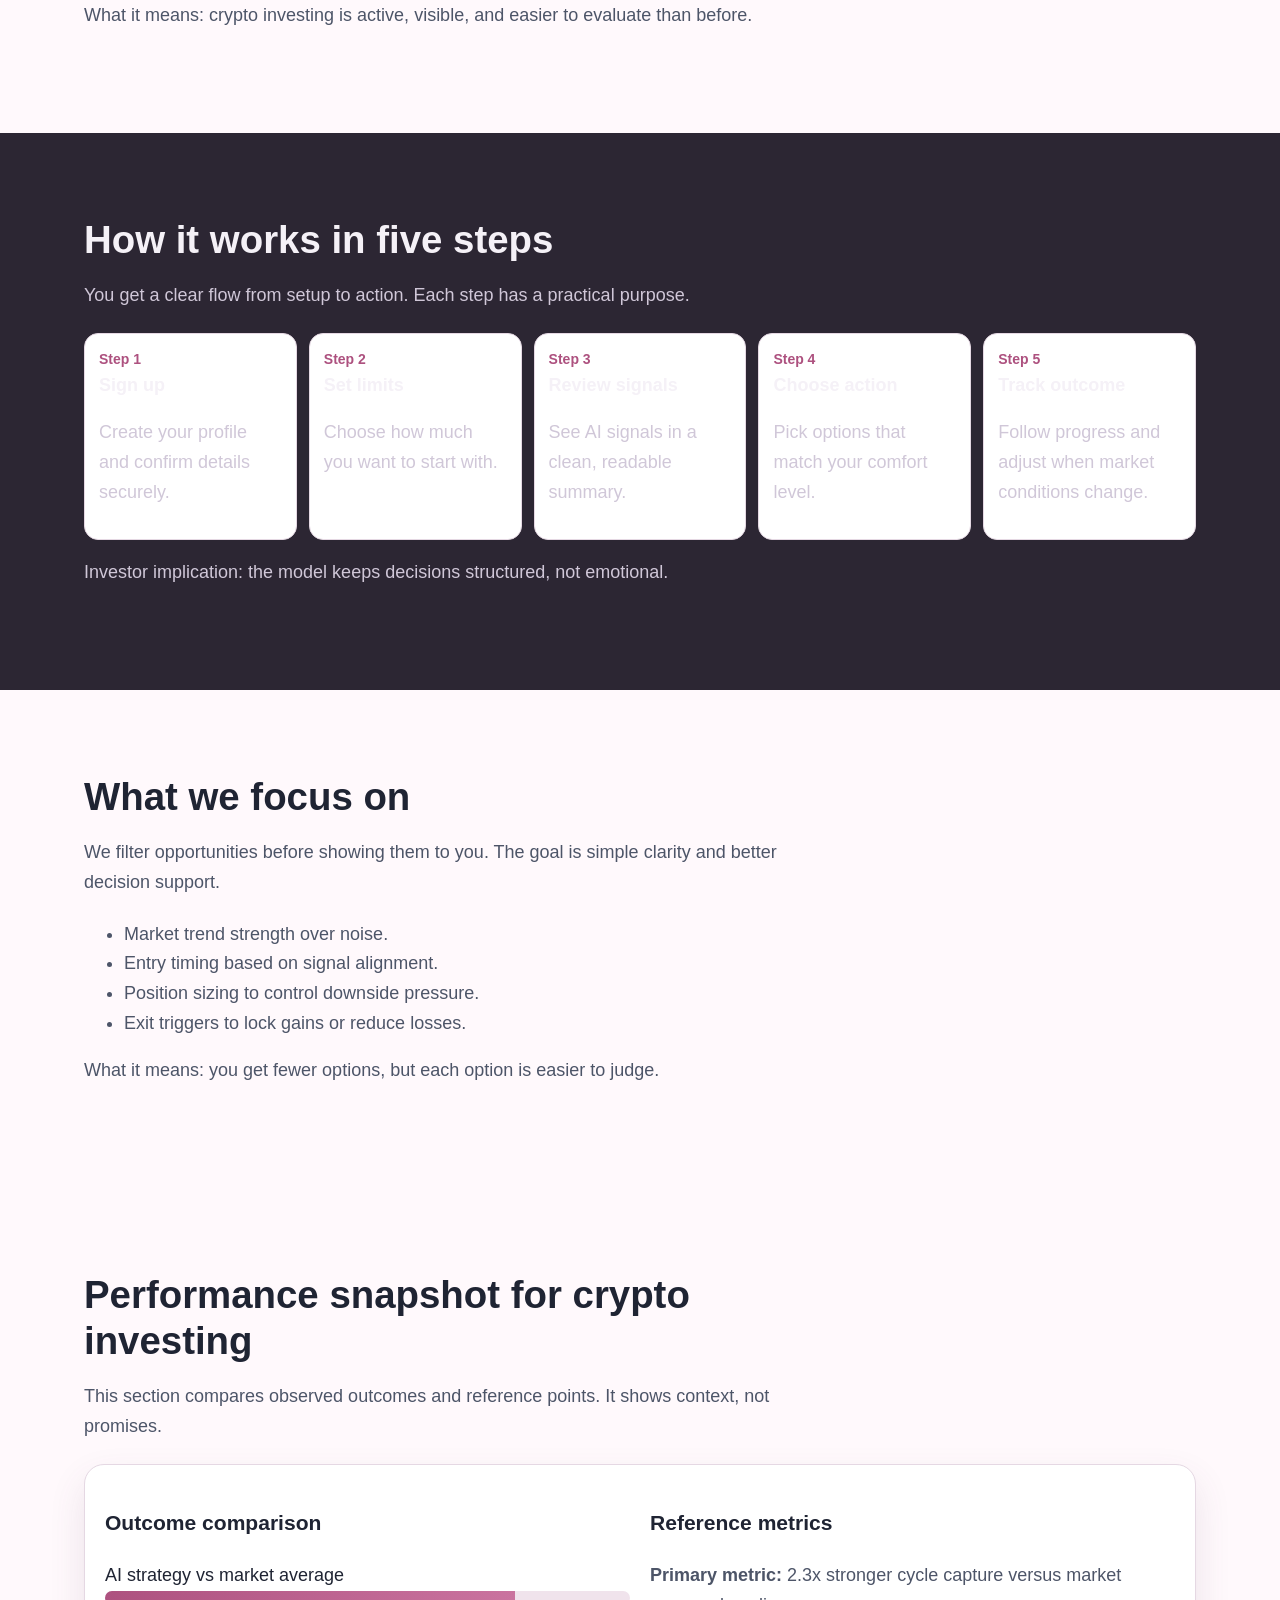
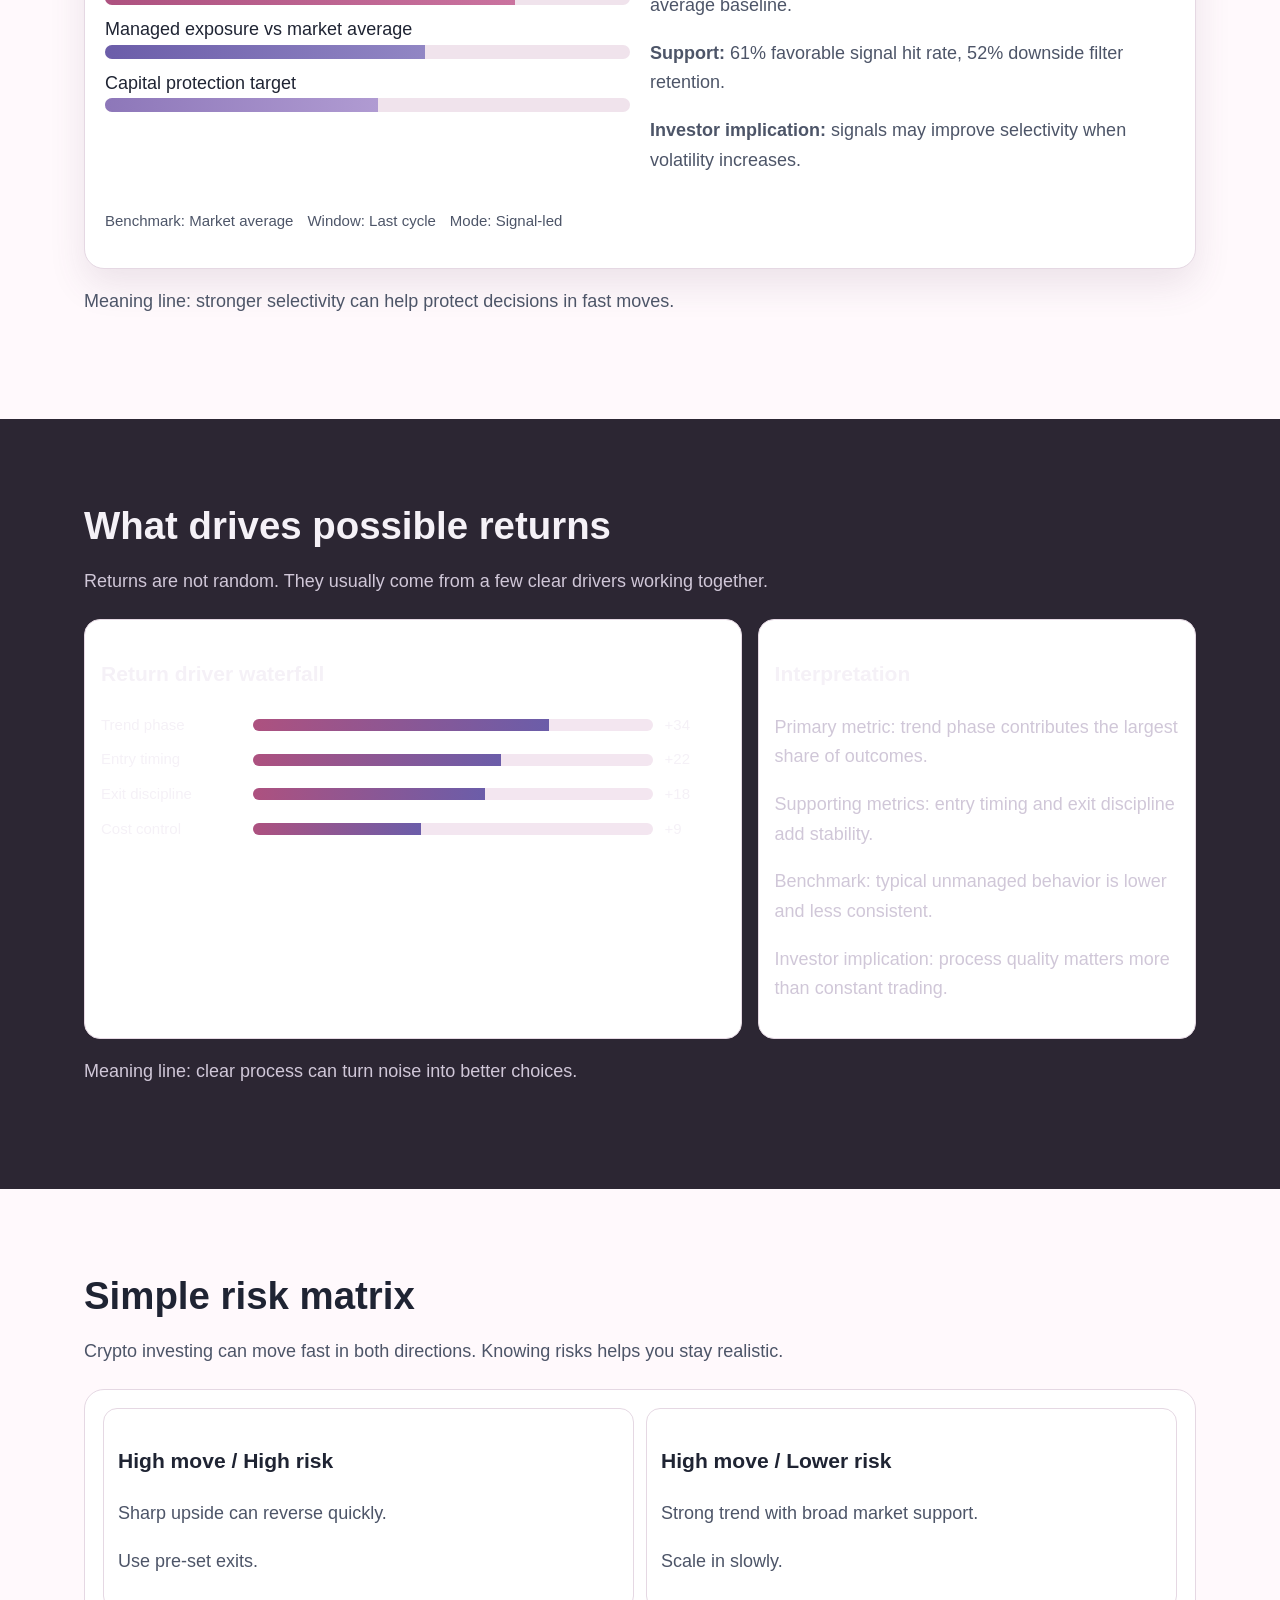
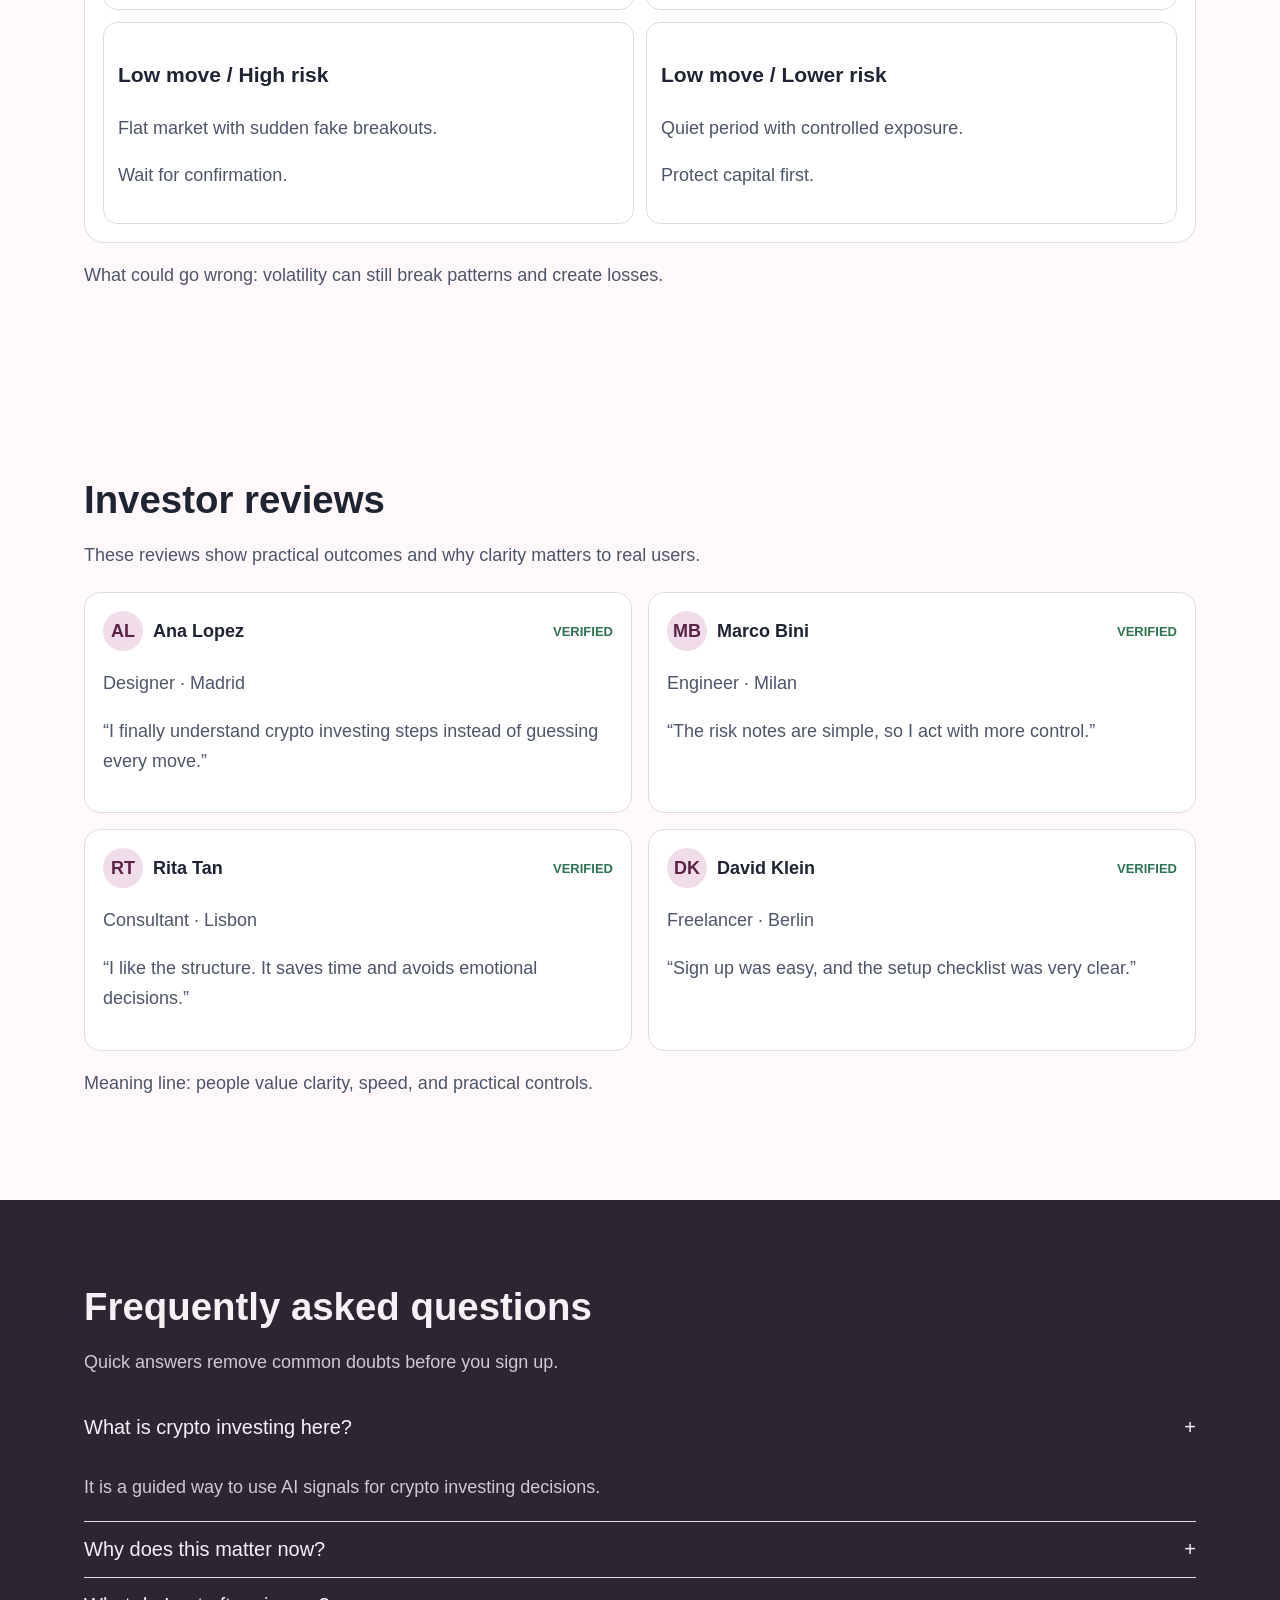
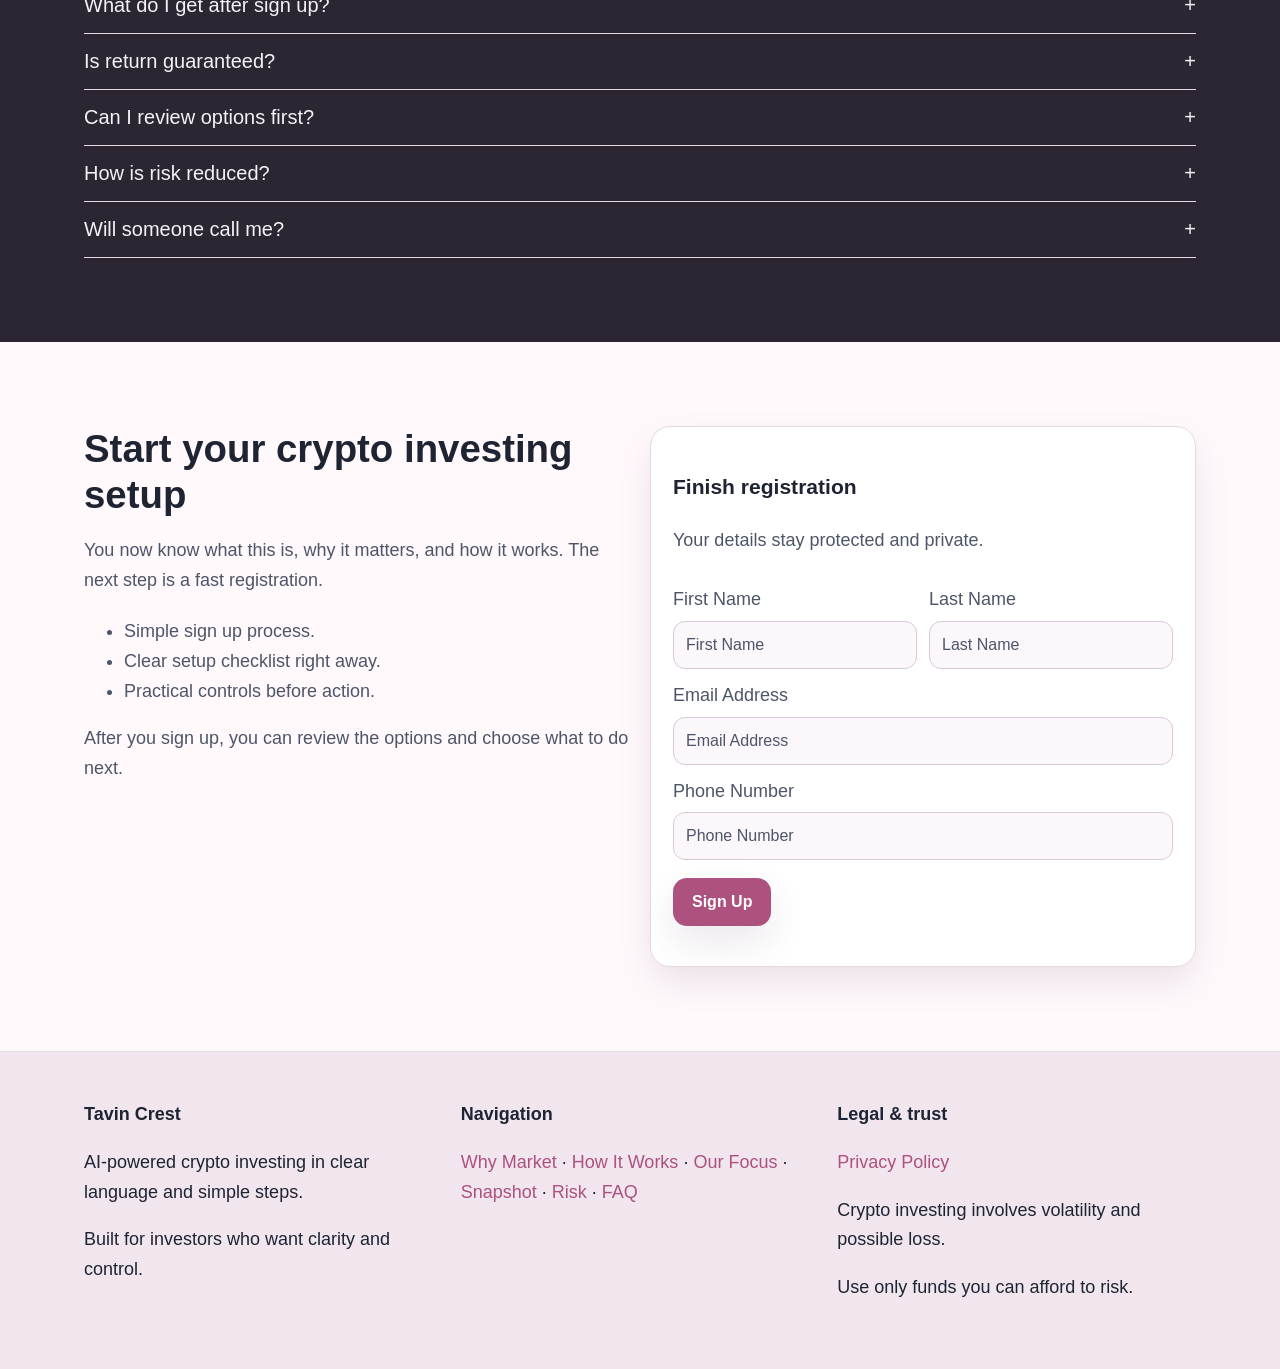
<file: pt/index.html>
<!doctype html>
<html lang="en">
<head>
  <meta charset="UTF-8">
  <meta name="viewport" content="width=device-width, initial-scale=1.0">
  <title>AI Crypto Investing for Investors | Tavin Crest Português</title>
  <meta name="description" content="Simple English landing page for AI-powered crypto investing and registration steps.">
  <link rel="canonical" href="https://tavincrest.com/pt/">
  <link rel="alternate" hreflang="en" href="https://tavincrest.com/">
  <link rel="alternate" hreflang="de" href="https://tavincrest.com/de/">
  <link rel="alternate" hreflang="fr" href="https://tavincrest.com/fr/">
  <link rel="alternate" hreflang="es" href="https://tavincrest.com/es/">
  <link rel="alternate" hreflang="it" href="https://tavincrest.com/it/">
  <link rel="alternate" hreflang="tr" href="https://tavincrest.com/tr/">
  <link rel="alternate" hreflang="pt" href="https://tavincrest.com/pt/">
  <link rel="alternate" hreflang="ja" href="https://tavincrest.com/jp/">
  <link rel="alternate" hreflang="sk" href="https://tavincrest.com/sk/">
  <link rel="alternate" hreflang="nl-BE" href="https://tavincrest.com/be/">
  <link rel="alternate" hreflang="x-default" href="https://tavincrest.com/">
  <meta property="og:type" content="website">
  <meta property="og:title" content="AI Crypto Investing for Investors | Tavin Crest Português">
  <meta property="og:description" content="Simple English landing page for AI-powered crypto investing and registration steps.">
  <meta property="og:url" content="https://tavincrest.com/pt/">
  <meta property="og:site_name" content="Tavin Crest">
  <meta name="twitter:card" content="summary_large_image">
  <meta name="twitter:title" content="AI Crypto Investing for Investors | Tavin Crest Português">
  <meta name="twitter:description" content="Simple English landing page for AI-powered crypto investing and registration steps.">
  <link rel="stylesheet" href="../assets/style.css">
  <script defer src="../assets/app.js"></script>
</head>
<body>
<header class="site-header">
  <div class="container header-row">
    <div class="brand">Tavin Crest</div>
    <nav class="main-nav" aria-label="Main navigation">
      <a href="#market">Why Market</a><a href="#model">How It Works</a><a href="#focus">Our Focus</a><a href="#metrics">Snapshot</a><a href="#faq">FAQ</a>
    </nav>
    <div class="header-actions">
      <div class="lang-wrap">
        <button class="lang-pill" type="button">Português</button>
        <div class="lang-menu">
          <a href="../index.html"><svg class="flag" viewBox="0 0 18 12" aria-hidden="true"><rect width="18" height="12" fill="#012169"/></svg>English</a>
<a href="../de/index.html"><svg class="flag" viewBox="0 0 18 12"><rect width="18" height="4" fill="#000"/><rect y="4" width="18" height="4" fill="#dd0000"/><rect y="8" width="18" height="4" fill="#ffce00"/></svg>Deutsch</a>
<a href="../fr/index.html"><svg class="flag" viewBox="0 0 18 12"><rect width="6" height="12" fill="#0055a4"/><rect x="6" width="6" height="12" fill="#fff"/><rect x="12" width="6" height="12" fill="#ef4135"/></svg>Français</a>
<a href="../es/index.html"><svg class="flag" viewBox="0 0 18 12"><rect width="18" height="3" fill="#aa151b"/><rect y="3" width="18" height="6" fill="#f1bf00"/><rect y="9" width="18" height="3" fill="#aa151b"/></svg>Español</a>
<a href="../it/index.html"><svg class="flag" viewBox="0 0 18 12"><rect width="6" height="12" fill="#009246"/><rect x="6" width="6" height="12" fill="#fff"/><rect x="12" width="6" height="12" fill="#ce2b37"/></svg>Italiano</a>
<a href="../tr/index.html"><svg class="flag" viewBox="0 0 18 12"><rect width="18" height="12" fill="#e30a17"/></svg>Türkçe</a>
<a href="../pt/index.html"><svg class="flag" viewBox="0 0 18 12"><rect width="7" height="12" fill="#006600"/><rect x="7" width="11" height="12" fill="#ff0000"/></svg>Português</a>
<a href="../jp/index.html"><svg class="flag" viewBox="0 0 18 12"><rect width="18" height="12" fill="#fff"/><circle cx="9" cy="6" r="3" fill="#bc002d"/></svg>日本語</a>
<a href="../sk/index.html"><svg class="flag" viewBox="0 0 18 12"><rect width="18" height="4" fill="#fff"/><rect y="4" width="18" height="4" fill="#0b4ea2"/><rect y="8" width="18" height="4" fill="#ee1c25"/><path d="M5 3 h3.5 v5.5 h-3.5 z" fill="#fff"/><path d="M5.3 3.4 h2.9 v4.7 h-2.9 z" fill="#d7141a"/><path d="M6.75 4.2 v2.8 M5.9 5.6 h1.7" stroke="#fff" stroke-width="0.4"/></svg>Slovak</a>
<a href="../be/index.html"><svg class="flag" viewBox="0 0 18 12"><rect width="6" height="12" fill="#000"/><rect x="6" width="6" height="12" fill="#ffd90c"/><rect x="12" width="6" height="12" fill="#ef3340"/></svg>Nederlands (BE)</a>

        </div>
      </div>
      <a class="btn btn-primary" href="#signup-final">Sign Up</a>
      <button class="burger" data-burger aria-label="Open menu">☰</button>
    </div>
  </div>
</header>

<div class="drawer-backdrop" data-backdrop></div>
<aside class="drawer" data-drawer aria-label="Mobile menu">
  <button class="drawer-close" data-close-drawer aria-label="Close menu">×</button>
  <nav aria-label="Mobile links">
    <a href="#market">Why Market</a><a href="#model">How It Works</a><a href="#focus">Our Focus</a><a href="#metrics">Snapshot</a><a href="#insights">Insights</a><a href="#risk">Risk</a><a href="#reviews">Reviews</a><a href="#faq">FAQ</a>
  </nav>
  <div class="lang-wrap">
    <button class="lang-pill" type="button">Português</button>
    <div class="lang-menu"><a href="../index.html"><svg class="flag" viewBox="0 0 18 12" aria-hidden="true"><rect width="18" height="12" fill="#012169"/></svg>English</a>
<a href="../de/index.html"><svg class="flag" viewBox="0 0 18 12"><rect width="18" height="4" fill="#000"/><rect y="4" width="18" height="4" fill="#dd0000"/><rect y="8" width="18" height="4" fill="#ffce00"/></svg>Deutsch</a>
<a href="../fr/index.html"><svg class="flag" viewBox="0 0 18 12"><rect width="6" height="12" fill="#0055a4"/><rect x="6" width="6" height="12" fill="#fff"/><rect x="12" width="6" height="12" fill="#ef4135"/></svg>Français</a>
<a href="../es/index.html"><svg class="flag" viewBox="0 0 18 12"><rect width="18" height="3" fill="#aa151b"/><rect y="3" width="18" height="6" fill="#f1bf00"/><rect y="9" width="18" height="3" fill="#aa151b"/></svg>Español</a>
<a href="../it/index.html"><svg class="flag" viewBox="0 0 18 12"><rect width="6" height="12" fill="#009246"/><rect x="6" width="6" height="12" fill="#fff"/><rect x="12" width="6" height="12" fill="#ce2b37"/></svg>Italiano</a>
<a href="../tr/index.html"><svg class="flag" viewBox="0 0 18 12"><rect width="18" height="12" fill="#e30a17"/></svg>Türkçe</a>
<a href="../pt/index.html"><svg class="flag" viewBox="0 0 18 12"><rect width="7" height="12" fill="#006600"/><rect x="7" width="11" height="12" fill="#ff0000"/></svg>Português</a>
<a href="../jp/index.html"><svg class="flag" viewBox="0 0 18 12"><rect width="18" height="12" fill="#fff"/><circle cx="9" cy="6" r="3" fill="#bc002d"/></svg>日本語</a>
<a href="../sk/index.html"><svg class="flag" viewBox="0 0 18 12"><rect width="18" height="4" fill="#fff"/><rect y="4" width="18" height="4" fill="#0b4ea2"/><rect y="8" width="18" height="4" fill="#ee1c25"/><path d="M5 3 h3.5 v5.5 h-3.5 z" fill="#fff"/><path d="M5.3 3.4 h2.9 v4.7 h-2.9 z" fill="#d7141a"/><path d="M6.75 4.2 v2.8 M5.9 5.6 h1.7" stroke="#fff" stroke-width="0.4"/></svg>Slovak</a>
<a href="../be/index.html"><svg class="flag" viewBox="0 0 18 12"><rect width="6" height="12" fill="#000"/><rect x="6" width="6" height="12" fill="#ffd90c"/><rect x="12" width="6" height="12" fill="#ef3340"/></svg>Nederlands (BE)</a>
</div>
  </div>
  <p><a class="btn btn-primary" href="#signup-final">Sign Up</a></p>
</aside>

<main>
<section class="section light hero">
  <div class="container hero-grid">
    <div>
      <div class="eyebrow">AI-Powered Cryptocurrency Investment</div>
      <h1>Crypto investing with AI signals and clear steps</h1>
      <p>We help you approach crypto investing with a simple model. AI signals scan market behavior and flag moments that matter now. You get a guided setup, clear risk limits, and a practical way to act without noise.</p>
      <p>After you sign up, you get instant access to the next steps.</p>
      <div class="feature-panel reveal" aria-label="Performance range panel">
        <h3>Historical outcome range during favorable periods</h3>
        <div class="feature-metrics">
          <div class="metric-big"><strong>8–15%</strong><span>Monthly range</span></div>
          <div class="metric-big"><strong>80–200%</strong><span>Annual range</span></div>
        </div>
        <p class="micro-note">Returns depend on market conditions. Not guaranteed.</p>
      </div>
    </div>
    <div class="form-card" id="signup-hero">
      <h3 class="form-title">Create your account</h3>
      <p class="form-sub">Simple setup. No calls. Fast access.</p>
      <form>
        <div class="form-grid">
          <div class="form-row"><label for="hf">First Name</label><input id="hf" name="firstName" placeholder="First Name"></div>
          <div class="form-row"><label for="hl">Last Name</label><input id="hl" name="lastName" placeholder="Last Name"></div>
        </div>
        <div class="form-row"><label for="he">Email Address</label><input id="he" name="email" type="email" placeholder="Email Address"></div>
        <div class="form-row"><label for="hp">Phone Number</label><input id="hp" name="phone" type="tel" placeholder="Phone Number"></div>
        <p><button class="btn btn-primary" type="submit">Sign Up</button></p>
      </form>
    </div>
  </div>
</section>

<section class="section light" id="market">
  <div class="container">
    <div class="section-head"><h2>Why crypto investing is growing now</h2><p>Market access is easier, and AI helps process fast-moving data. This can improve timing and reduce emotional decisions.</p></div>
    <div class="cards-4 reveal">
      <article class="card"><h3>Broader Access</h3><p>More people can enter crypto investing with simple onboarding tools.</p><p class="muted">Lower setup friction today.</p></article>
      <article class="card"><h3>Faster Signals</h3><p>AI reads market behavior in seconds and highlights useful shifts.</p><p class="muted">You react with less delay.</p></article>
      <article class="card"><h3>Global Activity</h3><p>Crypto markets run nonstop, creating more trading windows each day.</p><p class="muted">Opportunity can appear anytime.</p></article>
      <article class="card"><h3>Clear Tracking</h3><p>Live data helps you follow positions and understand recent moves.</p><p class="muted">You stay informed quickly.</p></article>
    </div>
    <p>What it means: crypto investing is active, visible, and easier to evaluate than before.</p>
  </div>
</section>

<section class="section dark" id="model">
  <div class="container">
    <div class="section-head"><h2>How it works in five steps</h2><p>You get a clear flow from setup to action. Each step has a practical purpose.</p></div>
    <div class="model-flow reveal">
      <div class="step"><b>Step 1</b><strong>Sign up</strong><p>Create your profile and confirm details securely.</p></div>
      <div class="step"><b>Step 2</b><strong>Set limits</strong><p>Choose how much you want to start with.</p></div>
      <div class="step"><b>Step 3</b><strong>Review signals</strong><p>See AI signals in a clean, readable summary.</p></div>
      <div class="step"><b>Step 4</b><strong>Choose action</strong><p>Pick options that match your comfort level.</p></div>
      <div class="step"><b>Step 5</b><strong>Track outcome</strong><p>Follow progress and adjust when market conditions change.</p></div>
    </div>
    <p>Investor implication: the model keeps decisions structured, not emotional.</p>
  </div>
</section>

<section class="section light" id="focus">
  <div class="container">
    <div class="section-head"><h2>What we focus on</h2><p>We filter opportunities before showing them to you. The goal is simple clarity and better decision support.</p></div>
    <ul>
      <li>Market trend strength over noise.</li>
      <li>Entry timing based on signal alignment.</li>
      <li>Position sizing to control downside pressure.</li>
      <li>Exit triggers to lock gains or reduce losses.</li>
    </ul>
    <p>What it means: you get fewer options, but each option is easier to judge.</p>
  </div>
</section>

<section class="section light" id="metrics">
  <div class="container">
    <div class="section-head"><h2>Performance snapshot for crypto investing</h2><p>This section compares observed outcomes and reference points. It shows context, not promises.</p></div>
    <div class="metrics-panel reveal">
      <div class="dual-bars">
        <div class="bar-group">
          <h3>Outcome comparison</h3>
          <div class="row">AI strategy vs market average<div class="track"><div class="fill-a"></div></div></div>
          <div class="row">Managed exposure vs market average<div class="track"><div class="fill-b"></div></div></div>
          <div class="row">Capital protection target<div class="track"><div class="fill-c"></div></div></div>
        </div>
        <div>
          <h3>Reference metrics</h3>
          <p><strong>Primary metric:</strong> 2.3x stronger cycle capture versus market average baseline.</p>
          <p><strong>Support:</strong> 61% favorable signal hit rate, 52% downside filter retention.</p>
          <p><strong>Investor implication:</strong> signals may improve selectivity when volatility increases.</p>
        </div>
      </div>
      <p class="legend"><span>Benchmark: Market average</span><span>Window: Last cycle</span><span>Mode: Signal-led</span></p>
    </div>
    <p>Meaning line: stronger selectivity can help protect decisions in fast moves.</p>
  </div>
</section>

<section class="section dark" id="insights">
  <div class="container">
    <div class="section-head"><h2>What drives possible returns</h2><p>Returns are not random. They usually come from a few clear drivers working together.</p></div>
    <div class="waterfall reveal">
      <article class="water-card">
        <h3>Return driver waterfall</h3>
        <div class="water-bars">
          <div class="item"><div>Trend phase</div><div><i style="width:74%"></i></div><div>+34</div></div>
          <div class="item"><div>Entry timing</div><div><i style="width:62%"></i></div><div>+22</div></div>
          <div class="item"><div>Exit discipline</div><div><i style="width:58%"></i></div><div>+18</div></div>
          <div class="item"><div>Cost control</div><div><i style="width:42%"></i></div><div>+9</div></div>
        </div>
      </article>
      <article class="water-card">
        <h3>Interpretation</h3>
        <p>Primary metric: trend phase contributes the largest share of outcomes.</p>
        <p>Supporting metrics: entry timing and exit discipline add stability.</p>
        <p>Benchmark: typical unmanaged behavior is lower and less consistent.</p>
        <p>Investor implication: process quality matters more than constant trading.</p>
      </article>
    </div>
    <p>Meaning line: clear process can turn noise into better choices.</p>
  </div>
</section>

<section class="section light" id="risk">
  <div class="container">
    <div class="section-head"><h2>Simple risk matrix</h2><p>Crypto investing can move fast in both directions. Knowing risks helps you stay realistic.</p></div>
    <div class="risk-matrix reveal">
      <div class="cell"><h3>High move / High risk</h3><p>Sharp upside can reverse quickly.</p><p class="muted">Use pre-set exits.</p></div>
      <div class="cell"><h3>High move / Lower risk</h3><p>Strong trend with broad market support.</p><p class="muted">Scale in slowly.</p></div>
      <div class="cell"><h3>Low move / High risk</h3><p>Flat market with sudden fake breakouts.</p><p class="muted">Wait for confirmation.</p></div>
      <div class="cell"><h3>Low move / Lower risk</h3><p>Quiet period with controlled exposure.</p><p class="muted">Protect capital first.</p></div>
    </div>
    <p>What could go wrong: volatility can still break patterns and create losses.</p>
  </div>
</section>

<section class="section light" id="reviews">
  <div class="container">
    <div class="section-head"><h2>Investor reviews</h2><p>These reviews show practical outcomes and why clarity matters to real users.</p></div>
    <div class="reviews reveal">
      <article class="card"><div class="review-head"><div class="avatar">AL</div><strong>Ana Lopez</strong><span class="verified">VERIFIED</span></div><p class="muted">Designer · Madrid</p><p>“I finally understand crypto investing steps instead of guessing every move.”</p></article>
      <article class="card"><div class="review-head"><div class="avatar">MB</div><strong>Marco Bini</strong><span class="verified">VERIFIED</span></div><p class="muted">Engineer · Milan</p><p>“The risk notes are simple, so I act with more control.”</p></article>
      <article class="card"><div class="review-head"><div class="avatar">RT</div><strong>Rita Tan</strong><span class="verified">VERIFIED</span></div><p class="muted">Consultant · Lisbon</p><p>“I like the structure. It saves time and avoids emotional decisions.”</p></article>
      <article class="card"><div class="review-head"><div class="avatar">DK</div><strong>David Klein</strong><span class="verified">VERIFIED</span></div><p class="muted">Freelancer · Berlin</p><p>“Sign up was easy, and the setup checklist was very clear.”</p></article>
    </div>
    <p>Meaning line: people value clarity, speed, and practical controls.</p>
  </div>
</section>

<section class="section dark" id="faq">
  <div class="container">
    <div class="section-head"><h2>Frequently asked questions</h2><p>Quick answers remove common doubts before you sign up.</p></div>
    <div class="faq">
      <div class="faq-item active"><button class="faq-btn">What is crypto investing here?<span>+</span></button><div class="faq-panel"><p>It is a guided way to use AI signals for crypto investing decisions.</p></div></div>
      <div class="faq-item"><button class="faq-btn">Why does this matter now?<span>+</span></button><div class="faq-panel"><p>Market activity is high, and faster signal reading helps with timing.</p></div></div>
      <div class="faq-item"><button class="faq-btn">What do I get after sign up?<span>+</span></button><div class="faq-panel"><p>After you sign up, you will see a clear setup checklist.</p></div></div>
      <div class="faq-item"><button class="faq-btn">Is return guaranteed?<span>+</span></button><div class="faq-panel"><p>No. Returns depend on market conditions and can be negative.</p></div></div>
      <div class="faq-item"><button class="faq-btn">Can I review options first?<span>+</span></button><div class="faq-panel"><p>After you sign up, you can review the options and choose what to do next.</p></div></div>
      <div class="faq-item"><button class="faq-btn">How is risk reduced?<span>+</span></button><div class="faq-panel"><p>By sizing positions, setting exits, and avoiding random entries.</p></div></div>
      <div class="faq-item"><button class="faq-btn">Will someone call me?<span>+</span></button><div class="faq-panel"><p>We may send a short email to confirm your details.</p></div></div>
    </div>
  </div>
</section>

<section class="section light" id="signup-final">
  <div class="container final-grid">
    <div>
      <div class="section-head"><h2>Start your crypto investing setup</h2><p>You now know what this is, why it matters, and how it works. The next step is a fast registration.</p></div>
      <ul>
        <li>Simple sign up process.</li>
        <li>Clear setup checklist right away.</li>
        <li>Practical controls before action.</li>
      </ul>
      <p>After you sign up, you can review the options and choose what to do next.</p>
    </div>
    <div class="form-card">
      <h3 class="form-title">Finish registration</h3>
      <p class="form-sub">Your details stay protected and private.</p>
      <form>
        <div class="form-grid">
          <div class="form-row"><label for="ff">First Name</label><input id="ff" name="firstName2" placeholder="First Name"></div>
          <div class="form-row"><label for="fl">Last Name</label><input id="fl" name="lastName2" placeholder="Last Name"></div>
        </div>
        <div class="form-row"><label for="fe">Email Address</label><input id="fe" name="email2" type="email" placeholder="Email Address"></div>
        <div class="form-row"><label for="fp">Phone Number</label><input id="fp" name="phone2" type="tel" placeholder="Phone Number"></div>
        <p><button class="btn btn-primary" type="submit">Sign Up</button></p>
      </form>
    </div>
  </div>
</section>
</main>

<footer class="footer">
  <div class="container footer-grid">
    <div><h4>Tavin Crest</h4><p>AI-powered crypto investing in clear language and simple steps.</p><p>Built for investors who want clarity and control.</p></div>
    <div><h4>Navigation</h4><p><a href="#market">Why Market</a> · <a href="#model">How It Works</a> · <a href="#focus">Our Focus</a> · <a href="#metrics">Snapshot</a> · <a href="#risk">Risk</a> · <a href="#faq">FAQ</a></p></div>
    <div><h4>Legal & trust</h4><p><a href="#" data-open-privacy>Privacy Policy</a></p><p>Crypto investing involves volatility and possible loss.</p><p>Use only funds you can afford to risk.</p></div>
  </div>
</footer>

<div class="modal-backdrop" data-modal>
  <div class="modal" role="dialog" aria-modal="true" aria-label="Privacy Policy">
    <div class="modal-head"><strong>Privacy Policy</strong><button data-close-privacy aria-label="Close">×</button></div>
    <div class="modal-body">
      <h3>Introduction</h3><p>We explain how we collect and use your data in simple terms.</p>
      <h3>Data collection</h3><p>We collect account details you submit through registration forms.</p>
      <h3>Legal basis</h3><p>We process data to provide requested services and maintain security.</p>
      <h3>Cookies</h3><p>We use cookies to keep core features working and improve usability.</p>
      <h3>Retention</h3><p>We keep data only as long as needed for service and legal duties.</p>
      <h3>Third-party sharing</h3><p>We share limited data with trusted providers needed for operations.</p>
      <h3>Security</h3><p>We apply technical and organizational safeguards to protect records.</p>
      <h3>User rights</h3><p>You can request access, correction, or deletion of personal data.</p>
      <h3>International transfers</h3><p>Some providers may process data in other countries with safeguards.</p>
      <h3>Industry risk disclosure</h3><p>Crypto investing can be volatile, and losses can occur.</p>
      <h3>Contact</h3><p>Email: privacy@tavincrest.com</p>
    </div>
    <div class="modal-foot"><button class="btn" data-close-privacy>Close</button></div>
  </div>
</div>

<script type="application/ld+json">
{"@context":"https://schema.org","@graph":[{"@type":"Organization","name":"Tavin Crest","url":"https://tavincrest.com/"},{"@type":"WebSite","name":"Tavin Crest","url":"https://tavincrest.com/"},{"@type":"FAQPage","mainEntity":[{"@type":"Question","name":"What is crypto investing here?","acceptedAnswer":{"@type":"Answer","text":"It is a guided way to use AI signals for crypto investing decisions."}},{"@type":"Question","name":"Is return guaranteed?","acceptedAnswer":{"@type":"Answer","text":"No. Returns depend on market conditions and can be negative."}}]},{"@type":"Review","author":{"@type":"Person","name":"Ana Lopez"},"reviewBody":"I finally understand crypto investing steps instead of guessing every move.","itemReviewed":{"@type":"Service","name":"Tavin Crest"}}]}
</script>
</body>
</html>
</file>
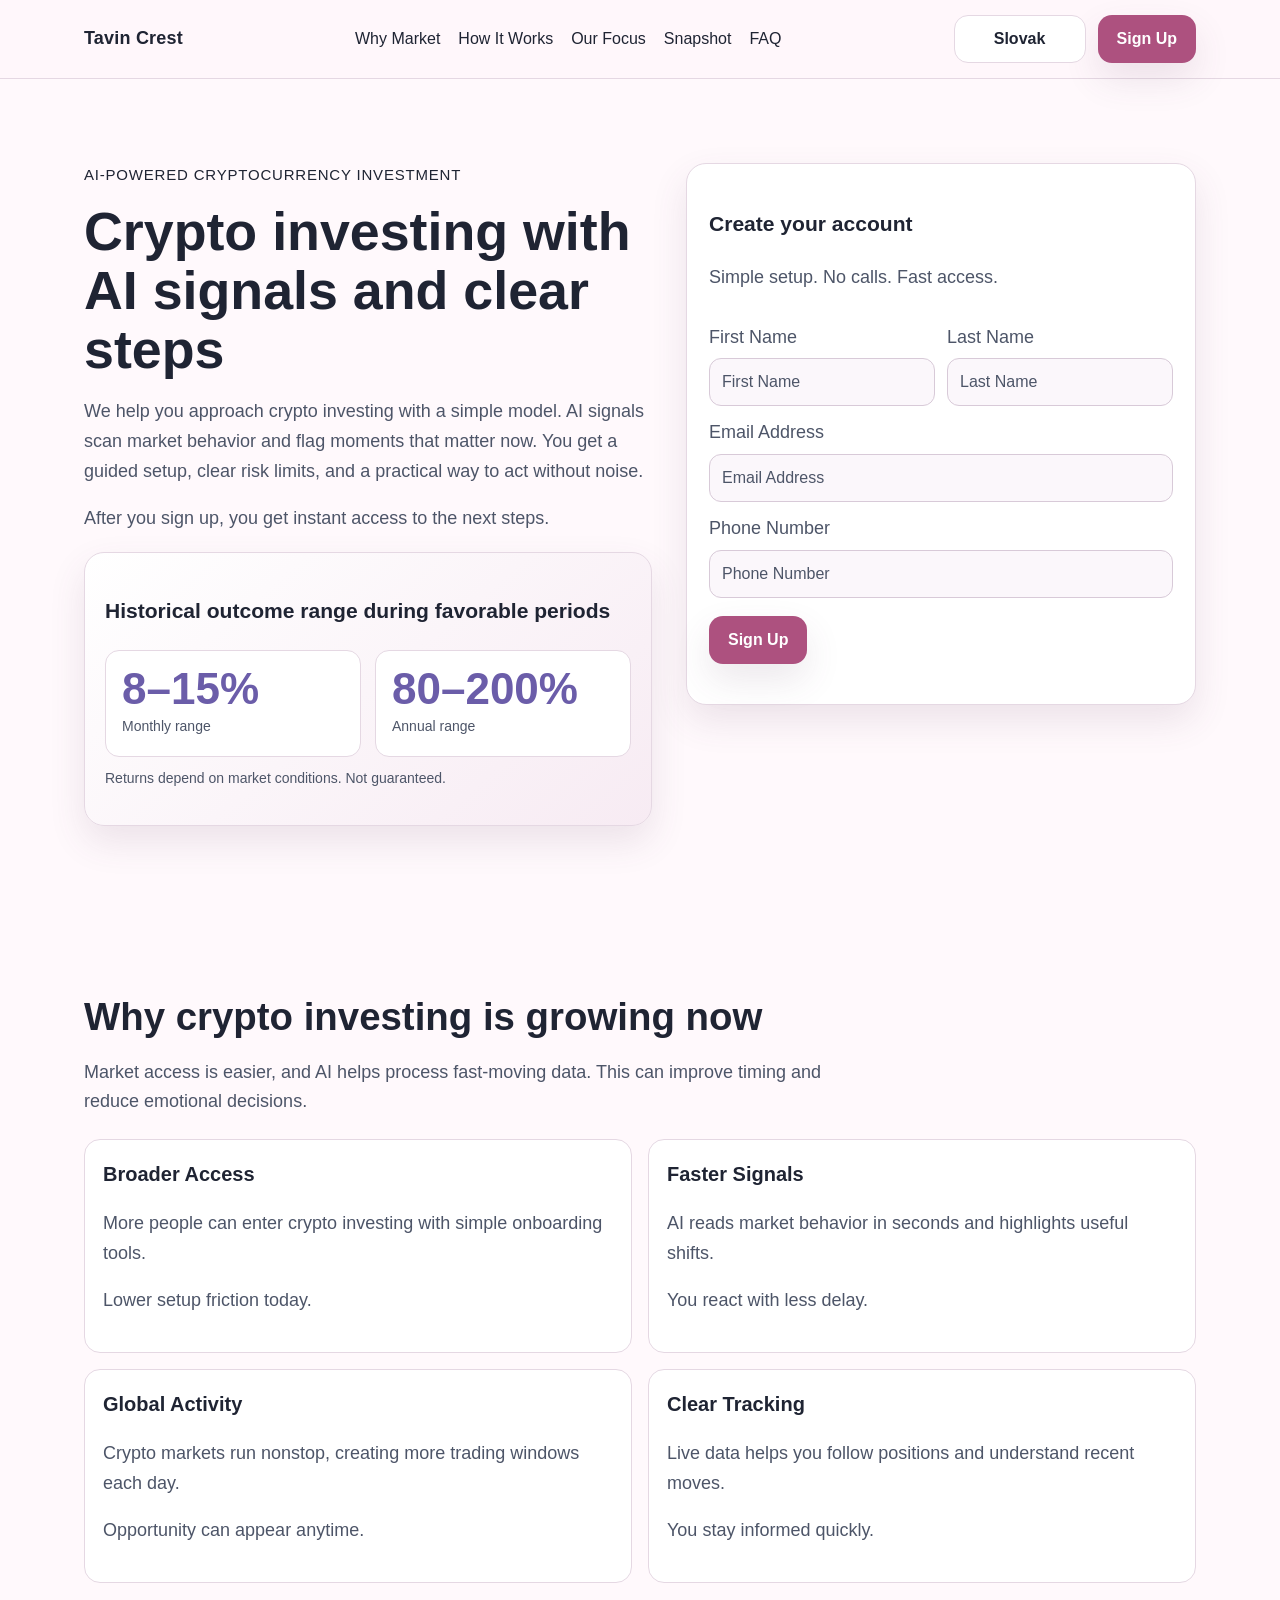
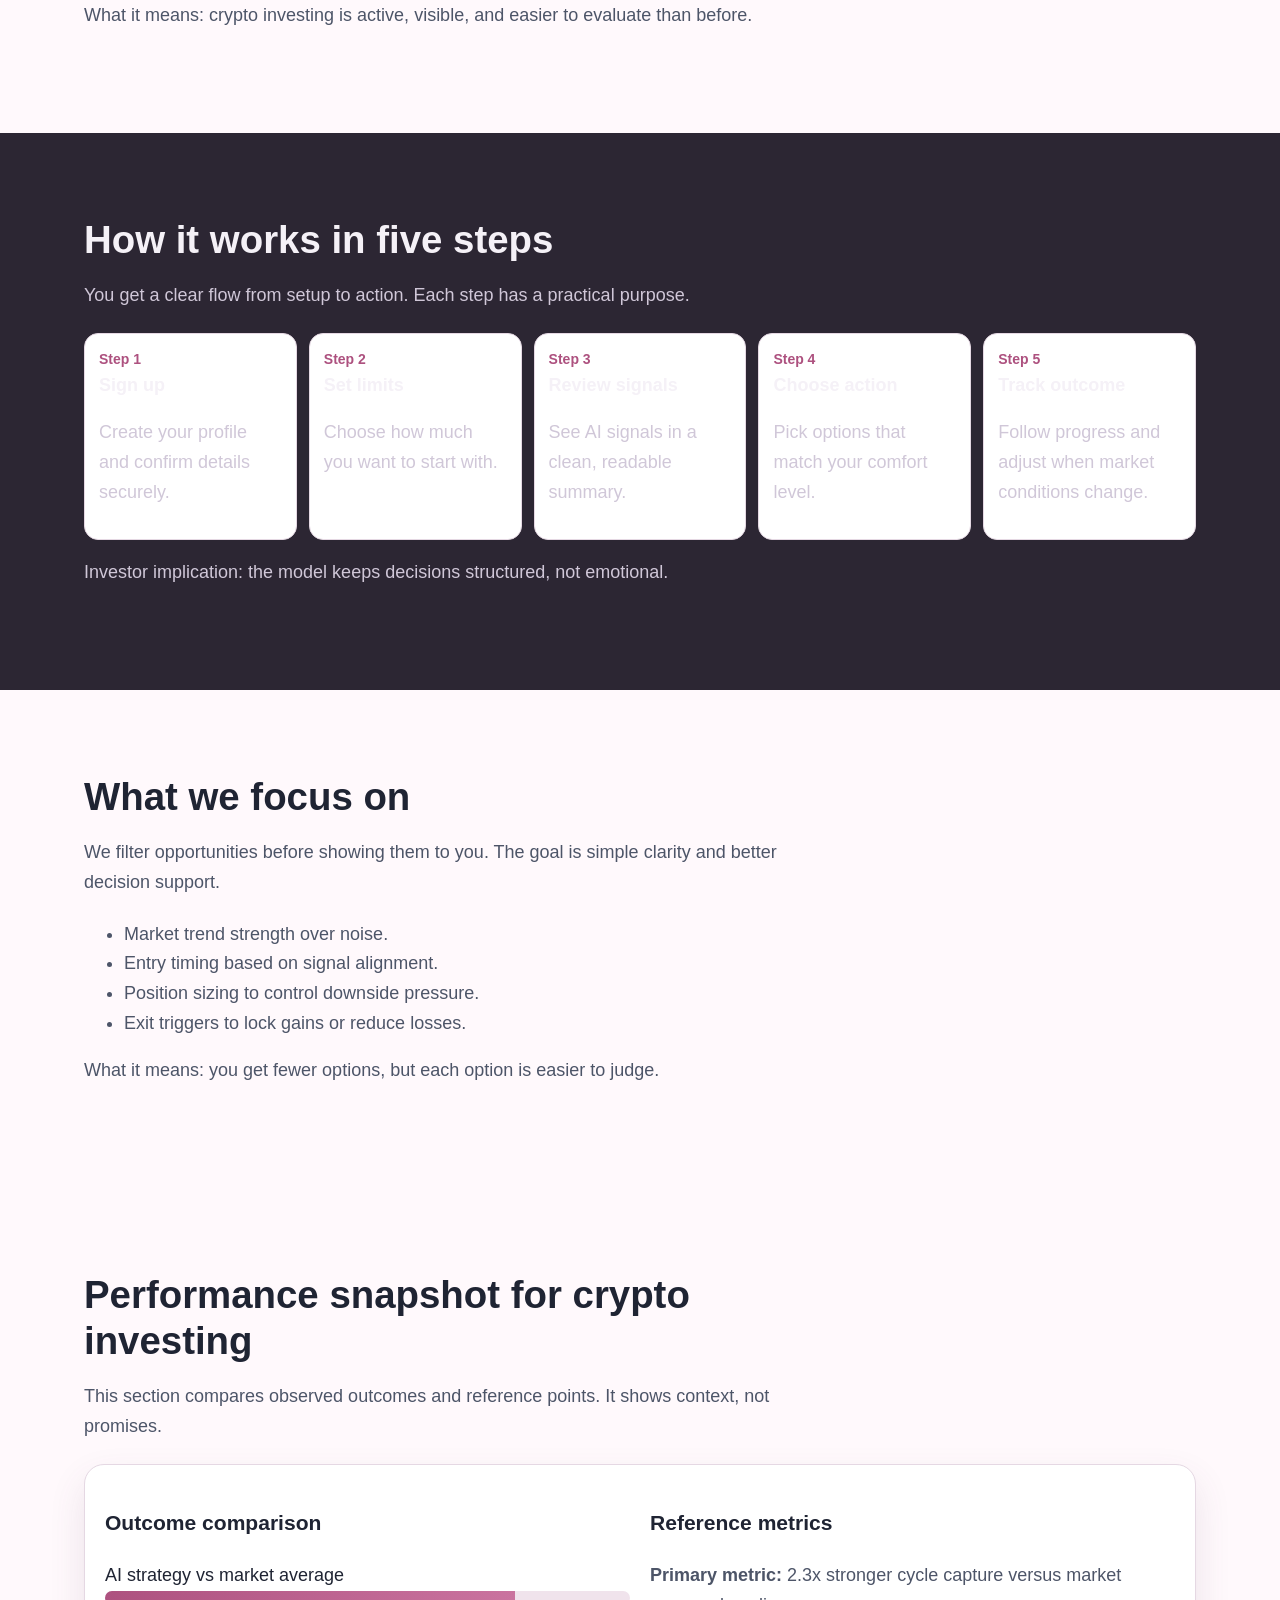
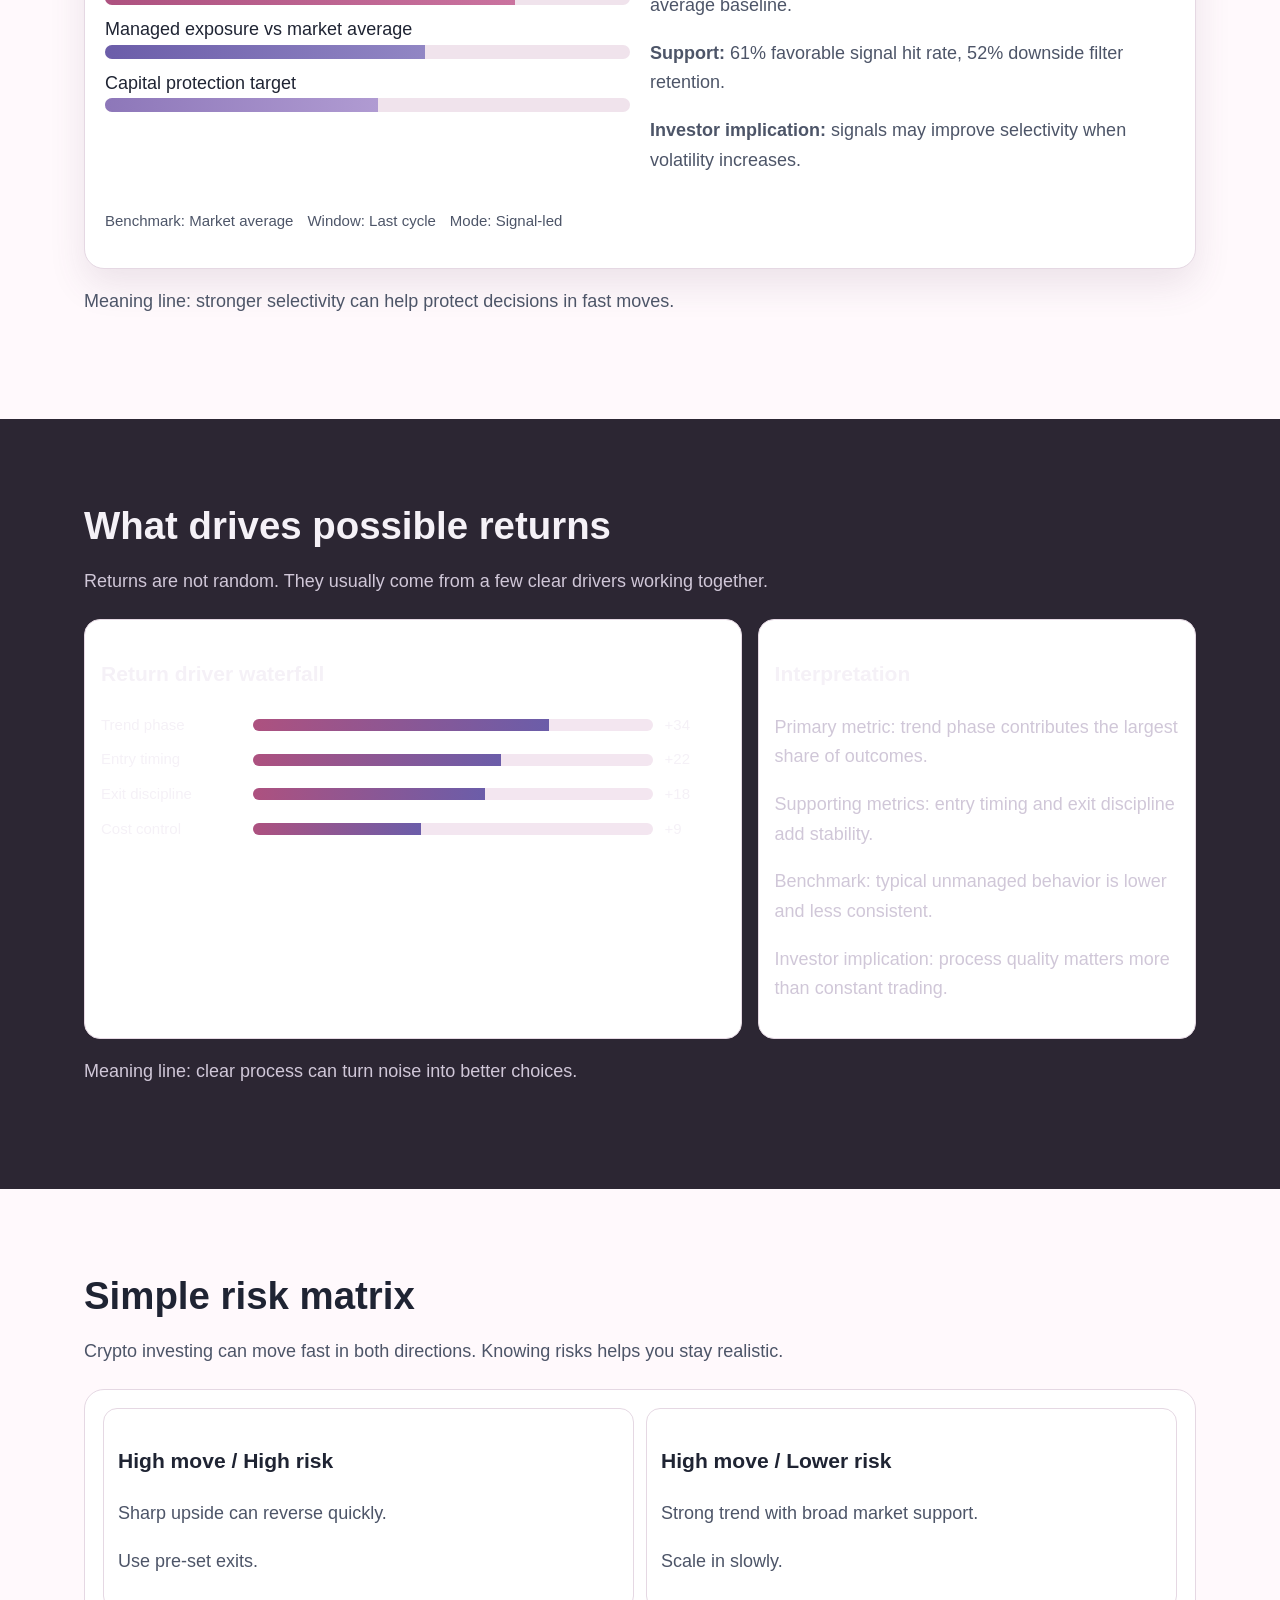
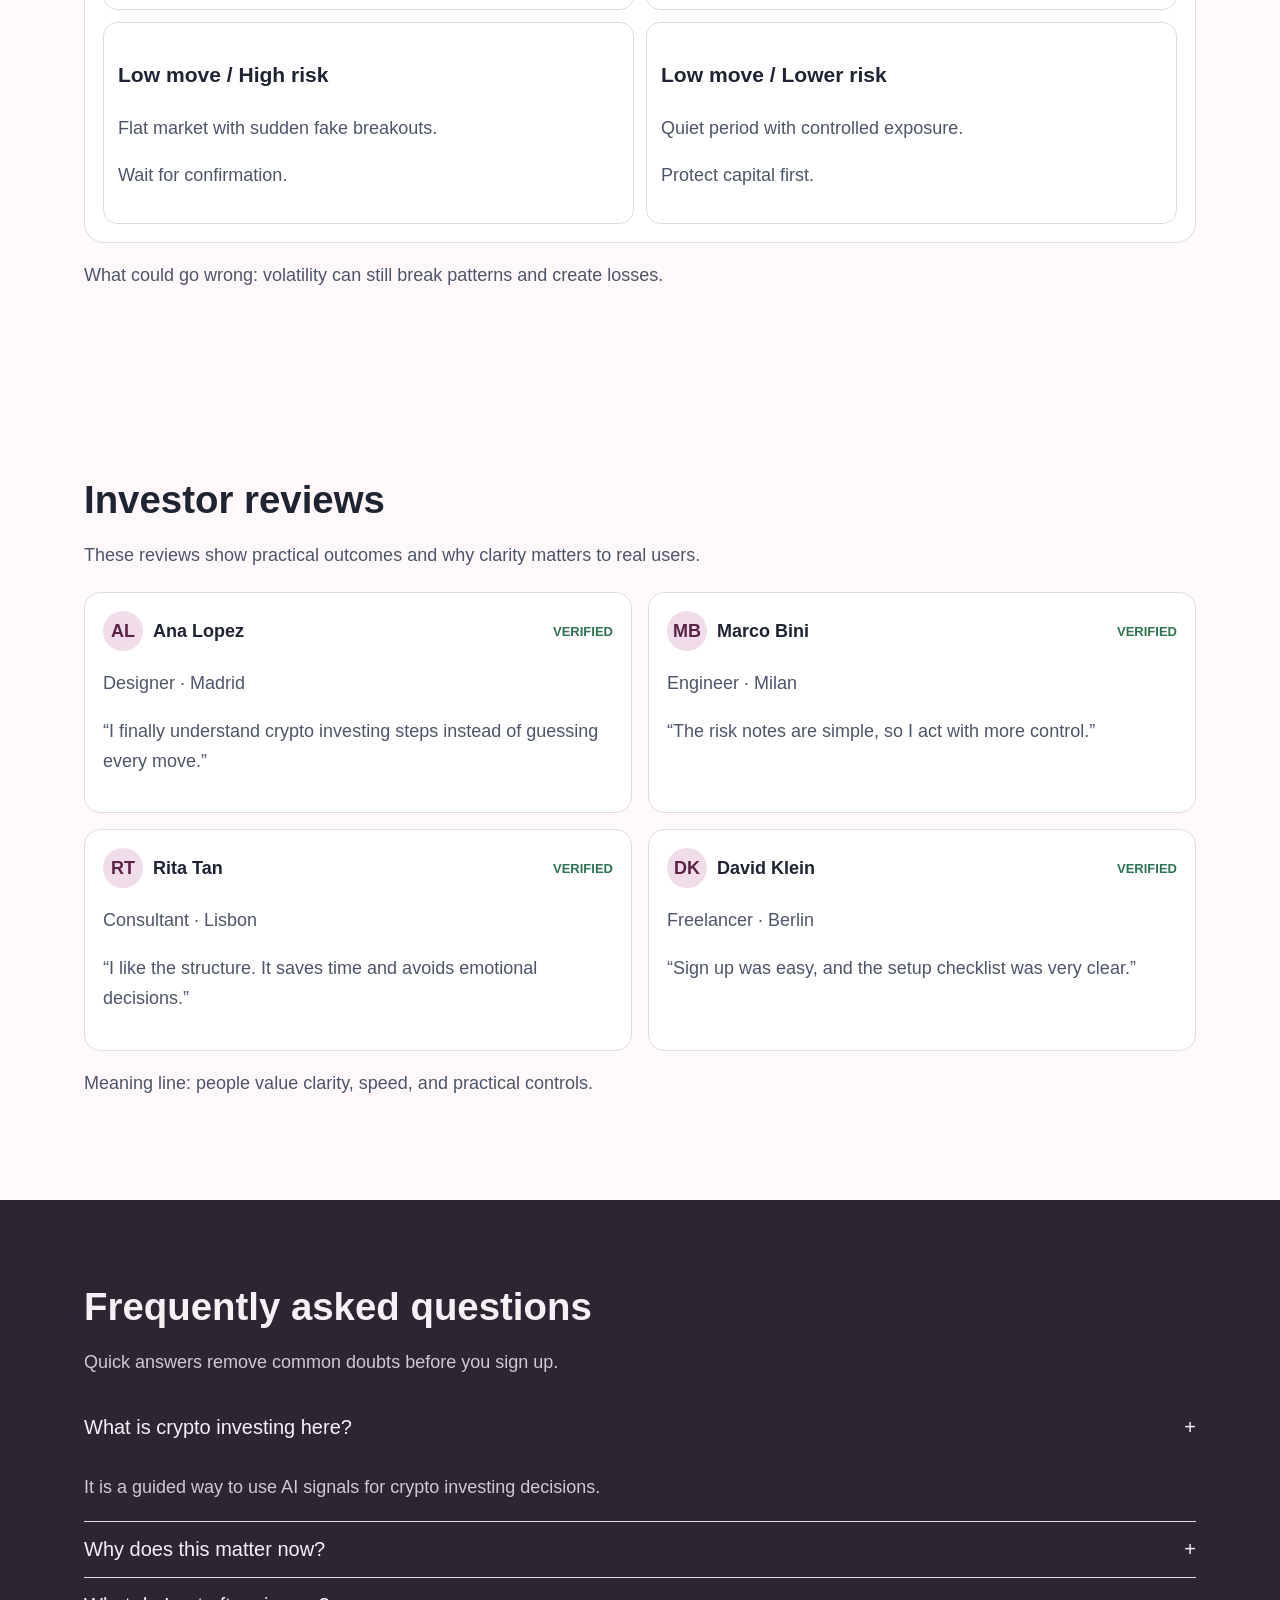
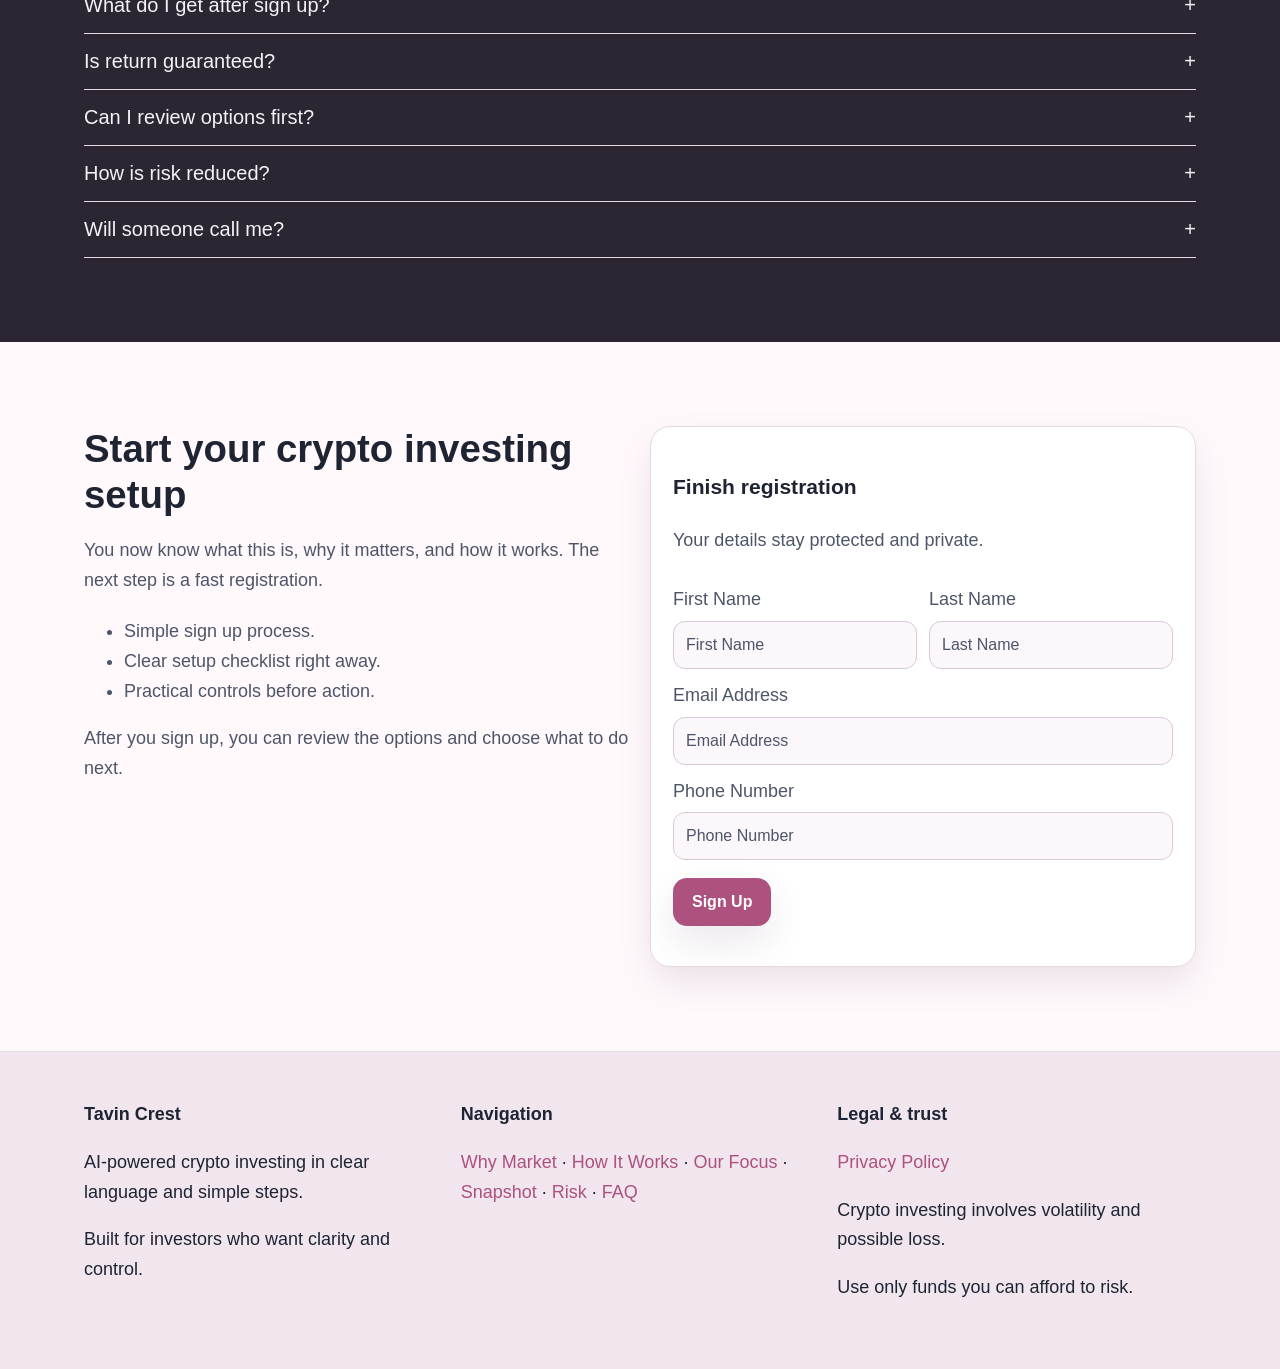
<file: sk/index.html>
<!doctype html>
<html lang="en">
<head>
  <meta charset="UTF-8">
  <meta name="viewport" content="width=device-width, initial-scale=1.0">
  <title>AI Crypto Investing for Investors | Tavin Crest Slovak</title>
  <meta name="description" content="Simple English landing page for AI-powered crypto investing and registration steps.">
  <link rel="canonical" href="https://tavincrest.com/sk/">
  <link rel="alternate" hreflang="en" href="https://tavincrest.com/">
  <link rel="alternate" hreflang="de" href="https://tavincrest.com/de/">
  <link rel="alternate" hreflang="fr" href="https://tavincrest.com/fr/">
  <link rel="alternate" hreflang="es" href="https://tavincrest.com/es/">
  <link rel="alternate" hreflang="it" href="https://tavincrest.com/it/">
  <link rel="alternate" hreflang="tr" href="https://tavincrest.com/tr/">
  <link rel="alternate" hreflang="pt" href="https://tavincrest.com/pt/">
  <link rel="alternate" hreflang="ja" href="https://tavincrest.com/jp/">
  <link rel="alternate" hreflang="sk" href="https://tavincrest.com/sk/">
  <link rel="alternate" hreflang="nl-BE" href="https://tavincrest.com/be/">
  <link rel="alternate" hreflang="x-default" href="https://tavincrest.com/">
  <meta property="og:type" content="website">
  <meta property="og:title" content="AI Crypto Investing for Investors | Tavin Crest Slovak">
  <meta property="og:description" content="Simple English landing page for AI-powered crypto investing and registration steps.">
  <meta property="og:url" content="https://tavincrest.com/sk/">
  <meta property="og:site_name" content="Tavin Crest">
  <meta name="twitter:card" content="summary_large_image">
  <meta name="twitter:title" content="AI Crypto Investing for Investors | Tavin Crest Slovak">
  <meta name="twitter:description" content="Simple English landing page for AI-powered crypto investing and registration steps.">
  <link rel="stylesheet" href="../assets/style.css">
  <script defer src="../assets/app.js"></script>
</head>
<body>
<header class="site-header">
  <div class="container header-row">
    <div class="brand">Tavin Crest</div>
    <nav class="main-nav" aria-label="Main navigation">
      <a href="#market">Why Market</a><a href="#model">How It Works</a><a href="#focus">Our Focus</a><a href="#metrics">Snapshot</a><a href="#faq">FAQ</a>
    </nav>
    <div class="header-actions">
      <div class="lang-wrap">
        <button class="lang-pill" type="button">Slovak</button>
        <div class="lang-menu">
          <a href="../index.html"><svg class="flag" viewBox="0 0 18 12" aria-hidden="true"><rect width="18" height="12" fill="#012169"/></svg>English</a>
<a href="../de/index.html"><svg class="flag" viewBox="0 0 18 12"><rect width="18" height="4" fill="#000"/><rect y="4" width="18" height="4" fill="#dd0000"/><rect y="8" width="18" height="4" fill="#ffce00"/></svg>Deutsch</a>
<a href="../fr/index.html"><svg class="flag" viewBox="0 0 18 12"><rect width="6" height="12" fill="#0055a4"/><rect x="6" width="6" height="12" fill="#fff"/><rect x="12" width="6" height="12" fill="#ef4135"/></svg>Français</a>
<a href="../es/index.html"><svg class="flag" viewBox="0 0 18 12"><rect width="18" height="3" fill="#aa151b"/><rect y="3" width="18" height="6" fill="#f1bf00"/><rect y="9" width="18" height="3" fill="#aa151b"/></svg>Español</a>
<a href="../it/index.html"><svg class="flag" viewBox="0 0 18 12"><rect width="6" height="12" fill="#009246"/><rect x="6" width="6" height="12" fill="#fff"/><rect x="12" width="6" height="12" fill="#ce2b37"/></svg>Italiano</a>
<a href="../tr/index.html"><svg class="flag" viewBox="0 0 18 12"><rect width="18" height="12" fill="#e30a17"/></svg>Türkçe</a>
<a href="../pt/index.html"><svg class="flag" viewBox="0 0 18 12"><rect width="7" height="12" fill="#006600"/><rect x="7" width="11" height="12" fill="#ff0000"/></svg>Português</a>
<a href="../jp/index.html"><svg class="flag" viewBox="0 0 18 12"><rect width="18" height="12" fill="#fff"/><circle cx="9" cy="6" r="3" fill="#bc002d"/></svg>日本語</a>
<a href="../sk/index.html"><svg class="flag" viewBox="0 0 18 12"><rect width="18" height="4" fill="#fff"/><rect y="4" width="18" height="4" fill="#0b4ea2"/><rect y="8" width="18" height="4" fill="#ee1c25"/><path d="M5 3 h3.5 v5.5 h-3.5 z" fill="#fff"/><path d="M5.3 3.4 h2.9 v4.7 h-2.9 z" fill="#d7141a"/><path d="M6.75 4.2 v2.8 M5.9 5.6 h1.7" stroke="#fff" stroke-width="0.4"/></svg>Slovak</a>
<a href="../be/index.html"><svg class="flag" viewBox="0 0 18 12"><rect width="6" height="12" fill="#000"/><rect x="6" width="6" height="12" fill="#ffd90c"/><rect x="12" width="6" height="12" fill="#ef3340"/></svg>Nederlands (BE)</a>

        </div>
      </div>
      <a class="btn btn-primary" href="#signup-final">Sign Up</a>
      <button class="burger" data-burger aria-label="Open menu">☰</button>
    </div>
  </div>
</header>

<div class="drawer-backdrop" data-backdrop></div>
<aside class="drawer" data-drawer aria-label="Mobile menu">
  <button class="drawer-close" data-close-drawer aria-label="Close menu">×</button>
  <nav aria-label="Mobile links">
    <a href="#market">Why Market</a><a href="#model">How It Works</a><a href="#focus">Our Focus</a><a href="#metrics">Snapshot</a><a href="#insights">Insights</a><a href="#risk">Risk</a><a href="#reviews">Reviews</a><a href="#faq">FAQ</a>
  </nav>
  <div class="lang-wrap">
    <button class="lang-pill" type="button">Slovak</button>
    <div class="lang-menu"><a href="../index.html"><svg class="flag" viewBox="0 0 18 12" aria-hidden="true"><rect width="18" height="12" fill="#012169"/></svg>English</a>
<a href="../de/index.html"><svg class="flag" viewBox="0 0 18 12"><rect width="18" height="4" fill="#000"/><rect y="4" width="18" height="4" fill="#dd0000"/><rect y="8" width="18" height="4" fill="#ffce00"/></svg>Deutsch</a>
<a href="../fr/index.html"><svg class="flag" viewBox="0 0 18 12"><rect width="6" height="12" fill="#0055a4"/><rect x="6" width="6" height="12" fill="#fff"/><rect x="12" width="6" height="12" fill="#ef4135"/></svg>Français</a>
<a href="../es/index.html"><svg class="flag" viewBox="0 0 18 12"><rect width="18" height="3" fill="#aa151b"/><rect y="3" width="18" height="6" fill="#f1bf00"/><rect y="9" width="18" height="3" fill="#aa151b"/></svg>Español</a>
<a href="../it/index.html"><svg class="flag" viewBox="0 0 18 12"><rect width="6" height="12" fill="#009246"/><rect x="6" width="6" height="12" fill="#fff"/><rect x="12" width="6" height="12" fill="#ce2b37"/></svg>Italiano</a>
<a href="../tr/index.html"><svg class="flag" viewBox="0 0 18 12"><rect width="18" height="12" fill="#e30a17"/></svg>Türkçe</a>
<a href="../pt/index.html"><svg class="flag" viewBox="0 0 18 12"><rect width="7" height="12" fill="#006600"/><rect x="7" width="11" height="12" fill="#ff0000"/></svg>Português</a>
<a href="../jp/index.html"><svg class="flag" viewBox="0 0 18 12"><rect width="18" height="12" fill="#fff"/><circle cx="9" cy="6" r="3" fill="#bc002d"/></svg>日本語</a>
<a href="../sk/index.html"><svg class="flag" viewBox="0 0 18 12"><rect width="18" height="4" fill="#fff"/><rect y="4" width="18" height="4" fill="#0b4ea2"/><rect y="8" width="18" height="4" fill="#ee1c25"/><path d="M5 3 h3.5 v5.5 h-3.5 z" fill="#fff"/><path d="M5.3 3.4 h2.9 v4.7 h-2.9 z" fill="#d7141a"/><path d="M6.75 4.2 v2.8 M5.9 5.6 h1.7" stroke="#fff" stroke-width="0.4"/></svg>Slovak</a>
<a href="../be/index.html"><svg class="flag" viewBox="0 0 18 12"><rect width="6" height="12" fill="#000"/><rect x="6" width="6" height="12" fill="#ffd90c"/><rect x="12" width="6" height="12" fill="#ef3340"/></svg>Nederlands (BE)</a>
</div>
  </div>
  <p><a class="btn btn-primary" href="#signup-final">Sign Up</a></p>
</aside>

<main>
<section class="section light hero">
  <div class="container hero-grid">
    <div>
      <div class="eyebrow">AI-Powered Cryptocurrency Investment</div>
      <h1>Crypto investing with AI signals and clear steps</h1>
      <p>We help you approach crypto investing with a simple model. AI signals scan market behavior and flag moments that matter now. You get a guided setup, clear risk limits, and a practical way to act without noise.</p>
      <p>After you sign up, you get instant access to the next steps.</p>
      <div class="feature-panel reveal" aria-label="Performance range panel">
        <h3>Historical outcome range during favorable periods</h3>
        <div class="feature-metrics">
          <div class="metric-big"><strong>8–15%</strong><span>Monthly range</span></div>
          <div class="metric-big"><strong>80–200%</strong><span>Annual range</span></div>
        </div>
        <p class="micro-note">Returns depend on market conditions. Not guaranteed.</p>
      </div>
    </div>
    <div class="form-card" id="signup-hero">
      <h3 class="form-title">Create your account</h3>
      <p class="form-sub">Simple setup. No calls. Fast access.</p>
      <form>
        <div class="form-grid">
          <div class="form-row"><label for="hf">First Name</label><input id="hf" name="firstName" placeholder="First Name"></div>
          <div class="form-row"><label for="hl">Last Name</label><input id="hl" name="lastName" placeholder="Last Name"></div>
        </div>
        <div class="form-row"><label for="he">Email Address</label><input id="he" name="email" type="email" placeholder="Email Address"></div>
        <div class="form-row"><label for="hp">Phone Number</label><input id="hp" name="phone" type="tel" placeholder="Phone Number"></div>
        <p><button class="btn btn-primary" type="submit">Sign Up</button></p>
      </form>
    </div>
  </div>
</section>

<section class="section light" id="market">
  <div class="container">
    <div class="section-head"><h2>Why crypto investing is growing now</h2><p>Market access is easier, and AI helps process fast-moving data. This can improve timing and reduce emotional decisions.</p></div>
    <div class="cards-4 reveal">
      <article class="card"><h3>Broader Access</h3><p>More people can enter crypto investing with simple onboarding tools.</p><p class="muted">Lower setup friction today.</p></article>
      <article class="card"><h3>Faster Signals</h3><p>AI reads market behavior in seconds and highlights useful shifts.</p><p class="muted">You react with less delay.</p></article>
      <article class="card"><h3>Global Activity</h3><p>Crypto markets run nonstop, creating more trading windows each day.</p><p class="muted">Opportunity can appear anytime.</p></article>
      <article class="card"><h3>Clear Tracking</h3><p>Live data helps you follow positions and understand recent moves.</p><p class="muted">You stay informed quickly.</p></article>
    </div>
    <p>What it means: crypto investing is active, visible, and easier to evaluate than before.</p>
  </div>
</section>

<section class="section dark" id="model">
  <div class="container">
    <div class="section-head"><h2>How it works in five steps</h2><p>You get a clear flow from setup to action. Each step has a practical purpose.</p></div>
    <div class="model-flow reveal">
      <div class="step"><b>Step 1</b><strong>Sign up</strong><p>Create your profile and confirm details securely.</p></div>
      <div class="step"><b>Step 2</b><strong>Set limits</strong><p>Choose how much you want to start with.</p></div>
      <div class="step"><b>Step 3</b><strong>Review signals</strong><p>See AI signals in a clean, readable summary.</p></div>
      <div class="step"><b>Step 4</b><strong>Choose action</strong><p>Pick options that match your comfort level.</p></div>
      <div class="step"><b>Step 5</b><strong>Track outcome</strong><p>Follow progress and adjust when market conditions change.</p></div>
    </div>
    <p>Investor implication: the model keeps decisions structured, not emotional.</p>
  </div>
</section>

<section class="section light" id="focus">
  <div class="container">
    <div class="section-head"><h2>What we focus on</h2><p>We filter opportunities before showing them to you. The goal is simple clarity and better decision support.</p></div>
    <ul>
      <li>Market trend strength over noise.</li>
      <li>Entry timing based on signal alignment.</li>
      <li>Position sizing to control downside pressure.</li>
      <li>Exit triggers to lock gains or reduce losses.</li>
    </ul>
    <p>What it means: you get fewer options, but each option is easier to judge.</p>
  </div>
</section>

<section class="section light" id="metrics">
  <div class="container">
    <div class="section-head"><h2>Performance snapshot for crypto investing</h2><p>This section compares observed outcomes and reference points. It shows context, not promises.</p></div>
    <div class="metrics-panel reveal">
      <div class="dual-bars">
        <div class="bar-group">
          <h3>Outcome comparison</h3>
          <div class="row">AI strategy vs market average<div class="track"><div class="fill-a"></div></div></div>
          <div class="row">Managed exposure vs market average<div class="track"><div class="fill-b"></div></div></div>
          <div class="row">Capital protection target<div class="track"><div class="fill-c"></div></div></div>
        </div>
        <div>
          <h3>Reference metrics</h3>
          <p><strong>Primary metric:</strong> 2.3x stronger cycle capture versus market average baseline.</p>
          <p><strong>Support:</strong> 61% favorable signal hit rate, 52% downside filter retention.</p>
          <p><strong>Investor implication:</strong> signals may improve selectivity when volatility increases.</p>
        </div>
      </div>
      <p class="legend"><span>Benchmark: Market average</span><span>Window: Last cycle</span><span>Mode: Signal-led</span></p>
    </div>
    <p>Meaning line: stronger selectivity can help protect decisions in fast moves.</p>
  </div>
</section>

<section class="section dark" id="insights">
  <div class="container">
    <div class="section-head"><h2>What drives possible returns</h2><p>Returns are not random. They usually come from a few clear drivers working together.</p></div>
    <div class="waterfall reveal">
      <article class="water-card">
        <h3>Return driver waterfall</h3>
        <div class="water-bars">
          <div class="item"><div>Trend phase</div><div><i style="width:74%"></i></div><div>+34</div></div>
          <div class="item"><div>Entry timing</div><div><i style="width:62%"></i></div><div>+22</div></div>
          <div class="item"><div>Exit discipline</div><div><i style="width:58%"></i></div><div>+18</div></div>
          <div class="item"><div>Cost control</div><div><i style="width:42%"></i></div><div>+9</div></div>
        </div>
      </article>
      <article class="water-card">
        <h3>Interpretation</h3>
        <p>Primary metric: trend phase contributes the largest share of outcomes.</p>
        <p>Supporting metrics: entry timing and exit discipline add stability.</p>
        <p>Benchmark: typical unmanaged behavior is lower and less consistent.</p>
        <p>Investor implication: process quality matters more than constant trading.</p>
      </article>
    </div>
    <p>Meaning line: clear process can turn noise into better choices.</p>
  </div>
</section>

<section class="section light" id="risk">
  <div class="container">
    <div class="section-head"><h2>Simple risk matrix</h2><p>Crypto investing can move fast in both directions. Knowing risks helps you stay realistic.</p></div>
    <div class="risk-matrix reveal">
      <div class="cell"><h3>High move / High risk</h3><p>Sharp upside can reverse quickly.</p><p class="muted">Use pre-set exits.</p></div>
      <div class="cell"><h3>High move / Lower risk</h3><p>Strong trend with broad market support.</p><p class="muted">Scale in slowly.</p></div>
      <div class="cell"><h3>Low move / High risk</h3><p>Flat market with sudden fake breakouts.</p><p class="muted">Wait for confirmation.</p></div>
      <div class="cell"><h3>Low move / Lower risk</h3><p>Quiet period with controlled exposure.</p><p class="muted">Protect capital first.</p></div>
    </div>
    <p>What could go wrong: volatility can still break patterns and create losses.</p>
  </div>
</section>

<section class="section light" id="reviews">
  <div class="container">
    <div class="section-head"><h2>Investor reviews</h2><p>These reviews show practical outcomes and why clarity matters to real users.</p></div>
    <div class="reviews reveal">
      <article class="card"><div class="review-head"><div class="avatar">AL</div><strong>Ana Lopez</strong><span class="verified">VERIFIED</span></div><p class="muted">Designer · Madrid</p><p>“I finally understand crypto investing steps instead of guessing every move.”</p></article>
      <article class="card"><div class="review-head"><div class="avatar">MB</div><strong>Marco Bini</strong><span class="verified">VERIFIED</span></div><p class="muted">Engineer · Milan</p><p>“The risk notes are simple, so I act with more control.”</p></article>
      <article class="card"><div class="review-head"><div class="avatar">RT</div><strong>Rita Tan</strong><span class="verified">VERIFIED</span></div><p class="muted">Consultant · Lisbon</p><p>“I like the structure. It saves time and avoids emotional decisions.”</p></article>
      <article class="card"><div class="review-head"><div class="avatar">DK</div><strong>David Klein</strong><span class="verified">VERIFIED</span></div><p class="muted">Freelancer · Berlin</p><p>“Sign up was easy, and the setup checklist was very clear.”</p></article>
    </div>
    <p>Meaning line: people value clarity, speed, and practical controls.</p>
  </div>
</section>

<section class="section dark" id="faq">
  <div class="container">
    <div class="section-head"><h2>Frequently asked questions</h2><p>Quick answers remove common doubts before you sign up.</p></div>
    <div class="faq">
      <div class="faq-item active"><button class="faq-btn">What is crypto investing here?<span>+</span></button><div class="faq-panel"><p>It is a guided way to use AI signals for crypto investing decisions.</p></div></div>
      <div class="faq-item"><button class="faq-btn">Why does this matter now?<span>+</span></button><div class="faq-panel"><p>Market activity is high, and faster signal reading helps with timing.</p></div></div>
      <div class="faq-item"><button class="faq-btn">What do I get after sign up?<span>+</span></button><div class="faq-panel"><p>After you sign up, you will see a clear setup checklist.</p></div></div>
      <div class="faq-item"><button class="faq-btn">Is return guaranteed?<span>+</span></button><div class="faq-panel"><p>No. Returns depend on market conditions and can be negative.</p></div></div>
      <div class="faq-item"><button class="faq-btn">Can I review options first?<span>+</span></button><div class="faq-panel"><p>After you sign up, you can review the options and choose what to do next.</p></div></div>
      <div class="faq-item"><button class="faq-btn">How is risk reduced?<span>+</span></button><div class="faq-panel"><p>By sizing positions, setting exits, and avoiding random entries.</p></div></div>
      <div class="faq-item"><button class="faq-btn">Will someone call me?<span>+</span></button><div class="faq-panel"><p>We may send a short email to confirm your details.</p></div></div>
    </div>
  </div>
</section>

<section class="section light" id="signup-final">
  <div class="container final-grid">
    <div>
      <div class="section-head"><h2>Start your crypto investing setup</h2><p>You now know what this is, why it matters, and how it works. The next step is a fast registration.</p></div>
      <ul>
        <li>Simple sign up process.</li>
        <li>Clear setup checklist right away.</li>
        <li>Practical controls before action.</li>
      </ul>
      <p>After you sign up, you can review the options and choose what to do next.</p>
    </div>
    <div class="form-card">
      <h3 class="form-title">Finish registration</h3>
      <p class="form-sub">Your details stay protected and private.</p>
      <form>
        <div class="form-grid">
          <div class="form-row"><label for="ff">First Name</label><input id="ff" name="firstName2" placeholder="First Name"></div>
          <div class="form-row"><label for="fl">Last Name</label><input id="fl" name="lastName2" placeholder="Last Name"></div>
        </div>
        <div class="form-row"><label for="fe">Email Address</label><input id="fe" name="email2" type="email" placeholder="Email Address"></div>
        <div class="form-row"><label for="fp">Phone Number</label><input id="fp" name="phone2" type="tel" placeholder="Phone Number"></div>
        <p><button class="btn btn-primary" type="submit">Sign Up</button></p>
      </form>
    </div>
  </div>
</section>
</main>

<footer class="footer">
  <div class="container footer-grid">
    <div><h4>Tavin Crest</h4><p>AI-powered crypto investing in clear language and simple steps.</p><p>Built for investors who want clarity and control.</p></div>
    <div><h4>Navigation</h4><p><a href="#market">Why Market</a> · <a href="#model">How It Works</a> · <a href="#focus">Our Focus</a> · <a href="#metrics">Snapshot</a> · <a href="#risk">Risk</a> · <a href="#faq">FAQ</a></p></div>
    <div><h4>Legal & trust</h4><p><a href="#" data-open-privacy>Privacy Policy</a></p><p>Crypto investing involves volatility and possible loss.</p><p>Use only funds you can afford to risk.</p></div>
  </div>
</footer>

<div class="modal-backdrop" data-modal>
  <div class="modal" role="dialog" aria-modal="true" aria-label="Privacy Policy">
    <div class="modal-head"><strong>Privacy Policy</strong><button data-close-privacy aria-label="Close">×</button></div>
    <div class="modal-body">
      <h3>Introduction</h3><p>We explain how we collect and use your data in simple terms.</p>
      <h3>Data collection</h3><p>We collect account details you submit through registration forms.</p>
      <h3>Legal basis</h3><p>We process data to provide requested services and maintain security.</p>
      <h3>Cookies</h3><p>We use cookies to keep core features working and improve usability.</p>
      <h3>Retention</h3><p>We keep data only as long as needed for service and legal duties.</p>
      <h3>Third-party sharing</h3><p>We share limited data with trusted providers needed for operations.</p>
      <h3>Security</h3><p>We apply technical and organizational safeguards to protect records.</p>
      <h3>User rights</h3><p>You can request access, correction, or deletion of personal data.</p>
      <h3>International transfers</h3><p>Some providers may process data in other countries with safeguards.</p>
      <h3>Industry risk disclosure</h3><p>Crypto investing can be volatile, and losses can occur.</p>
      <h3>Contact</h3><p>Email: privacy@tavincrest.com</p>
    </div>
    <div class="modal-foot"><button class="btn" data-close-privacy>Close</button></div>
  </div>
</div>

<script type="application/ld+json">
{"@context":"https://schema.org","@graph":[{"@type":"Organization","name":"Tavin Crest","url":"https://tavincrest.com/"},{"@type":"WebSite","name":"Tavin Crest","url":"https://tavincrest.com/"},{"@type":"FAQPage","mainEntity":[{"@type":"Question","name":"What is crypto investing here?","acceptedAnswer":{"@type":"Answer","text":"It is a guided way to use AI signals for crypto investing decisions."}},{"@type":"Question","name":"Is return guaranteed?","acceptedAnswer":{"@type":"Answer","text":"No. Returns depend on market conditions and can be negative."}}]},{"@type":"Review","author":{"@type":"Person","name":"Ana Lopez"},"reviewBody":"I finally understand crypto investing steps instead of guessing every move.","itemReviewed":{"@type":"Service","name":"Tavin Crest"}}]}
</script>
</body>
</html>
</file>
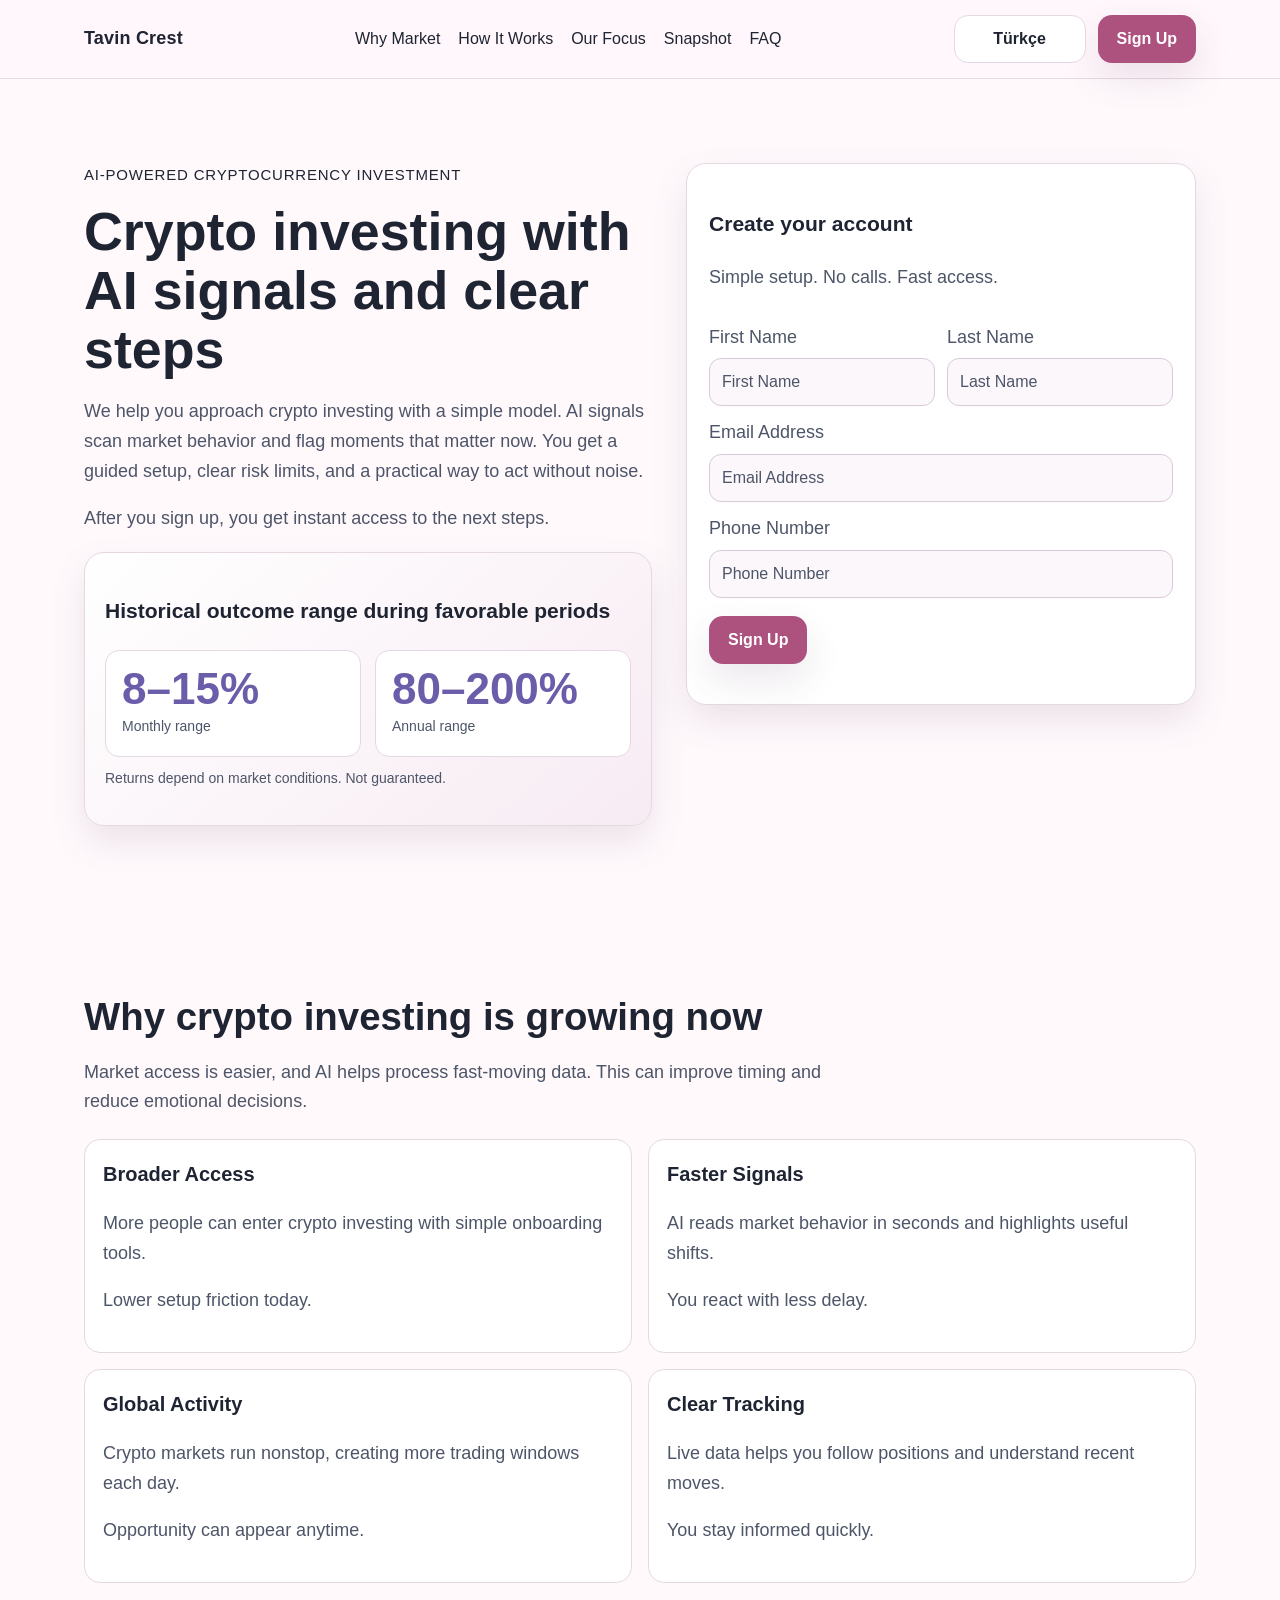
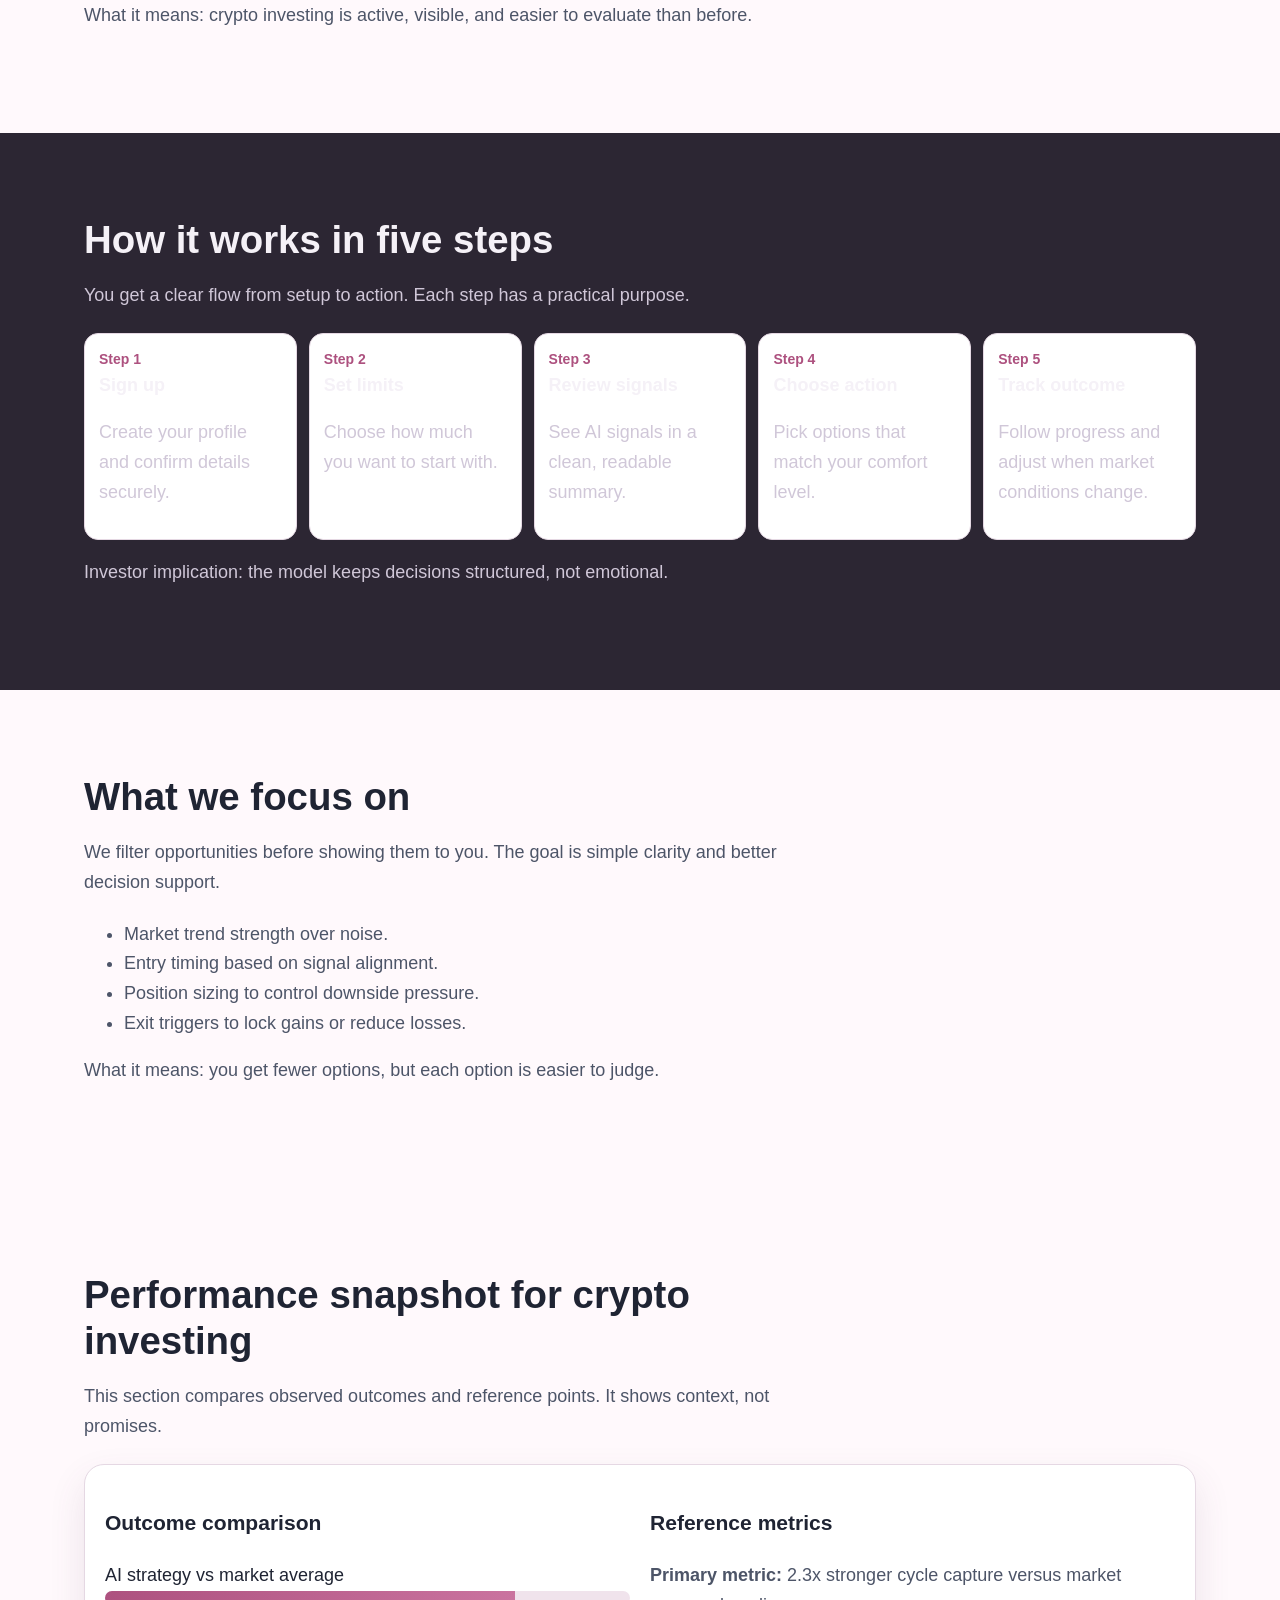
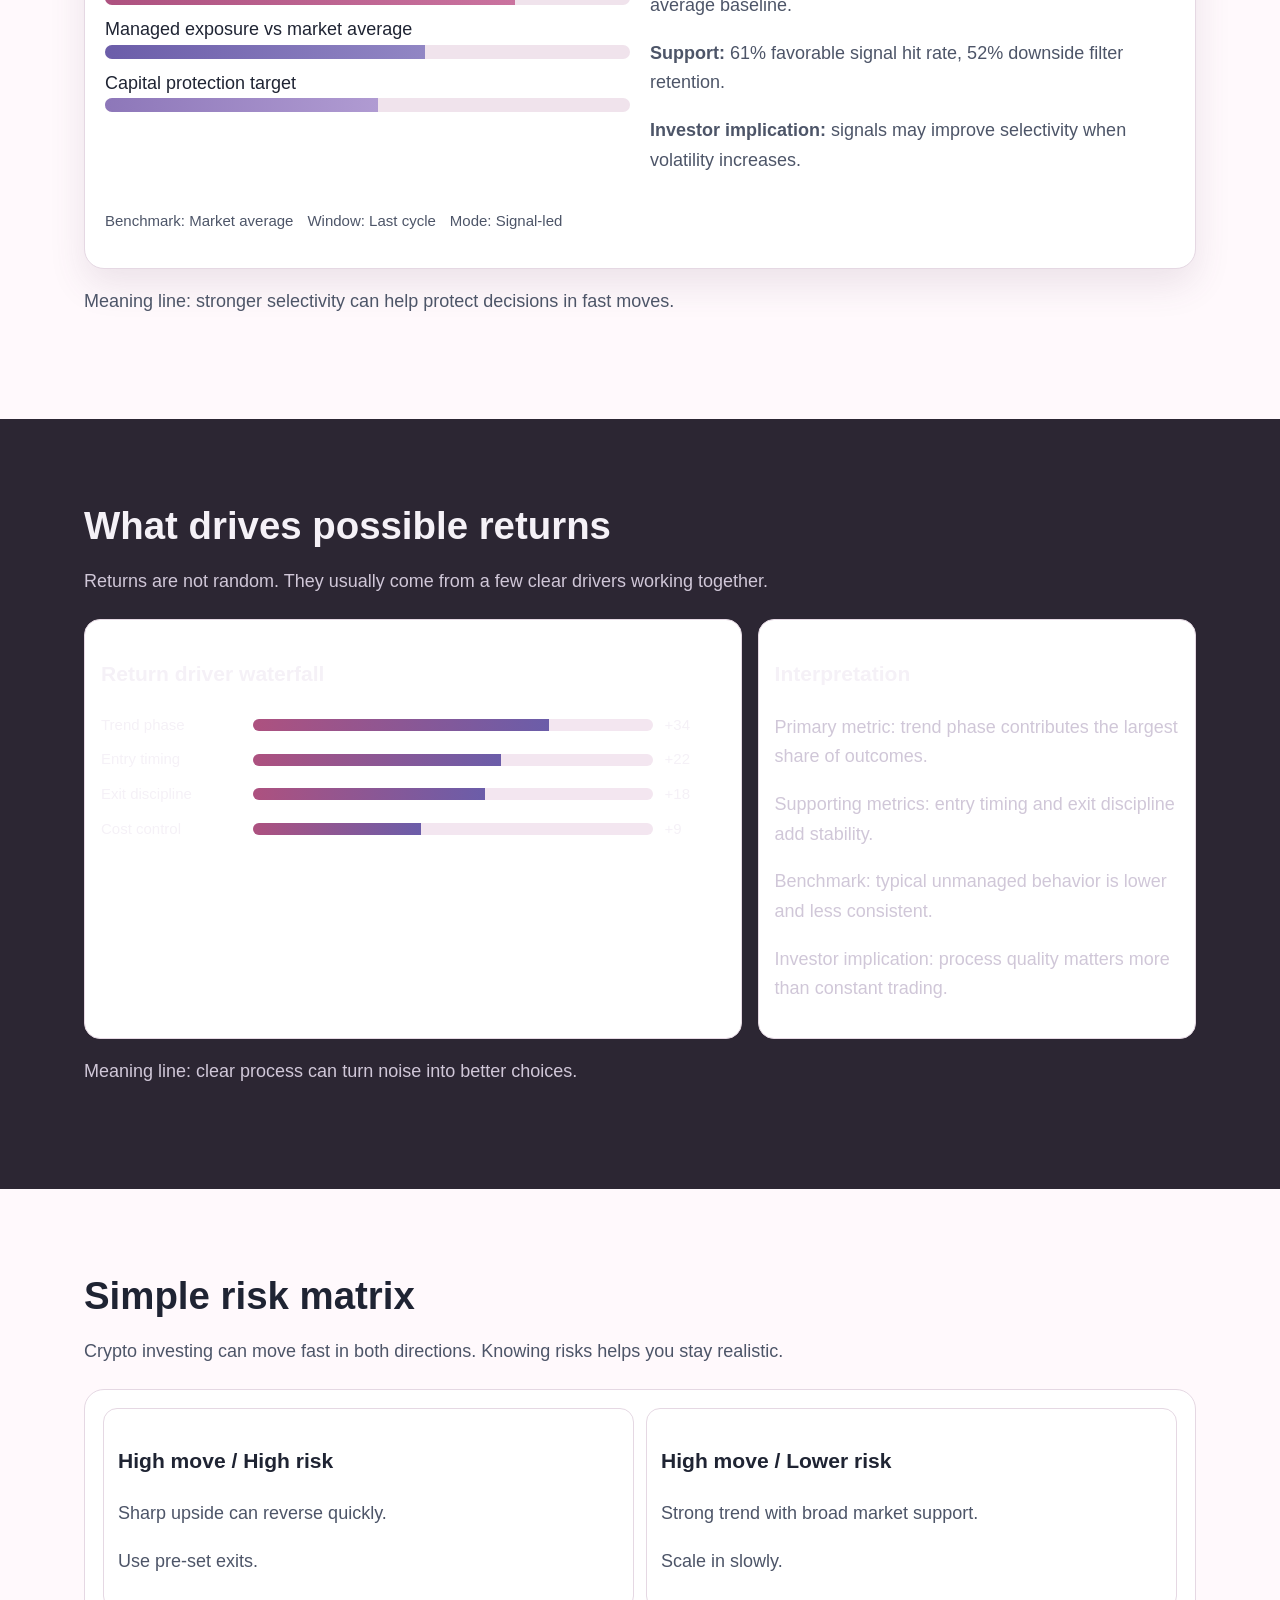
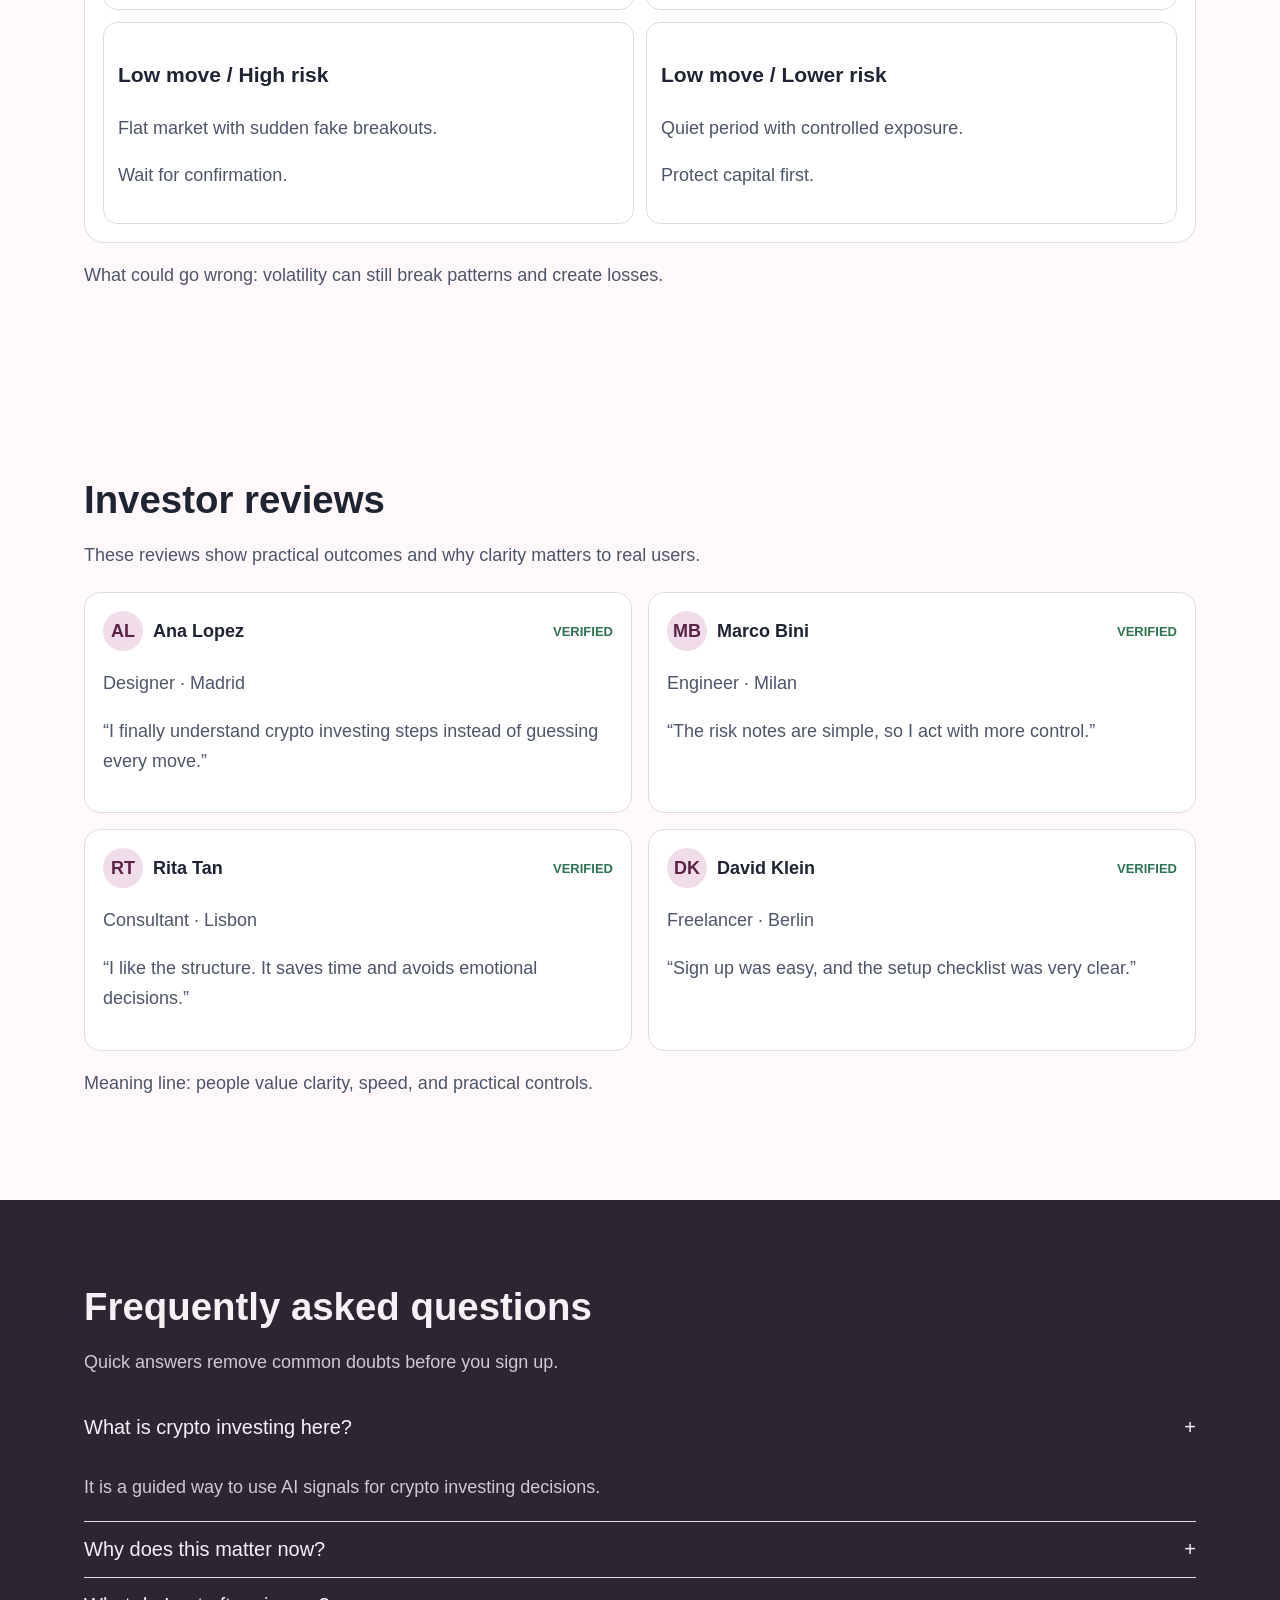
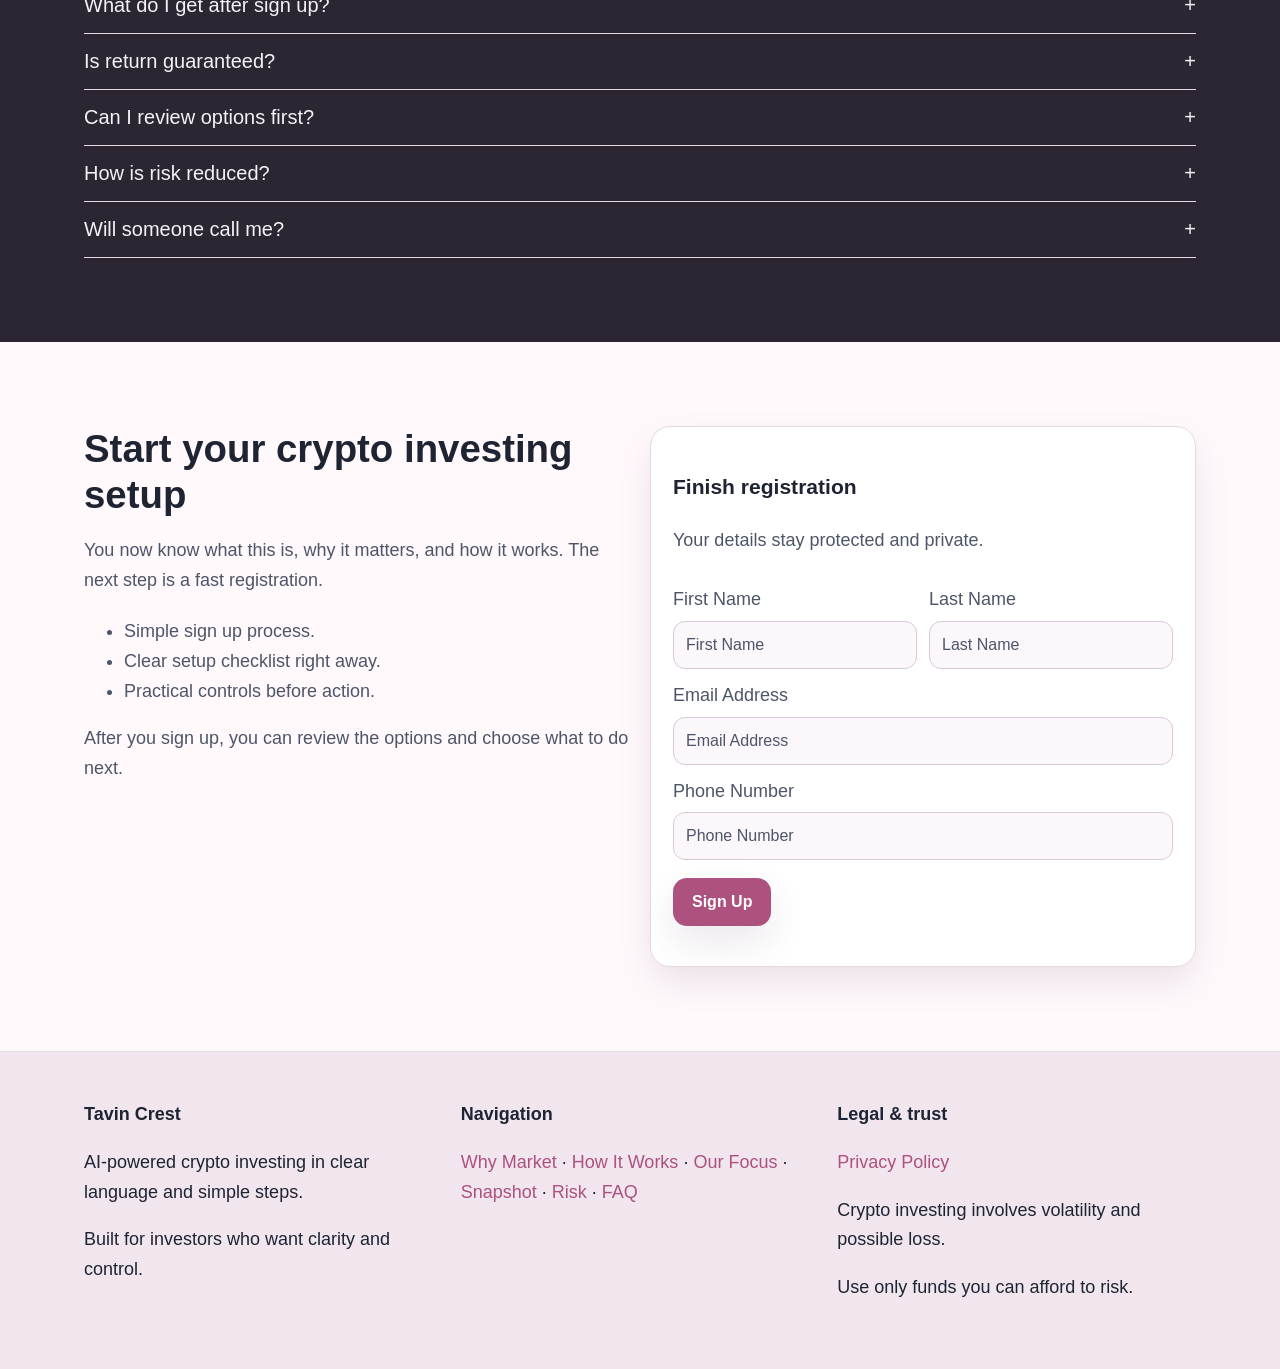
<file: tr/index.html>
<!doctype html>
<html lang="en">
<head>
  <meta charset="UTF-8">
  <meta name="viewport" content="width=device-width, initial-scale=1.0">
  <title>AI Crypto Investing for Investors | Tavin Crest Türkçe</title>
  <meta name="description" content="Simple English landing page for AI-powered crypto investing and registration steps.">
  <link rel="canonical" href="https://tavincrest.com/tr/">
  <link rel="alternate" hreflang="en" href="https://tavincrest.com/">
  <link rel="alternate" hreflang="de" href="https://tavincrest.com/de/">
  <link rel="alternate" hreflang="fr" href="https://tavincrest.com/fr/">
  <link rel="alternate" hreflang="es" href="https://tavincrest.com/es/">
  <link rel="alternate" hreflang="it" href="https://tavincrest.com/it/">
  <link rel="alternate" hreflang="tr" href="https://tavincrest.com/tr/">
  <link rel="alternate" hreflang="pt" href="https://tavincrest.com/pt/">
  <link rel="alternate" hreflang="ja" href="https://tavincrest.com/jp/">
  <link rel="alternate" hreflang="sk" href="https://tavincrest.com/sk/">
  <link rel="alternate" hreflang="nl-BE" href="https://tavincrest.com/be/">
  <link rel="alternate" hreflang="x-default" href="https://tavincrest.com/">
  <meta property="og:type" content="website">
  <meta property="og:title" content="AI Crypto Investing for Investors | Tavin Crest Türkçe">
  <meta property="og:description" content="Simple English landing page for AI-powered crypto investing and registration steps.">
  <meta property="og:url" content="https://tavincrest.com/tr/">
  <meta property="og:site_name" content="Tavin Crest">
  <meta name="twitter:card" content="summary_large_image">
  <meta name="twitter:title" content="AI Crypto Investing for Investors | Tavin Crest Türkçe">
  <meta name="twitter:description" content="Simple English landing page for AI-powered crypto investing and registration steps.">
  <link rel="stylesheet" href="../assets/style.css">
  <script defer src="../assets/app.js"></script>
</head>
<body>
<header class="site-header">
  <div class="container header-row">
    <div class="brand">Tavin Crest</div>
    <nav class="main-nav" aria-label="Main navigation">
      <a href="#market">Why Market</a><a href="#model">How It Works</a><a href="#focus">Our Focus</a><a href="#metrics">Snapshot</a><a href="#faq">FAQ</a>
    </nav>
    <div class="header-actions">
      <div class="lang-wrap">
        <button class="lang-pill" type="button">Türkçe</button>
        <div class="lang-menu">
          <a href="../index.html"><svg class="flag" viewBox="0 0 18 12" aria-hidden="true"><rect width="18" height="12" fill="#012169"/></svg>English</a>
<a href="../de/index.html"><svg class="flag" viewBox="0 0 18 12"><rect width="18" height="4" fill="#000"/><rect y="4" width="18" height="4" fill="#dd0000"/><rect y="8" width="18" height="4" fill="#ffce00"/></svg>Deutsch</a>
<a href="../fr/index.html"><svg class="flag" viewBox="0 0 18 12"><rect width="6" height="12" fill="#0055a4"/><rect x="6" width="6" height="12" fill="#fff"/><rect x="12" width="6" height="12" fill="#ef4135"/></svg>Français</a>
<a href="../es/index.html"><svg class="flag" viewBox="0 0 18 12"><rect width="18" height="3" fill="#aa151b"/><rect y="3" width="18" height="6" fill="#f1bf00"/><rect y="9" width="18" height="3" fill="#aa151b"/></svg>Español</a>
<a href="../it/index.html"><svg class="flag" viewBox="0 0 18 12"><rect width="6" height="12" fill="#009246"/><rect x="6" width="6" height="12" fill="#fff"/><rect x="12" width="6" height="12" fill="#ce2b37"/></svg>Italiano</a>
<a href="../tr/index.html"><svg class="flag" viewBox="0 0 18 12"><rect width="18" height="12" fill="#e30a17"/></svg>Türkçe</a>
<a href="../pt/index.html"><svg class="flag" viewBox="0 0 18 12"><rect width="7" height="12" fill="#006600"/><rect x="7" width="11" height="12" fill="#ff0000"/></svg>Português</a>
<a href="../jp/index.html"><svg class="flag" viewBox="0 0 18 12"><rect width="18" height="12" fill="#fff"/><circle cx="9" cy="6" r="3" fill="#bc002d"/></svg>日本語</a>
<a href="../sk/index.html"><svg class="flag" viewBox="0 0 18 12"><rect width="18" height="4" fill="#fff"/><rect y="4" width="18" height="4" fill="#0b4ea2"/><rect y="8" width="18" height="4" fill="#ee1c25"/><path d="M5 3 h3.5 v5.5 h-3.5 z" fill="#fff"/><path d="M5.3 3.4 h2.9 v4.7 h-2.9 z" fill="#d7141a"/><path d="M6.75 4.2 v2.8 M5.9 5.6 h1.7" stroke="#fff" stroke-width="0.4"/></svg>Slovak</a>
<a href="../be/index.html"><svg class="flag" viewBox="0 0 18 12"><rect width="6" height="12" fill="#000"/><rect x="6" width="6" height="12" fill="#ffd90c"/><rect x="12" width="6" height="12" fill="#ef3340"/></svg>Nederlands (BE)</a>

        </div>
      </div>
      <a class="btn btn-primary" href="#signup-final">Sign Up</a>
      <button class="burger" data-burger aria-label="Open menu">☰</button>
    </div>
  </div>
</header>

<div class="drawer-backdrop" data-backdrop></div>
<aside class="drawer" data-drawer aria-label="Mobile menu">
  <button class="drawer-close" data-close-drawer aria-label="Close menu">×</button>
  <nav aria-label="Mobile links">
    <a href="#market">Why Market</a><a href="#model">How It Works</a><a href="#focus">Our Focus</a><a href="#metrics">Snapshot</a><a href="#insights">Insights</a><a href="#risk">Risk</a><a href="#reviews">Reviews</a><a href="#faq">FAQ</a>
  </nav>
  <div class="lang-wrap">
    <button class="lang-pill" type="button">Türkçe</button>
    <div class="lang-menu"><a href="../index.html"><svg class="flag" viewBox="0 0 18 12" aria-hidden="true"><rect width="18" height="12" fill="#012169"/></svg>English</a>
<a href="../de/index.html"><svg class="flag" viewBox="0 0 18 12"><rect width="18" height="4" fill="#000"/><rect y="4" width="18" height="4" fill="#dd0000"/><rect y="8" width="18" height="4" fill="#ffce00"/></svg>Deutsch</a>
<a href="../fr/index.html"><svg class="flag" viewBox="0 0 18 12"><rect width="6" height="12" fill="#0055a4"/><rect x="6" width="6" height="12" fill="#fff"/><rect x="12" width="6" height="12" fill="#ef4135"/></svg>Français</a>
<a href="../es/index.html"><svg class="flag" viewBox="0 0 18 12"><rect width="18" height="3" fill="#aa151b"/><rect y="3" width="18" height="6" fill="#f1bf00"/><rect y="9" width="18" height="3" fill="#aa151b"/></svg>Español</a>
<a href="../it/index.html"><svg class="flag" viewBox="0 0 18 12"><rect width="6" height="12" fill="#009246"/><rect x="6" width="6" height="12" fill="#fff"/><rect x="12" width="6" height="12" fill="#ce2b37"/></svg>Italiano</a>
<a href="../tr/index.html"><svg class="flag" viewBox="0 0 18 12"><rect width="18" height="12" fill="#e30a17"/></svg>Türkçe</a>
<a href="../pt/index.html"><svg class="flag" viewBox="0 0 18 12"><rect width="7" height="12" fill="#006600"/><rect x="7" width="11" height="12" fill="#ff0000"/></svg>Português</a>
<a href="../jp/index.html"><svg class="flag" viewBox="0 0 18 12"><rect width="18" height="12" fill="#fff"/><circle cx="9" cy="6" r="3" fill="#bc002d"/></svg>日本語</a>
<a href="../sk/index.html"><svg class="flag" viewBox="0 0 18 12"><rect width="18" height="4" fill="#fff"/><rect y="4" width="18" height="4" fill="#0b4ea2"/><rect y="8" width="18" height="4" fill="#ee1c25"/><path d="M5 3 h3.5 v5.5 h-3.5 z" fill="#fff"/><path d="M5.3 3.4 h2.9 v4.7 h-2.9 z" fill="#d7141a"/><path d="M6.75 4.2 v2.8 M5.9 5.6 h1.7" stroke="#fff" stroke-width="0.4"/></svg>Slovak</a>
<a href="../be/index.html"><svg class="flag" viewBox="0 0 18 12"><rect width="6" height="12" fill="#000"/><rect x="6" width="6" height="12" fill="#ffd90c"/><rect x="12" width="6" height="12" fill="#ef3340"/></svg>Nederlands (BE)</a>
</div>
  </div>
  <p><a class="btn btn-primary" href="#signup-final">Sign Up</a></p>
</aside>

<main>
<section class="section light hero">
  <div class="container hero-grid">
    <div>
      <div class="eyebrow">AI-Powered Cryptocurrency Investment</div>
      <h1>Crypto investing with AI signals and clear steps</h1>
      <p>We help you approach crypto investing with a simple model. AI signals scan market behavior and flag moments that matter now. You get a guided setup, clear risk limits, and a practical way to act without noise.</p>
      <p>After you sign up, you get instant access to the next steps.</p>
      <div class="feature-panel reveal" aria-label="Performance range panel">
        <h3>Historical outcome range during favorable periods</h3>
        <div class="feature-metrics">
          <div class="metric-big"><strong>8–15%</strong><span>Monthly range</span></div>
          <div class="metric-big"><strong>80–200%</strong><span>Annual range</span></div>
        </div>
        <p class="micro-note">Returns depend on market conditions. Not guaranteed.</p>
      </div>
    </div>
    <div class="form-card" id="signup-hero">
      <h3 class="form-title">Create your account</h3>
      <p class="form-sub">Simple setup. No calls. Fast access.</p>
      <form>
        <div class="form-grid">
          <div class="form-row"><label for="hf">First Name</label><input id="hf" name="firstName" placeholder="First Name"></div>
          <div class="form-row"><label for="hl">Last Name</label><input id="hl" name="lastName" placeholder="Last Name"></div>
        </div>
        <div class="form-row"><label for="he">Email Address</label><input id="he" name="email" type="email" placeholder="Email Address"></div>
        <div class="form-row"><label for="hp">Phone Number</label><input id="hp" name="phone" type="tel" placeholder="Phone Number"></div>
        <p><button class="btn btn-primary" type="submit">Sign Up</button></p>
      </form>
    </div>
  </div>
</section>

<section class="section light" id="market">
  <div class="container">
    <div class="section-head"><h2>Why crypto investing is growing now</h2><p>Market access is easier, and AI helps process fast-moving data. This can improve timing and reduce emotional decisions.</p></div>
    <div class="cards-4 reveal">
      <article class="card"><h3>Broader Access</h3><p>More people can enter crypto investing with simple onboarding tools.</p><p class="muted">Lower setup friction today.</p></article>
      <article class="card"><h3>Faster Signals</h3><p>AI reads market behavior in seconds and highlights useful shifts.</p><p class="muted">You react with less delay.</p></article>
      <article class="card"><h3>Global Activity</h3><p>Crypto markets run nonstop, creating more trading windows each day.</p><p class="muted">Opportunity can appear anytime.</p></article>
      <article class="card"><h3>Clear Tracking</h3><p>Live data helps you follow positions and understand recent moves.</p><p class="muted">You stay informed quickly.</p></article>
    </div>
    <p>What it means: crypto investing is active, visible, and easier to evaluate than before.</p>
  </div>
</section>

<section class="section dark" id="model">
  <div class="container">
    <div class="section-head"><h2>How it works in five steps</h2><p>You get a clear flow from setup to action. Each step has a practical purpose.</p></div>
    <div class="model-flow reveal">
      <div class="step"><b>Step 1</b><strong>Sign up</strong><p>Create your profile and confirm details securely.</p></div>
      <div class="step"><b>Step 2</b><strong>Set limits</strong><p>Choose how much you want to start with.</p></div>
      <div class="step"><b>Step 3</b><strong>Review signals</strong><p>See AI signals in a clean, readable summary.</p></div>
      <div class="step"><b>Step 4</b><strong>Choose action</strong><p>Pick options that match your comfort level.</p></div>
      <div class="step"><b>Step 5</b><strong>Track outcome</strong><p>Follow progress and adjust when market conditions change.</p></div>
    </div>
    <p>Investor implication: the model keeps decisions structured, not emotional.</p>
  </div>
</section>

<section class="section light" id="focus">
  <div class="container">
    <div class="section-head"><h2>What we focus on</h2><p>We filter opportunities before showing them to you. The goal is simple clarity and better decision support.</p></div>
    <ul>
      <li>Market trend strength over noise.</li>
      <li>Entry timing based on signal alignment.</li>
      <li>Position sizing to control downside pressure.</li>
      <li>Exit triggers to lock gains or reduce losses.</li>
    </ul>
    <p>What it means: you get fewer options, but each option is easier to judge.</p>
  </div>
</section>

<section class="section light" id="metrics">
  <div class="container">
    <div class="section-head"><h2>Performance snapshot for crypto investing</h2><p>This section compares observed outcomes and reference points. It shows context, not promises.</p></div>
    <div class="metrics-panel reveal">
      <div class="dual-bars">
        <div class="bar-group">
          <h3>Outcome comparison</h3>
          <div class="row">AI strategy vs market average<div class="track"><div class="fill-a"></div></div></div>
          <div class="row">Managed exposure vs market average<div class="track"><div class="fill-b"></div></div></div>
          <div class="row">Capital protection target<div class="track"><div class="fill-c"></div></div></div>
        </div>
        <div>
          <h3>Reference metrics</h3>
          <p><strong>Primary metric:</strong> 2.3x stronger cycle capture versus market average baseline.</p>
          <p><strong>Support:</strong> 61% favorable signal hit rate, 52% downside filter retention.</p>
          <p><strong>Investor implication:</strong> signals may improve selectivity when volatility increases.</p>
        </div>
      </div>
      <p class="legend"><span>Benchmark: Market average</span><span>Window: Last cycle</span><span>Mode: Signal-led</span></p>
    </div>
    <p>Meaning line: stronger selectivity can help protect decisions in fast moves.</p>
  </div>
</section>

<section class="section dark" id="insights">
  <div class="container">
    <div class="section-head"><h2>What drives possible returns</h2><p>Returns are not random. They usually come from a few clear drivers working together.</p></div>
    <div class="waterfall reveal">
      <article class="water-card">
        <h3>Return driver waterfall</h3>
        <div class="water-bars">
          <div class="item"><div>Trend phase</div><div><i style="width:74%"></i></div><div>+34</div></div>
          <div class="item"><div>Entry timing</div><div><i style="width:62%"></i></div><div>+22</div></div>
          <div class="item"><div>Exit discipline</div><div><i style="width:58%"></i></div><div>+18</div></div>
          <div class="item"><div>Cost control</div><div><i style="width:42%"></i></div><div>+9</div></div>
        </div>
      </article>
      <article class="water-card">
        <h3>Interpretation</h3>
        <p>Primary metric: trend phase contributes the largest share of outcomes.</p>
        <p>Supporting metrics: entry timing and exit discipline add stability.</p>
        <p>Benchmark: typical unmanaged behavior is lower and less consistent.</p>
        <p>Investor implication: process quality matters more than constant trading.</p>
      </article>
    </div>
    <p>Meaning line: clear process can turn noise into better choices.</p>
  </div>
</section>

<section class="section light" id="risk">
  <div class="container">
    <div class="section-head"><h2>Simple risk matrix</h2><p>Crypto investing can move fast in both directions. Knowing risks helps you stay realistic.</p></div>
    <div class="risk-matrix reveal">
      <div class="cell"><h3>High move / High risk</h3><p>Sharp upside can reverse quickly.</p><p class="muted">Use pre-set exits.</p></div>
      <div class="cell"><h3>High move / Lower risk</h3><p>Strong trend with broad market support.</p><p class="muted">Scale in slowly.</p></div>
      <div class="cell"><h3>Low move / High risk</h3><p>Flat market with sudden fake breakouts.</p><p class="muted">Wait for confirmation.</p></div>
      <div class="cell"><h3>Low move / Lower risk</h3><p>Quiet period with controlled exposure.</p><p class="muted">Protect capital first.</p></div>
    </div>
    <p>What could go wrong: volatility can still break patterns and create losses.</p>
  </div>
</section>

<section class="section light" id="reviews">
  <div class="container">
    <div class="section-head"><h2>Investor reviews</h2><p>These reviews show practical outcomes and why clarity matters to real users.</p></div>
    <div class="reviews reveal">
      <article class="card"><div class="review-head"><div class="avatar">AL</div><strong>Ana Lopez</strong><span class="verified">VERIFIED</span></div><p class="muted">Designer · Madrid</p><p>“I finally understand crypto investing steps instead of guessing every move.”</p></article>
      <article class="card"><div class="review-head"><div class="avatar">MB</div><strong>Marco Bini</strong><span class="verified">VERIFIED</span></div><p class="muted">Engineer · Milan</p><p>“The risk notes are simple, so I act with more control.”</p></article>
      <article class="card"><div class="review-head"><div class="avatar">RT</div><strong>Rita Tan</strong><span class="verified">VERIFIED</span></div><p class="muted">Consultant · Lisbon</p><p>“I like the structure. It saves time and avoids emotional decisions.”</p></article>
      <article class="card"><div class="review-head"><div class="avatar">DK</div><strong>David Klein</strong><span class="verified">VERIFIED</span></div><p class="muted">Freelancer · Berlin</p><p>“Sign up was easy, and the setup checklist was very clear.”</p></article>
    </div>
    <p>Meaning line: people value clarity, speed, and practical controls.</p>
  </div>
</section>

<section class="section dark" id="faq">
  <div class="container">
    <div class="section-head"><h2>Frequently asked questions</h2><p>Quick answers remove common doubts before you sign up.</p></div>
    <div class="faq">
      <div class="faq-item active"><button class="faq-btn">What is crypto investing here?<span>+</span></button><div class="faq-panel"><p>It is a guided way to use AI signals for crypto investing decisions.</p></div></div>
      <div class="faq-item"><button class="faq-btn">Why does this matter now?<span>+</span></button><div class="faq-panel"><p>Market activity is high, and faster signal reading helps with timing.</p></div></div>
      <div class="faq-item"><button class="faq-btn">What do I get after sign up?<span>+</span></button><div class="faq-panel"><p>After you sign up, you will see a clear setup checklist.</p></div></div>
      <div class="faq-item"><button class="faq-btn">Is return guaranteed?<span>+</span></button><div class="faq-panel"><p>No. Returns depend on market conditions and can be negative.</p></div></div>
      <div class="faq-item"><button class="faq-btn">Can I review options first?<span>+</span></button><div class="faq-panel"><p>After you sign up, you can review the options and choose what to do next.</p></div></div>
      <div class="faq-item"><button class="faq-btn">How is risk reduced?<span>+</span></button><div class="faq-panel"><p>By sizing positions, setting exits, and avoiding random entries.</p></div></div>
      <div class="faq-item"><button class="faq-btn">Will someone call me?<span>+</span></button><div class="faq-panel"><p>We may send a short email to confirm your details.</p></div></div>
    </div>
  </div>
</section>

<section class="section light" id="signup-final">
  <div class="container final-grid">
    <div>
      <div class="section-head"><h2>Start your crypto investing setup</h2><p>You now know what this is, why it matters, and how it works. The next step is a fast registration.</p></div>
      <ul>
        <li>Simple sign up process.</li>
        <li>Clear setup checklist right away.</li>
        <li>Practical controls before action.</li>
      </ul>
      <p>After you sign up, you can review the options and choose what to do next.</p>
    </div>
    <div class="form-card">
      <h3 class="form-title">Finish registration</h3>
      <p class="form-sub">Your details stay protected and private.</p>
      <form>
        <div class="form-grid">
          <div class="form-row"><label for="ff">First Name</label><input id="ff" name="firstName2" placeholder="First Name"></div>
          <div class="form-row"><label for="fl">Last Name</label><input id="fl" name="lastName2" placeholder="Last Name"></div>
        </div>
        <div class="form-row"><label for="fe">Email Address</label><input id="fe" name="email2" type="email" placeholder="Email Address"></div>
        <div class="form-row"><label for="fp">Phone Number</label><input id="fp" name="phone2" type="tel" placeholder="Phone Number"></div>
        <p><button class="btn btn-primary" type="submit">Sign Up</button></p>
      </form>
    </div>
  </div>
</section>
</main>

<footer class="footer">
  <div class="container footer-grid">
    <div><h4>Tavin Crest</h4><p>AI-powered crypto investing in clear language and simple steps.</p><p>Built for investors who want clarity and control.</p></div>
    <div><h4>Navigation</h4><p><a href="#market">Why Market</a> · <a href="#model">How It Works</a> · <a href="#focus">Our Focus</a> · <a href="#metrics">Snapshot</a> · <a href="#risk">Risk</a> · <a href="#faq">FAQ</a></p></div>
    <div><h4>Legal & trust</h4><p><a href="#" data-open-privacy>Privacy Policy</a></p><p>Crypto investing involves volatility and possible loss.</p><p>Use only funds you can afford to risk.</p></div>
  </div>
</footer>

<div class="modal-backdrop" data-modal>
  <div class="modal" role="dialog" aria-modal="true" aria-label="Privacy Policy">
    <div class="modal-head"><strong>Privacy Policy</strong><button data-close-privacy aria-label="Close">×</button></div>
    <div class="modal-body">
      <h3>Introduction</h3><p>We explain how we collect and use your data in simple terms.</p>
      <h3>Data collection</h3><p>We collect account details you submit through registration forms.</p>
      <h3>Legal basis</h3><p>We process data to provide requested services and maintain security.</p>
      <h3>Cookies</h3><p>We use cookies to keep core features working and improve usability.</p>
      <h3>Retention</h3><p>We keep data only as long as needed for service and legal duties.</p>
      <h3>Third-party sharing</h3><p>We share limited data with trusted providers needed for operations.</p>
      <h3>Security</h3><p>We apply technical and organizational safeguards to protect records.</p>
      <h3>User rights</h3><p>You can request access, correction, or deletion of personal data.</p>
      <h3>International transfers</h3><p>Some providers may process data in other countries with safeguards.</p>
      <h3>Industry risk disclosure</h3><p>Crypto investing can be volatile, and losses can occur.</p>
      <h3>Contact</h3><p>Email: privacy@tavincrest.com</p>
    </div>
    <div class="modal-foot"><button class="btn" data-close-privacy>Close</button></div>
  </div>
</div>

<script type="application/ld+json">
{"@context":"https://schema.org","@graph":[{"@type":"Organization","name":"Tavin Crest","url":"https://tavincrest.com/"},{"@type":"WebSite","name":"Tavin Crest","url":"https://tavincrest.com/"},{"@type":"FAQPage","mainEntity":[{"@type":"Question","name":"What is crypto investing here?","acceptedAnswer":{"@type":"Answer","text":"It is a guided way to use AI signals for crypto investing decisions."}},{"@type":"Question","name":"Is return guaranteed?","acceptedAnswer":{"@type":"Answer","text":"No. Returns depend on market conditions and can be negative."}}]},{"@type":"Review","author":{"@type":"Person","name":"Ana Lopez"},"reviewBody":"I finally understand crypto investing steps instead of guessing every move.","itemReviewed":{"@type":"Service","name":"Tavin Crest"}}]}
</script>
</body>
</html>
</file>
<file: assets/style.css>
/*
PALETTE FAMILY: Slate + Rose
CTA COLOR FAMILY: Berry Rose
PAGE BALANCE: light-dominant
HERO TEMPERATURE: warm
*/
:root {
  --text-strong: #1f2433;
  --text-muted: #4d5568;
  --text-on-dark: #f5f1f7;
  --text-muted-on-dark: #d0c7d8;
  --surface-0: #f7f4f8;
  --surface-1: #fff9fc;
  --surface-2: #2c2633;
  --surface-card: #ffffff;
  --border-subtle: #e5d8e3;
  --input-bg: #fbf7fb;
  --input-border: #d8cad8;
  --focus-ring: #d9b2cd;
  --shadow-soft: 0 16px 36px rgba(95, 64, 97, 0.12);
  --accent-a: #ad517f;
  --accent-b: #6b5da9;
  --btn-height: 48px;
}

* { box-sizing: border-box; }
html, body { margin: 0; padding: 0; overflow-x: hidden; }
body {
  font-family: Inter, "Segoe UI", sans-serif;
  background: var(--surface-0);
  color: var(--text-strong);
  font-size: 18px;
  line-height: 1.65;
}
p, li, label, small { font-size: 18px; line-height: 1.65; }
a { color: var(--accent-a); text-decoration: none; }
.container { max-width: 1160px; margin: 0 auto; padding-inline: 24px; }
.section { padding: 84px 0; overflow: clip; }
.section.light { background: var(--surface-1); color: var(--text-strong); }
.section.light p, .section.light li { color: var(--text-muted); }
.section.dark { background: var(--surface-2); color: var(--text-on-dark); }
.section.dark p, .section.dark li { color: var(--text-muted-on-dark); }

.site-header {
  position: sticky; top: 0; z-index: 50;
  background: #fff7fb; border-bottom: 1px solid var(--border-subtle);
}
.header-row { display:flex; justify-content: space-between; align-items: center; gap: 20px; min-height: 78px; }
.brand { font-weight: 700; letter-spacing: .2px; }
.main-nav { display:flex; gap: 18px; flex-wrap: wrap; }
.main-nav a { color: var(--text-strong); font-size: 16px; }
.header-actions { display:flex; align-items:center; gap: 12px; }
.btn, .lang-pill {
  height: var(--btn-height); padding: 0 18px; border-radius: 14px; border: 1px solid transparent;
  display: inline-flex; align-items: center; justify-content: center; font-size: 16px; font-weight: 600;
}
.btn-primary { background: var(--accent-a); color: #fff; box-shadow: var(--shadow-soft); }
.lang-wrap { position: relative; }
.lang-pill { background: #fff; color: var(--text-strong); border-color: var(--border-subtle); min-width: 132px; }
.lang-menu {
  position:absolute; right:0; top: calc(100% + 8px); background:#fff; border:1px solid var(--border-subtle);
  border-radius: 14px; box-shadow: var(--shadow-soft); padding: 8px; min-width: 220px; display: none;
}
.lang-wrap.open .lang-menu { display: block; }
.lang-menu a { display:flex; align-items:center; gap:10px; padding:8px 10px; color: var(--text-strong); border-radius: 10px; font-size: 15px; }
.lang-menu a:hover { background: #f8f0f6; }
.flag { width: 18px; height: 12px; border: 1px solid #cfcfd8; display:inline-block; }

.burger { display:none; background:none; border:0; font-size:28px; color:var(--text-strong); }
.drawer-backdrop { position:fixed; inset:0; background: rgba(16, 10, 18, 0.5); display:none; z-index:60; }
.drawer { position:fixed; top:0; right:0; width:min(92%, 360px); height:100%; background:#fff8fc; padding:18px; transform:translateX(100%); transition:transform .25s ease; z-index:70; overflow:auto; }
.drawer.open { transform: translateX(0); }
.drawer-backdrop.show { display:block; }
.drawer nav { display:grid; gap: 14px; margin: 24px 0; }
.drawer-close { background:none; border:0; font-size:28px; }

.hero-grid { display:grid; grid-template-columns: 1.1fr .9fr; gap: 34px; align-items:start; }
.hero h1 { font-size: clamp(32px, 4.2vw, 56px); line-height: 1.1; margin: 0 0 18px; }
.eyebrow { font-size: 15px; text-transform: uppercase; letter-spacing: .8px; margin-bottom: 14px; }

.feature-panel {
  background: linear-gradient(140deg, #fff, #f7ebf3);
  border: 1px solid var(--border-subtle); border-radius: 20px; padding: 20px; box-shadow: var(--shadow-soft);
}
.feature-metrics { display:grid; grid-template-columns: 1fr 1fr; gap: 14px; }
.metric-big { background: #fff; border:1px solid var(--border-subtle); border-radius: 14px; padding: 16px; }
.metric-big strong { display:block; font-size: 44px; line-height: 1; color: var(--accent-b); }
.metric-big span { font-size: 14px; color: var(--text-muted); }
.micro-note { margin-top: 10px; font-size: 14px; color: var(--text-muted); }

.form-card { 
  background: var(--surface-card); 
  color: var(--text-strong); 
  border: 1px solid var(--border-subtle);
}
.form-card h3, .form-card .form-title { color: var(--text-strong); }
.form-card p, .form-card .form-sub { color: var(--text-muted); }

.form-card label { color: var(--text-muted); }
.form-card input {
  background: var(--input-bg);
  color: var(--text-strong);
  border: 1px solid var(--input-border);
}
.form-card input::placeholder { color: var(--text-muted); }

.form-card input:focus {
  outline: none;
  box-shadow: 0 0 0 4px var(--focus-ring);
  border-color: transparent;
}

.form-card { border-radius: 20px; padding: 22px; box-shadow: var(--shadow-soft); }
.form-grid { display:grid; grid-template-columns: 1fr 1fr; gap: 12px; }
.form-row { display:grid; gap: 6px; margin-top: 12px; }
input { height: 48px; border-radius: 12px; padding: 0 12px; font-size: 16px; }

.section-head { max-width: 760px; margin-bottom: 22px; }
.section-head h2 { font-size: clamp(30px, 3vw, 44px); line-height: 1.2; margin: 0 0 10px; }

.cards-4 { display:grid; grid-template-columns: repeat(2,1fr); gap: 16px; }
.card{
  background: var(--surface-card);
  color: var(--text-strong);
  border: 1px solid var(--border-subtle);
}
.card p, .card li, .card .muted{
  color: var(--text-muted);
}
.section.dark .card{
  background: var(--surface-card);
  color: var(--text-strong);
}
.section.dark .card p, .section.dark .card li, .section.dark .card .muted{
  color: var(--text-muted);
}

/* Absolute bans */
.card, .card * { opacity: 1 !important; }
.card p, .card li { opacity: 1 !important; }

.card { border-radius: 16px; padding: 18px; min-width: 0; }
.card h3 { margin: 0 0 6px; font-size: 20px; }

.model-flow { display:grid; grid-template-columns: repeat(5,1fr); gap: 12px; }
.step { border-radius: 14px; background:#fff; border:1px solid var(--border-subtle); padding:14px; min-width:0; }
.step b { display:block; font-size:14px; color:var(--accent-a); }

.metrics-panel { background:#fff; border:1px solid var(--border-subtle); border-radius:20px; box-shadow: var(--shadow-soft); padding:20px; }
.dual-bars { display:grid; grid-template-columns: 1fr 1fr; gap:20px; }
.bar-group .row { margin:10px 0; }
.track { height:14px; border-radius:999px; background:#f0e3ec; overflow:hidden; }
.fill-a { height:100%; width:78%; background:linear-gradient(90deg,var(--accent-a),#ca739f); }
.fill-b { height:100%; width:61%; background:linear-gradient(90deg,var(--accent-b),#9186c4); }
.fill-c { height:100%; width:52%; background:linear-gradient(90deg,#8d77b9,#b09bd2); }
.legend { display:flex; gap:14px; flex-wrap:wrap; font-size:15px; color:var(--text-muted); }

.waterfall { display:grid; grid-template-columns: 1.2fr .8fr; gap:16px; }
.water-card { background:#fff; border:1px solid var(--border-subtle); border-radius:16px; padding:16px; }
.water-bars { display:grid; gap:10px; }
.water-bars .item { display:grid; grid-template-columns: 140px 1fr 60px; gap:12px; align-items:center; font-size:15px; }
.water-bars .item div:nth-child(2){ height:12px; border-radius:999px; background: #f3e6f0; position:relative; overflow:hidden; }
.water-bars .item i{ position:absolute; inset:0 auto 0 0; background:linear-gradient(90deg,#ad517f,#6b5da9); }

.risk-matrix { background:#fff; border:1px solid var(--border-subtle); border-radius:20px; padding:18px; display:grid; grid-template-columns: repeat(2,1fr); gap:12px; }
.cell { border:1px solid var(--border-subtle); border-radius:14px; padding:14px; }

.reviews { display:grid; grid-template-columns: repeat(2,1fr); gap:16px; }
.review-head { display:flex; align-items:center; gap:10px; }
.avatar { width:40px; height:40px; border-radius:50%; background:#f1dce9; color:#5a2544; display:grid; place-items:center; font-weight:700; }
.verified { margin-left:auto; font-size:13px; color:#2d7450; font-weight:700; }

.faq-item { border-bottom:1px solid var(--border-subtle); }
.faq-btn { width:100%; text-align:left; border:0; background:none; color:inherit; font-size:20px; padding:16px 0; display:flex; justify-content:space-between; }
.faq-panel { max-height:0; overflow:hidden; transition:max-height .25s ease; }
.faq-item.active .faq-panel { max-height:140px; }

.final-grid { display:grid; grid-template-columns: 1fr 1fr; gap:20px; align-items:start; }
.footer { background:#f1e6ee; border-top:1px solid var(--border-subtle); padding:48px 0; }
.footer-grid { display:grid; grid-template-columns: 1fr 1fr 1fr; gap:18px; }
.footer h4 { margin: 0 0 10px; }

.modal-backdrop { position:fixed; inset:0; background:rgba(10,10,12,.6); display:none; z-index:80; }
.modal-backdrop.show { display:grid; place-items:center; }
.modal { width:min(920px,92%); background:#fff; border-radius:16px; border:1px solid var(--border-subtle); max-height:88vh; overflow:auto; }
.modal-head { display:flex; justify-content:space-between; align-items:center; padding:16px 18px; border-bottom:1px solid var(--border-subtle); }
.modal-body { padding: 14px 20px 4px; }
.modal-foot { padding: 14px 20px 18px; display:flex; justify-content:flex-start; }

.reveal { transform: translateY(16px); opacity: 0; transition: transform .45s ease, opacity .45s ease; }
.reveal.in { transform:none; opacity:1; }

@media (max-width: 900px) {
  .main-nav,.header-actions>.btn-primary,.header-actions>.lang-wrap { display:none; }
  .burger { display:block; }
  .hero-grid,.final-grid,.waterfall,.dual-bars { grid-template-columns: 1fr; }
  .model-flow { grid-template-columns: 1fr 1fr; }
  .cards-4,.reviews,.footer-grid,.risk-matrix { grid-template-columns: 1fr; }
  .form-grid { grid-template-columns: 1fr; }
}
</file>
